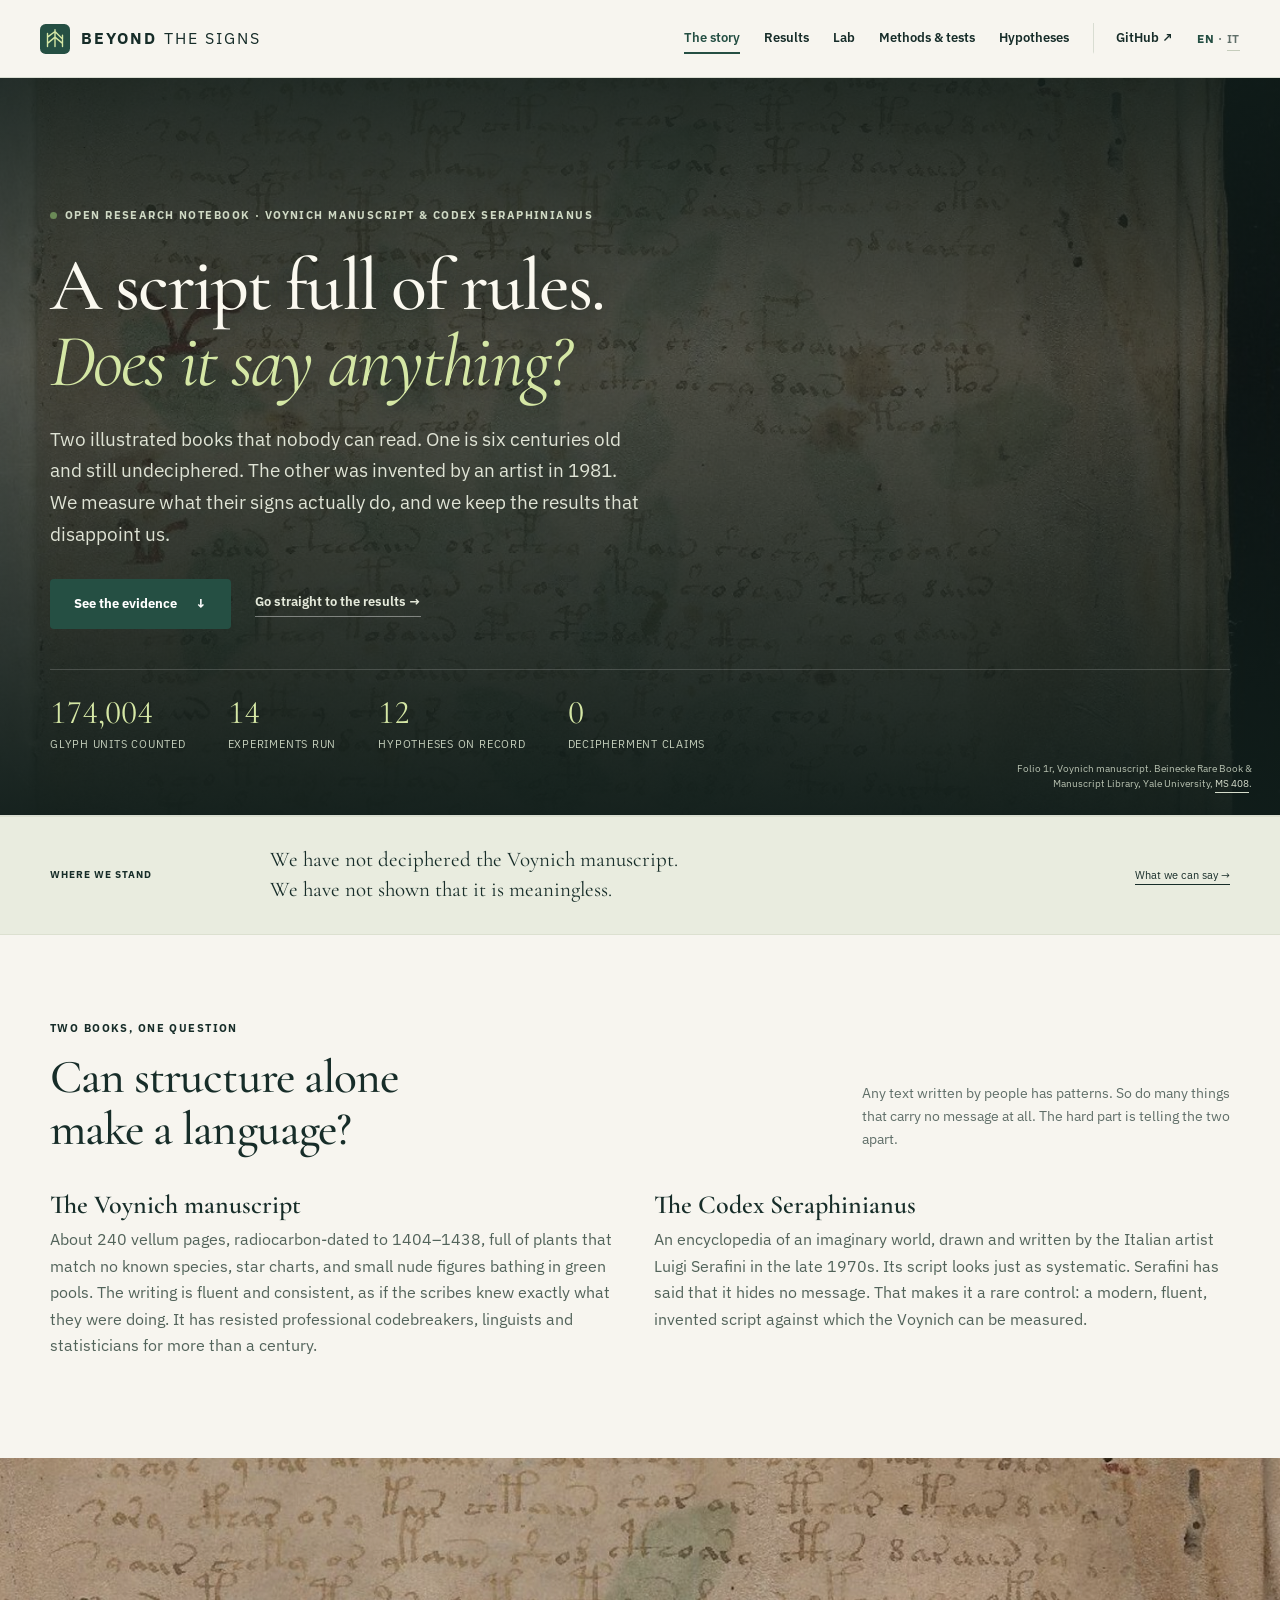
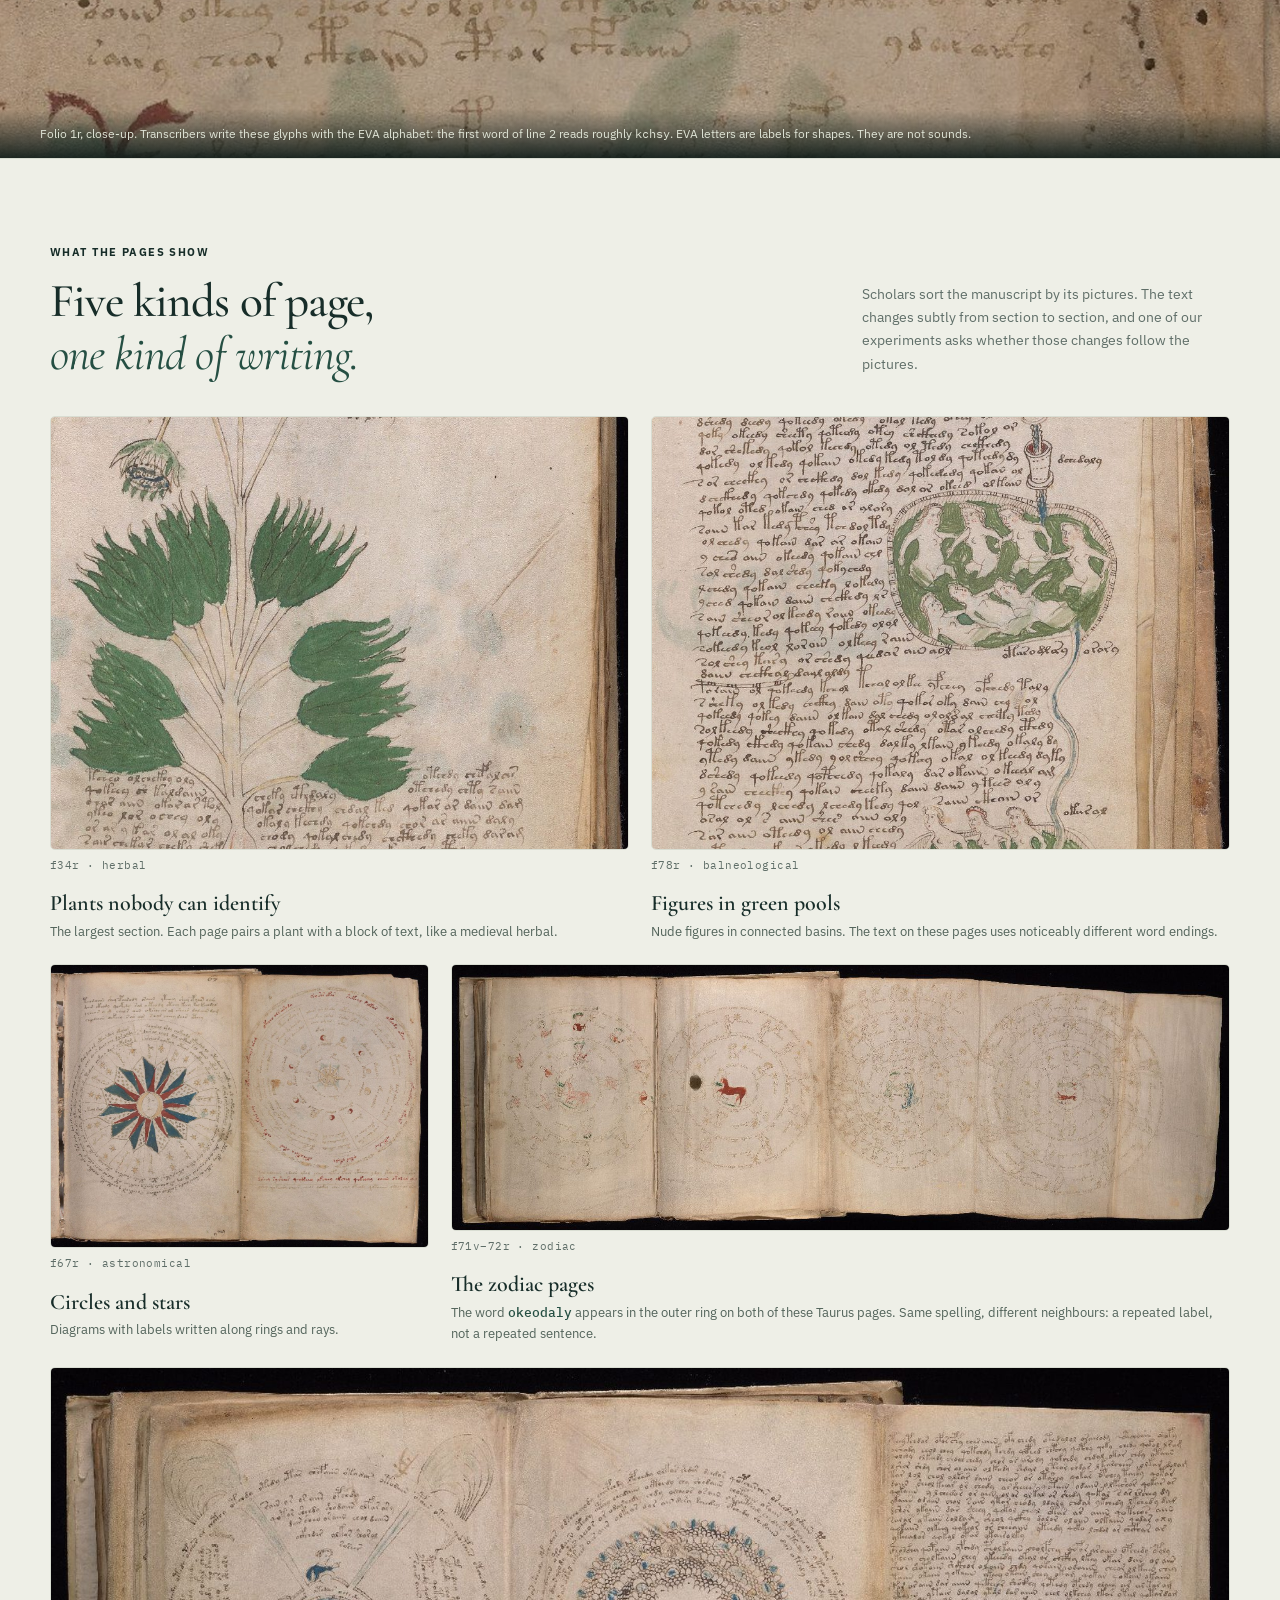
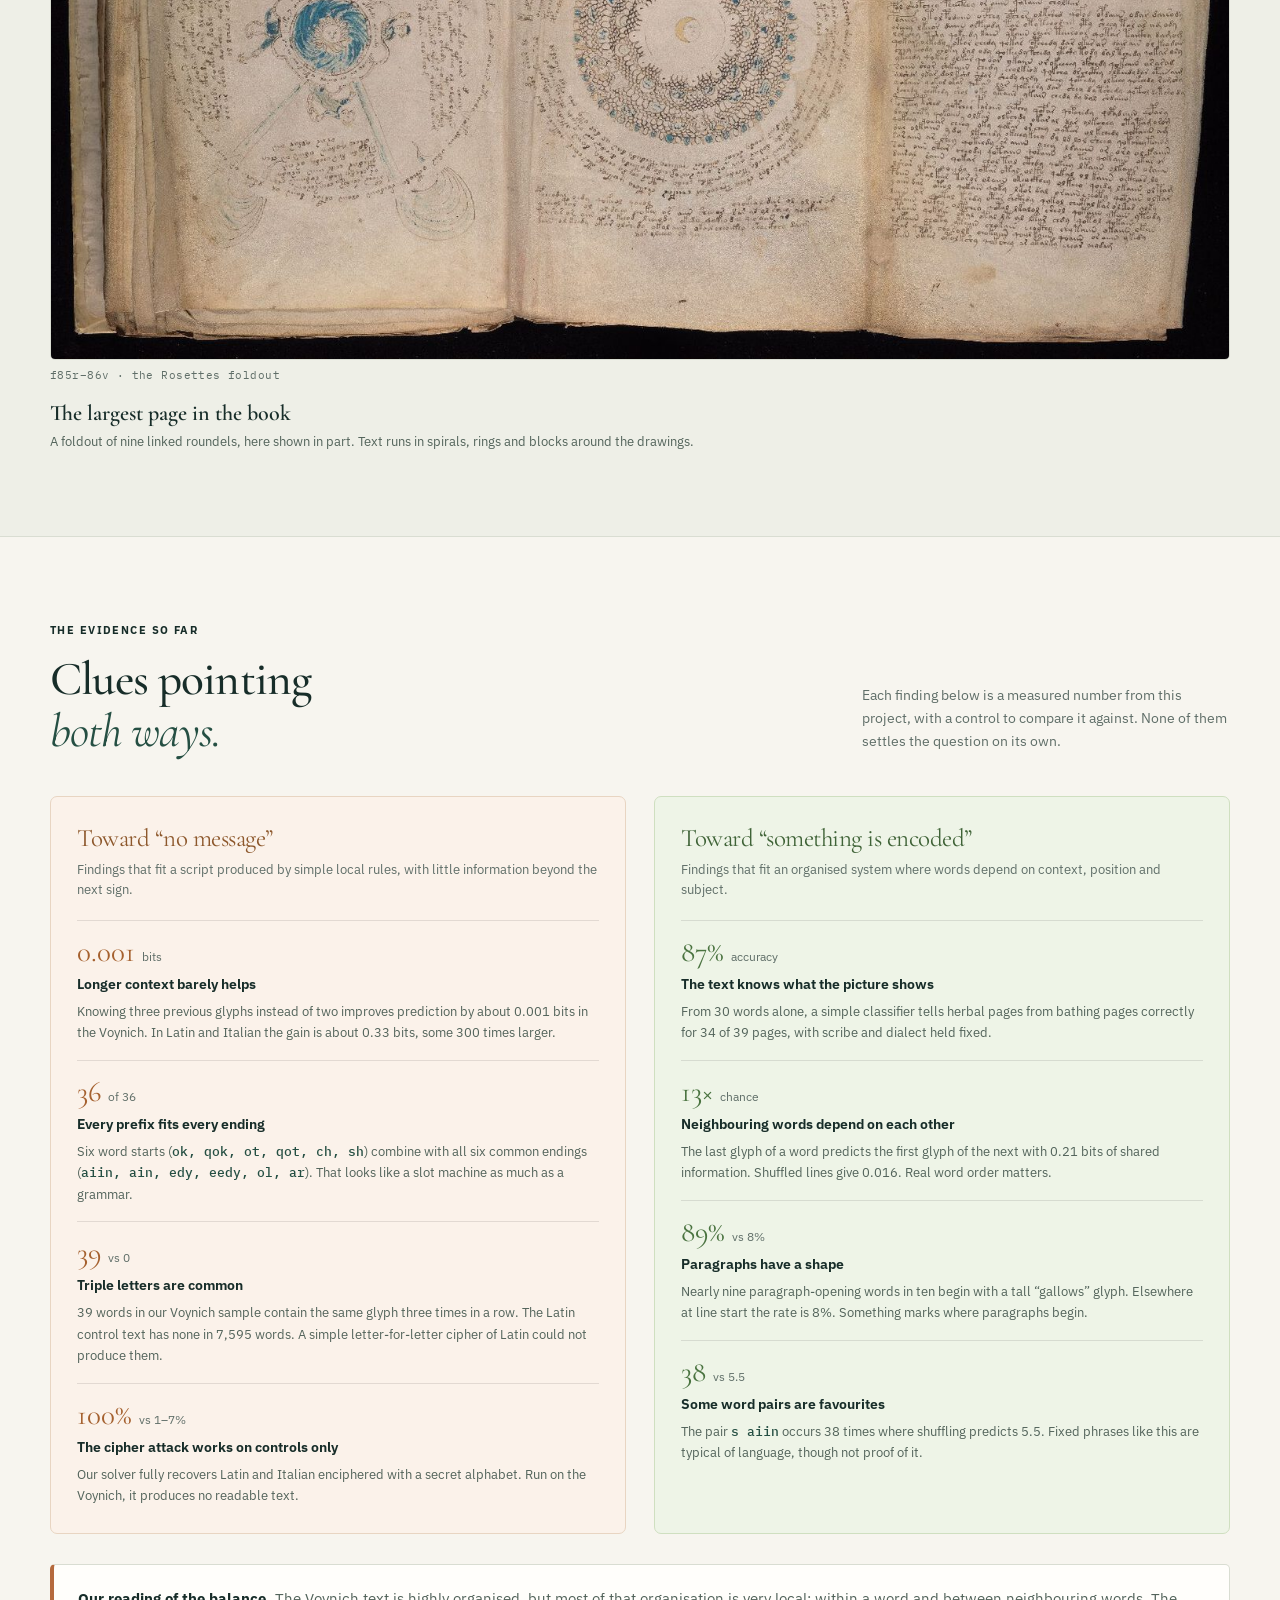
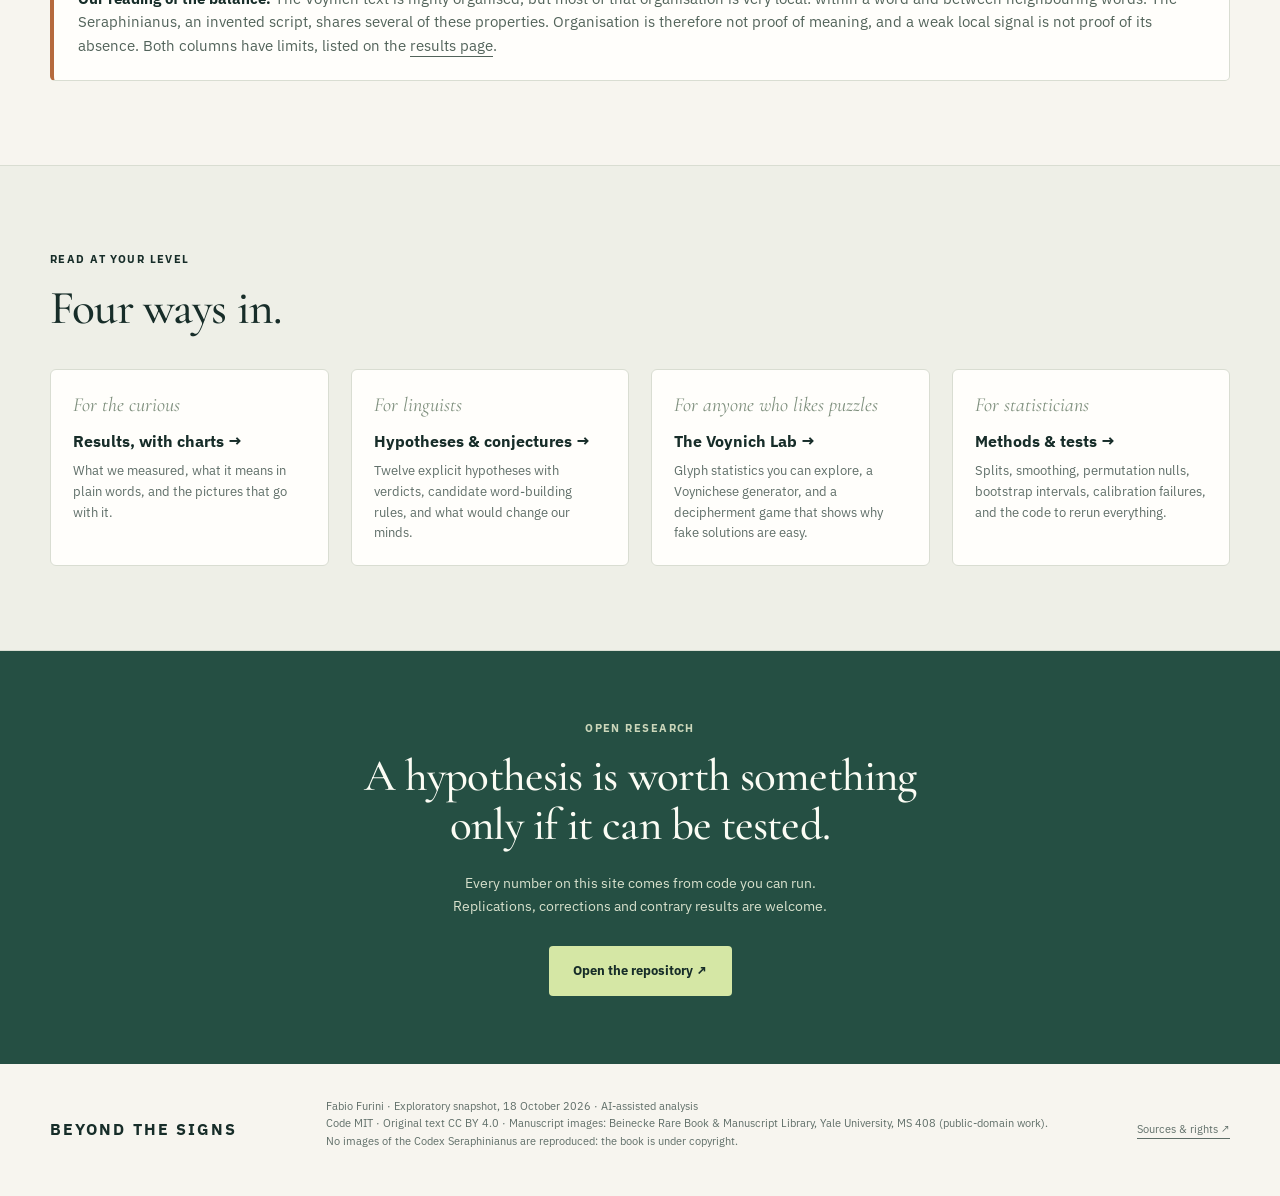
<file: docs/index.html>
<!doctype html>
<html lang="en">
<head>
<meta charset="utf-8">
<meta name="viewport" content="width=device-width,initial-scale=1,viewport-fit=cover">
<title>Beyond the Signs</title>
<meta name="description" content="An open, reproducible research notebook on the Voynich manuscript and the Codex Seraphinianus: what statistics can and cannot tell us about an unread script.">
<meta name="theme-color" content="#101d1a">
<link rel="alternate" hreflang="it" href="it/index.html">
<link rel="alternate" hreflang="en" href="index.html">
<link rel="icon" href="assets/mark.svg" type="image/svg+xml">
<link rel="preconnect" href="https://fonts.googleapis.com">
<link rel="preconnect" href="https://fonts.gstatic.com" crossorigin>
<link rel="stylesheet" href="https://fonts.googleapis.com/css2?family=Cormorant+Garamond:ital,wght@0,500;0,600;1,500&family=IBM+Plex+Mono:wght@400;500&family=IBM+Plex+Sans:wght@400;500;600;700&display=swap">
<link rel="stylesheet" href="styles.css">
<script defer src="app.js"></script>
</head>
<body>
<a class="skip" href="#main">Skip to content</a>
<header>
  <a class="brand" href="index.html"><img src="assets/mark.svg" width="30" height="30" alt=""><span>BEYOND<span class="brand-light"> THE SIGNS</span></span></a>
  <button id="menu" aria-controls="navigation" aria-expanded="false">Menu ☰</button>
  <nav id="navigation" aria-label="Main">
    <a href="index.html" aria-current="page">The story</a>
    <a href="results.html">Results</a>
    <a href="lab.html">Lab</a>
    <a href="methods.html">Methods &amp; tests</a>
    <a href="hypotheses.html">Hypotheses</a>
    <a class="nav-repo" href="https://github.com/fabiofurini/voynich-seraphinianus-lab">GitHub ↗</a>
    <span class="lang-switch"><b>EN</b> · <a href="it/index.html" hreflang="it" lang="it">IT</a></span>
  </nav>
</header>

<main id="main">
<section class="hero-img">
  <img src="assets/img/f1r.jpg" alt="Folio 1r of the Voynich manuscript: lines of unknown script around a faded green plant, with red initials.">
  <div class="hero-inner">
    <div class="eyebrow"><span class="dot"></span> Open research notebook · Voynich manuscript &amp; Codex Seraphinianus</div>
    <h1>A script full of rules.<br><em>Does it say anything?</em></h1>
    <p class="lead">Two illustrated books that nobody can read. One is six centuries old and still undeciphered. The other was invented by an artist in 1981. We measure what their signs actually do, and we keep the results that disappoint us.</p>
    <div class="actions">
      <a class="button primary" href="#clues">See the evidence <span>↓</span></a>
      <a class="text-link" href="results.html">Go straight to the results →</a>
    </div>
    <div class="hero-stats" aria-label="Project in numbers">
      <div><b>174,004</b><span>glyph units counted</span></div>
      <div><b>14</b><span>experiments run</span></div>
      <div><b>12</b><span>hypotheses on record</span></div>
      <div><b>0</b><span>decipherment claims</span></div>
    </div>
  </div>
  <p class="hero-credit">Folio 1r, Voynich manuscript. Beinecke Rare Book &amp; Manuscript Library, Yale University, <a href="https://collections.library.yale.edu/catalog/2002046">MS 408</a>.</p>
</section>

<div class="statement"><div class="wrap">
  <span class="label">Where we stand</span>
  <p>We have not deciphered the Voynich manuscript.<br>We have not shown that it is meaningless.</p>
  <a href="hypotheses.html">What we can say →</a>
</div></div>

<section class="band">
  <div class="wrap">
    <div class="section-head">
      <div>
        <div class="eyebrow">Two books, one question</div>
        <h2>Can structure alone<br>make a language?</h2>
      </div>
      <p>Any text written by people has patterns. So do many things that carry no message at all. The hard part is telling the two apart.</p>
    </div>
    <div class="two-cols" style="margin-top:10px">
      <div class="prose">
        <h3 style="font:600 26px/1.2 var(--serif)">The Voynich manuscript</h3>
        <p>About 240 vellum pages, radiocarbon-dated to 1404–1438, full of plants that match no known species, star charts, and small nude figures bathing in green pools. The writing is fluent and consistent, as if the scribes knew exactly what they were doing. It has resisted professional codebreakers, linguists and statisticians for more than a century.</p>
      </div>
      <div class="prose">
        <h3 style="font:600 26px/1.2 var(--serif)">The Codex Seraphinianus</h3>
        <p>An encyclopedia of an imaginary world, drawn and written by the Italian artist Luigi Serafini in the late 1970s. Its script looks just as systematic. Serafini has said that it hides no message. That makes it a rare control: a modern, fluent, invented script against which the Voynich can be measured.</p>
      </div>
    </div>
  </div>
</section>

<figure class="script-band">
  <img src="assets/img/script-detail.jpg" alt="Close-up of three lines of Voynich script from folio 1r, showing looped and gallows-shaped glyphs.">
  <figcaption class="band-caption">Folio 1r, close-up. Transcribers write these glyphs with the EVA alphabet: the first word of line 2 reads roughly <span style="font-family:var(--mono)">kchsy</span>. EVA letters are labels for shapes. They are not sounds.</figcaption>
</figure>

<section class="band band-alt">
  <div class="wrap">
    <div class="section-head">
      <div>
        <div class="eyebrow">What the pages show</div>
        <h2>Five kinds of page,<br><em>one kind of writing.</em></h2>
      </div>
      <p>Scholars sort the manuscript by its pictures. The text changes subtly from section to section, and one of our experiments asks whether those changes follow the pictures.</p>
    </div>
    <div class="gallery">
      <figure class="wide">
        <img src="assets/img/f34r.jpg" alt="Folio 34r: a single large plant with a root system and broad leaves, surrounded by text." loading="lazy">
        <span class="folio">f34r · herbal</span>
        <h3>Plants nobody can identify</h3>
        <p>The largest section. Each page pairs a plant with a block of text, like a medieval herbal.</p>
      </figure>
      <figure class="wide">
        <img src="assets/img/f78r.jpg" alt="Folio 78r: small nude female figures in green-blue pools connected by tubes." loading="lazy">
        <span class="folio">f78r · balneological</span>
        <h3>Figures in green pools</h3>
        <p>Nude figures in connected basins. The text on these pages uses noticeably different word endings.</p>
      </figure>
      <figure>
        <img src="assets/img/f67r.jpg" alt="Folio 67r: circular astronomical diagrams with stars and radiating text." loading="lazy">
        <span class="folio">f67r · astronomical</span>
        <h3>Circles and stars</h3>
        <p>Diagrams with labels written along rings and rays.</p>
      </figure>
      <figure class="wide" style="grid-column:span 4">
        <img src="assets/img/f71v-72r.jpg" alt="Folios 71v and 72r: zodiac roundels with a central animal and rings of figures holding stars." loading="lazy" style="aspect-ratio:auto">
        <span class="folio">f71v–72r · zodiac</span>
        <h3>The zodiac pages</h3>
        <p>The word <span class="eva">okeodaly</span> appears in the outer ring on both of these Taurus pages. Same spelling, different neighbours: a repeated label, not a repeated sentence.</p>
      </figure>
      <figure class="full">
        <img src="assets/img/f85r-86v.jpg" alt="Part of the Rosettes foldout, folios 85r and 86v: a circular diagram with a crescent moon at its centre and dense text." loading="lazy">
        <span class="folio">f85r–86v · the Rosettes foldout</span>
        <h3>The largest page in the book</h3>
        <p>A foldout of nine linked roundels, here shown in part. Text runs in spirals, rings and blocks around the drawings.</p>
      </figure>
    </div>
  </div>
</section>

<section class="band" id="clues">
  <div class="wrap">
    <div class="section-head">
      <div>
        <div class="eyebrow">The evidence so far</div>
        <h2>Clues pointing<br><em>both ways.</em></h2>
      </div>
      <p>Each finding below is a measured number from this project, with a control to compare it against. None of them settles the question on its own.</p>
    </div>

    <div class="two-cols">
      <div class="col toward-no">
        <h3>Toward “no message”</h3>
        <p class="summary-line">Findings that fit a script produced by simple local rules, with little information beyond the next sign.</p>
        <div class="clue">
          <span class="num-big">0.001 <small>bits</small></span>
          <h4>Longer context barely helps</h4>
          <p>Knowing three previous glyphs instead of two improves prediction by about 0.001 bits in the Voynich. In Latin and Italian the gain is about 0.33 bits, some 300 times larger.</p>
        </div>
        <div class="clue">
          <span class="num-big">36 <small>of 36</small></span>
          <h4>Every prefix fits every ending</h4>
          <p>Six word starts (<span class="eva">ok, qok, ot, qot, ch, sh</span>) combine with all six common endings (<span class="eva">aiin, ain, edy, eedy, ol, ar</span>). That looks like a slot machine as much as a grammar.</p>
        </div>
        <div class="clue">
          <span class="num-big">39 <small>vs 0</small></span>
          <h4>Triple letters are common</h4>
          <p>39 words in our Voynich sample contain the same glyph three times in a row. The Latin control text has none in 7,595 words. A simple letter-for-letter cipher of Latin could not produce them.</p>
        </div>
        <div class="clue">
          <span class="num-big">100% <small>vs 1–7%</small></span>
          <h4>The cipher attack works on controls only</h4>
          <p>Our solver fully recovers Latin and Italian enciphered with a secret alphabet. Run on the Voynich, it produces no readable text.</p>
        </div>
      </div>

      <div class="col toward-yes">
        <h3>Toward “something is encoded”</h3>
        <p class="summary-line">Findings that fit an organised system where words depend on context, position and subject.</p>
        <div class="clue">
          <span class="num-big">87% <small>accuracy</small></span>
          <h4>The text knows what the picture shows</h4>
          <p>From 30 words alone, a simple classifier tells herbal pages from bathing pages correctly for 34 of 39 pages, with scribe and dialect held fixed.</p>
        </div>
        <div class="clue">
          <span class="num-big">13× <small>chance</small></span>
          <h4>Neighbouring words depend on each other</h4>
          <p>The last glyph of a word predicts the first glyph of the next with 0.21 bits of shared information. Shuffled lines give 0.016. Real word order matters.</p>
        </div>
        <div class="clue">
          <span class="num-big">89% <small>vs 8%</small></span>
          <h4>Paragraphs have a shape</h4>
          <p>Nearly nine paragraph-opening words in ten begin with a tall “gallows” glyph. Elsewhere at line start the rate is 8%. Something marks where paragraphs begin.</p>
        </div>
        <div class="clue">
          <span class="num-big">38 <small>vs 5.5</small></span>
          <h4>Some word pairs are favourites</h4>
          <p>The pair <span class="eva">s aiin</span> occurs 38 times where shuffling predicts 5.5. Fixed phrases like this are typical of language, though not proof of it.</p>
        </div>
      </div>
    </div>

    <div class="balance">
      <p><strong>Our reading of the balance.</strong> The Voynich text is highly organised, but most of that organisation is very local: within a word and between neighbouring words. The Seraphinianus, an invented script, shares several of these properties. Organisation is therefore not proof of meaning, and a weak local signal is not proof of its absence. Both columns have limits, listed on the <a href="results.html">results page</a>.</p>
    </div>
  </div>
</section>

<section class="band band-alt">
  <div class="wrap">
    <div class="eyebrow">Read at your level</div>
    <h2>Four ways in.</h2>
    <div class="paths">
      <a href="results.html">
        <span class="n">For the curious</span>
        <h3>Results, with charts →</h3>
        <p>What we measured, what it means in plain words, and the pictures that go with it.</p>
      </a>
      <a href="hypotheses.html">
        <span class="n">For linguists</span>
        <h3>Hypotheses &amp; conjectures →</h3>
        <p>Twelve explicit hypotheses with verdicts, candidate word-building rules, and what would change our minds.</p>
      </a>
      <a href="lab.html">
        <span class="n">For anyone who likes puzzles</span>
        <h3>The Voynich Lab →</h3>
        <p>Glyph statistics you can explore, a Voynichese generator, and a decipherment game that shows why fake solutions are easy.</p>
      </a>
      <a href="methods.html">
        <span class="n">For statisticians</span>
        <h3>Methods &amp; tests →</h3>
        <p>Splits, smoothing, permutation nulls, bootstrap intervals, calibration failures, and the code to rerun everything.</p>
      </a>
    </div>
  </div>
</section>

<section class="closing">
  <div class="wrap">
    <div class="eyebrow">Open research</div>
    <h2>A hypothesis is worth something<br>only if it can be tested.</h2>
    <p>Every number on this site comes from code you can run. Replications, corrections and contrary results are welcome.</p>
    <a class="button" href="https://github.com/fabiofurini/voynich-seraphinianus-lab">Open the repository ↗</a>
  </div>
</section>
</main>

<footer class="wrap">
  <a class="brand" href="index.html">BEYOND THE SIGNS</a>
  <p>Fabio Furini · Exploratory snapshot, 18 October 2026 · AI-assisted analysis<br>
  Code MIT · Original text CC BY 4.0 · Manuscript images: Beinecke Rare Book &amp; Manuscript Library, Yale University, MS 408 (public-domain work).<br>
  No images of the Codex Seraphinianus are reproduced: the book is under copyright.</p>
  <a href="https://github.com/fabiofurini/voynich-seraphinianus-lab/blob/main/RIGHTS.md">Sources &amp; rights ↗</a>
</footer>
</body>
</html>
</file>
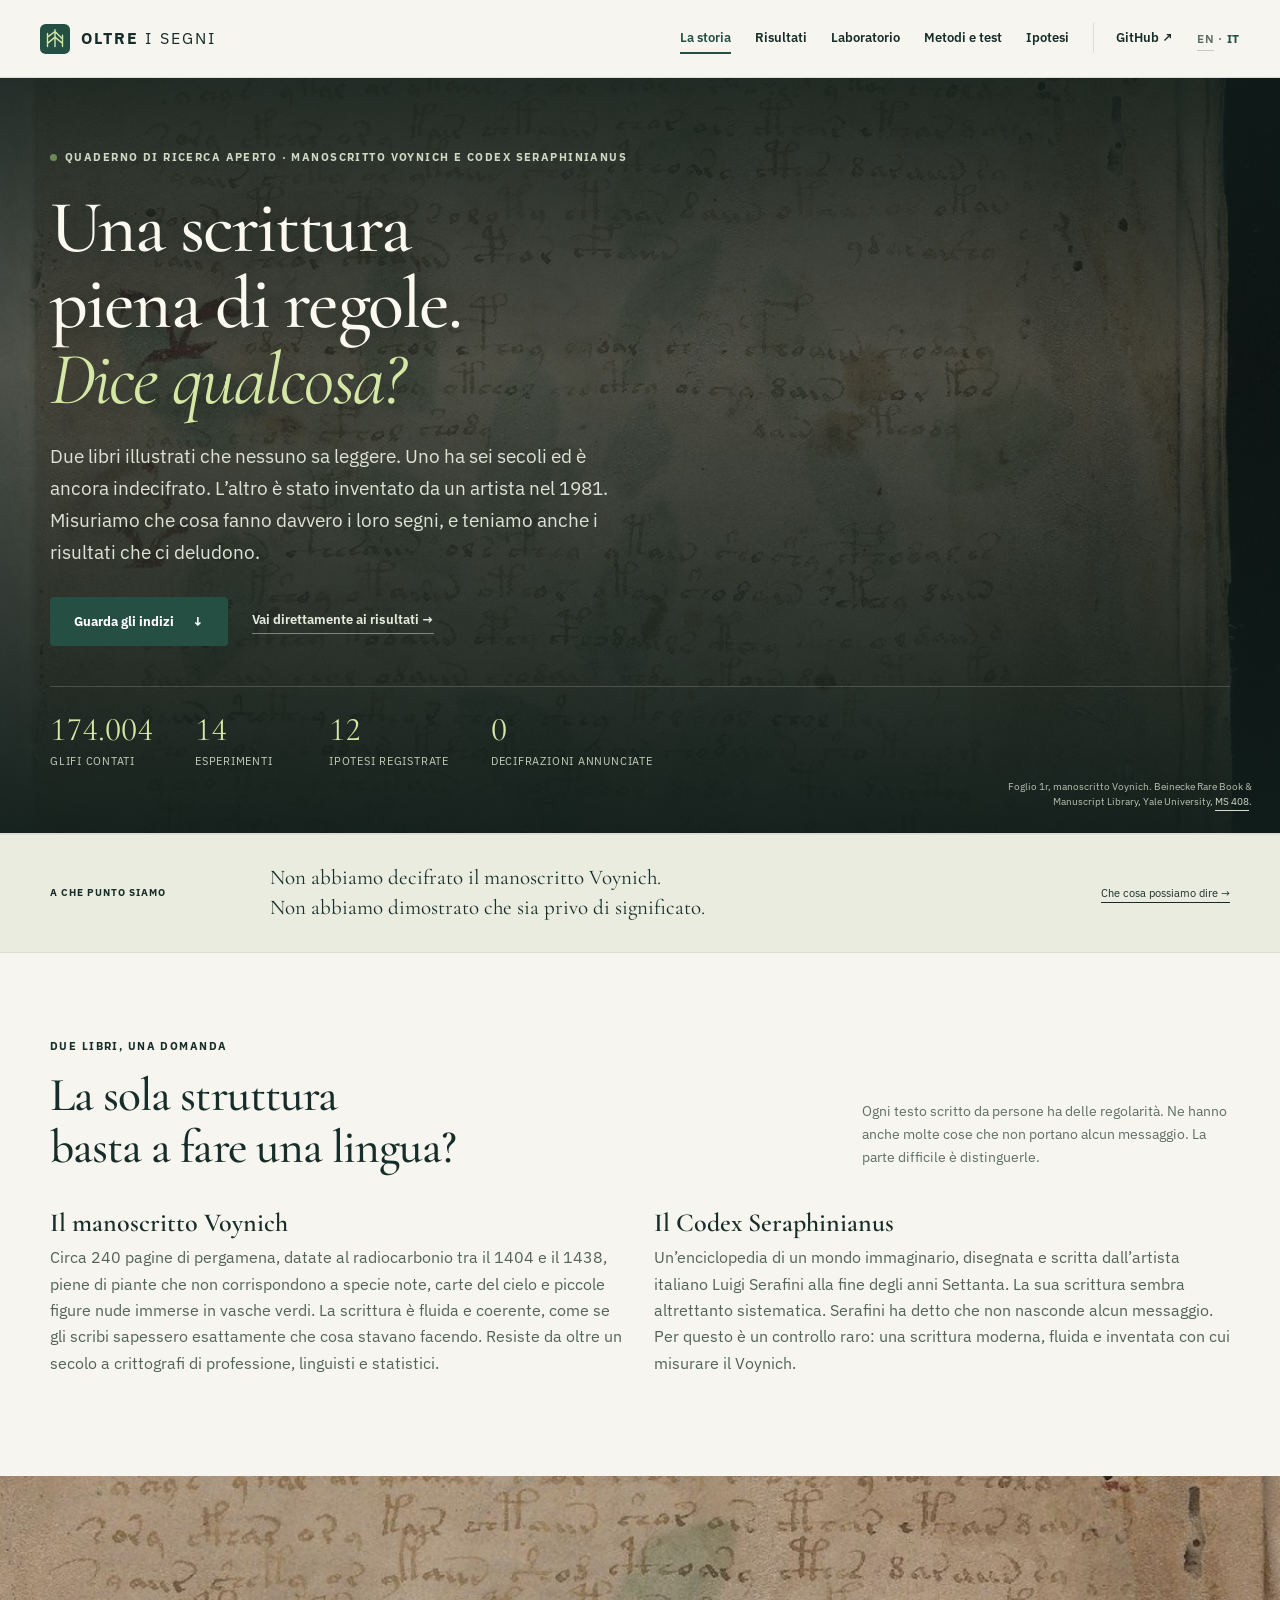
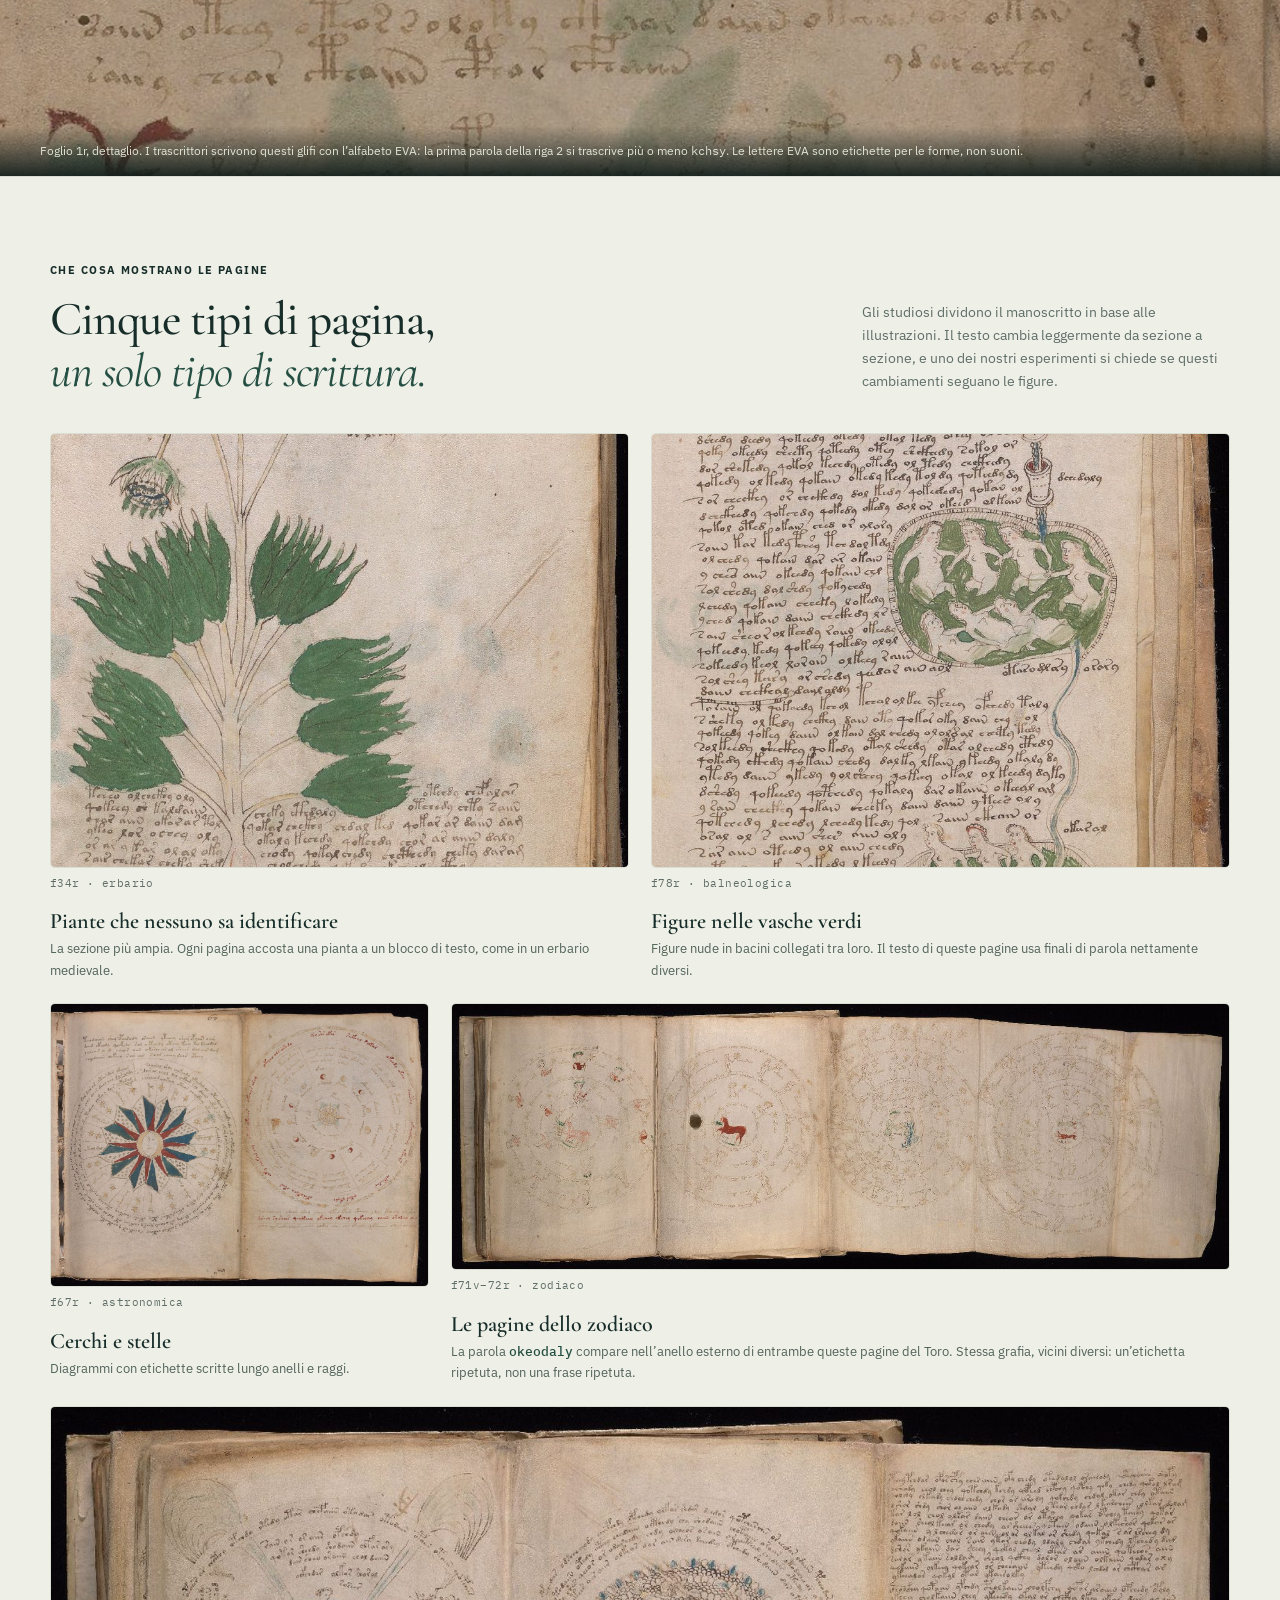
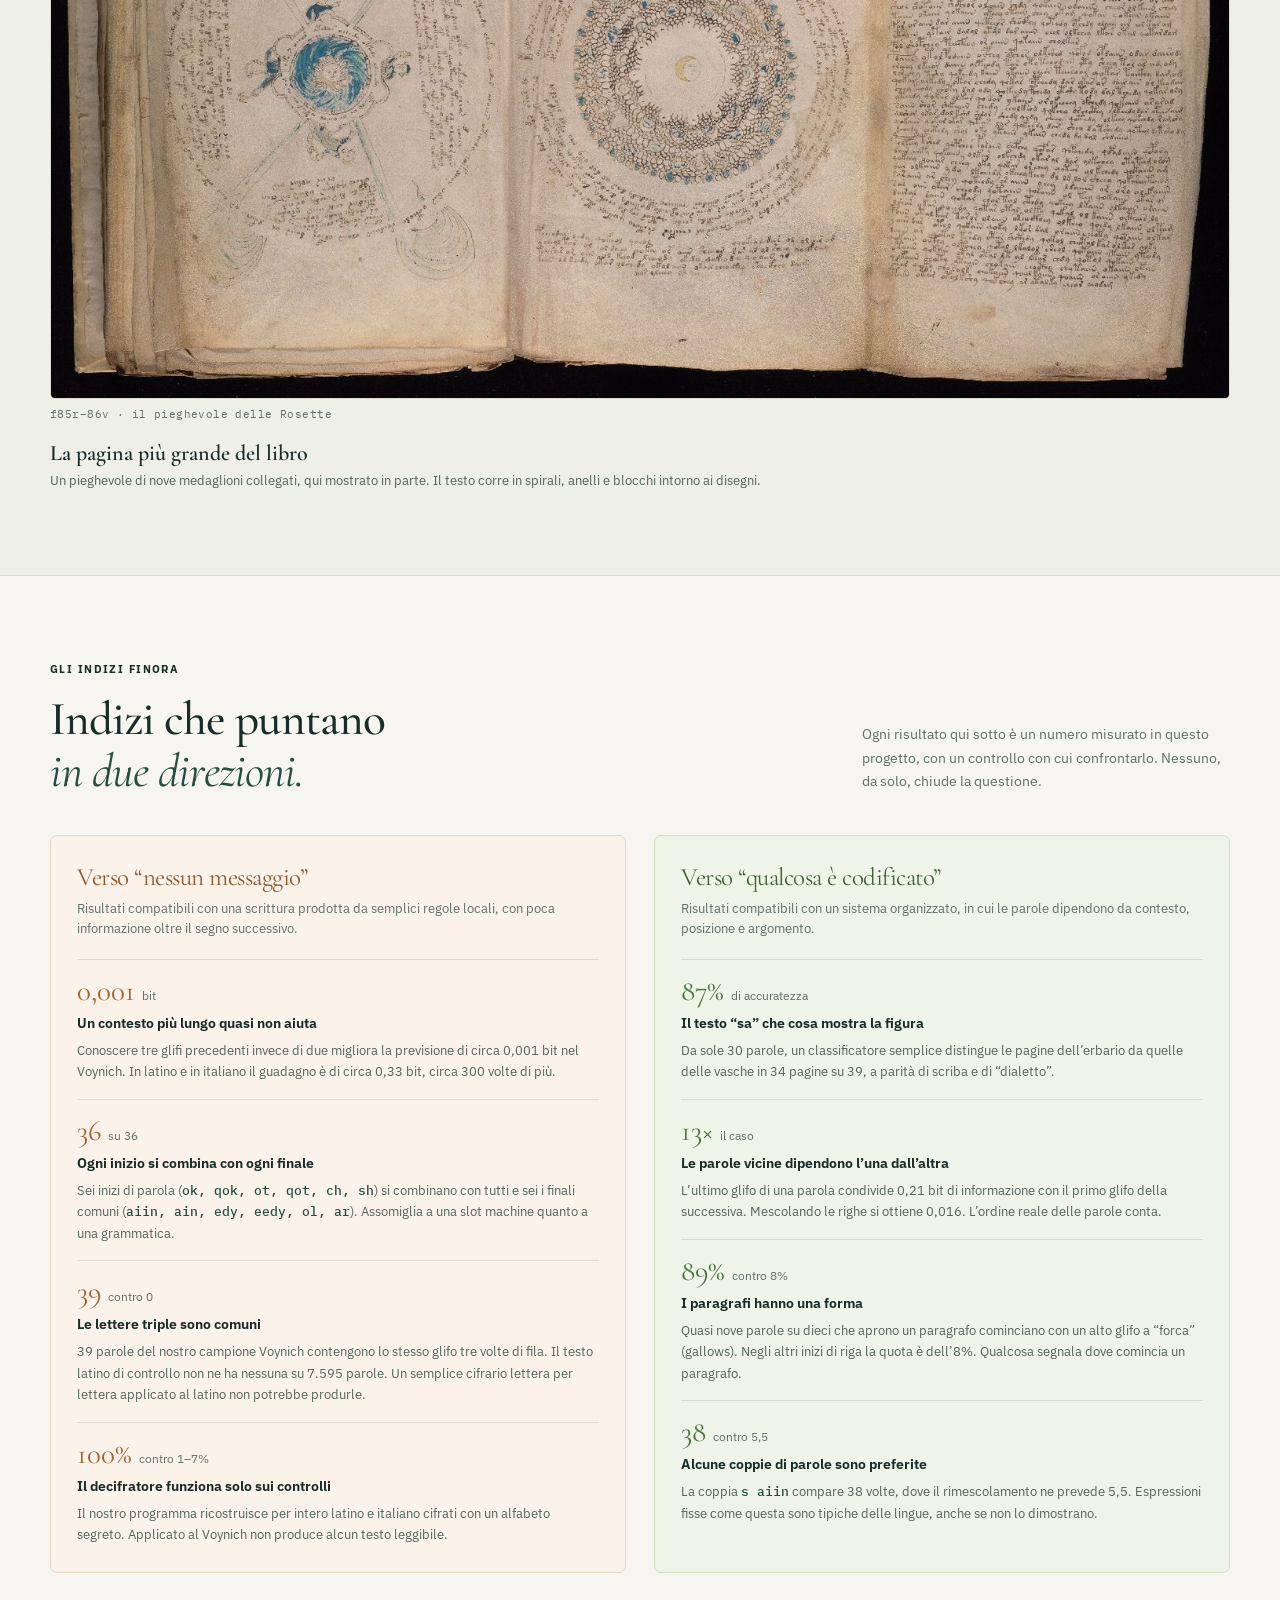
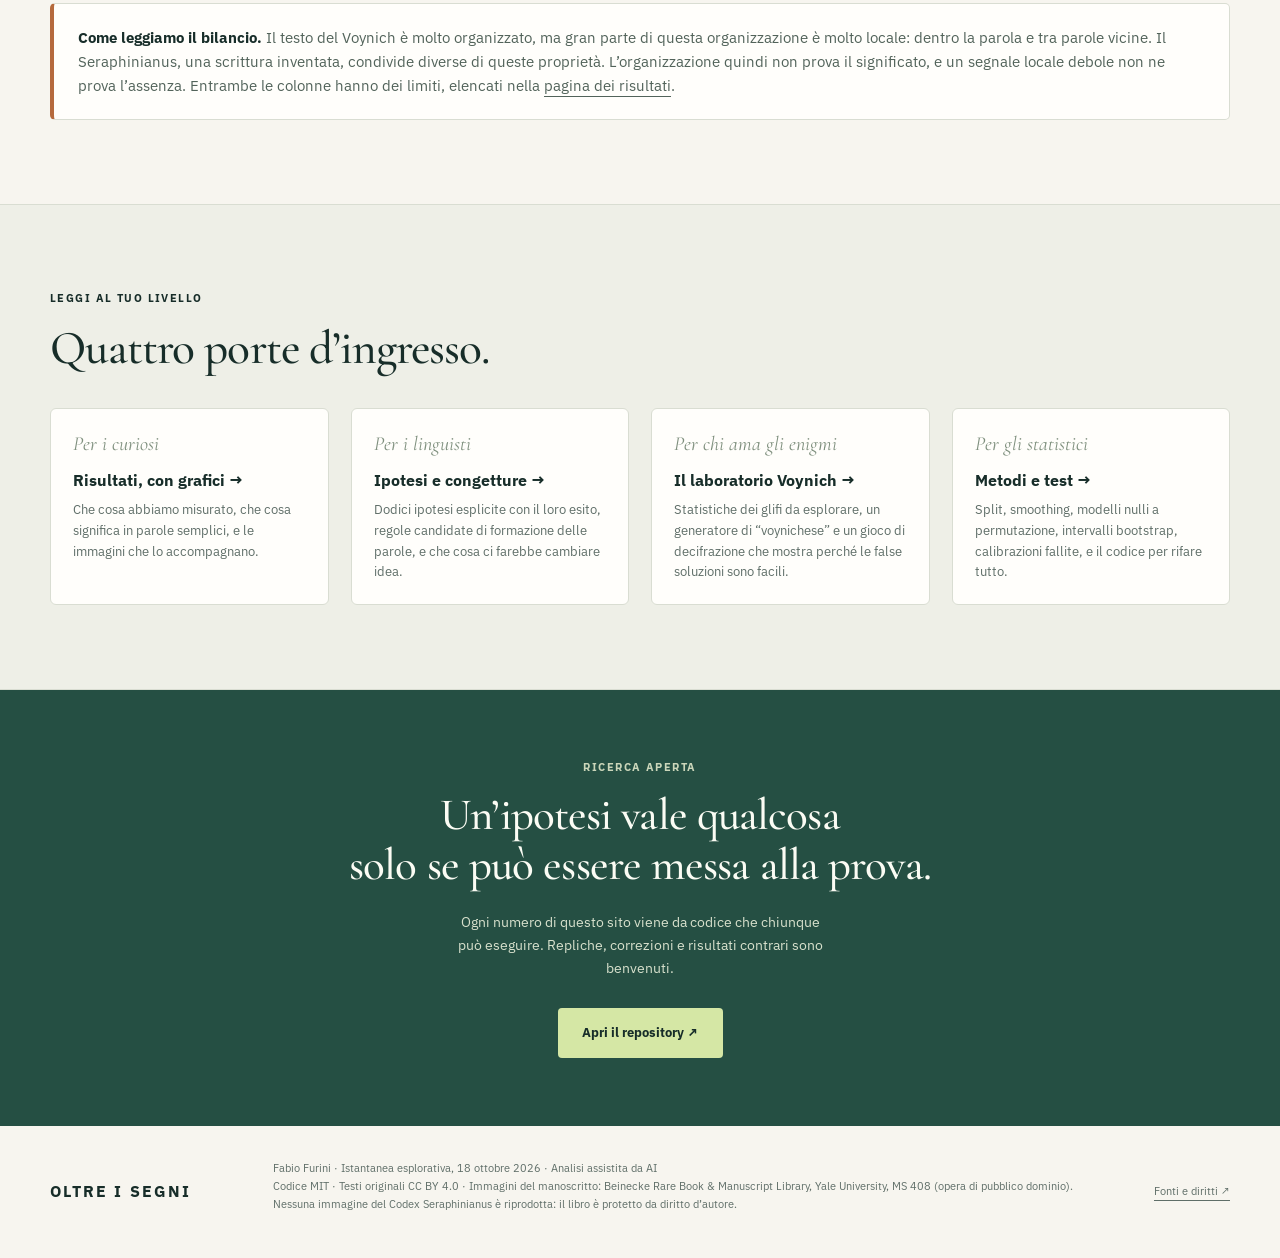
<file: docs/it/index.html>
<!doctype html>
<html lang="it">
<head>
<meta charset="utf-8">
<meta name="viewport" content="width=device-width,initial-scale=1,viewport-fit=cover">
<title>Oltre i segni</title>
<meta name="description" content="Un quaderno di ricerca aperto e riproducibile sul manoscritto Voynich e il Codex Seraphinianus: cosa la statistica può dire, e cosa no, su una scrittura che nessuno sa leggere.">
<meta name="theme-color" content="#101d1a">
<link rel="alternate" hreflang="en" href="../index.html">
<link rel="alternate" hreflang="it" href="index.html">
<link rel="icon" href="../assets/mark.svg" type="image/svg+xml">
<link rel="preconnect" href="https://fonts.googleapis.com">
<link rel="preconnect" href="https://fonts.gstatic.com" crossorigin>
<link rel="stylesheet" href="https://fonts.googleapis.com/css2?family=Cormorant+Garamond:ital,wght@0,500;0,600;1,500&family=IBM+Plex+Mono:wght@400;500&family=IBM+Plex+Sans:wght@400;500;600;700&display=swap">
<link rel="stylesheet" href="../styles.css">
<script defer src="../app.js"></script>
</head>
<body>
<a class="skip" href="#main">Vai al contenuto</a>
<header>
  <a class="brand" href="index.html"><img src="../assets/mark.svg" width="30" height="30" alt=""><span>OLTRE<span class="brand-light"> I SEGNI</span></span></a>
  <button id="menu" aria-controls="navigation" aria-expanded="false">Menu ☰</button>
  <nav id="navigation" aria-label="Principale">
    <a href="index.html" aria-current="page">La storia</a>
    <a href="results.html">Risultati</a>
    <a href="lab.html">Laboratorio</a>
    <a href="methods.html">Metodi e test</a>
    <a href="hypotheses.html">Ipotesi</a>
    <a class="nav-repo" href="https://github.com/fabiofurini/voynich-seraphinianus-lab">GitHub ↗</a>
    <span class="lang-switch"><a href="../index.html" hreflang="en" lang="en">EN</a> · <b>IT</b></span>
  </nav>
</header>

<main id="main">
<section class="hero-img">
  <img src="../assets/img/f1r.jpg" alt="Foglio 1r del manoscritto Voynich: righe di una scrittura sconosciuta intorno a una pianta verde sbiadita, con iniziali rosse.">
  <div class="hero-inner">
    <div class="eyebrow"><span class="dot"></span> Quaderno di ricerca aperto · Manoscritto Voynich e Codex Seraphinianus</div>
    <h1>Una scrittura piena di regole.<br><em>Dice qualcosa?</em></h1>
    <p class="lead">Due libri illustrati che nessuno sa leggere. Uno ha sei secoli ed è ancora indecifrato. L’altro è stato inventato da un artista nel 1981. Misuriamo che cosa fanno davvero i loro segni, e teniamo anche i risultati che ci deludono.</p>
    <div class="actions">
      <a class="button primary" href="#clues">Guarda gli indizi <span>↓</span></a>
      <a class="text-link" href="results.html">Vai direttamente ai risultati →</a>
    </div>
    <div class="hero-stats" aria-label="Il progetto in numeri">
      <div><b>174.004</b><span>glifi contati</span></div>
      <div><b>14</b><span>esperimenti</span></div>
      <div><b>12</b><span>ipotesi registrate</span></div>
      <div><b>0</b><span>decifrazioni annunciate</span></div>
    </div>
  </div>
  <p class="hero-credit">Foglio 1r, manoscritto Voynich. Beinecke Rare Book &amp; Manuscript Library, Yale University, <a href="https://collections.library.yale.edu/catalog/2002046">MS 408</a>.</p>
</section>

<div class="statement"><div class="wrap">
  <span class="label">A che punto siamo</span>
  <p>Non abbiamo decifrato il manoscritto Voynich.<br>Non abbiamo dimostrato che sia privo di significato.</p>
  <a href="hypotheses.html">Che cosa possiamo dire →</a>
</div></div>

<section class="band">
  <div class="wrap">
    <div class="section-head">
      <div>
        <div class="eyebrow">Due libri, una domanda</div>
        <h2>La sola struttura<br>basta a fare una lingua?</h2>
      </div>
      <p>Ogni testo scritto da persone ha delle regolarità. Ne hanno anche molte cose che non portano alcun messaggio. La parte difficile è distinguerle.</p>
    </div>
    <div class="two-cols" style="margin-top:10px">
      <div class="prose">
        <h3 style="font:600 26px/1.2 var(--serif)">Il manoscritto Voynich</h3>
        <p>Circa 240 pagine di pergamena, datate al radiocarbonio tra il 1404 e il 1438, piene di piante che non corrispondono a specie note, carte del cielo e piccole figure nude immerse in vasche verdi. La scrittura è fluida e coerente, come se gli scribi sapessero esattamente che cosa stavano facendo. Resiste da oltre un secolo a crittografi di professione, linguisti e statistici.</p>
      </div>
      <div class="prose">
        <h3 style="font:600 26px/1.2 var(--serif)">Il Codex Seraphinianus</h3>
        <p>Un’enciclopedia di un mondo immaginario, disegnata e scritta dall’artista italiano Luigi Serafini alla fine degli anni Settanta. La sua scrittura sembra altrettanto sistematica. Serafini ha detto che non nasconde alcun messaggio. Per questo è un controllo raro: una scrittura moderna, fluida e inventata con cui misurare il Voynich.</p>
      </div>
    </div>
  </div>
</section>

<figure class="script-band">
  <img src="../assets/img/script-detail.jpg" alt="Dettaglio di tre righe di scrittura Voynich dal foglio 1r, con glifi ad anello e a forma di forca.">
  <figcaption class="band-caption">Foglio 1r, dettaglio. I trascrittori scrivono questi glifi con l’alfabeto EVA: la prima parola della riga 2 si trascrive più o meno <span style="font-family:var(--mono)">kchsy</span>. Le lettere EVA sono etichette per le forme, non suoni.</figcaption>
</figure>

<section class="band band-alt">
  <div class="wrap">
    <div class="section-head">
      <div>
        <div class="eyebrow">Che cosa mostrano le pagine</div>
        <h2>Cinque tipi di pagina,<br><em>un solo tipo di scrittura.</em></h2>
      </div>
      <p>Gli studiosi dividono il manoscritto in base alle illustrazioni. Il testo cambia leggermente da sezione a sezione, e uno dei nostri esperimenti si chiede se questi cambiamenti seguano le figure.</p>
    </div>
    <div class="gallery">
      <figure class="wide">
        <img src="../assets/img/f34r.jpg" alt="Foglio 34r: una grande pianta con radici e foglie larghe, circondata dal testo." loading="lazy">
        <span class="folio">f34r · erbario</span>
        <h3>Piante che nessuno sa identificare</h3>
        <p>La sezione più ampia. Ogni pagina accosta una pianta a un blocco di testo, come in un erbario medievale.</p>
      </figure>
      <figure class="wide">
        <img src="../assets/img/f78r.jpg" alt="Foglio 78r: piccole figure femminili nude in vasche verdi e azzurre collegate da tubi." loading="lazy">
        <span class="folio">f78r · balneologica</span>
        <h3>Figure nelle vasche verdi</h3>
        <p>Figure nude in bacini collegati tra loro. Il testo di queste pagine usa finali di parola nettamente diversi.</p>
      </figure>
      <figure>
        <img src="../assets/img/f67r.jpg" alt="Foglio 67r: diagrammi astronomici circolari con stelle e testo disposto a raggiera." loading="lazy">
        <span class="folio">f67r · astronomica</span>
        <h3>Cerchi e stelle</h3>
        <p>Diagrammi con etichette scritte lungo anelli e raggi.</p>
      </figure>
      <figure class="wide" style="grid-column:span 4">
        <img src="../assets/img/f71v-72r.jpg" alt="Fogli 71v e 72r: medaglioni zodiacali con un animale al centro e anelli di figure che reggono stelle." loading="lazy" style="aspect-ratio:auto">
        <span class="folio">f71v–72r · zodiaco</span>
        <h3>Le pagine dello zodiaco</h3>
        <p>La parola <span class="eva">okeodaly</span> compare nell’anello esterno di entrambe queste pagine del Toro. Stessa grafia, vicini diversi: un’etichetta ripetuta, non una frase ripetuta.</p>
      </figure>
      <figure class="full">
        <img src="../assets/img/f85r-86v.jpg" alt="Parte del pieghevole delle Rosette, fogli 85r e 86v: un diagramma circolare con una falce di luna al centro e testo fitto." loading="lazy">
        <span class="folio">f85r–86v · il pieghevole delle Rosette</span>
        <h3>La pagina più grande del libro</h3>
        <p>Un pieghevole di nove medaglioni collegati, qui mostrato in parte. Il testo corre in spirali, anelli e blocchi intorno ai disegni.</p>
      </figure>
    </div>
  </div>
</section>

<section class="band" id="clues">
  <div class="wrap">
    <div class="section-head">
      <div>
        <div class="eyebrow">Gli indizi finora</div>
        <h2>Indizi che puntano<br><em>in due direzioni.</em></h2>
      </div>
      <p>Ogni risultato qui sotto è un numero misurato in questo progetto, con un controllo con cui confrontarlo. Nessuno, da solo, chiude la questione.</p>
    </div>

    <div class="two-cols">
      <div class="col toward-no">
        <h3>Verso “nessun messaggio”</h3>
        <p class="summary-line">Risultati compatibili con una scrittura prodotta da semplici regole locali, con poca informazione oltre il segno successivo.</p>
        <div class="clue">
          <span class="num-big">0,001 <small>bit</small></span>
          <h4>Un contesto più lungo quasi non aiuta</h4>
          <p>Conoscere tre glifi precedenti invece di due migliora la previsione di circa 0,001 bit nel Voynich. In latino e in italiano il guadagno è di circa 0,33 bit, circa 300 volte di più.</p>
        </div>
        <div class="clue">
          <span class="num-big">36 <small>su 36</small></span>
          <h4>Ogni inizio si combina con ogni finale</h4>
          <p>Sei inizi di parola (<span class="eva">ok, qok, ot, qot, ch, sh</span>) si combinano con tutti e sei i finali comuni (<span class="eva">aiin, ain, edy, eedy, ol, ar</span>). Assomiglia a una slot machine quanto a una grammatica.</p>
        </div>
        <div class="clue">
          <span class="num-big">39 <small>contro 0</small></span>
          <h4>Le lettere triple sono comuni</h4>
          <p>39 parole del nostro campione Voynich contengono lo stesso glifo tre volte di fila. Il testo latino di controllo non ne ha nessuna su 7.595 parole. Un semplice cifrario lettera per lettera applicato al latino non potrebbe produrle.</p>
        </div>
        <div class="clue">
          <span class="num-big">100% <small>contro 1–7%</small></span>
          <h4>Il decifratore funziona solo sui controlli</h4>
          <p>Il nostro programma ricostruisce per intero latino e italiano cifrati con un alfabeto segreto. Applicato al Voynich non produce alcun testo leggibile.</p>
        </div>
      </div>

      <div class="col toward-yes">
        <h3>Verso “qualcosa è codificato”</h3>
        <p class="summary-line">Risultati compatibili con un sistema organizzato, in cui le parole dipendono da contesto, posizione e argomento.</p>
        <div class="clue">
          <span class="num-big">87% <small>di accuratezza</small></span>
          <h4>Il testo “sa” che cosa mostra la figura</h4>
          <p>Da sole 30 parole, un classificatore semplice distingue le pagine dell’erbario da quelle delle vasche in 34 pagine su 39, a parità di scriba e di “dialetto”.</p>
        </div>
        <div class="clue">
          <span class="num-big">13× <small>il caso</small></span>
          <h4>Le parole vicine dipendono l’una dall’altra</h4>
          <p>L’ultimo glifo di una parola condivide 0,21 bit di informazione con il primo glifo della successiva. Mescolando le righe si ottiene 0,016. L’ordine reale delle parole conta.</p>
        </div>
        <div class="clue">
          <span class="num-big">89% <small>contro 8%</small></span>
          <h4>I paragrafi hanno una forma</h4>
          <p>Quasi nove parole su dieci che aprono un paragrafo cominciano con un alto glifo a “forca” (gallows). Negli altri inizi di riga la quota è dell’8%. Qualcosa segnala dove comincia un paragrafo.</p>
        </div>
        <div class="clue">
          <span class="num-big">38 <small>contro 5,5</small></span>
          <h4>Alcune coppie di parole sono preferite</h4>
          <p>La coppia <span class="eva">s aiin</span> compare 38 volte, dove il rimescolamento ne prevede 5,5. Espressioni fisse come questa sono tipiche delle lingue, anche se non lo dimostrano.</p>
        </div>
      </div>
    </div>

    <div class="balance">
      <p><strong>Come leggiamo il bilancio.</strong> Il testo del Voynich è molto organizzato, ma gran parte di questa organizzazione è molto locale: dentro la parola e tra parole vicine. Il Seraphinianus, una scrittura inventata, condivide diverse di queste proprietà. L’organizzazione quindi non prova il significato, e un segnale locale debole non ne prova l’assenza. Entrambe le colonne hanno dei limiti, elencati nella <a href="results.html">pagina dei risultati</a>.</p>
    </div>
  </div>
</section>

<section class="band band-alt">
  <div class="wrap">
    <div class="eyebrow">Leggi al tuo livello</div>
    <h2>Quattro porte d’ingresso.</h2>
    <div class="paths">
      <a href="results.html">
        <span class="n">Per i curiosi</span>
        <h3>Risultati, con grafici →</h3>
        <p>Che cosa abbiamo misurato, che cosa significa in parole semplici, e le immagini che lo accompagnano.</p>
      </a>
      <a href="hypotheses.html">
        <span class="n">Per i linguisti</span>
        <h3>Ipotesi e congetture →</h3>
        <p>Dodici ipotesi esplicite con il loro esito, regole candidate di formazione delle parole, e che cosa ci farebbe cambiare idea.</p>
      </a>
      <a href="lab.html">
        <span class="n">Per chi ama gli enigmi</span>
        <h3>Il laboratorio Voynich →</h3>
        <p>Statistiche dei glifi da esplorare, un generatore di “voynichese” e un gioco di decifrazione che mostra perché le false soluzioni sono facili.</p>
      </a>
      <a href="methods.html">
        <span class="n">Per gli statistici</span>
        <h3>Metodi e test →</h3>
        <p>Split, smoothing, modelli nulli a permutazione, intervalli bootstrap, calibrazioni fallite, e il codice per rifare tutto.</p>
      </a>
    </div>
  </div>
</section>

<section class="closing">
  <div class="wrap">
    <div class="eyebrow">Ricerca aperta</div>
    <h2>Un’ipotesi vale qualcosa<br>solo se può essere messa alla prova.</h2>
    <p>Ogni numero di questo sito viene da codice che chiunque può eseguire. Repliche, correzioni e risultati contrari sono benvenuti.</p>
    <a class="button" href="https://github.com/fabiofurini/voynich-seraphinianus-lab">Apri il repository ↗</a>
  </div>
</section>
</main>

<footer class="wrap">
  <a class="brand" href="index.html">OLTRE I SEGNI</a>
  <p>Fabio Furini · Istantanea esplorativa, 18 ottobre 2026 · Analisi assistita da AI<br>
  Codice MIT · Testi originali CC BY 4.0 · Immagini del manoscritto: Beinecke Rare Book &amp; Manuscript Library, Yale University, MS 408 (opera di pubblico dominio).<br>
  Nessuna immagine del Codex Seraphinianus è riprodotta: il libro è protetto da diritto d’autore.</p>
  <a href="https://github.com/fabiofurini/voynich-seraphinianus-lab/blob/main/RIGHTS.md">Fonti e diritti ↗</a>
</footer>
</body>
</html>
</file>
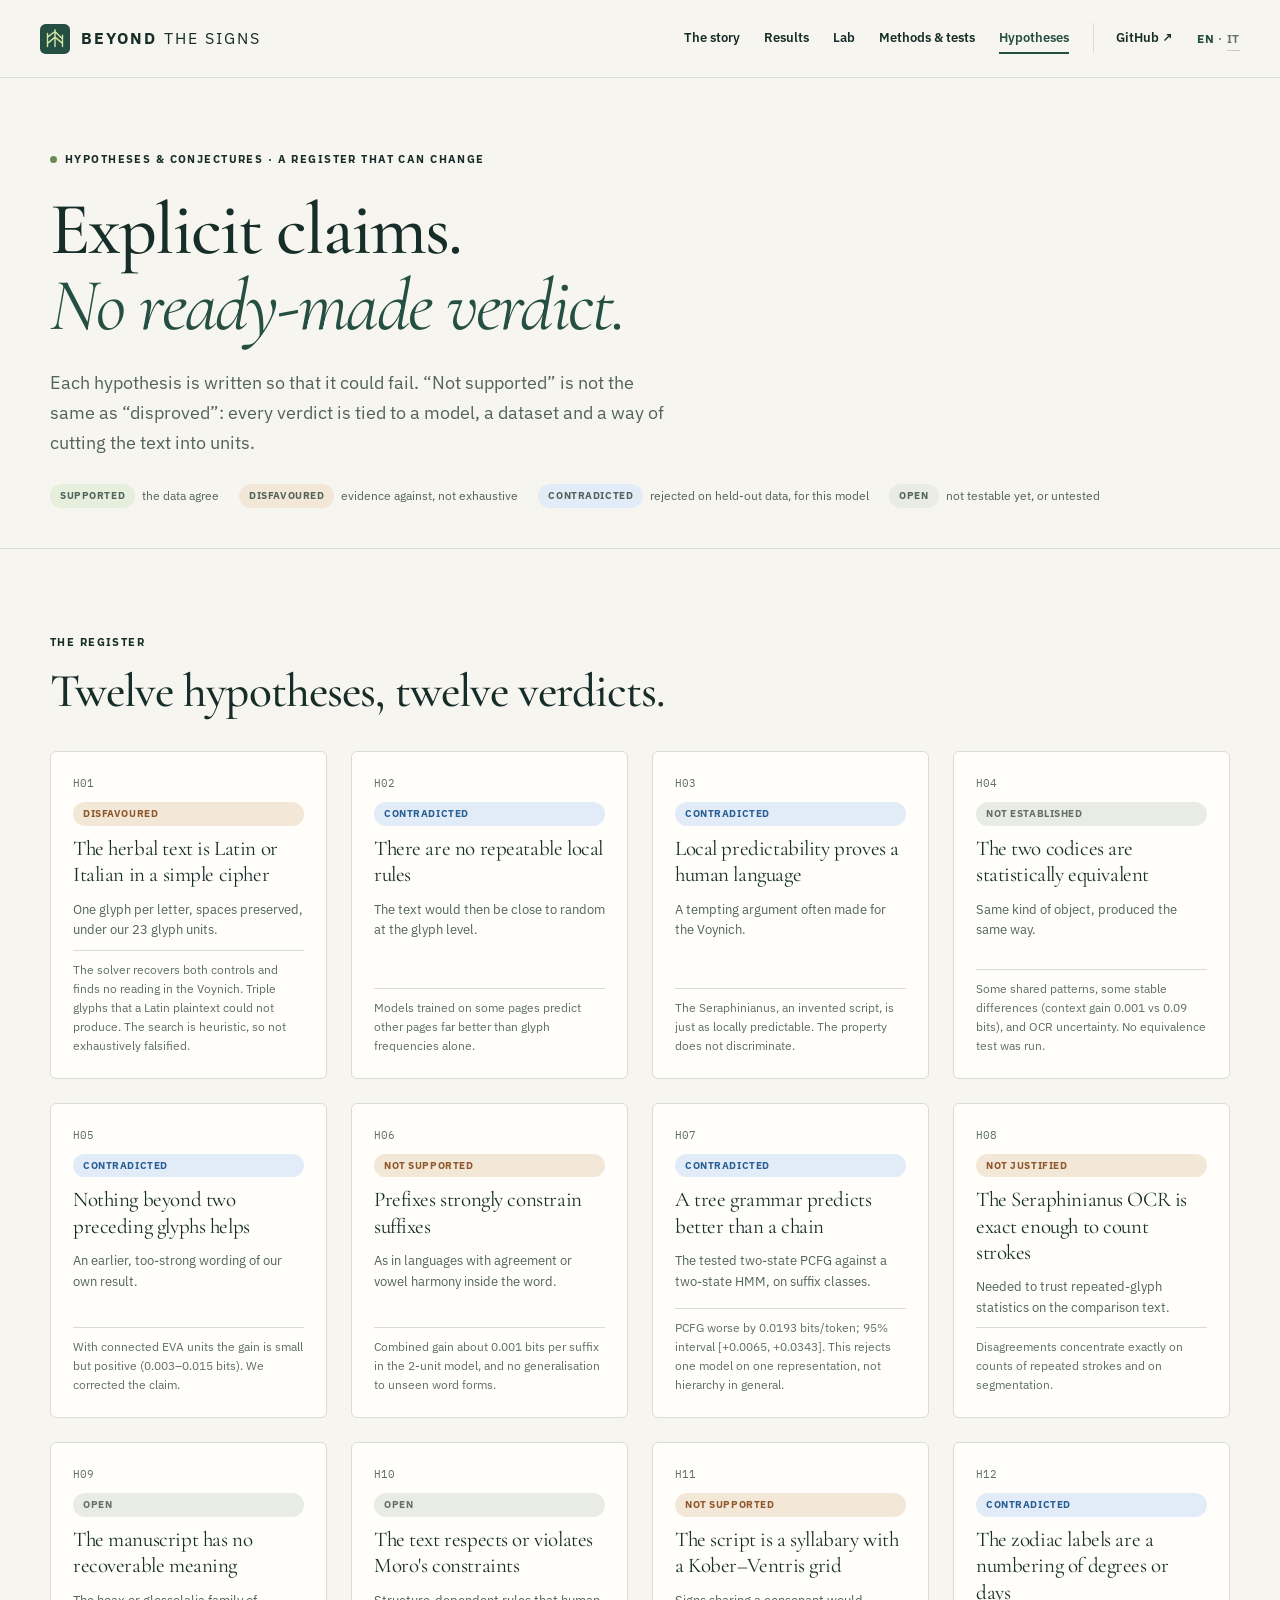
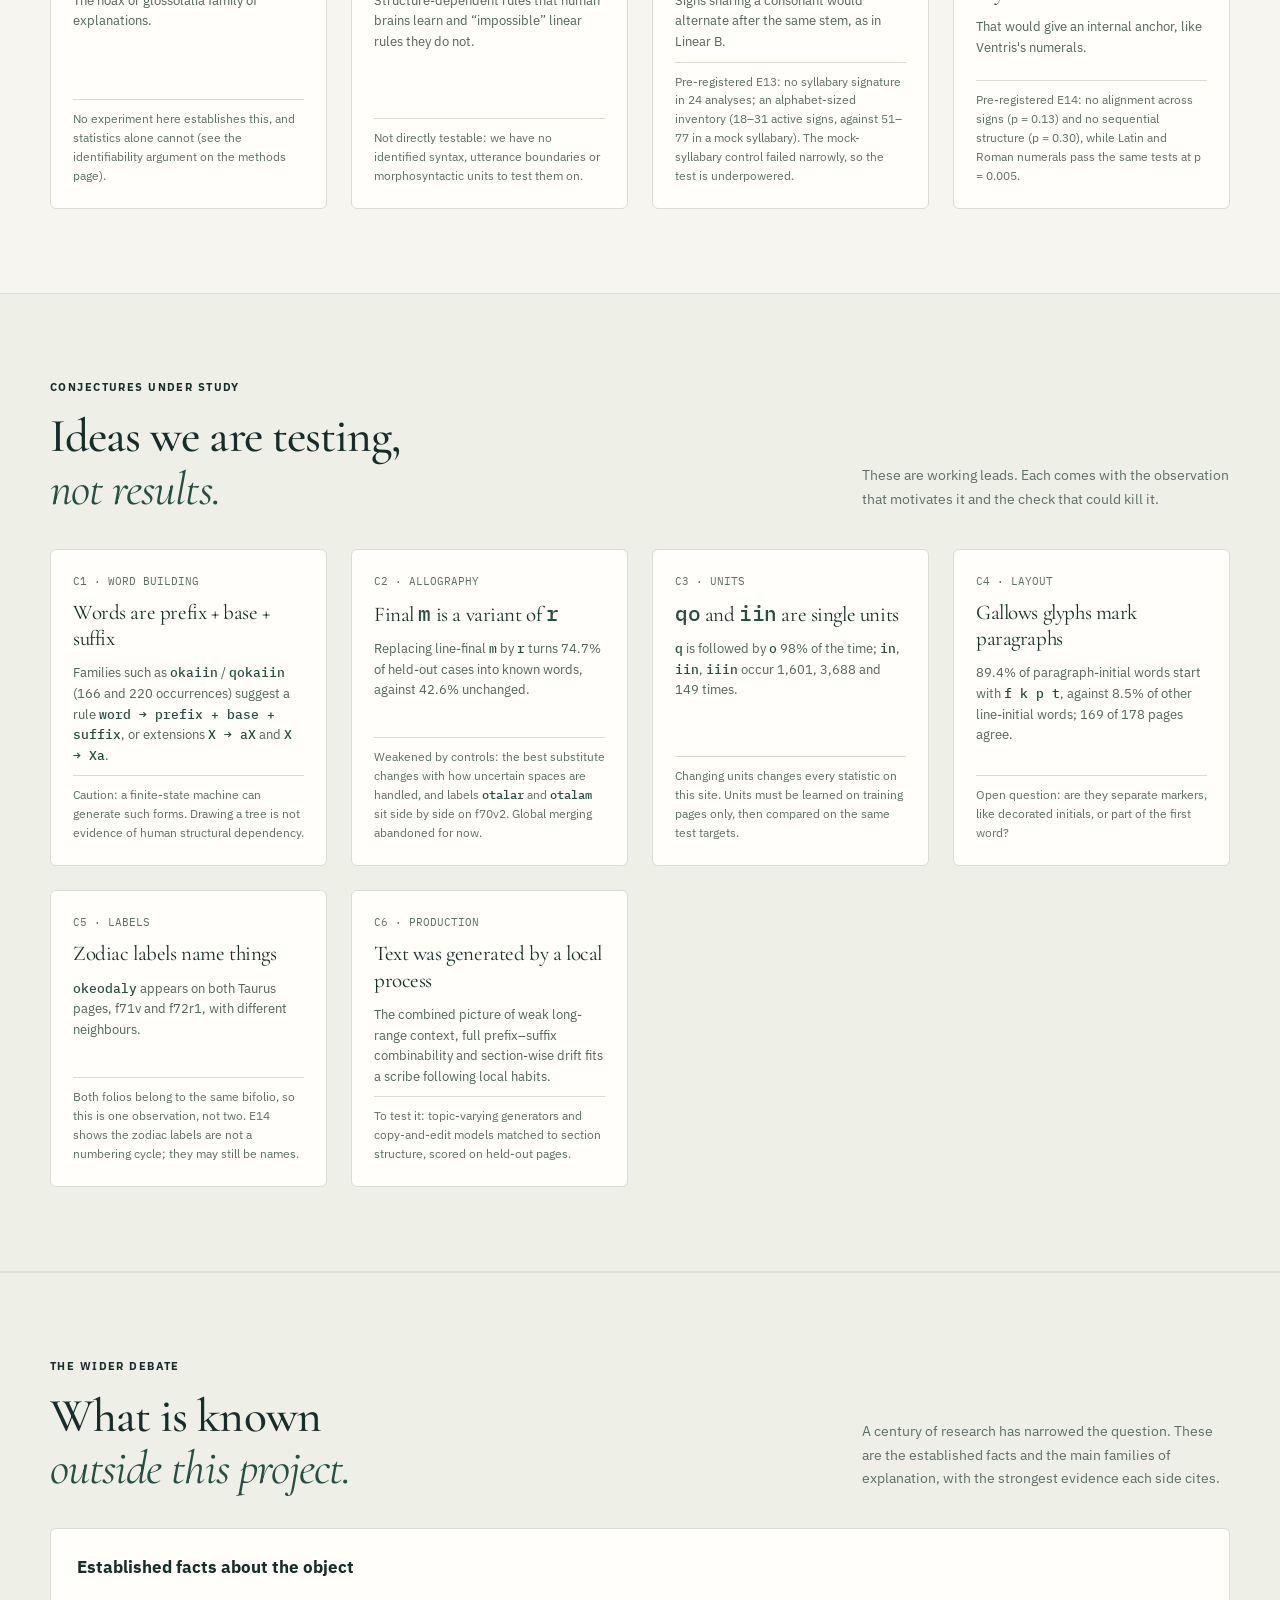
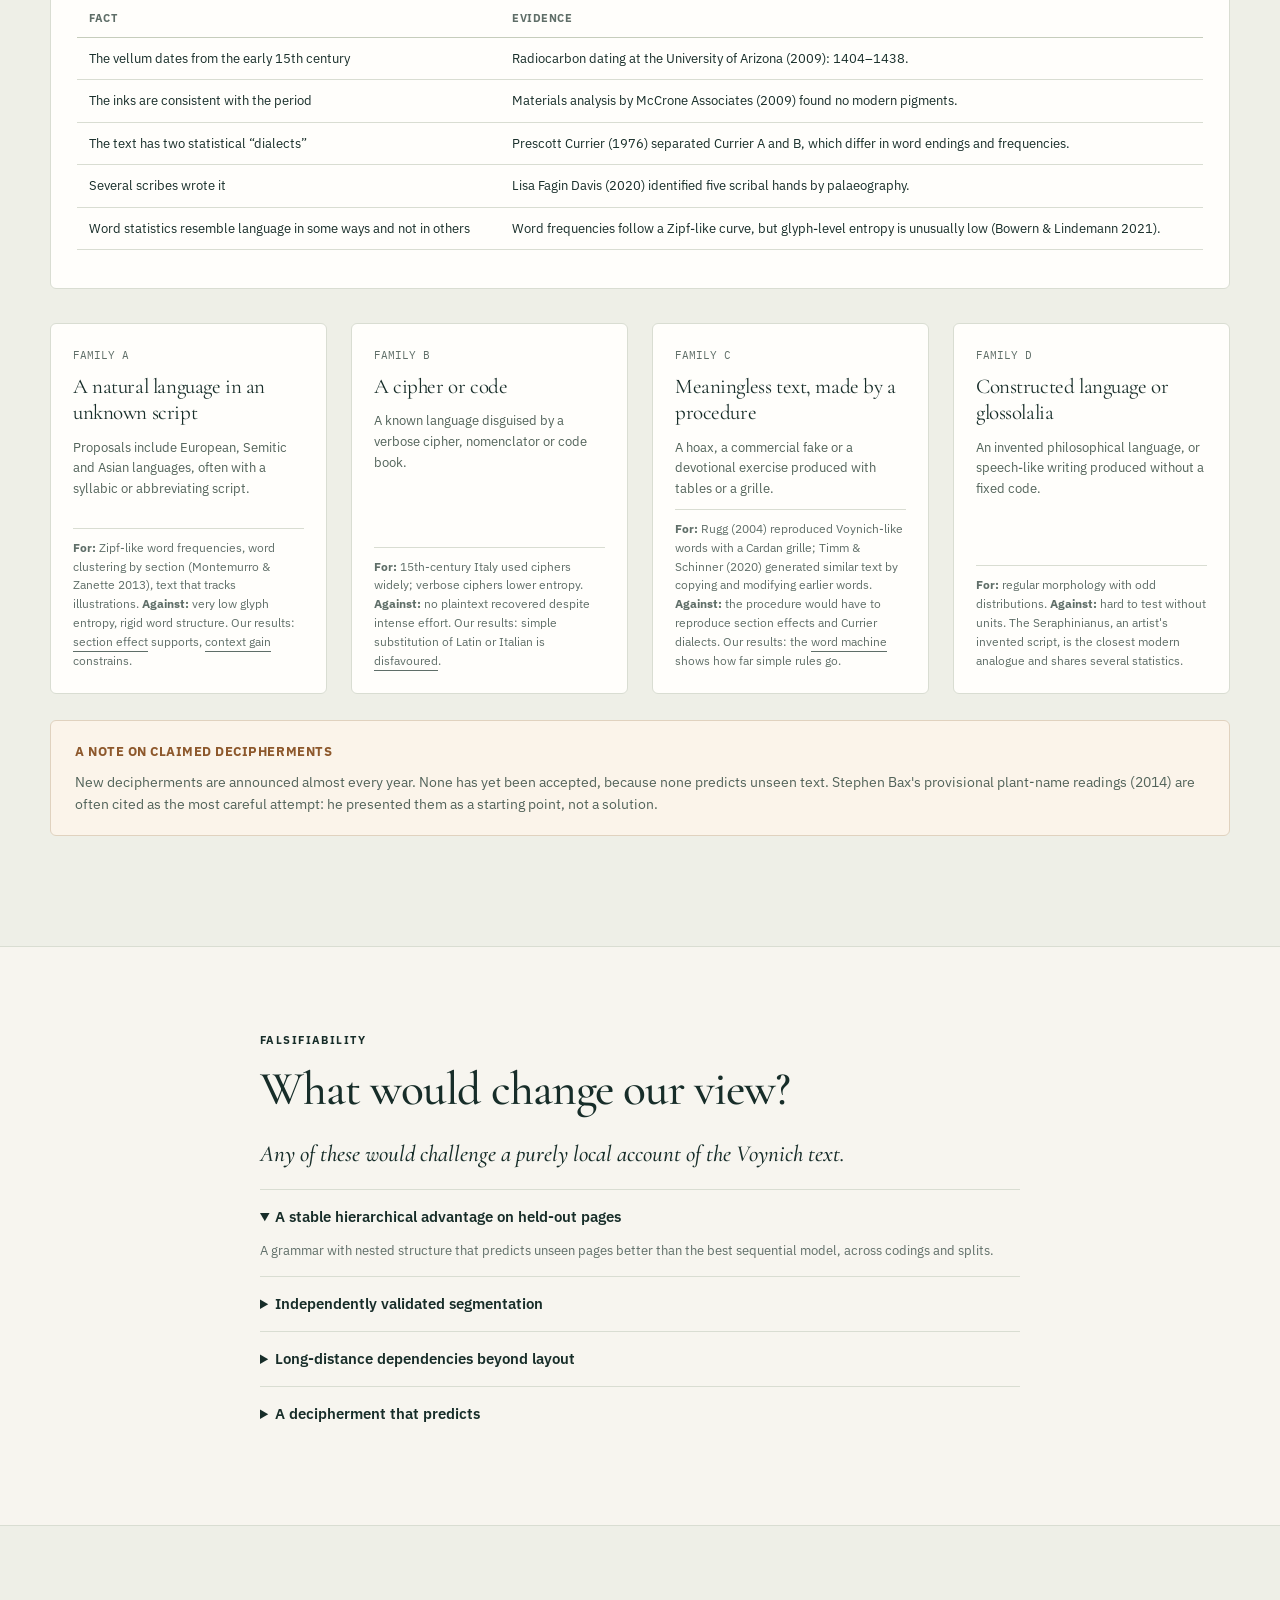
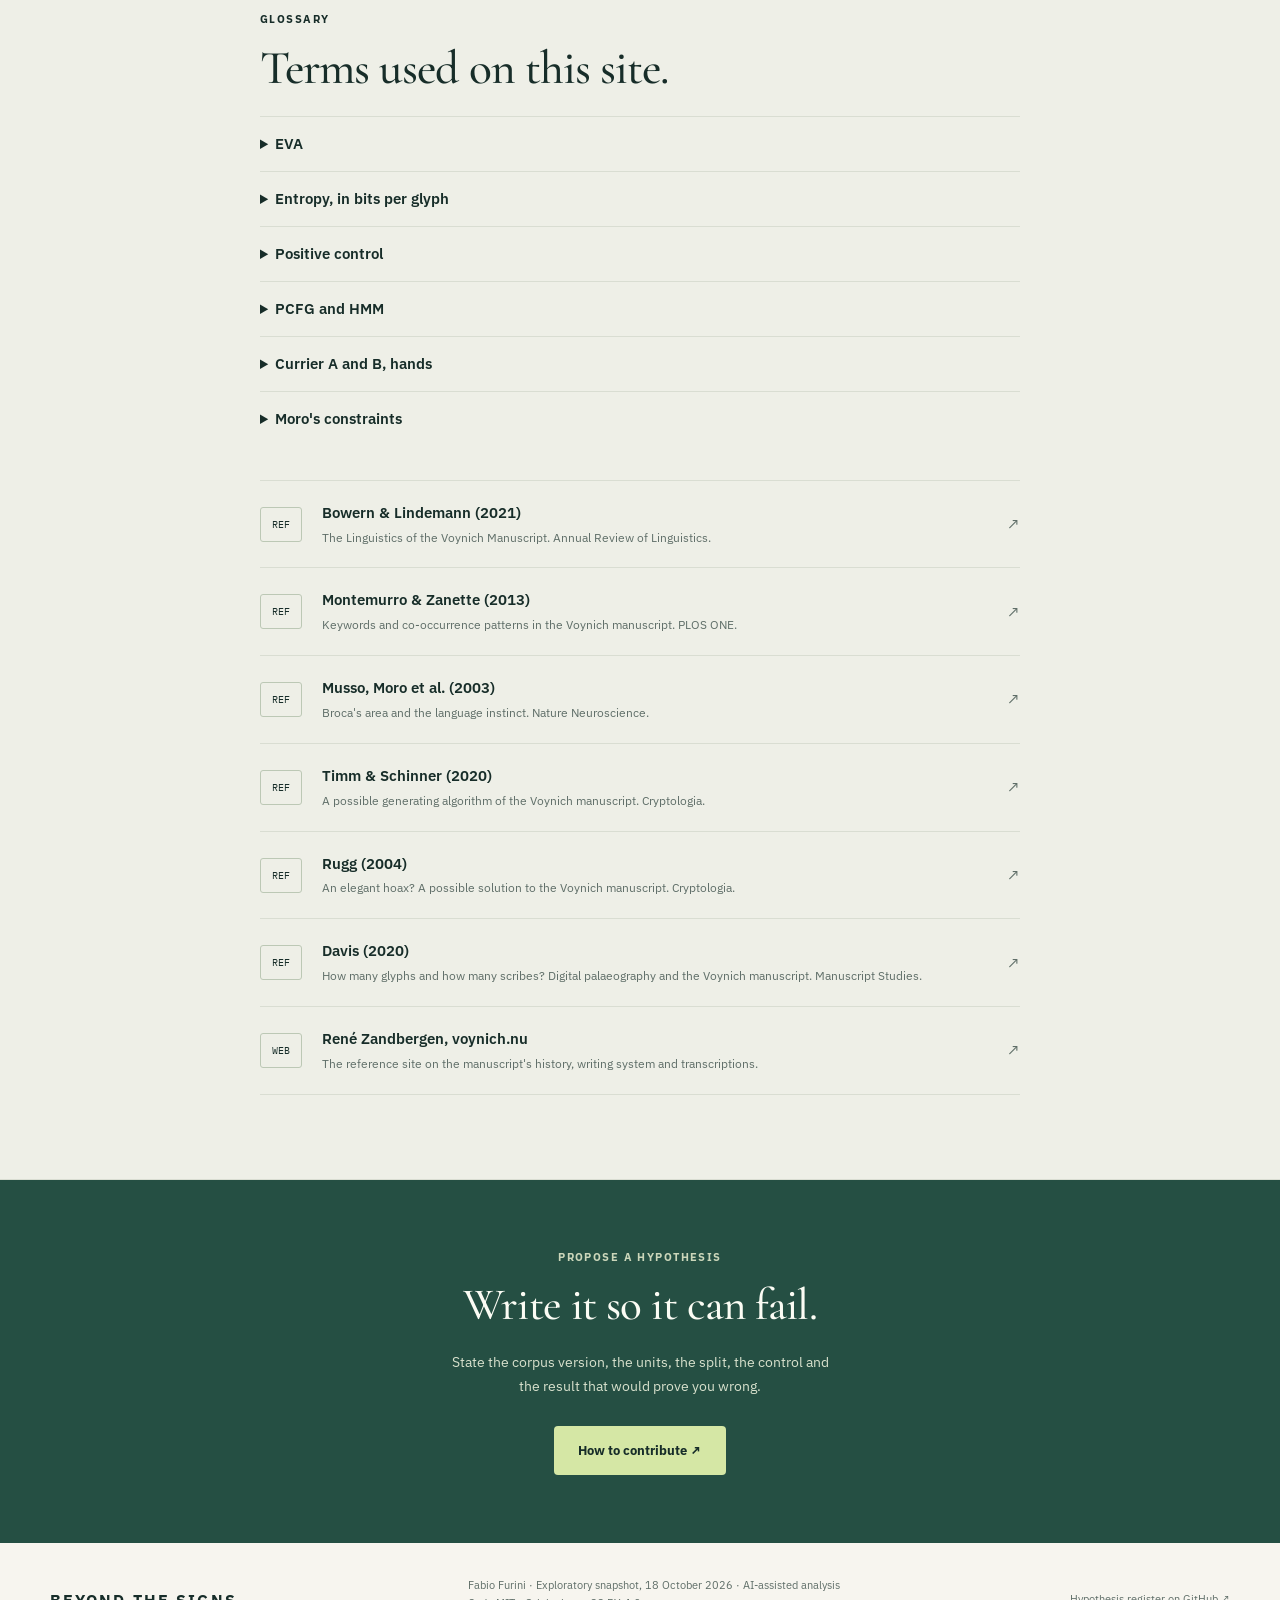
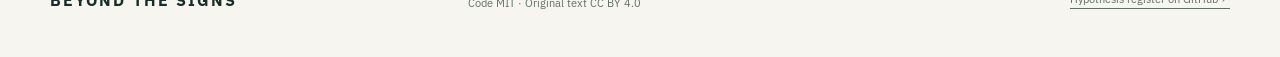
<file: docs/hypotheses.html>
<!doctype html>
<html lang="en">
<head>
<meta charset="utf-8">
<meta name="viewport" content="width=device-width,initial-scale=1,viewport-fit=cover">
<title>Hypotheses · Beyond the Signs</title>
<meta name="description" content="Twelve explicit hypotheses about the Voynich manuscript and Codex Seraphinianus, with verdicts, evidence and open conjectures.">
<meta name="theme-color" content="#101d1a">
<link rel="alternate" hreflang="it" href="it/hypotheses.html">
<link rel="alternate" hreflang="en" href="hypotheses.html">
<link rel="icon" href="assets/mark.svg" type="image/svg+xml">
<link rel="preconnect" href="https://fonts.googleapis.com">
<link rel="preconnect" href="https://fonts.gstatic.com" crossorigin>
<link rel="stylesheet" href="https://fonts.googleapis.com/css2?family=Cormorant+Garamond:ital,wght@0,500;0,600;1,500&family=IBM+Plex+Mono:wght@400;500&family=IBM+Plex+Sans:wght@400;500;600;700&display=swap">
<link rel="stylesheet" href="styles.css">
<script defer src="app.js"></script>
</head>
<body>
<a class="skip" href="#main">Skip to content</a>
<header>
  <a class="brand" href="index.html"><img src="assets/mark.svg" width="30" height="30" alt=""><span>BEYOND<span class="brand-light"> THE SIGNS</span></span></a>
  <button id="menu" aria-controls="navigation" aria-expanded="false">Menu ☰</button>
  <nav id="navigation" aria-label="Main">
    <a href="index.html">The story</a>
    <a href="results.html">Results</a>
    <a href="lab.html">Lab</a>
    <a href="methods.html">Methods &amp; tests</a>
    <a href="hypotheses.html" aria-current="page">Hypotheses</a>
    <a class="nav-repo" href="https://github.com/fabiofurini/voynich-seraphinianus-lab">GitHub ↗</a>
    <span class="lang-switch"><b>EN</b> · <a href="it/hypotheses.html" hreflang="it" lang="it">IT</a></span>
  </nav>
</header>

<main id="main">
<section class="page-hero">
  <div class="wrap">
    <div class="eyebrow"><span class="dot"></span> Hypotheses &amp; conjectures · a register that can change</div>
    <h1>Explicit claims.<br><em>No ready-made verdict.</em></h1>
    <p class="lead">Each hypothesis is written so that it could fail. “Not supported” is not the same as “disproved”: every verdict is tied to a model, a dataset and a way of cutting the text into units.</p>
    <div class="legend" style="margin-top:26px">
      <span><span class="status green">Supported</span> the data agree</span>
      <span><span class="status amber">Disfavoured</span> evidence against, not exhaustive</span>
      <span><span class="status blue">Contradicted</span> rejected on held-out data, for this model</span>
      <span><span class="status gray">Open</span> not testable yet, or untested</span>
    </div>
  </div>
</section>

<section class="band">
  <div class="wrap">
    <div class="eyebrow">The register</div>
    <h2>Twelve hypotheses, twelve verdicts.</h2>
    <div class="hyp-grid">
      <article class="hyp-card"><span class="id">H01</span><span class="status amber">Disfavoured</span><h3>The herbal text is Latin or Italian in a simple cipher</h3><p>One glyph per letter, spaces preserved, under our 23 glyph units.</p><p class="evidence">The solver recovers both controls and finds no reading in the Voynich. Triple glyphs that a Latin plaintext could not produce. The search is heuristic, so not exhaustively falsified.</p></article>
      <article class="hyp-card"><span class="id">H02</span><span class="status blue">Contradicted</span><h3>There are no repeatable local rules</h3><p>The text would then be close to random at the glyph level.</p><p class="evidence">Models trained on some pages predict other pages far better than glyph frequencies alone.</p></article>
      <article class="hyp-card"><span class="id">H03</span><span class="status blue">Contradicted</span><h3>Local predictability proves a human language</h3><p>A tempting argument often made for the Voynich.</p><p class="evidence">The Seraphinianus, an invented script, is just as locally predictable. The property does not discriminate.</p></article>
      <article class="hyp-card"><span class="id">H04</span><span class="status gray">Not established</span><h3>The two codices are statistically equivalent</h3><p>Same kind of object, produced the same way.</p><p class="evidence">Some shared patterns, some stable differences (context gain 0.001 vs 0.09 bits), and OCR uncertainty. No equivalence test was run.</p></article>
      <article class="hyp-card"><span class="id">H05</span><span class="status blue">Contradicted</span><h3>Nothing beyond two preceding glyphs helps</h3><p>An earlier, too-strong wording of our own result.</p><p class="evidence">With connected EVA units the gain is small but positive (0.003–0.015 bits). We corrected the claim.</p></article>
      <article class="hyp-card"><span class="id">H06</span><span class="status amber">Not supported</span><h3>Prefixes strongly constrain suffixes</h3><p>As in languages with agreement or vowel harmony inside the word.</p><p class="evidence">Combined gain about 0.001 bits per suffix in the 2-unit model, and no generalisation to unseen word forms.</p></article>
      <article class="hyp-card"><span class="id">H07</span><span class="status blue">Contradicted</span><h3>A tree grammar predicts better than a chain</h3><p>The tested two-state PCFG against a two-state HMM, on suffix classes.</p><p class="evidence">PCFG worse by 0.0193 bits/token; 95% interval [+0.0065, +0.0343]. This rejects one model on one representation, not hierarchy in general.</p></article>
      <article class="hyp-card"><span class="id">H08</span><span class="status amber">Not justified</span><h3>The Seraphinianus OCR is exact enough to count strokes</h3><p>Needed to trust repeated-glyph statistics on the comparison text.</p><p class="evidence">Disagreements concentrate exactly on counts of repeated strokes and on segmentation.</p></article>
      <article class="hyp-card"><span class="id">H09</span><span class="status gray">Open</span><h3>The manuscript has no recoverable meaning</h3><p>The hoax or glossolalia family of explanations.</p><p class="evidence">No experiment here establishes this, and statistics alone cannot (see the identifiability argument on the methods page).</p></article>
      <article class="hyp-card"><span class="id">H10</span><span class="status gray">Open</span><h3>The text respects or violates Moro's constraints</h3><p>Structure-dependent rules that human brains learn and “impossible” linear rules they do not.</p><p class="evidence">Not directly testable: we have no identified syntax, utterance boundaries or morphosyntactic units to test them on.</p></article>
      <article class="hyp-card"><span class="id">H11</span><span class="status amber">Not supported</span><h3>The script is a syllabary with a Kober–Ventris grid</h3><p>Signs sharing a consonant would alternate after the same stem, as in Linear B.</p><p class="evidence">Pre-registered E13: no syllabary signature in 24 analyses; an alphabet-sized inventory (18–31 active signs, against 51–77 in a mock syllabary). The mock-syllabary control failed narrowly, so the test is underpowered.</p></article>
      <article class="hyp-card"><span class="id">H12</span><span class="status blue">Contradicted</span><h3>The zodiac labels are a numbering of degrees or days</h3><p>That would give an internal anchor, like Ventris's numerals.</p><p class="evidence">Pre-registered E14: no alignment across signs (p = 0.13) and no sequential structure (p = 0.30), while Latin and Roman numerals pass the same tests at p = 0.005.</p></article>
    </div>
  </div>
</section>

<section class="band band-alt">
  <div class="wrap">
    <div class="section-head">
      <div>
        <div class="eyebrow">Conjectures under study</div>
        <h2>Ideas we are testing,<br><em>not results.</em></h2>
      </div>
      <p>These are working leads. Each comes with the observation that motivates it and the check that could kill it.</p>
    </div>
    <div class="hyp-grid">
      <article class="hyp-card"><span class="id">C1 · WORD BUILDING</span><h3>Words are prefix + base + suffix</h3><p>Families such as <span class="eva">okaiin</span> / <span class="eva">qokaiin</span> (166 and 220 occurrences) suggest a rule <span class="eva">word → prefix + base + suffix</span>, or extensions <span class="eva">X → aX</span> and <span class="eva">X → Xa</span>.</p><p class="evidence">Caution: a finite-state machine can generate such forms. Drawing a tree is not evidence of human structural dependency.</p></article>
      <article class="hyp-card"><span class="id">C2 · ALLOGRAPHY</span><h3>Final <span class="eva">m</span> is a variant of <span class="eva">r</span></h3><p>Replacing line-final <span class="eva">m</span> by <span class="eva">r</span> turns 74.7% of held-out cases into known words, against 42.6% unchanged.</p><p class="evidence">Weakened by controls: the best substitute changes with how uncertain spaces are handled, and labels <span class="eva">otalar</span> and <span class="eva">otalam</span> sit side by side on f70v2. Global merging abandoned for now.</p></article>
      <article class="hyp-card"><span class="id">C3 · UNITS</span><h3><span class="eva">qo</span> and <span class="eva">iin</span> are single units</h3><p><span class="eva">q</span> is followed by <span class="eva">o</span> 98% of the time; <span class="eva">in</span>, <span class="eva">iin</span>, <span class="eva">iiin</span> occur 1,601, 3,688 and 149 times.</p><p class="evidence">Changing units changes every statistic on this site. Units must be learned on training pages only, then compared on the same test targets.</p></article>
      <article class="hyp-card"><span class="id">C4 · LAYOUT</span><h3>Gallows glyphs mark paragraphs</h3><p>89.4% of paragraph-initial words start with <span class="eva">f k p t</span>, against 8.5% of other line-initial words; 169 of 178 pages agree.</p><p class="evidence">Open question: are they separate markers, like decorated initials, or part of the first word?</p></article>
      <article class="hyp-card"><span class="id">C5 · LABELS</span><h3>Zodiac labels name things</h3><p><span class="eva">okeodaly</span> appears on both Taurus pages, f71v and f72r1, with different neighbours.</p><p class="evidence">Both folios belong to the same bifolio, so this is one observation, not two. E14 shows the zodiac labels are not a numbering cycle; they may still be names.</p></article>
      <article class="hyp-card"><span class="id">C6 · PRODUCTION</span><h3>Text was generated by a local process</h3><p>The combined picture of weak long-range context, full prefix–suffix combinability and section-wise drift fits a scribe following local habits.</p><p class="evidence">To test it: topic-varying generators and copy-and-edit models matched to section structure, scored on held-out pages.</p></article>
    </div>
  </div>
</section>

<section class="band band-alt" id="debate">
  <div class="wrap">
    <div class="section-head">
      <div>
        <div class="eyebrow">The wider debate</div>
        <h2>What is known<br><em>outside this project.</em></h2>
      </div>
      <p>A century of research has narrowed the question. These are the established facts and the main families of explanation, with the strongest evidence each side cites.</p>
    </div>
    <div class="tab-card">
      <h3>Established facts about the object</h3>
      <div class="table-scroll"><table>
        <thead><tr><th>Fact</th><th>Evidence</th></tr></thead>
        <tbody>
          <tr><td>The vellum dates from the early 15th century</td><td>Radiocarbon dating at the University of Arizona (2009): 1404–1438.</td></tr>
          <tr><td>The inks are consistent with the period</td><td>Materials analysis by McCrone Associates (2009) found no modern pigments.</td></tr>
          <tr><td>The text has two statistical “dialects”</td><td>Prescott Currier (1976) separated Currier A and B, which differ in word endings and frequencies.</td></tr>
          <tr><td>Several scribes wrote it</td><td>Lisa Fagin Davis (2020) identified five scribal hands by palaeography.</td></tr>
          <tr><td>Word statistics resemble language in some ways and not in others</td><td>Word frequencies follow a Zipf-like curve, but glyph-level entropy is unusually low (Bowern &amp; Lindemann 2021).</td></tr>
        </tbody>
      </table></div>
    </div>
    <div class="hyp-grid">
      <article class="hyp-card"><span class="id">FAMILY A</span><h3>A natural language in an unknown script</h3><p>Proposals include European, Semitic and Asian languages, often with a syllabic or abbreviating script.</p><p class="evidence"><b>For:</b> Zipf-like word frequencies, word clustering by section (Montemurro &amp; Zanette 2013), text that tracks illustrations. <b>Against:</b> very low glyph entropy, rigid word structure. Our results: <a href="results.html#sections">section effect</a> supports, <a href="results.html#context">context gain</a> constrains.</p></article>
      <article class="hyp-card"><span class="id">FAMILY B</span><h3>A cipher or code</h3><p>A known language disguised by a verbose cipher, nomenclator or code book.</p><p class="evidence"><b>For:</b> 15th-century Italy used ciphers widely; verbose ciphers lower entropy. <b>Against:</b> no plaintext recovered despite intense effort. Our results: simple substitution of Latin or Italian is <a href="results.html#cipher">disfavoured</a>.</p></article>
      <article class="hyp-card"><span class="id">FAMILY C</span><h3>Meaningless text, made by a procedure</h3><p>A hoax, a commercial fake or a devotional exercise produced with tables or a grille.</p><p class="evidence"><b>For:</b> Rugg (2004) reproduced Voynich-like words with a Cardan grille; Timm &amp; Schinner (2020) generated similar text by copying and modifying earlier words. <b>Against:</b> the procedure would have to reproduce section effects and Currier dialects. Our results: the <a href="lab.html#generator">word machine</a> shows how far simple rules go.</p></article>
      <article class="hyp-card"><span class="id">FAMILY D</span><h3>Constructed language or glossolalia</h3><p>An invented philosophical language, or speech-like writing produced without a fixed code.</p><p class="evidence"><b>For:</b> regular morphology with odd distributions. <b>Against:</b> hard to test without units. The Seraphinianus, an artist's invented script, is the closest modern analogue and shares several statistics.</p></article>
    </div>
    <div class="caveat">
      <h3>A note on claimed decipherments</h3>
      <p>New decipherments are announced almost every year. None has yet been accepted, because none predicts unseen text. Stephen Bax's provisional plant-name readings (2014) are often cited as the most careful attempt: he presented them as a starting point, not a solution.</p>
    </div>
  </div>
</section>

<section class="band">
  <div class="wrap-narrow">
    <div class="eyebrow">Falsifiability</div>
    <h2>What would change our view?</h2>
    <p class="kicker">Any of these would challenge a purely local account of the Voynich text.</p>
    <div class="glossary">
      <details open><summary>A stable hierarchical advantage on held-out pages</summary><p>A grammar with nested structure that predicts unseen pages better than the best sequential model, across codings and splits.</p></details>
      <details><summary>Independently validated segmentation</summary><p>Units learned without looking at the test pages that also agree with palaeographic evidence from the images.</p></details>
      <details><summary>Long-distance dependencies beyond layout</summary><p>Dependencies that survive controls for line position, page, section and scribe.</p></details>
      <details><summary>A decipherment that predicts</summary><p>An externally anchored reading that generalises to new pages without ad hoc choices, and makes predictions before they are checked.</p></details>
    </div>
  </div>
</section>

<section class="band band-alt">
  <div class="wrap-narrow">
    <div class="eyebrow">Glossary</div>
    <h2>Terms used on this site.</h2>
    <div class="glossary">
      <details><summary>EVA</summary><p>The European Voynich Alphabet: a convention for typing Voynich glyphs with Latin letters. <span class="eva">ch</span> or <span class="eva">aiin</span> name shapes, not sounds.</p></details>
      <details><summary>Entropy, in bits per glyph</summary><p>How many yes/no questions a model needs, on average, to guess the next glyph. Lower means better prediction, not better translation.</p></details>
      <details><summary>Positive control</summary><p>A test case where we know the answer. If a method fails on it, its failure on the Voynich tells us nothing.</p></details>
      <details><summary>PCFG and HMM</summary><p>A probabilistic context-free grammar builds nested trees; a hidden Markov model chains hidden states left to right. Comparing them asks whether nesting adds predictive power.</p></details>
      <details><summary>Currier A and B, hands</summary><p>Two statistical “dialects” of the Voynich text identified by Prescott Currier in the 1970s, and the distinct scribal hands identified by palaeographers.</p></details>
      <details><summary>Moro's constraints</summary><p>Andrea Moro and colleagues showed that brains handle rules based on hierarchical structure differently from rules based on linear word order. Testing a script for this needs known syntactic units first.</p></details>
    </div>
    <div class="doc-list" style="margin-top:34px">
      <a href="https://doi.org/10.1146/annurev-linguistics-011619-030613"><span class="doc-icon">REF</span><div><h3>Bowern &amp; Lindemann (2021)</h3><p>The Linguistics of the Voynich Manuscript. Annual Review of Linguistics.</p></div><span>↗</span></a>
      <a href="https://journals.plos.org/plosone/article?id=10.1371/journal.pone.0066344"><span class="doc-icon">REF</span><div><h3>Montemurro &amp; Zanette (2013)</h3><p>Keywords and co-occurrence patterns in the Voynich manuscript. PLOS ONE.</p></div><span>↗</span></a>
      <a href="https://www.nature.com/articles/nn1077"><span class="doc-icon">REF</span><div><h3>Musso, Moro et al. (2003)</h3><p>Broca's area and the language instinct. Nature Neuroscience.</p></div><span>↗</span></a>
      <a href="https://doi.org/10.1080/01611194.2019.1596999"><span class="doc-icon">REF</span><div><h3>Timm &amp; Schinner (2020)</h3><p>A possible generating algorithm of the Voynich manuscript. Cryptologia.</p></div><span>↗</span></a>
      <a href="https://doi.org/10.1080/0161-110491892755"><span class="doc-icon">REF</span><div><h3>Rugg (2004)</h3><p>An elegant hoax? A possible solution to the Voynich manuscript. Cryptologia.</p></div><span>↗</span></a>
      <a href="https://doi.org/10.1353/mns.2020.0011"><span class="doc-icon">REF</span><div><h3>Davis (2020)</h3><p>How many glyphs and how many scribes? Digital palaeography and the Voynich manuscript. Manuscript Studies.</p></div><span>↗</span></a>
      <a href="https://www.voynich.nu/"><span class="doc-icon">WEB</span><div><h3>René Zandbergen, voynich.nu</h3><p>The reference site on the manuscript's history, writing system and transcriptions.</p></div><span>↗</span></a>
    </div>
  </div>
</section>

<section class="closing">
  <div class="wrap">
    <div class="eyebrow">Propose a hypothesis</div>
    <h2>Write it so it can fail.</h2>
    <p>State the corpus version, the units, the split, the control and the result that would prove you wrong.</p>
    <a class="button" href="https://github.com/fabiofurini/voynich-seraphinianus-lab/blob/main/CONTRIBUTING.md">How to contribute ↗</a>
  </div>
</section>
</main>

<footer class="wrap">
  <a class="brand" href="index.html">BEYOND THE SIGNS</a>
  <p>Fabio Furini · Exploratory snapshot, 18 October 2026 · AI-assisted analysis<br>Code MIT · Original text CC BY 4.0</p>
  <a href="https://github.com/fabiofurini/voynich-seraphinianus-lab/blob/main/notebook/HYPOTHESES.md">Hypothesis register on GitHub ↗</a>
</footer>
</body>
</html>
</file>
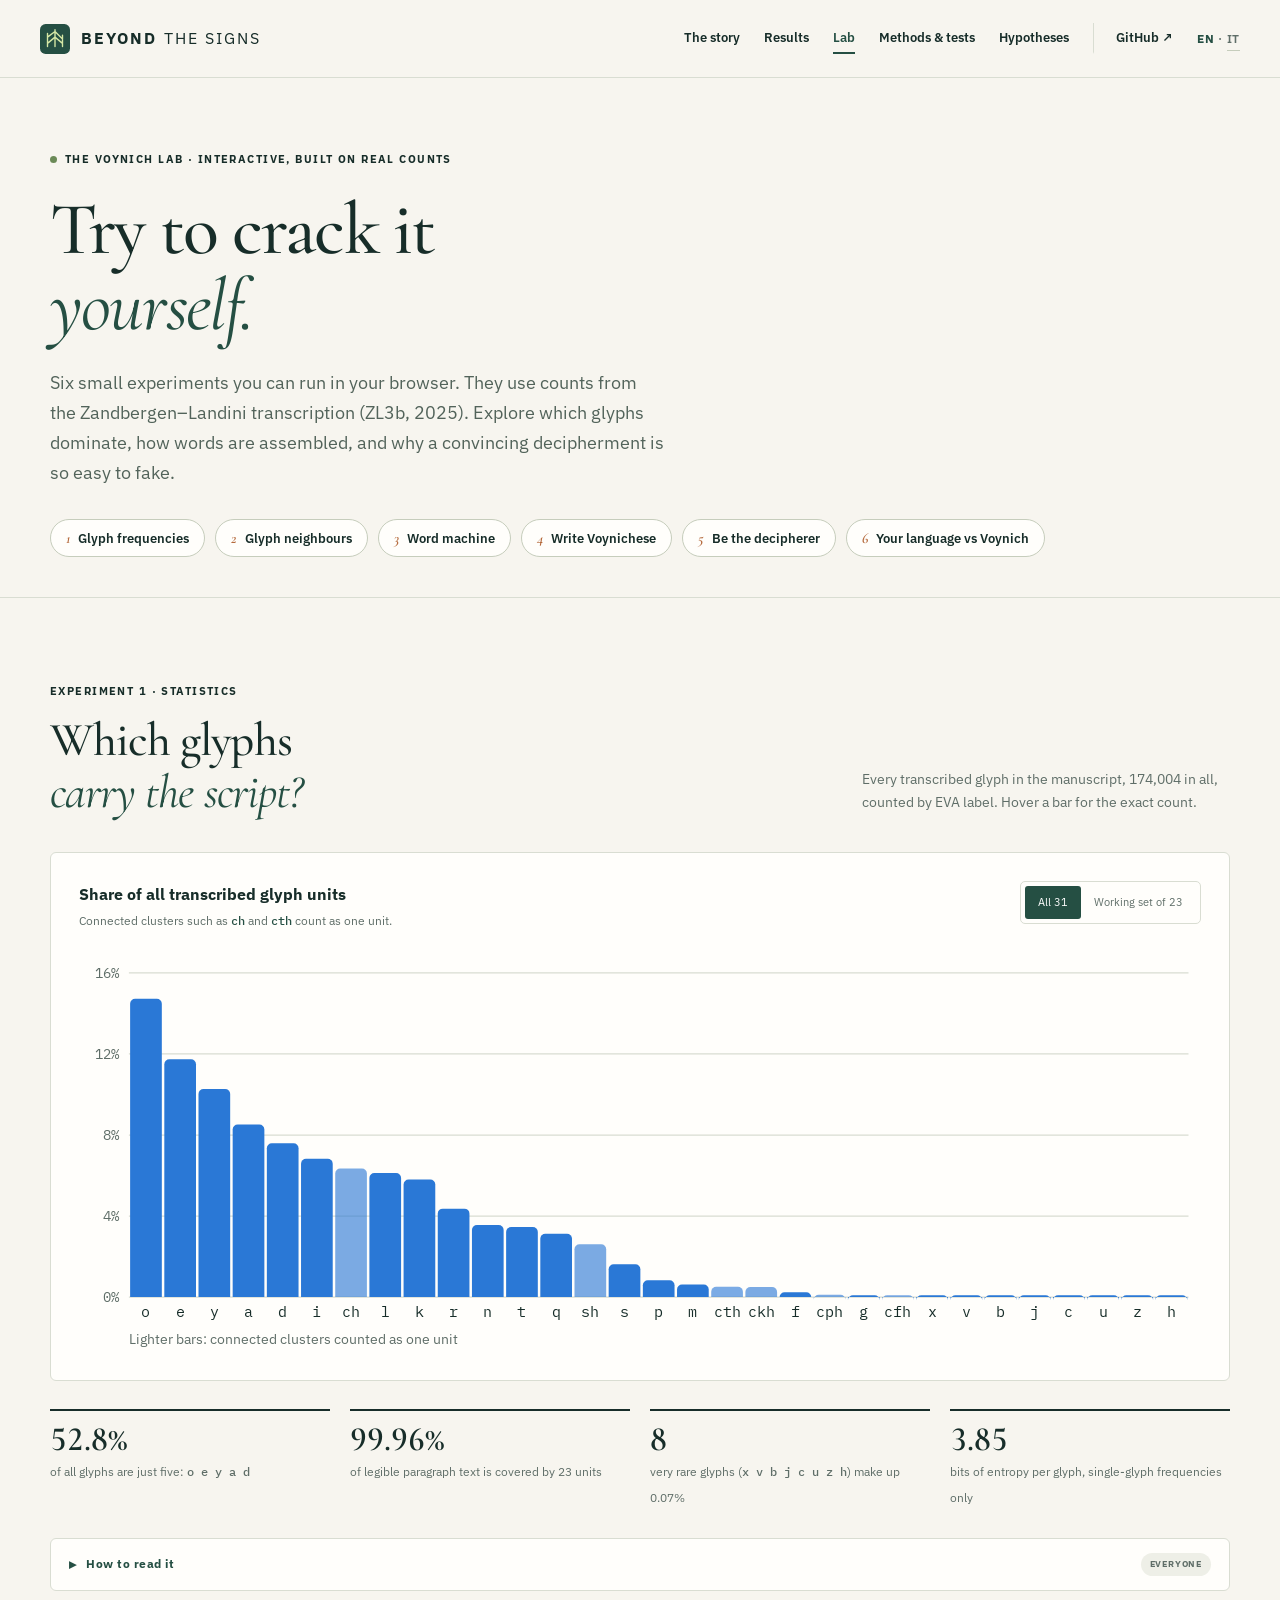
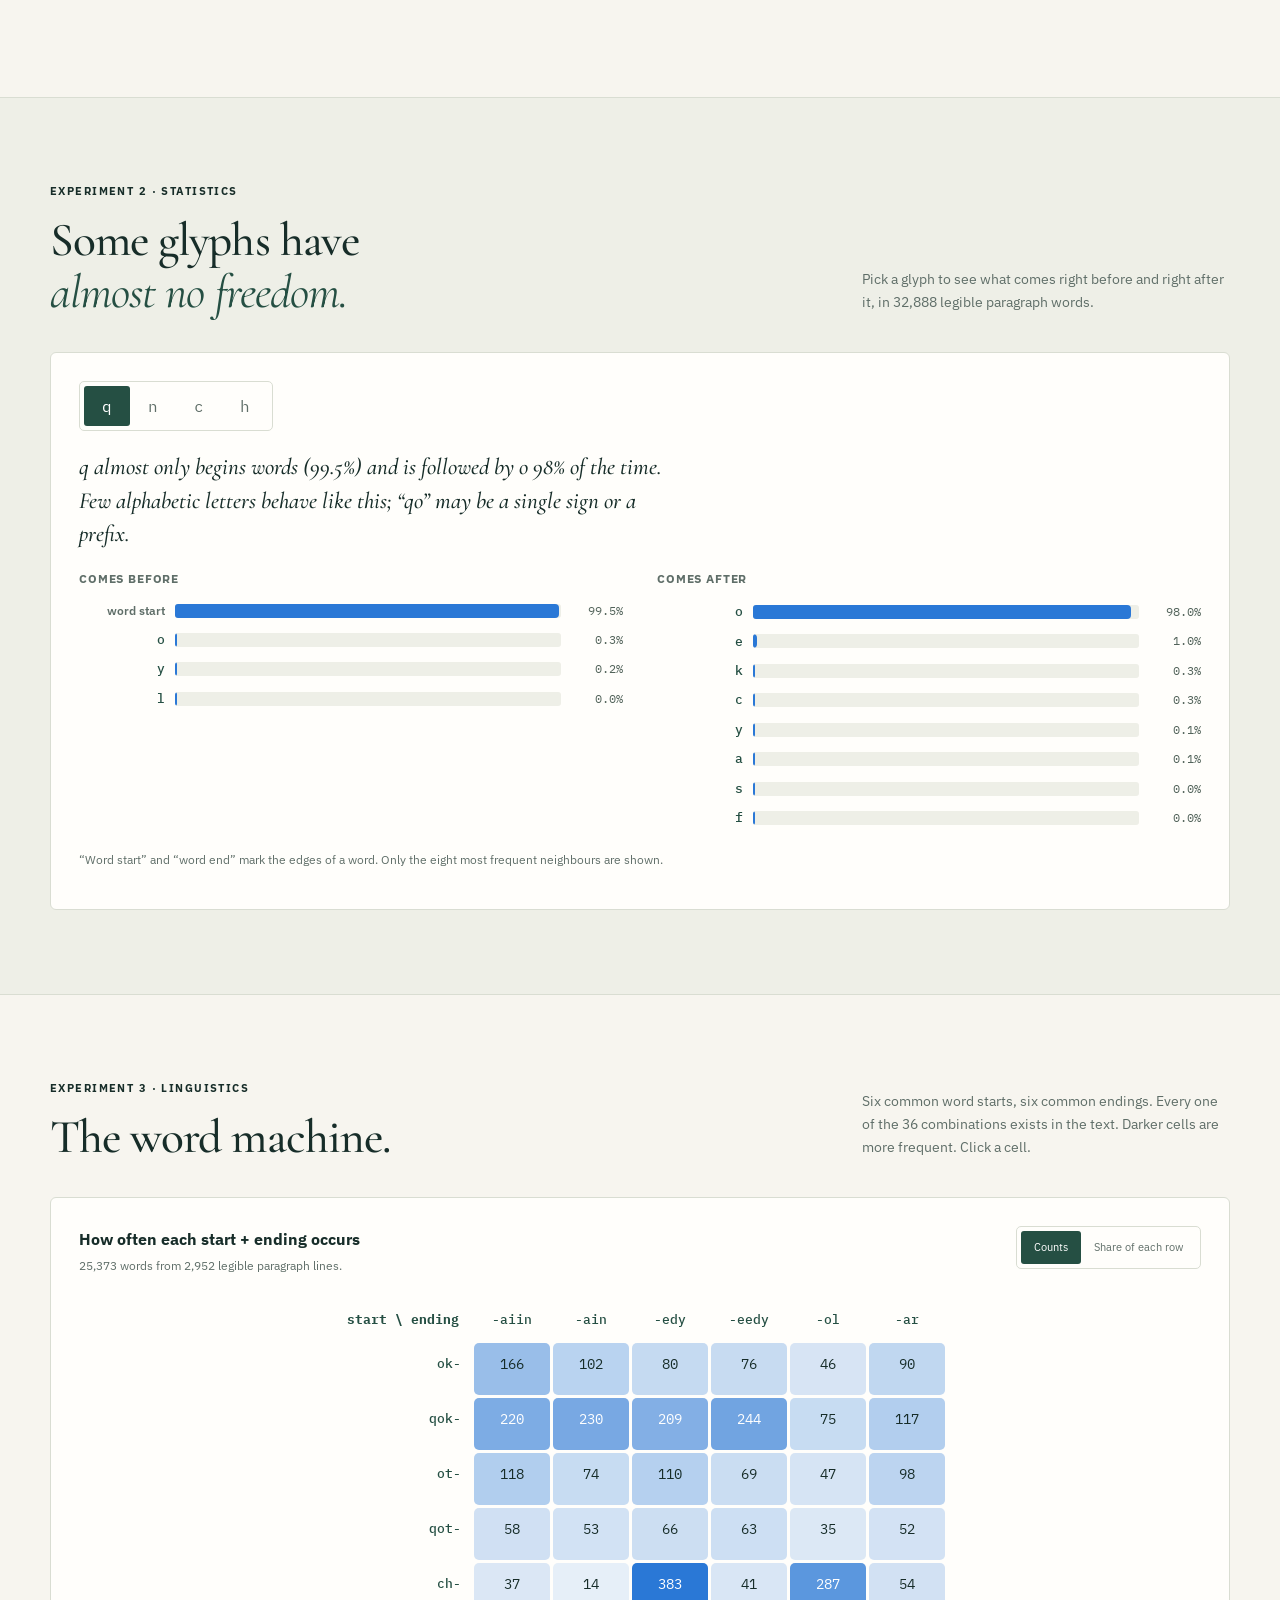
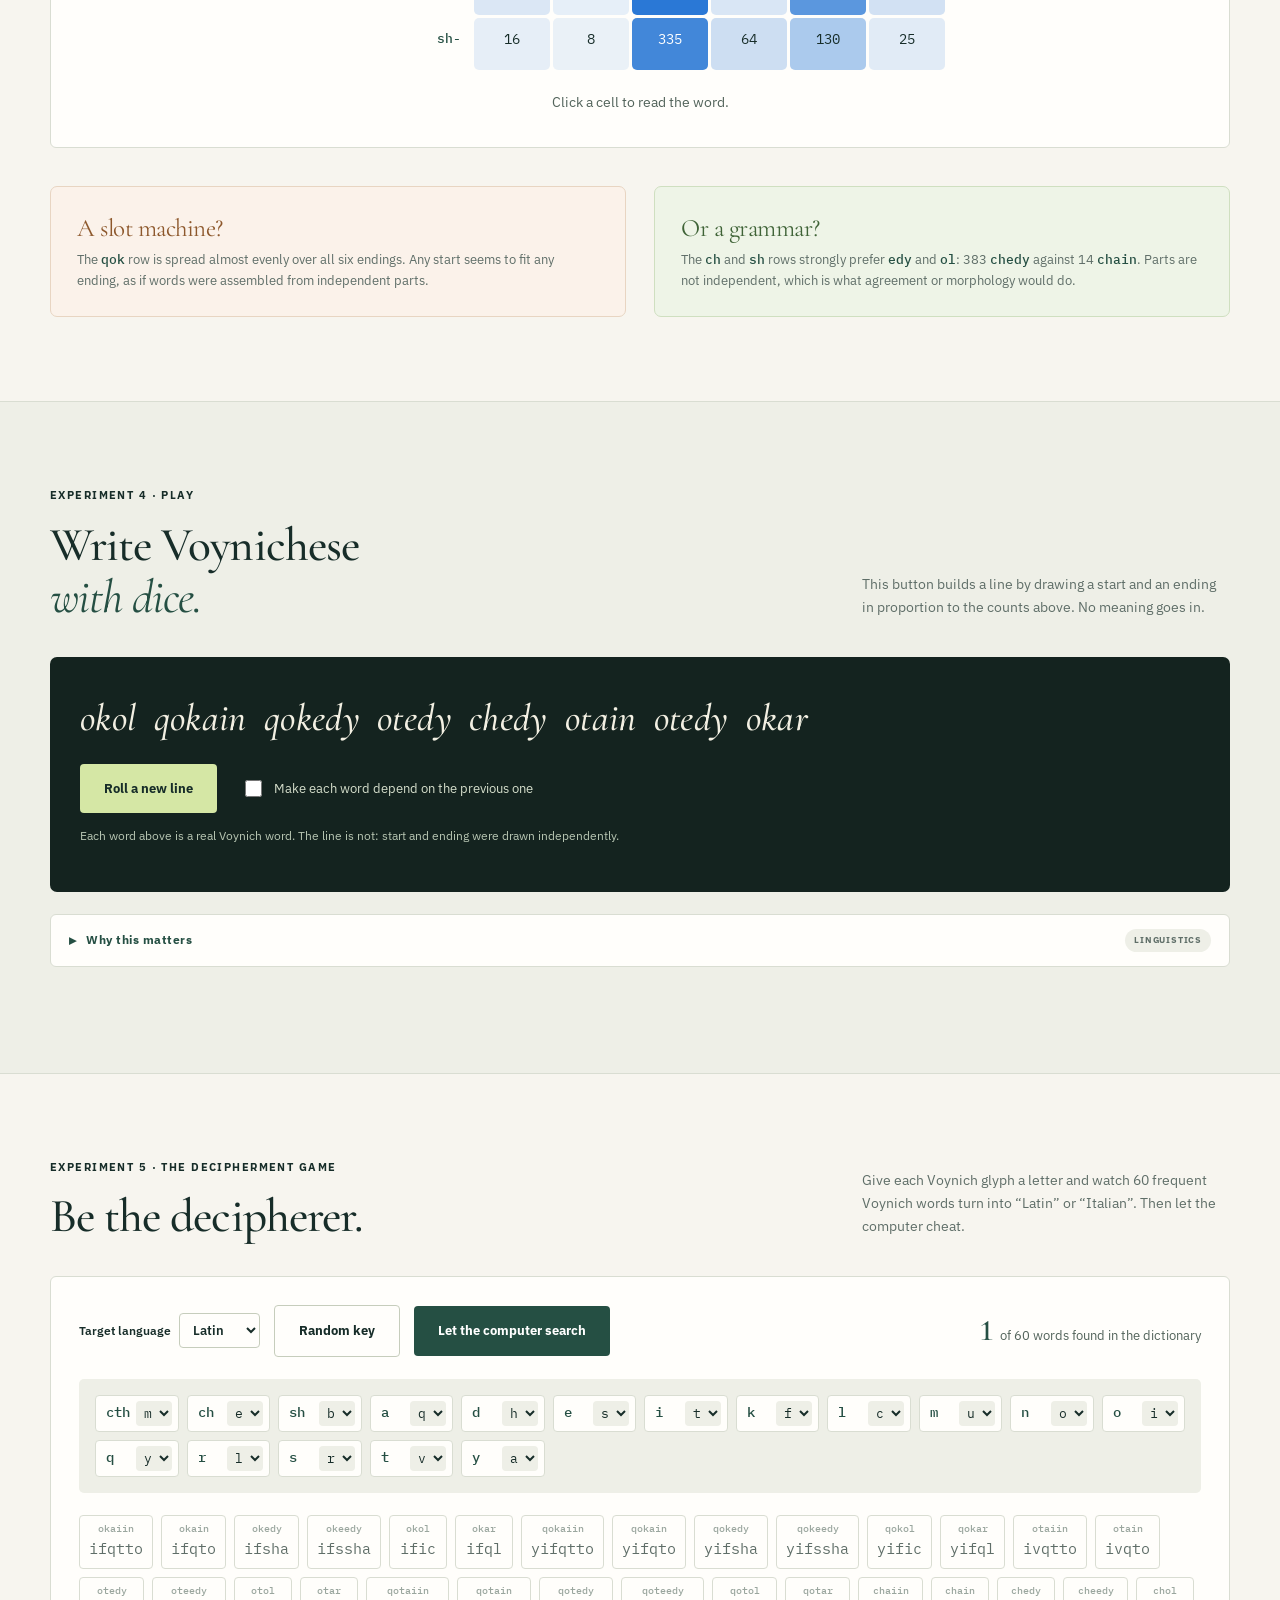
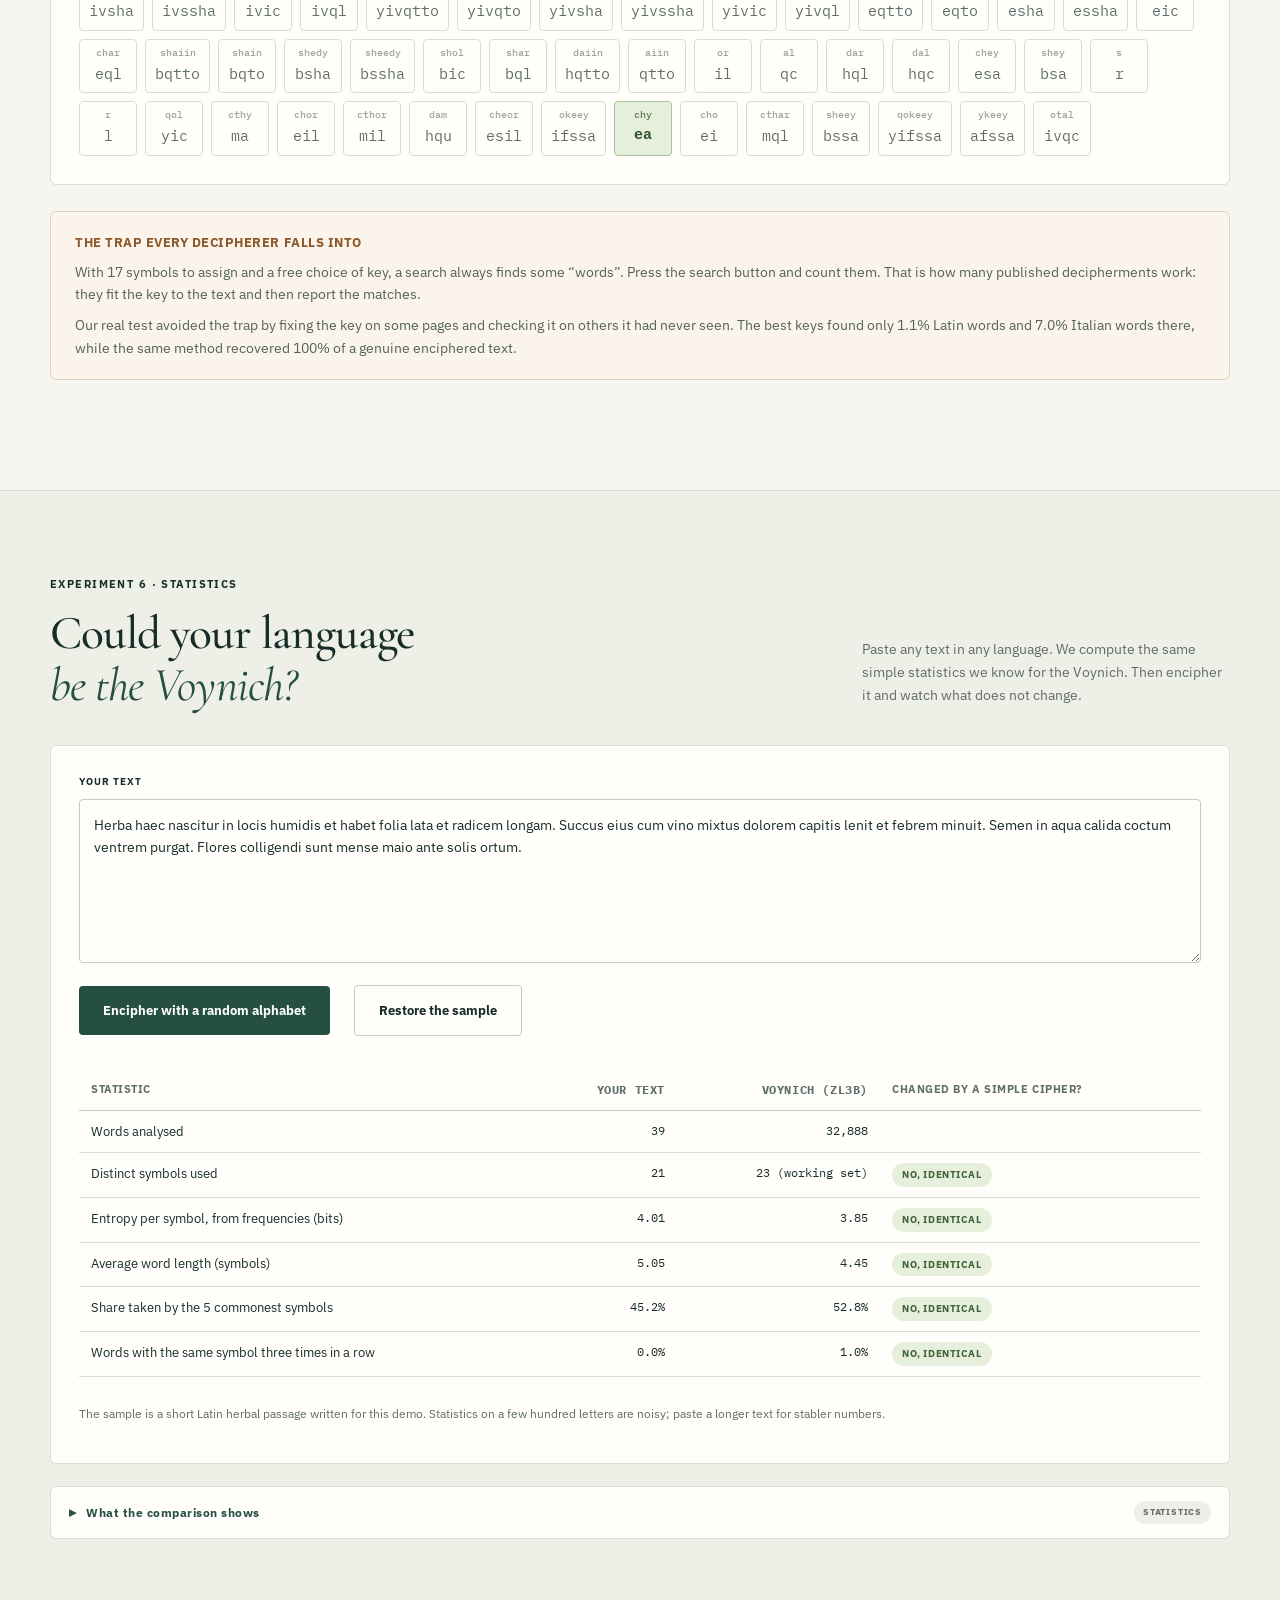
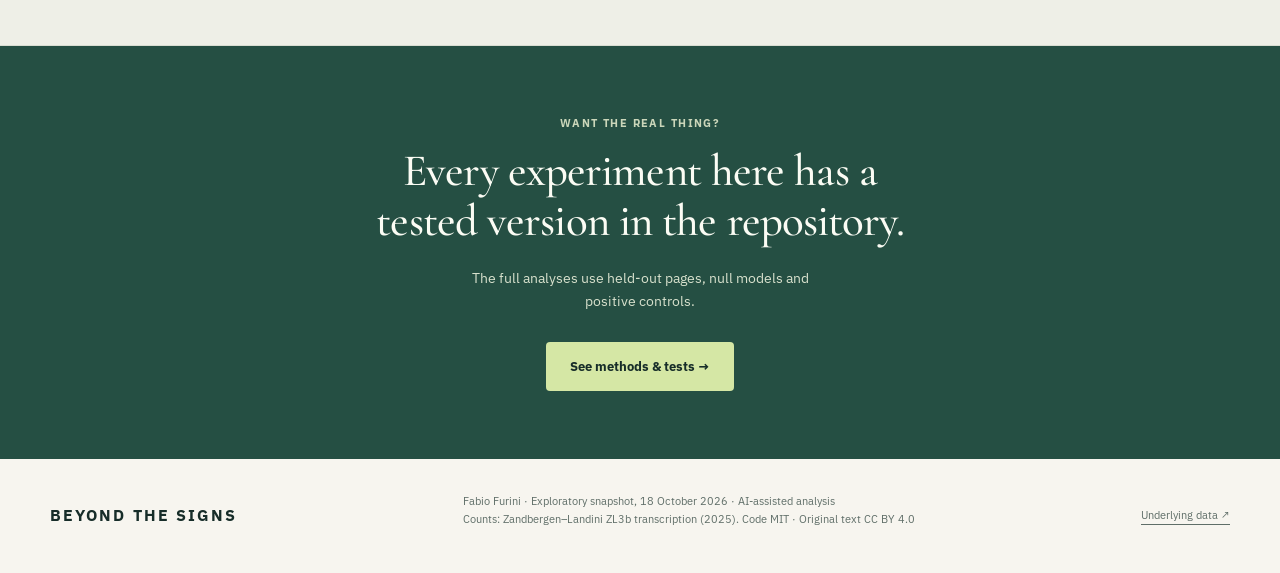
<file: docs/lab.html>
<!doctype html>
<html lang="en">
<head>
<meta charset="utf-8">
<meta name="viewport" content="width=device-width,initial-scale=1,viewport-fit=cover">
<title>Voynich Lab · Beyond the Signs</title>
<meta name="description" content="Play with the Voynich script: glyph statistics, word-building rules, a Voynichese generator and a decipherment game built on real counts.">
<meta name="theme-color" content="#101d1a">
<link rel="alternate" hreflang="it" href="it/lab.html">
<link rel="alternate" hreflang="en" href="lab.html">
<link rel="icon" href="assets/mark.svg" type="image/svg+xml">
<link rel="preconnect" href="https://fonts.googleapis.com">
<link rel="preconnect" href="https://fonts.gstatic.com" crossorigin>
<link rel="stylesheet" href="https://fonts.googleapis.com/css2?family=Cormorant+Garamond:ital,wght@0,500;0,600;1,500&family=IBM+Plex+Mono:wght@400;500&family=IBM+Plex+Sans:wght@400;500;600;700&display=swap">
<link rel="stylesheet" href="styles.css">
<script defer src="app.js"></script>
<script defer src="lab.js"></script>
</head>
<body>
<a class="skip" href="#main">Skip to content</a>
<header>
  <a class="brand" href="index.html"><img src="assets/mark.svg" width="30" height="30" alt=""><span>BEYOND<span class="brand-light"> THE SIGNS</span></span></a>
  <button id="menu" aria-controls="navigation" aria-expanded="false">Menu ☰</button>
  <nav id="navigation" aria-label="Main">
    <a href="index.html">The story</a>
    <a href="results.html">Results</a>
    <a href="lab.html" aria-current="page">Lab</a>
    <a href="methods.html">Methods &amp; tests</a>
    <a href="hypotheses.html">Hypotheses</a>
    <a class="nav-repo" href="https://github.com/fabiofurini/voynich-seraphinianus-lab">GitHub ↗</a>
    <span class="lang-switch"><b>EN</b> · <a href="it/lab.html" hreflang="it" lang="it">IT</a></span>
  </nav>
</header>

<main id="main">
<section class="page-hero lab-hero">
  <div class="wrap">
    <div class="eyebrow"><span class="dot"></span> The Voynich Lab · interactive, built on real counts</div>
    <h1>Try to crack it<br><em>yourself.</em></h1>
    <p class="lead">Six small experiments you can run in your browser. They use counts from the Zandbergen–Landini transcription (ZL3b, 2025). Explore which glyphs dominate, how words are assembled, and why a convincing decipherment is so easy to fake.</p>
    <nav class="lab-toc" aria-label="Lab sections">
      <a href="#glyphs"><b>1</b> Glyph frequencies</a>
      <a href="#neighbours"><b>2</b> Glyph neighbours</a>
      <a href="#matrix"><b>3</b> Word machine</a>
      <a href="#generator"><b>4</b> Write Voynichese</a>
      <a href="#decipher"><b>5</b> Be the decipherer</a>
      <a href="#yourtext"><b>6</b> Your language vs Voynich</a>
    </nav>
  </div>
</section>

<!-- 1 -->
<section class="band" id="glyphs">
  <div class="wrap">
    <div class="section-head">
      <div>
        <div class="eyebrow">Experiment 1 · statistics</div>
        <h2>Which glyphs<br><em>carry the script?</em></h2>
      </div>
      <p>Every transcribed glyph in the manuscript, 174,004 in all, counted by EVA label. Hover a bar for the exact count.</p>
    </div>
    <div class="chart-card">
      <div class="chart-toolbar">
        <div>
          <h3 id="freq-title">Share of all transcribed glyph units</h3>
          <p id="freq-sub">Connected clusters such as <span class="eva">ch</span> and <span class="eva">cth</span> count as one unit.</p>
        </div>
        <div class="segmented" role="group" aria-label="Units shown">
          <button class="selected" id="freq-all" aria-pressed="true">All 31</button>
          <button id="freq-core" aria-pressed="false">Working set of 23</button>
        </div>
      </div>
      <div id="freq-chart" class="chart" role="img" aria-labelledby="freq-title freq-sub"></div>
    </div>
    <div class="metric-row">
      <div class="metric"><b>52.8%</b><span>of all glyphs are just five: <span class="eva">o e y a d</span></span></div>
      <div class="metric"><b>99.96%</b><span>of legible paragraph text is covered by 23 units</span></div>
      <div class="metric"><b>8</b><span>very rare glyphs (<span class="eva">x v b j c u z h</span>) make up 0.07%</span></div>
      <div class="metric"><b id="h1-voy">3.86</b><span>bits of entropy per glyph, single-glyph frequencies only</span></div>
    </div>
    <details class="levels">
      <summary>How to read it <span class="level-tag">EVERYONE</span></summary>
      <div class="body">
        <p>European alphabets usually have 20–30 letters with a few very common vowels. The Voynich working set is similar in size, so frequencies alone cannot tell us whether a glyph is a letter, a syllable or part of a larger sign. The rare glyphs may be variants, errors, or symbols with a special use.</p>
      </div>
    </details>
  </div>
</section>

<!-- 2 -->
<section class="band band-alt" id="neighbours">
  <div class="wrap">
    <div class="section-head">
      <div>
        <div class="eyebrow">Experiment 2 · statistics</div>
        <h2>Some glyphs have<br><em>almost no freedom.</em></h2>
      </div>
      <p>Pick a glyph to see what comes right before and right after it, in 32,888 legible paragraph words.</p>
    </div>
    <div class="chart-card">
      <div class="segmented glyph-pick" role="group" aria-label="Choose a glyph">
        <button class="selected" data-glyph="q" aria-pressed="true">q</button>
        <button data-glyph="n" aria-pressed="false">n</button>
        <button data-glyph="c" aria-pressed="false">c</button>
        <button data-glyph="h" aria-pressed="false">h</button>
      </div>
      <p id="nb-insight" class="kicker" style="margin-top:20px"></p>
      <div class="nb-grid">
        <div><h3>Comes before</h3><div id="nb-prev" class="hbars"></div></div>
        <div><h3>Comes after</h3><div id="nb-next" class="hbars"></div></div>
      </div>
      <p class="chart-note">“Word start” and “word end” mark the edges of a word. Only the eight most frequent neighbours are shown.</p>
    </div>
  </div>
</section>

<!-- 3 -->
<section class="band" id="matrix">
  <div class="wrap">
    <div class="section-head">
      <div>
        <div class="eyebrow">Experiment 3 · linguistics</div>
        <h2>The word machine.</h2>
      </div>
      <p>Six common word starts, six common endings. Every one of the 36 combinations exists in the text. Darker cells are more frequent. Click a cell.</p>
    </div>
    <div class="chart-card">
      <div class="chart-toolbar">
        <div><h3 id="mx-title">How often each start + ending occurs</h3><p id="mx-sub">25,373 words from 2,952 legible paragraph lines.</p></div>
        <div class="segmented" role="group" aria-label="Matrix values">
          <button class="selected" id="mx-count" aria-pressed="true">Counts</button>
          <button id="mx-share" aria-pressed="false">Share of each row</button>
        </div>
      </div>
      <div class="table-scroll"><table class="matrix" id="mx-table" aria-labelledby="mx-title"></table></div>
      <p id="mx-readout" class="mx-readout">Click a cell to read the word.</p>
    </div>
    <div class="two-cols">
      <div class="col toward-no"><h3>A slot machine?</h3><p class="summary-line" style="margin:0">The <span class="eva">qok</span> row is spread almost evenly over all six endings. Any start seems to fit any ending, as if words were assembled from independent parts.</p></div>
      <div class="col toward-yes"><h3>Or a grammar?</h3><p class="summary-line" style="margin:0">The <span class="eva">ch</span> and <span class="eva">sh</span> rows strongly prefer <span class="eva">edy</span> and <span class="eva">ol</span>: 383 <span class="eva">chedy</span> against 14 <span class="eva">chain</span>. Parts are not independent, which is what agreement or morphology would do.</p></div>
    </div>
  </div>
</section>

<!-- 4 -->
<section class="band band-alt" id="generator">
  <div class="wrap">
    <div class="section-head">
      <div>
        <div class="eyebrow">Experiment 4 · play</div>
        <h2>Write Voynichese<br><em>with dice.</em></h2>
      </div>
      <p>This button builds a line by drawing a start and an ending in proportion to the counts above. No meaning goes in.</p>
    </div>
    <div class="generator">
      <p id="gen-line" class="gen-line" aria-live="polite">qokeedy chedy qokain shedy ol otar qokeedy chol</p>
      <div class="actions" style="margin-top:18px">
        <button class="button primary" id="gen-go">Roll a new line</button>
        <label class="toggle"><input type="checkbox" id="gen-chain"> Make each word depend on the previous one</label>
      </div>
      <p class="chart-note" id="gen-note">Each word above is a real Voynich word. The line is not.</p>
    </div>
    <details class="levels">
      <summary>Why this matters <span class="level-tag">LINGUISTICS</span></summary>
      <div class="body">
        <p>Gordon Rugg (2004) and Timm &amp; Schinner (2020) showed that simple mechanical procedures can produce text with many Voynich-like statistics. A generator that looks right is not proof that the manuscript was made that way, but it raises the bar: any claim of meaning has to explain something a generator cannot. The “depend on the previous word” option mimics the strong boundary dependency we measured between neighbouring words.</p>
      </div>
    </details>
  </div>
</section>

<!-- 5 -->
<section class="band" id="decipher">
  <div class="wrap">
    <div class="section-head">
      <div>
        <div class="eyebrow">Experiment 5 · the decipherment game</div>
        <h2>Be the decipherer.</h2>
      </div>
      <p>Give each Voynich glyph a letter and watch 60 frequent Voynich words turn into “Latin” or “Italian”. Then let the computer cheat.</p>
    </div>
    <div class="chart-card">
      <div class="dec-controls">
        <label>Target language
          <select id="dec-lang"><option value="latin">Latin</option><option value="italian">Italian</option></select>
        </label>
        <button class="button ghost" id="dec-random">Random key</button>
        <button class="button primary" id="dec-solve">Let the computer search</button>
        <span class="dec-score" aria-live="polite"><b id="dec-hits">0</b> of <span id="dec-total">60</span> words found in the dictionary</span>
      </div>
      <div id="dec-key" class="dec-key" aria-label="Glyph to letter key"></div>
      <div id="dec-words" class="dec-words"></div>
    </div>
    <div class="caveat" id="dec-lesson">
      <h3>The trap every decipherer falls into</h3>
      <p>With <span id="dec-nsym">17</span> symbols to assign and a free choice of key, a search always finds some “words”. Press the search button and count them. That is how many published decipherments work: they fit the key to the text and then report the matches.</p>
      <p>Our real test avoided the trap by fixing the key on some pages and checking it on others it had never seen. The best keys found only 1.1% Latin words and 7.0% Italian words there, while the same method recovered 100% of a genuine enciphered text.</p>
    </div>
  </div>
</section>

<!-- 6 -->
<section class="band band-alt" id="yourtext">
  <div class="wrap">
    <div class="section-head">
      <div>
        <div class="eyebrow">Experiment 6 · statistics</div>
        <h2>Could your language<br><em>be the Voynich?</em></h2>
      </div>
      <p>Paste any text in any language. We compute the same simple statistics we know for the Voynich. Then encipher it and watch what does not change.</p>
    </div>
    <div class="chart-card">
      <label for="yt-input" class="label" style="display:block;margin-bottom:8px">Your text</label>
      <textarea id="yt-input" rows="6" spellcheck="false">Herba haec nascitur in locis humidis et habet folia lata et radicem longam. Succus eius cum vino mixtus dolorem capitis lenit et febrem minuit. Semen in aqua calida coctum ventrem purgat. Flores colligendi sunt mense maio ante solis ortum.</textarea>
      <div class="actions" style="margin-top:14px">
        <button class="button primary" id="yt-cipher">Encipher with a random alphabet</button>
        <button class="button ghost" id="yt-reset">Restore the sample</button>
      </div>
      <div class="table-scroll" style="margin-top:20px"><table>
        <thead><tr><th>Statistic</th><th class="num">Your text</th><th class="num">Voynich (ZL3b)</th><th>Changed by a simple cipher?</th></tr></thead>
        <tbody id="yt-table"></tbody>
      </table></div>
      <p class="chart-note">The sample is a short Latin herbal passage written for this demo. Statistics on a few hundred letters are noisy; paste a longer text for stabler numbers.</p>
    </div>
    <details class="levels">
      <summary>What the comparison shows <span class="level-tag">STATISTICS</span></summary>
      <div class="body">
        <p>A one-to-one substitution renames letters but keeps every frequency, every repeated letter and every word length. So if your language's numbers are far from the Voynich's, no simple substitution of your language can produce the Voynich. This is why researchers turned to verbose ciphers, syllabaries and abbreviation systems, which do change these numbers.</p>
        <p>Single-glyph entropy is computed from frequencies only. Conditional entropy on short texts is strongly biased downward, so we do not compare it with the Voynich here; see the matched, held-out estimates on the <a href="results.html#context">results page</a>.</p>
      </div>
    </details>
  </div>
</section>

<section class="closing">
  <div class="wrap">
    <div class="eyebrow">Want the real thing?</div>
    <h2>Every experiment here has a<br>tested version in the repository.</h2>
    <p>The full analyses use held-out pages, null models and positive controls.</p>
    <a class="button" href="methods.html">See methods &amp; tests →</a>
  </div>
</section>
</main>

<footer class="wrap">
  <a class="brand" href="index.html">BEYOND THE SIGNS</a>
  <p>Fabio Furini · Exploratory snapshot, 18 October 2026 · AI-assisted analysis<br>Counts: Zandbergen–Landini ZL3b transcription (2025). Code MIT · Original text CC BY 4.0</p>
  <a href="https://github.com/fabiofurini/voynich-seraphinianus-lab/tree/main/research">Underlying data ↗</a>
</footer>
</body>
</html>
</file>
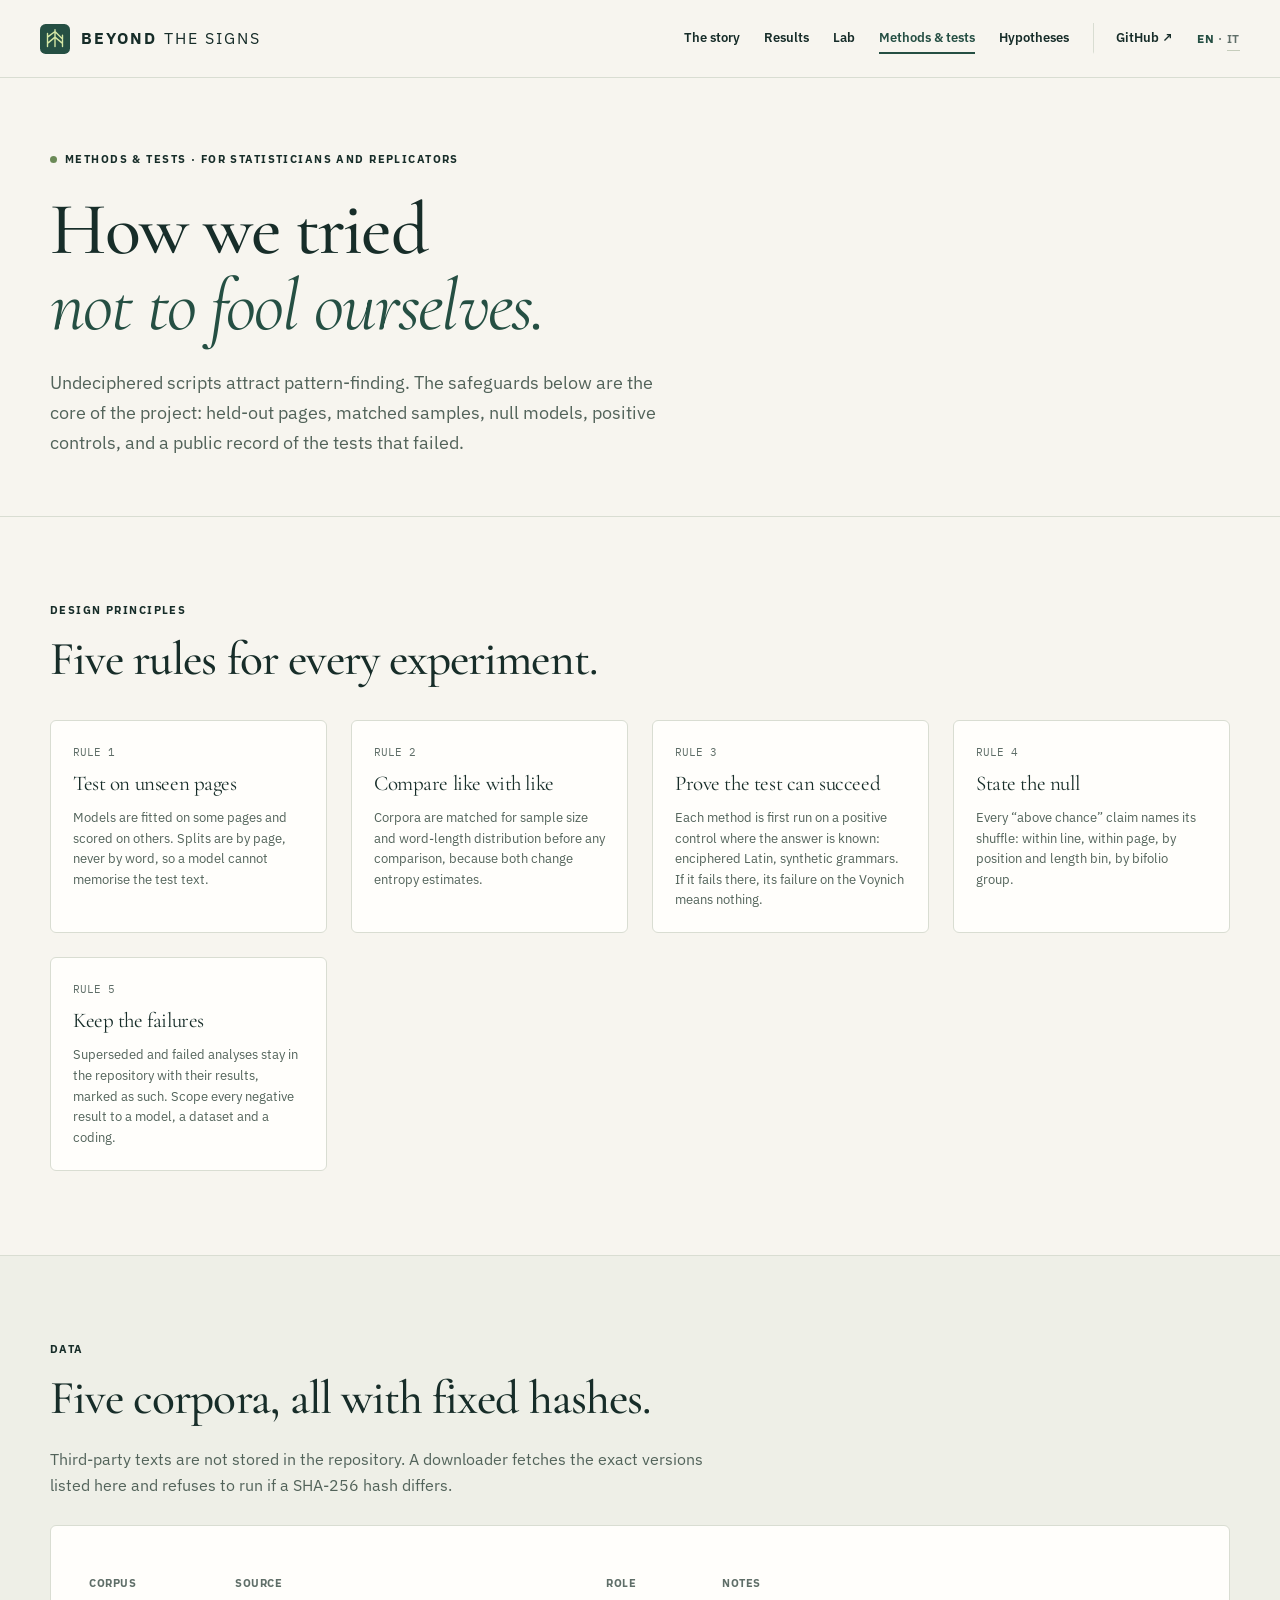
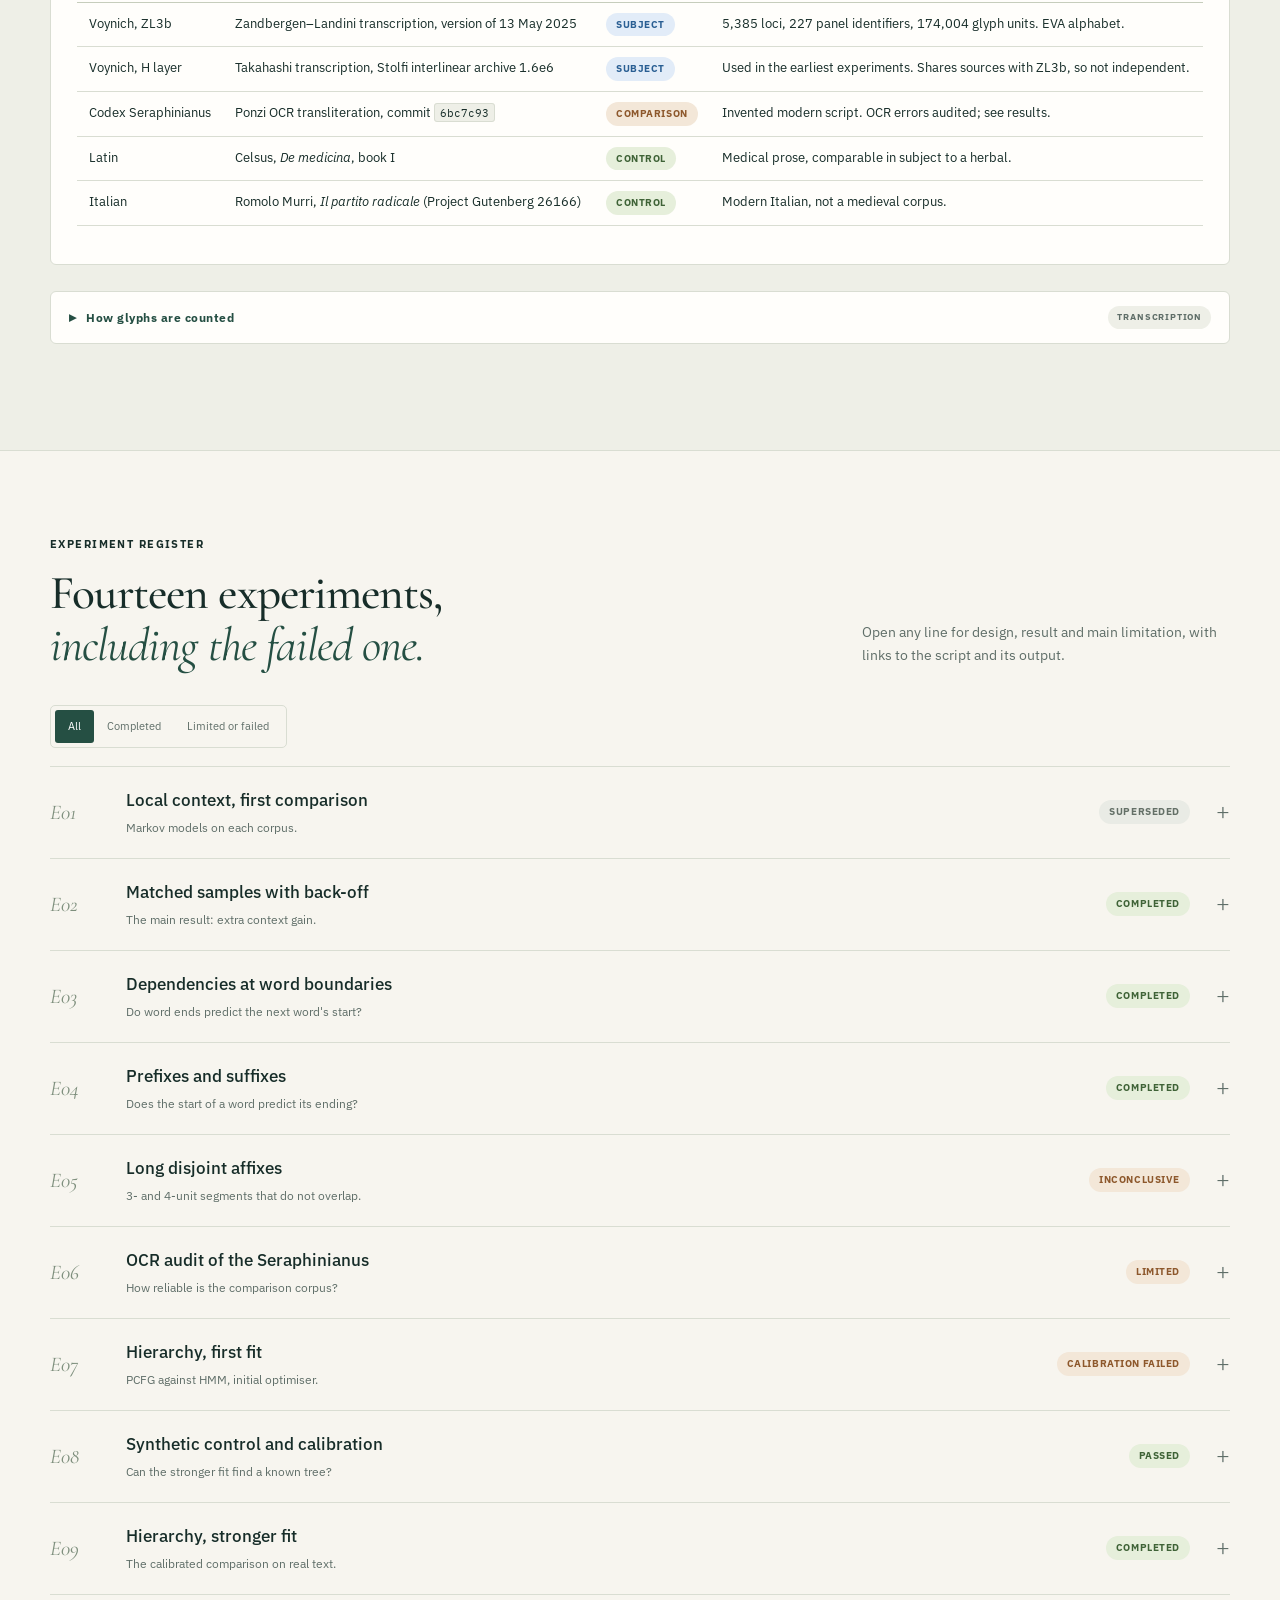
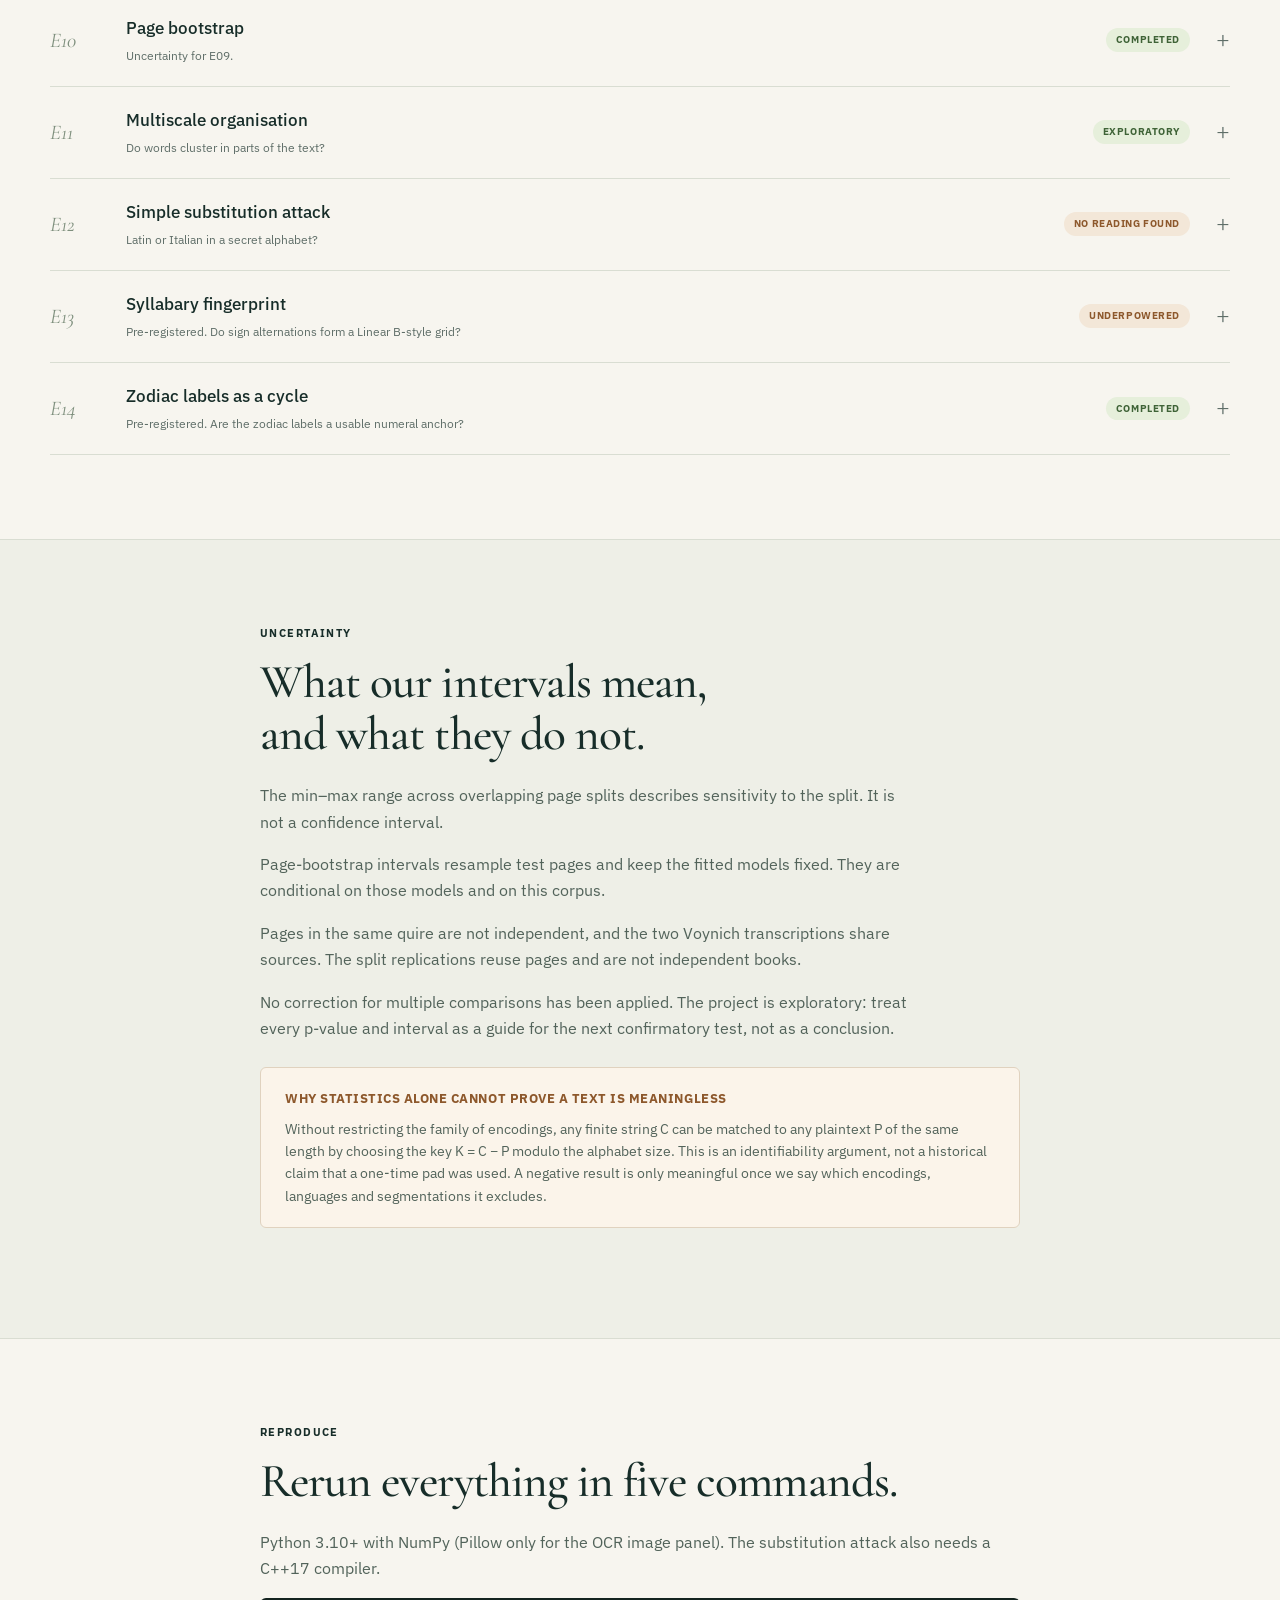
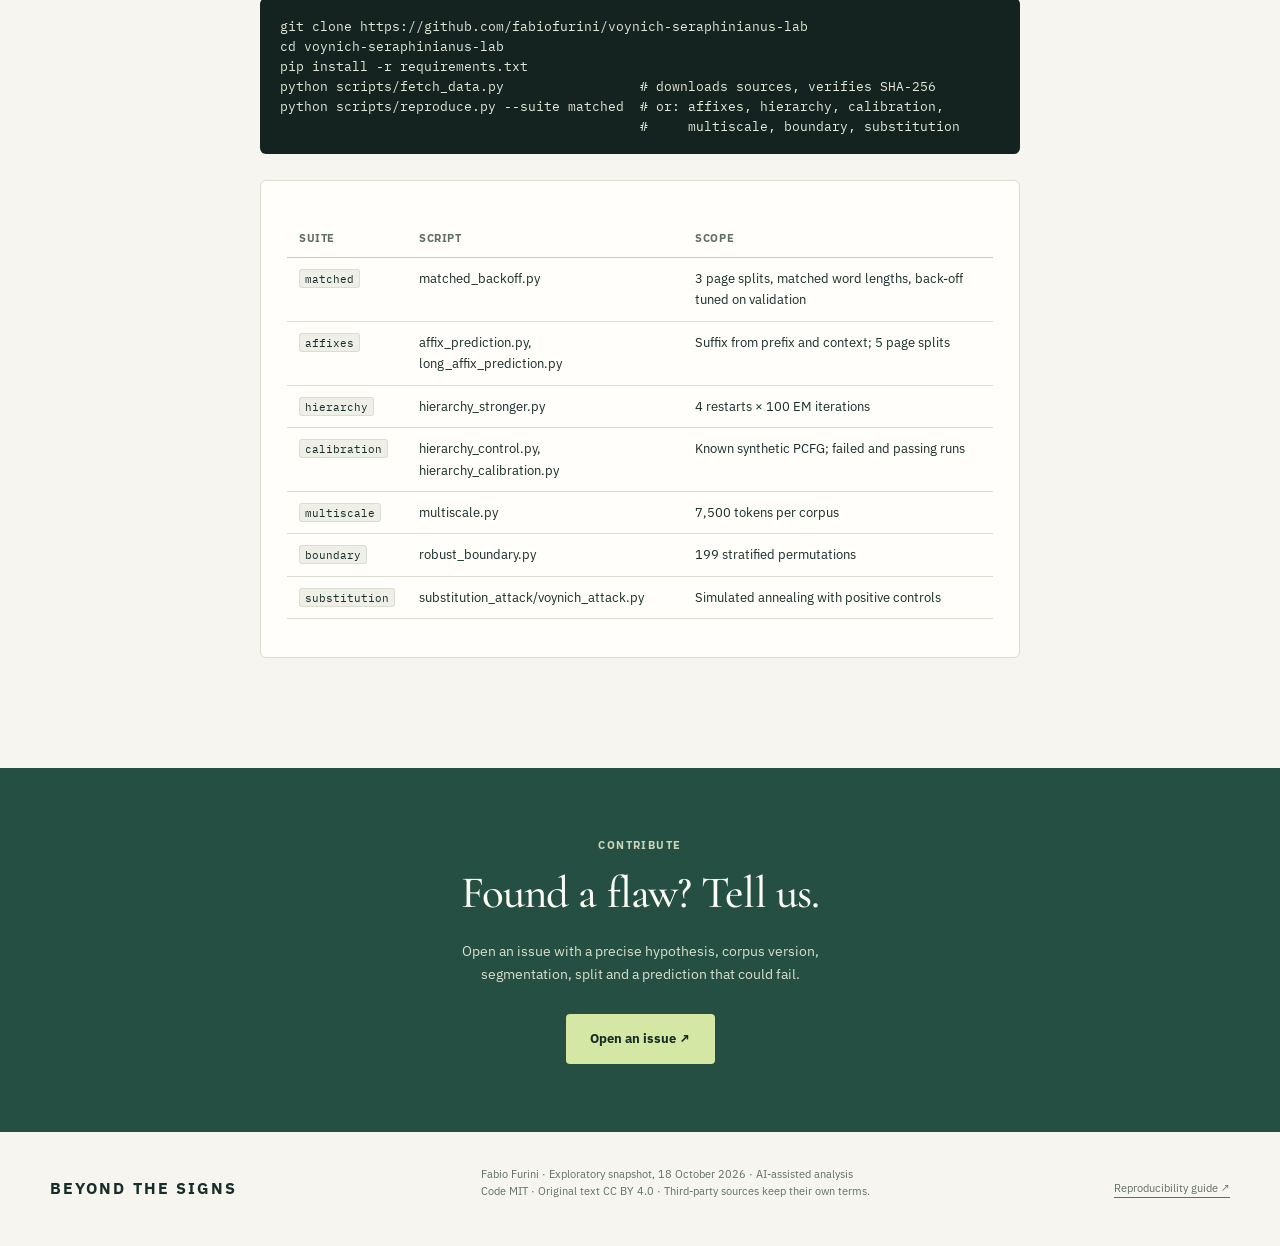
<file: docs/methods.html>
<!doctype html>
<html lang="en">
<head>
<meta charset="utf-8">
<meta name="viewport" content="width=device-width,initial-scale=1,viewport-fit=cover">
<title>Methods &amp; Tests · Beyond the Signs</title>
<meta name="description" content="Data sources, experimental design, null models, calibration and reproduction for the Voynich and Seraphinianus experiments.">
<meta name="theme-color" content="#101d1a">
<link rel="alternate" hreflang="it" href="it/methods.html">
<link rel="alternate" hreflang="en" href="methods.html">
<link rel="icon" href="assets/mark.svg" type="image/svg+xml">
<link rel="preconnect" href="https://fonts.googleapis.com">
<link rel="preconnect" href="https://fonts.gstatic.com" crossorigin>
<link rel="stylesheet" href="https://fonts.googleapis.com/css2?family=Cormorant+Garamond:ital,wght@0,500;0,600;1,500&family=IBM+Plex+Mono:wght@400;500&family=IBM+Plex+Sans:wght@400;500;600;700&display=swap">
<link rel="stylesheet" href="styles.css">
<script defer src="app.js"></script>
</head>
<body>
<a class="skip" href="#main">Skip to content</a>
<header>
  <a class="brand" href="index.html"><img src="assets/mark.svg" width="30" height="30" alt=""><span>BEYOND<span class="brand-light"> THE SIGNS</span></span></a>
  <button id="menu" aria-controls="navigation" aria-expanded="false">Menu ☰</button>
  <nav id="navigation" aria-label="Main">
    <a href="index.html">The story</a>
    <a href="results.html">Results</a>
    <a href="lab.html">Lab</a>
    <a href="methods.html" aria-current="page">Methods &amp; tests</a>
    <a href="hypotheses.html">Hypotheses</a>
    <a class="nav-repo" href="https://github.com/fabiofurini/voynich-seraphinianus-lab">GitHub ↗</a>
    <span class="lang-switch"><b>EN</b> · <a href="it/methods.html" hreflang="it" lang="it">IT</a></span>
  </nav>
</header>

<main id="main">
<section class="page-hero">
  <div class="wrap">
    <div class="eyebrow"><span class="dot"></span> Methods &amp; tests · for statisticians and replicators</div>
    <h1>How we tried<br><em>not to fool ourselves.</em></h1>
    <p class="lead">Undeciphered scripts attract pattern-finding. The safeguards below are the core of the project: held-out pages, matched samples, null models, positive controls, and a public record of the tests that failed.</p>
  </div>
</section>

<section class="band">
  <div class="wrap">
    <div class="eyebrow">Design principles</div>
    <h2>Five rules for every experiment.</h2>
    <div class="hyp-grid">
      <article class="hyp-card"><span class="id">RULE 1</span><h3>Test on unseen pages</h3><p>Models are fitted on some pages and scored on others. Splits are by page, never by word, so a model cannot memorise the test text.</p></article>
      <article class="hyp-card"><span class="id">RULE 2</span><h3>Compare like with like</h3><p>Corpora are matched for sample size and word-length distribution before any comparison, because both change entropy estimates.</p></article>
      <article class="hyp-card"><span class="id">RULE 3</span><h3>Prove the test can succeed</h3><p>Each method is first run on a positive control where the answer is known: enciphered Latin, synthetic grammars. If it fails there, its failure on the Voynich means nothing.</p></article>
      <article class="hyp-card"><span class="id">RULE 4</span><h3>State the null</h3><p>Every “above chance” claim names its shuffle: within line, within page, by position and length bin, by bifolio group.</p></article>
      <article class="hyp-card"><span class="id">RULE 5</span><h3>Keep the failures</h3><p>Superseded and failed analyses stay in the repository with their results, marked as such. Scope every negative result to a model, a dataset and a coding.</p></article>
    </div>
  </div>
</section>

<section class="band band-alt">
  <div class="wrap">
    <div class="eyebrow">Data</div>
    <h2>Five corpora, all with fixed hashes.</h2>
    <p class="prose" style="color:var(--ink-2)">Third-party texts are not stored in the repository. A downloader fetches the exact versions listed here and refuses to run if a SHA-256 hash differs.</p>
    <div class="tab-card">
      <div class="table-scroll"><table>
        <thead><tr><th>Corpus</th><th>Source</th><th>Role</th><th>Notes</th></tr></thead>
        <tbody>
          <tr><td>Voynich, ZL3b</td><td>Zandbergen–Landini transcription, version of 13 May 2025</td><td><span class="status blue">Subject</span></td><td>5,385 loci, 227 panel identifiers, 174,004 glyph units. EVA alphabet.</td></tr>
          <tr><td>Voynich, H layer</td><td>Takahashi transcription, Stolfi interlinear archive 1.6e6</td><td><span class="status blue">Subject</span></td><td>Used in the earliest experiments. Shares sources with ZL3b, so not independent.</td></tr>
          <tr><td>Codex Seraphinianus</td><td>Ponzi OCR transliteration, commit <code>6bc7c93</code></td><td><span class="status amber">Comparison</span></td><td>Invented modern script. OCR errors audited; see results.</td></tr>
          <tr><td>Latin</td><td>Celsus, <i>De medicina</i>, book I</td><td><span class="status green">Control</span></td><td>Medical prose, comparable in subject to a herbal.</td></tr>
          <tr><td>Italian</td><td>Romolo Murri, <i>Il partito radicale</i> (Project Gutenberg 26166)</td><td><span class="status green">Control</span></td><td>Modern Italian, not a medieval corpus.</td></tr>
        </tbody>
      </table></div>
    </div>
    <details class="levels">
      <summary>How glyphs are counted <span class="level-tag">TRANSCRIPTION</span></summary>
      <div class="body">
        <p>We use a working inventory of 23 graphic units: 17 single EVA letters (<span class="eva">a d e f g i k l m n o p q r s t y</span>) and 6 connected clusters (<span class="eva">ch sh ckh cth cph cfh</span>), matched greedily. This covers 99.96% of legible paragraph text in ZL3b. Alternative readings are resolved by taking the first variant (817 cases); 209 illegible markers are excluded. The inventory is a convention for counting. It is not a claim that these are 23 letters.</p>
        <p>Facts that make naive letter readings risky: <span class="eva">q</span> is word-initial 99.5% of the time and followed by <span class="eva">o</span> 98.0% of the time; <span class="eva">n</span> follows <span class="eva">i</span> 98.0% of the time and ends the word 99.0% of the time. Whether <span class="eva">qo</span> and <span class="eva">iin</span> are single units is unresolved.</p>
      </div>
    </details>
  </div>
</section>

<section class="band">
  <div class="wrap">
    <div class="section-head">
      <div>
        <div class="eyebrow">Experiment register</div>
        <h2>Fourteen experiments,<br><em>including the failed one.</em></h2>
      </div>
      <p>Open any line for design, result and main limitation, with links to the script and its output.</p>
    </div>
    <div class="filters segmented" role="group" aria-label="Filter experiments" style="display:inline-flex;margin-bottom:18px">
      <button class="selected" data-filter="all" aria-pressed="true">All</button>
      <button data-filter="done" aria-pressed="false">Completed</button>
      <button data-filter="limited" aria-pressed="false">Limited or failed</button>
    </div>
    <div id="register">
      <details class="experiment" data-kind="done"><summary><span class="exp-num">E01</span><div><h3>Local context, first comparison</h3><p class="description">Markov models on each corpus.</p></div><span class="status gray">Superseded</span></summary>
        <div class="exp-detail"><p><strong>Result.</strong> Both codices are strongly predictable locally.</p><p><strong>Limit.</strong> Unequal sample sizes and codings; replaced by E02.</p><div class="exp-meta"><a href="https://github.com/fabiofurini/voynich-seraphinianus-lab/blob/main/research/grammar_comparison/run.py">run.py</a><a href="https://github.com/fabiofurini/voynich-seraphinianus-lab/blob/main/research/grammar_comparison/results.json">results.json</a></div></div></details>
      <details class="experiment" data-kind="done"><summary><span class="exp-num">E02</span><div><h3>Matched samples with back-off</h3><p class="description">The main result: extra context gain.</p></div><span class="status green">Completed</span></summary>
        <div class="exp-detail"><p><strong>Design.</strong> Equal word counts per length, three page splits, interpolated back-off tuned on validation.</p><p><strong>Result.</strong> Voynich gain 0.0003–0.0014 bits; Latin and Italian 0.30–0.38.</p><p><strong>Limit.</strong> Three splits, small matched samples, unknown segmentation.</p><div class="exp-meta"><a href="https://github.com/fabiofurini/voynich-seraphinianus-lab/blob/main/research/grammar_comparison/matched_backoff.py">matched_backoff.py</a><a href="https://github.com/fabiofurini/voynich-seraphinianus-lab/blob/main/research/grammar_comparison/matched_backoff_results.json">results</a></div></div></details>
      <details class="experiment" data-kind="done"><summary><span class="exp-num">E03</span><div><h3>Dependencies at word boundaries</h3><p class="description">Do word ends predict the next word's start?</p></div><span class="status green">Completed</span></summary>
        <div class="exp-detail"><p><strong>Design.</strong> 199 permutations preserving page, position bin and length bin.</p><p><strong>Result.</strong> Both codices exceed every permutation.</p><p><strong>Limit.</strong> Layout, handwriting and OCR can contribute. This is not a test of syntax.</p><div class="exp-meta"><a href="https://github.com/fabiofurini/voynich-seraphinianus-lab/blob/main/research/grammar_comparison/robust_boundary.py">robust_boundary.py</a><a href="https://github.com/fabiofurini/voynich-seraphinianus-lab/blob/main/research/grammar_comparison/robust_boundary_results.json">results</a></div></div></details>
      <details class="experiment" data-kind="done"><summary><span class="exp-num">E04</span><div><h3>Prefixes and suffixes</h3><p class="description">Does the start of a word predict its ending?</p></div><span class="status green">Completed</span></summary>
        <div class="exp-detail"><p><strong>Result.</strong> Large shared families exist, but a 2-unit prefix adds about 0.001 bits per suffix beyond local context, and does not generalise to new word forms.</p><p><strong>Limit.</strong> Specific to this representation.</p><div class="exp-meta"><a href="https://github.com/fabiofurini/voynich-seraphinianus-lab/blob/main/research/grammar_comparison/affix_prediction.py">affix_prediction.py</a><a href="https://github.com/fabiofurini/voynich-seraphinianus-lab/blob/main/research/grammar_comparison/affix_prediction_results.json">results</a></div></div></details>
      <details class="experiment" data-kind="limited"><summary><span class="exp-num">E05</span><div><h3>Long disjoint affixes</h3><p class="description">3- and 4-unit segments that do not overlap.</p></div><span class="status amber">Inconclusive</span></summary>
        <div class="exp-detail"><p><strong>Result.</strong> 33–53 test words per split for 3-unit segments; one for 4-unit segments.</p><p><strong>Limit.</strong> Underpowered. The absence of an effect here cannot be read as the absence of a rule.</p><div class="exp-meta"><a href="https://github.com/fabiofurini/voynich-seraphinianus-lab/blob/main/research/grammar_comparison/long_affix_prediction.py">long_affix_prediction.py</a><a href="https://github.com/fabiofurini/voynich-seraphinianus-lab/blob/main/research/grammar_comparison/long_affix_disjoint_3_results.json">3 units</a><a href="https://github.com/fabiofurini/voynich-seraphinianus-lab/blob/main/research/grammar_comparison/long_affix_disjoint_4_results.json">4 units</a></div></div></details>
      <details class="experiment" data-kind="limited"><summary><span class="exp-num">E06</span><div><h3>OCR audit of the Seraphinianus</h3><p class="description">How reliable is the comparison corpus?</p></div><span class="status amber">Limited</span></summary>
        <div class="exp-detail"><p><strong>Result.</strong> 73.2% exact agreement, 86.3% within ±2 positions, on 388 words. 12 original images inspected.</p><p><strong>Limit.</strong> Labels come from the OCR training set, so this is not an independent error rate.</p><div class="exp-meta"><a href="https://github.com/fabiofurini/voynich-seraphinianus-lab/blob/main/research/grammar_comparison/ocr_audit.py">ocr_audit.py</a><a href="https://github.com/fabiofurini/voynich-seraphinianus-lab/blob/main/research/grammar_comparison/ocr_audit_results.json">results</a></div></div></details>
      <details class="experiment" data-kind="limited"><summary><span class="exp-num">E07</span><div><h3>Hierarchy, first fit</h3><p class="description">PCFG against HMM, initial optimiser.</p></div><span class="status amber">Calibration failed</span></summary>
        <div class="exp-detail"><p><strong>Result.</strong> On synthetic data from a known grammar, the fitted PCFG scored 0.9912 bits, worse than the HMM (0.8991) and the true grammar (0.8758). The optimiser was stuck in a local optimum.</p><p><strong>Limit.</strong> Must not be used as evidence. Kept as a record of why calibration matters.</p><div class="exp-meta"><a href="https://github.com/fabiofurini/voynich-seraphinianus-lab/blob/main/research/grammar_comparison/hierarchy_probe.py">hierarchy_probe.py</a><a href="https://github.com/fabiofurini/voynich-seraphinianus-lab/blob/main/research/grammar_comparison/hierarchy_probe_results.json">results</a></div></div></details>
      <details class="experiment" data-kind="done"><summary><span class="exp-num">E08</span><div><h3>Synthetic control and calibration</h3><p class="description">Can the stronger fit find a known tree?</p></div><span class="status green">Passed</span></summary>
        <div class="exp-detail"><p><strong>Result.</strong> With Dirichlet(0.3) initialisation, more restarts and up to 100 iterations, the PCFG reached 0.8755 bits, matching the true grammar.</p><div class="exp-meta"><a href="https://github.com/fabiofurini/voynich-seraphinianus-lab/blob/main/research/grammar_comparison/hierarchy_calibration.py">hierarchy_calibration.py</a><a href="https://github.com/fabiofurini/voynich-seraphinianus-lab/blob/main/research/grammar_comparison/hierarchy_calibration_results.json">results</a></div></div></details>
      <details class="experiment" data-kind="done"><summary><span class="exp-num">E09</span><div><h3>Hierarchy, stronger fit</h3><p class="description">The calibrated comparison on real text.</p></div><span class="status green">Completed</span></summary>
        <div class="exp-detail"><p><strong>Result.</strong> Voynich: PCFG worse than HMM by 0.0193 bits/token. Seraphinianus: a tiny, uncertain advantage.</p><p><strong>Limit.</strong> Two states, suffix classes, lines not known to be sentences.</p><div class="exp-meta"><a href="https://github.com/fabiofurini/voynich-seraphinianus-lab/blob/main/research/grammar_comparison/hierarchy_stronger.py">hierarchy_stronger.py</a><a href="https://github.com/fabiofurini/voynich-seraphinianus-lab/blob/main/research/grammar_comparison/hierarchy_stronger_results.json">results</a></div></div></details>
      <details class="experiment" data-kind="done"><summary><span class="exp-num">E10</span><div><h3>Page bootstrap</h3><p class="description">Uncertainty for E09.</p></div><span class="status green">Completed</span></summary>
        <div class="exp-detail"><p><strong>Result.</strong> Voynich 95% interval [+0.0065, +0.0343]; Seraphinianus [−0.0080, +0.0008].</p><p><strong>Limit.</strong> Conditional on the selected models and this split.</p><div class="exp-meta"><a href="https://github.com/fabiofurini/voynich-seraphinianus-lab/blob/main/research/grammar_comparison/hierarchy_bootstrap.py">hierarchy_bootstrap.py</a><a href="https://github.com/fabiofurini/voynich-seraphinianus-lab/blob/main/research/grammar_comparison/hierarchy_bootstrap_results.json">results</a></div></div></details>
      <details class="experiment" data-kind="done"><summary><span class="exp-num">E11</span><div><h3>Multiscale organisation</h3><p class="description">Do words cluster in parts of the text?</p></div><span class="status green">Exploratory</span></summary>
        <div class="exp-detail"><p><strong>Result.</strong> All four corpora cluster, the invented script included.</p><p><strong>Limit.</strong> Not a full replication of Montemurro and Zanette (2013).</p><div class="exp-meta"><a href="https://github.com/fabiofurini/voynich-seraphinianus-lab/blob/main/research/grammar_comparison/multiscale.py">multiscale.py</a><a href="https://github.com/fabiofurini/voynich-seraphinianus-lab/blob/main/research/grammar_comparison/multiscale_results.json">results</a></div></div></details>
      <details class="experiment" data-kind="limited"><summary><span class="exp-num">E12</span><div><h3>Simple substitution attack</h3><p class="description">Latin or Italian in a secret alphabet?</p></div><span class="status amber">No reading found</span></summary>
        <div class="exp-detail"><p><strong>Result.</strong> Controls fully recovered; Voynich output not readable (1.1% and 7.0% of words in vocabulary).</p><p><strong>Limit.</strong> Heuristic search; only these languages, units and spacing.</p><div class="exp-meta"><a href="https://github.com/fabiofurini/voynich-seraphinianus-lab/blob/main/research/substitution_attack/README.md">method</a><a href="https://github.com/fabiofurini/voynich-seraphinianus-lab/blob/main/research/substitution_attack/results.json">results</a></div></div></details>
      <details class="experiment" data-kind="limited"><summary><span class="exp-num">E13</span><div><h3>Syllabary fingerprint</h3><p class="description">Pre-registered. Do sign alternations form a Linear B-style grid?</p></div><span class="status amber">Underpowered</span></summary>
        <div class="exp-detail"><p><strong>Design.</strong> Sign-alternation graph after shared stems; modularity against 499 permutations; three segmentations; alphabets and a mock CV syllabary as controls; decision rules fixed before running.</p><p><strong>Result.</strong> 0 of 24 Voynich analyses syllabary-like (12 alphabet-like, 9 mixed, 3 free combination). Three stable positional glyph classes, the first matching Stolfi's “core”.</p><p><strong>Limit.</strong> The mock-syllabary control failed narrowly, so a negative here is suggestive only.</p><div class="exp-meta"><a href="https://github.com/fabiofurini/voynich-seraphinianus-lab/blob/main/research/structure_probes/README.md">protocol &amp; results</a><a href="https://github.com/fabiofurini/voynich-seraphinianus-lab/blob/main/research/structure_probes/syllabary_fingerprint.py">syllabary_fingerprint.py</a><a href="https://github.com/fabiofurini/voynich-seraphinianus-lab/blob/main/research/structure_probes/syllabary_fingerprint_results.json">results</a></div></div></details>
      <details class="experiment" data-kind="done"><summary><span class="exp-num">E14</span><div><h3>Zodiac labels as a cycle</h3><p class="description">Pre-registered. Are the zodiac labels a usable numeral anchor?</p></div><span class="status green">Completed</span></summary>
        <div class="exp-detail"><p><strong>Design.</strong> 299 labels on 12 zodiac pages: cross-sign repetition, positional alignment over rotations and directions, within-ring adjacency; 999 permutations; numeral and name controls.</p><p><strong>Result.</strong> No alignment (p = 0.13) and no sequential structure (p = 0.30); numeral controls pass at p = 0.005. The labels form their own vocabulary class (77% begin with <span class="eva">o</span>).</p><p><strong>Limit.</strong> Excludes a numbering cycle only; the labels may still be names.</p><div class="exp-meta"><a href="https://github.com/fabiofurini/voynich-seraphinianus-lab/blob/main/research/structure_probes/README.md">protocol &amp; results</a><a href="https://github.com/fabiofurini/voynich-seraphinianus-lab/blob/main/research/structure_probes/zodiac_cycle.py">zodiac_cycle.py</a><a href="https://github.com/fabiofurini/voynich-seraphinianus-lab/blob/main/research/structure_probes/zodiac_cycle_results.json">results</a></div></div></details>
    </div>
  </div>
</section>

<section class="band band-alt">
  <div class="wrap-narrow">
    <div class="eyebrow">Uncertainty</div>
    <h2>What our intervals mean, and what they do not.</h2>
    <div class="prose">
      <p>The min–max range across overlapping page splits describes sensitivity to the split. It is not a confidence interval.</p>
      <p>Page-bootstrap intervals resample test pages and keep the fitted models fixed. They are conditional on those models and on this corpus.</p>
      <p>Pages in the same quire are not independent, and the two Voynich transcriptions share sources. The split replications reuse pages and are not independent books.</p>
      <p>No correction for multiple comparisons has been applied. The project is exploratory: treat every p-value and interval as a guide for the next confirmatory test, not as a conclusion.</p>
    </div>
    <div class="caveat">
      <h3>Why statistics alone cannot prove a text is meaningless</h3>
      <p>Without restricting the family of encodings, any finite string C can be matched to any plaintext P of the same length by choosing the key K = C − P modulo the alphabet size. This is an identifiability argument, not a historical claim that a one-time pad was used. A negative result is only meaningful once we say which encodings, languages and segmentations it excludes.</p>
    </div>
  </div>
</section>

<section class="band">
  <div class="wrap-narrow">
    <div class="eyebrow">Reproduce</div>
    <h2>Rerun everything in five commands.</h2>
    <p style="color:var(--ink-2)">Python 3.10+ with NumPy (Pillow only for the OCR image panel). The substitution attack also needs a C++17 compiler.</p>
<pre>git clone https://github.com/fabiofurini/voynich-seraphinianus-lab
cd voynich-seraphinianus-lab
pip install -r requirements.txt
python scripts/fetch_data.py                 # downloads sources, verifies SHA-256
python scripts/reproduce.py --suite matched  # or: affixes, hierarchy, calibration,
                                             #     multiscale, boundary, substitution</pre>
    <div class="tab-card">
      <div class="table-scroll"><table>
        <thead><tr><th>Suite</th><th>Script</th><th>Scope</th></tr></thead>
        <tbody>
          <tr><td><code>matched</code></td><td>matched_backoff.py</td><td>3 page splits, matched word lengths, back-off tuned on validation</td></tr>
          <tr><td><code>affixes</code></td><td>affix_prediction.py, long_affix_prediction.py</td><td>Suffix from prefix and context; 5 page splits</td></tr>
          <tr><td><code>hierarchy</code></td><td>hierarchy_stronger.py</td><td>4 restarts × 100 EM iterations</td></tr>
          <tr><td><code>calibration</code></td><td>hierarchy_control.py, hierarchy_calibration.py</td><td>Known synthetic PCFG; failed and passing runs</td></tr>
          <tr><td><code>multiscale</code></td><td>multiscale.py</td><td>7,500 tokens per corpus</td></tr>
          <tr><td><code>boundary</code></td><td>robust_boundary.py</td><td>199 stratified permutations</td></tr>
          <tr><td><code>substitution</code></td><td>substitution_attack/voynich_attack.py</td><td>Simulated annealing with positive controls</td></tr>
        </tbody>
      </table></div>
    </div>
  </div>
</section>

<section class="closing">
  <div class="wrap">
    <div class="eyebrow">Contribute</div>
    <h2>Found a flaw? Tell us.</h2>
    <p>Open an issue with a precise hypothesis, corpus version, segmentation, split and a prediction that could fail.</p>
    <a class="button" href="https://github.com/fabiofurini/voynich-seraphinianus-lab/issues">Open an issue ↗</a>
  </div>
</section>
</main>

<footer class="wrap">
  <a class="brand" href="index.html">BEYOND THE SIGNS</a>
  <p>Fabio Furini · Exploratory snapshot, 18 October 2026 · AI-assisted analysis<br>Code MIT · Original text CC BY 4.0 · Third-party sources keep their own terms.</p>
  <a href="https://github.com/fabiofurini/voynich-seraphinianus-lab/blob/main/notebook/REPRODUCIBILITY.md">Reproducibility guide ↗</a>
</footer>
</body>
</html>
</file>
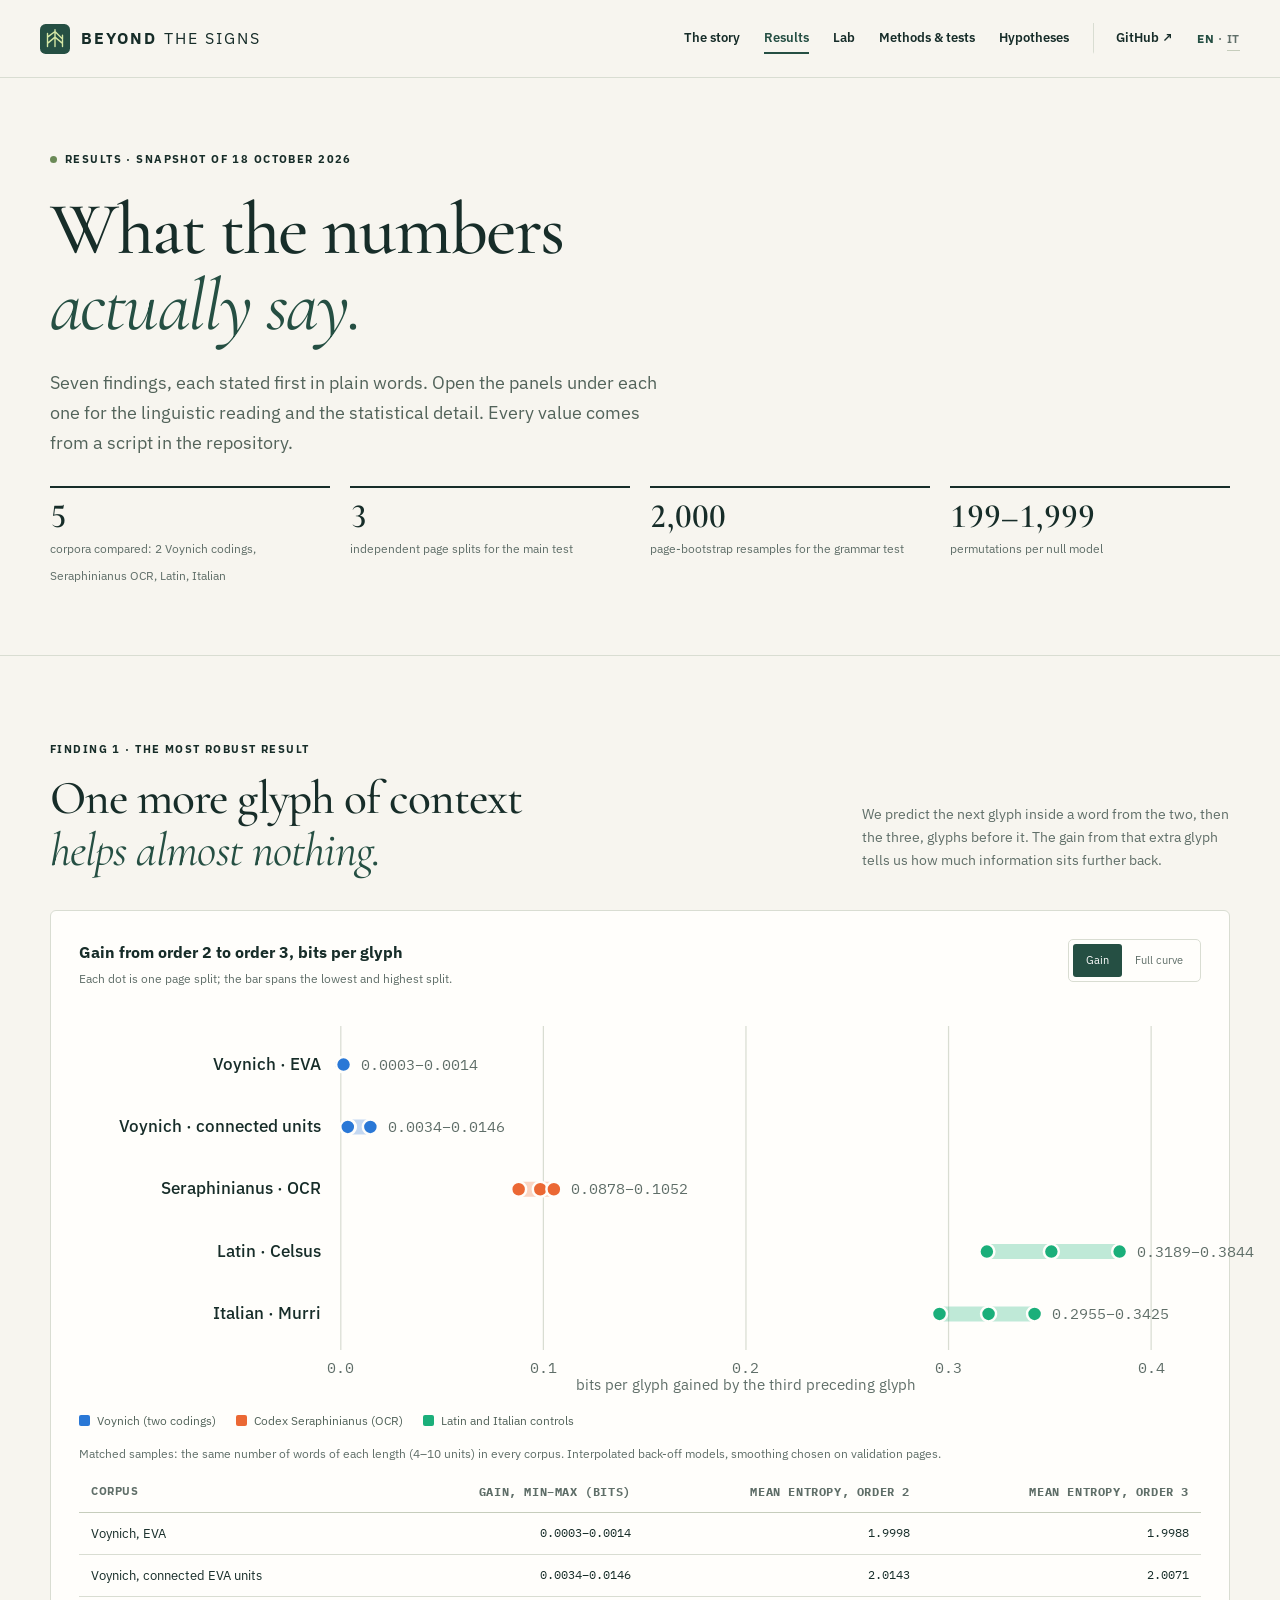
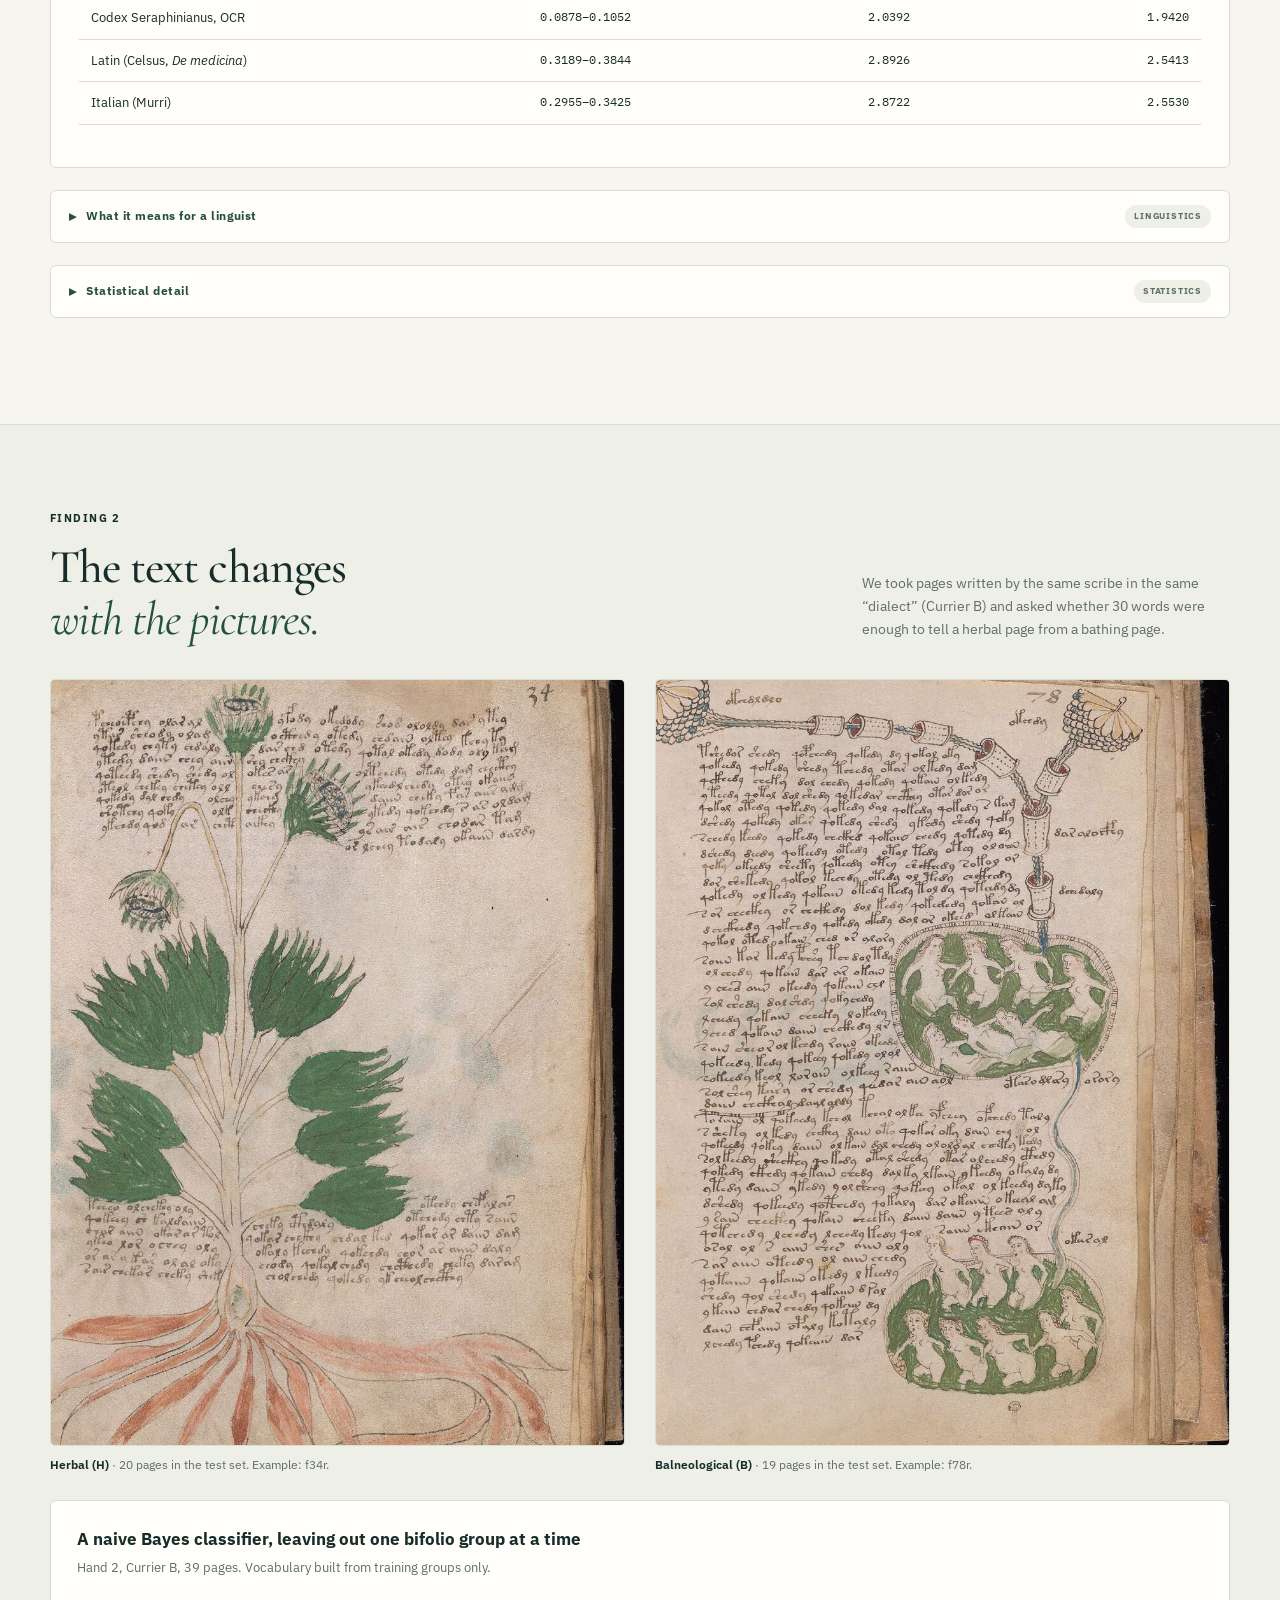
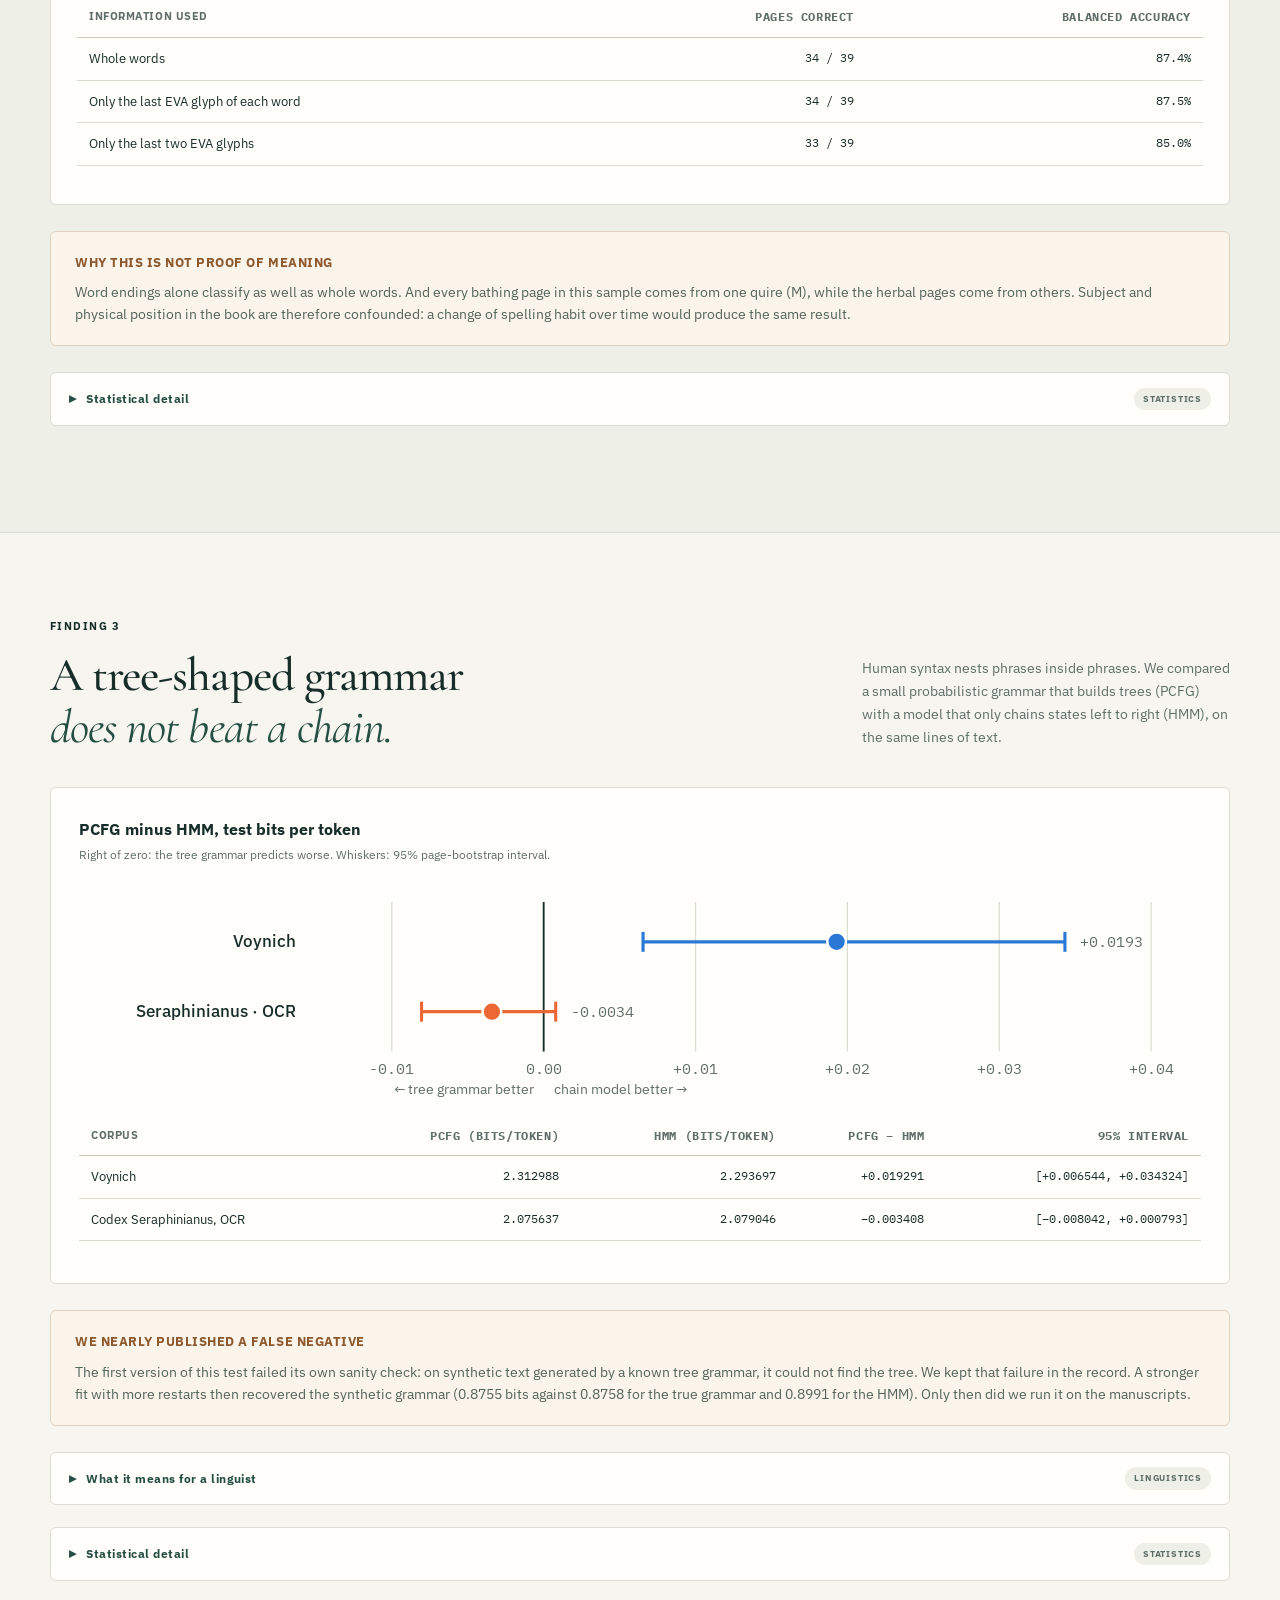
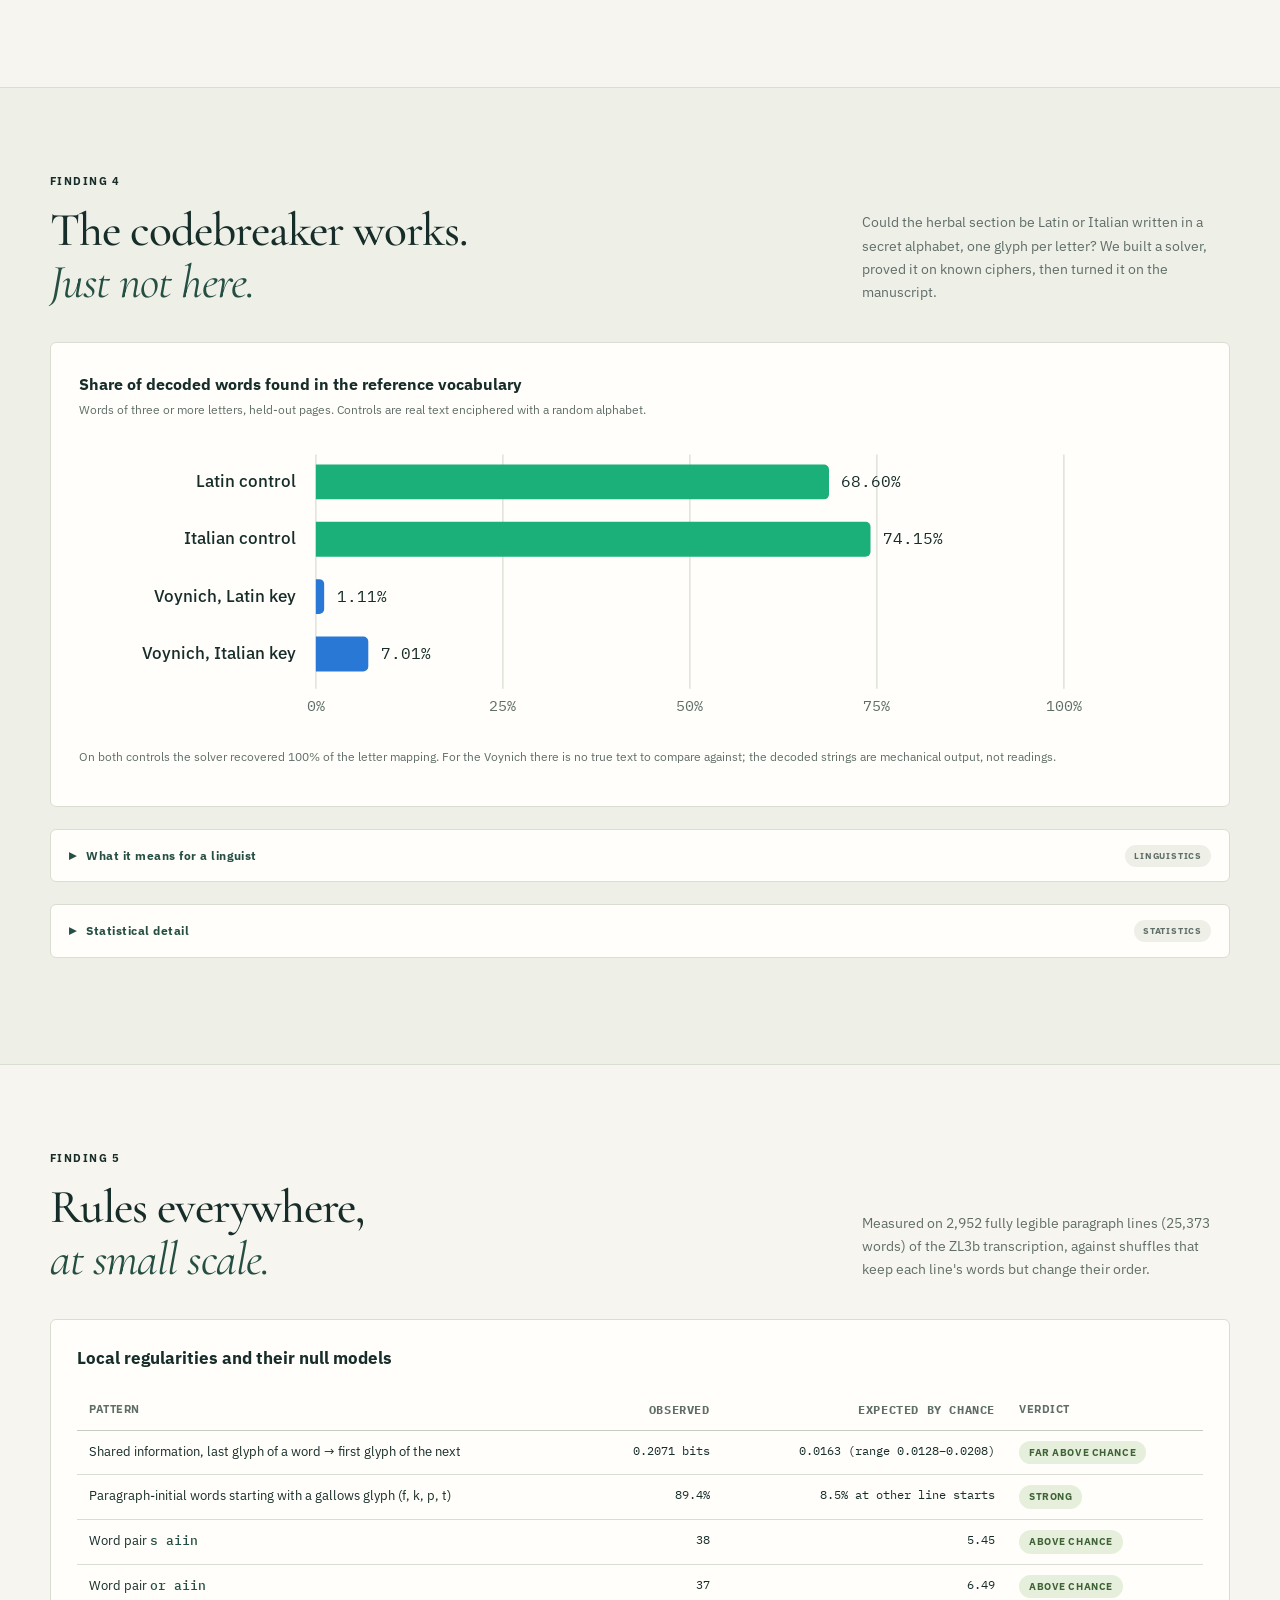
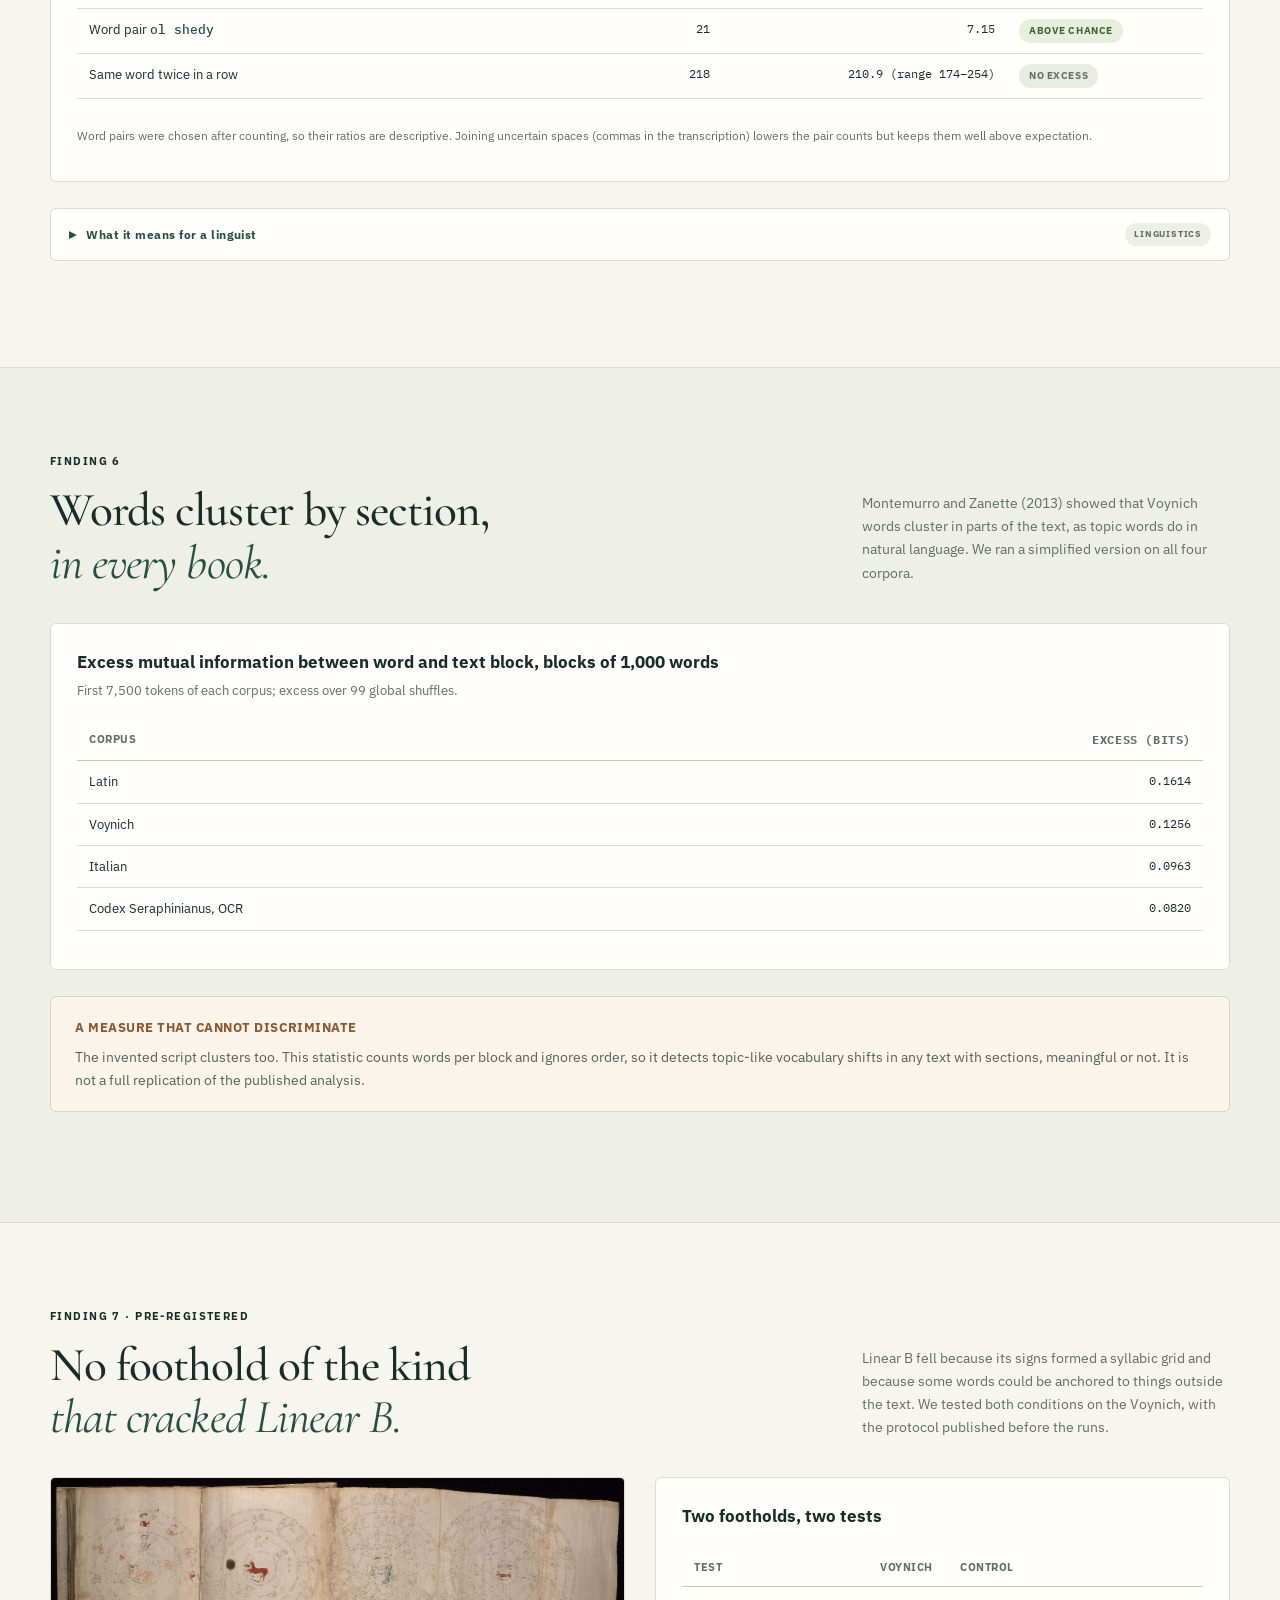
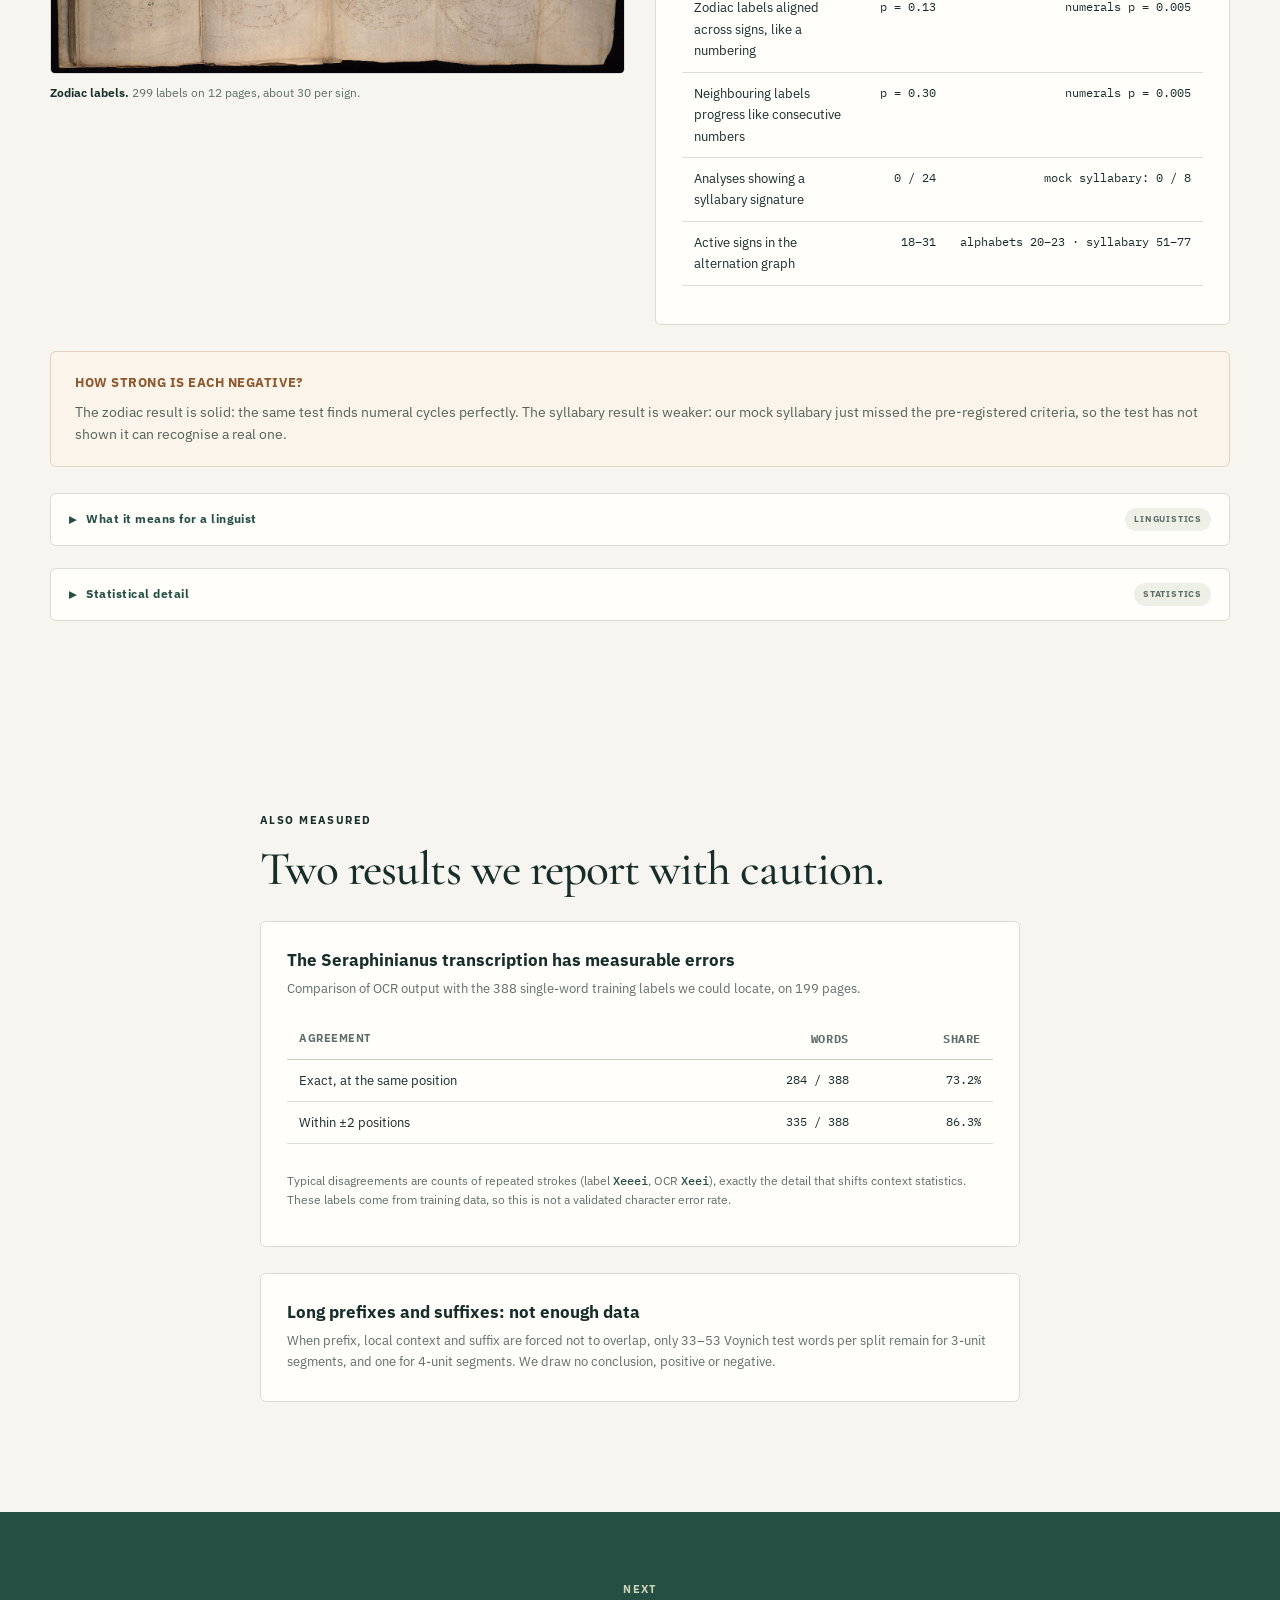
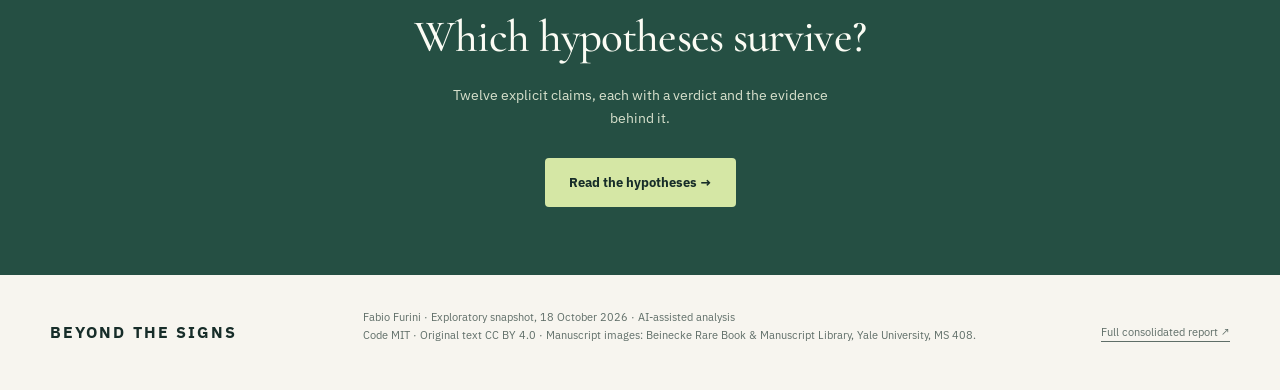
<file: docs/results.html>
<!doctype html>
<html lang="en">
<head>
<meta charset="utf-8">
<meta name="viewport" content="width=device-width,initial-scale=1,viewport-fit=cover">
<title>Results · Beyond the Signs</title>
<meta name="description" content="Measured results on the Voynich manuscript and Codex Seraphinianus, with charts, tables and limits.">
<meta name="theme-color" content="#101d1a">
<link rel="alternate" hreflang="it" href="it/results.html">
<link rel="alternate" hreflang="en" href="results.html">
<link rel="icon" href="assets/mark.svg" type="image/svg+xml">
<link rel="preconnect" href="https://fonts.googleapis.com">
<link rel="preconnect" href="https://fonts.gstatic.com" crossorigin>
<link rel="stylesheet" href="https://fonts.googleapis.com/css2?family=Cormorant+Garamond:ital,wght@0,500;0,600;1,500&family=IBM+Plex+Mono:wght@400;500&family=IBM+Plex+Sans:wght@400;500;600;700&display=swap">
<link rel="stylesheet" href="styles.css">
<script defer src="app.js"></script>
</head>
<body>
<a class="skip" href="#main">Skip to content</a>
<header>
  <a class="brand" href="index.html"><img src="assets/mark.svg" width="30" height="30" alt=""><span>BEYOND<span class="brand-light"> THE SIGNS</span></span></a>
  <button id="menu" aria-controls="navigation" aria-expanded="false">Menu ☰</button>
  <nav id="navigation" aria-label="Main">
    <a href="index.html">The story</a>
    <a href="results.html" aria-current="page">Results</a>
    <a href="lab.html">Lab</a>
    <a href="methods.html">Methods &amp; tests</a>
    <a href="hypotheses.html">Hypotheses</a>
    <a class="nav-repo" href="https://github.com/fabiofurini/voynich-seraphinianus-lab">GitHub ↗</a>
    <span class="lang-switch"><b>EN</b> · <a href="it/results.html" hreflang="it" lang="it">IT</a></span>
  </nav>
</header>

<main id="main">
<section class="page-hero">
  <div class="wrap">
    <div class="eyebrow"><span class="dot"></span> Results · snapshot of 18 October 2026</div>
    <h1>What the numbers<br><em>actually say.</em></h1>
    <p class="lead">Seven findings, each stated first in plain words. Open the panels under each one for the linguistic reading and the statistical detail. Every value comes from a script in the repository.</p>
    <div class="metric-row">
      <div class="metric"><b>5</b><span>corpora compared: 2 Voynich codings, Seraphinianus OCR, Latin, Italian</span></div>
      <div class="metric"><b>3</b><span>independent page splits for the main test</span></div>
      <div class="metric"><b>2,000</b><span>page-bootstrap resamples for the grammar test</span></div>
      <div class="metric"><b>199–1,999</b><span>permutations per null model</span></div>
    </div>
  </div>
</section>

<!-- 1. context gain -->
<section class="band" id="context">
  <div class="wrap">
    <div class="section-head">
      <div>
        <div class="eyebrow">Finding 1 · the most robust result</div>
        <h2>One more glyph of context<br><em>helps almost nothing.</em></h2>
      </div>
      <p>We predict the next glyph inside a word from the two, then the three, glyphs before it. The gain from that extra glyph tells us how much information sits further back.</p>
    </div>

    <div class="chart-card">
      <div class="chart-toolbar">
        <div>
          <h3 id="gain-title">Gain from order 2 to order 3, bits per glyph</h3>
          <p id="gain-sub">Each dot is one page split; the bar spans the lowest and highest split.</p>
        </div>
        <div class="segmented" role="group" aria-label="Chart view">
          <button class="selected" id="gain-view" aria-pressed="true">Gain</button>
          <button id="curve-view" aria-pressed="false">Full curve</button>
        </div>
      </div>
      <div id="gain-chart" class="chart" role="img" aria-labelledby="gain-title gain-sub"><p class="chart-note">Loading the chart…</p></div>
      <div class="legend" aria-hidden="true">
        <span><i style="background:var(--voynich)"></i>Voynich (two codings)</span>
        <span><i style="background:var(--seraph)"></i>Codex Seraphinianus (OCR)</span>
        <span><i style="background:var(--control)"></i>Latin and Italian controls</span>
      </div>
      <div class="table-scroll">
        <table>
          <caption>Matched samples: the same number of words of each length (4–10 units) in every corpus. Interpolated back-off models, smoothing chosen on validation pages.</caption>
          <thead><tr><th>Corpus</th><th class="num">Gain, min–max (bits)</th><th class="num">Mean entropy, order 2</th><th class="num">Mean entropy, order 3</th></tr></thead>
          <tbody>
            <tr><td>Voynich, EVA</td><td class="num">0.0003–0.0014</td><td class="num">1.9998</td><td class="num">1.9988</td></tr>
            <tr><td>Voynich, connected EVA units</td><td class="num">0.0034–0.0146</td><td class="num">2.0143</td><td class="num">2.0071</td></tr>
            <tr><td>Codex Seraphinianus, OCR</td><td class="num">0.0878–0.1052</td><td class="num">2.0392</td><td class="num">1.9420</td></tr>
            <tr><td>Latin (Celsus, <i>De medicina</i>)</td><td class="num">0.3189–0.3844</td><td class="num">2.8926</td><td class="num">2.5413</td></tr>
            <tr><td>Italian (Murri)</td><td class="num">0.2955–0.3425</td><td class="num">2.8722</td><td class="num">2.5530</td></tr>
          </tbody>
        </table>
      </div>
    </div>

    <details class="levels">
      <summary>What it means for a linguist <span class="level-tag">LINGUISTICS</span></summary>
      <div class="body">
        <p>In Latin and Italian, the third glyph back still constrains the next one: spelling and morphology carry information over several letters. In the Voynich, almost all of the predictable structure is already captured by the two preceding glyphs. Words behave as if built from short, locally chained pieces.</p>
        <p>This does not show the absence of language. A syllabic script, a verbose cipher in which one sound is written with several glyphs, or a wrong segmentation of glyphs would all compress information into short local patterns. Grouping six connected EVA glyph clusters into single units already raises the gain from about 0.001 to about 0.009 bits.</p>
      </div>
    </details>
    <details class="levels">
      <summary>Statistical detail <span class="level-tag">STATISTICS</span></summary>
      <div class="body">
        <p>Three page-level splits (seeds 19201–19203), 60% training, 20% validation, 20% test. 1,104–1,139 training words and 270–301 test words per split; 874–1,070 internal test glyphs. Pseudo-pages for controls are blocks of 150 words. Models of order 0–5 with interpolated back-off; back-off strength chosen on validation from {0.1, 1, 10, 100, 1000}. Scored only on true glyphs from the fourth position of a word, identical for all orders; train-derived alphabet with an unknown class.</p>
        <p>For raw EVA, all three page-bootstrap intervals for the gain include zero. For connected EVA, two of three exclude zero. The min–max range across overlapping splits is not a confidence interval, and no correction for multiple comparisons has been applied.</p>
      </div>
    </details>
  </div>
</section>

<!-- 2. sections -->
<section class="band band-alt" id="sections">
  <div class="wrap">
    <div class="section-head">
      <div>
        <div class="eyebrow">Finding 2</div>
        <h2>The text changes<br><em>with the pictures.</em></h2>
      </div>
      <p>We took pages written by the same scribe in the same “dialect” (Currier B) and asked whether 30 words were enough to tell a herbal page from a bathing page.</p>
    </div>
    <div class="pair">
      <figure>
        <img src="assets/img/f34r.jpg" alt="Herbal page f34r: a plant with large leaves and roots." loading="lazy">
        <figcaption><b>Herbal (H)</b> · 20 pages in the test set. Example: f34r.</figcaption>
      </figure>
      <figure>
        <img src="assets/img/f78r.jpg" alt="Balneological page f78r: figures bathing in connected pools." loading="lazy">
        <figcaption><b>Balneological (B)</b> · 19 pages in the test set. Example: f78r.</figcaption>
      </figure>
    </div>
    <div class="tab-card">
      <h3>A naive Bayes classifier, leaving out one bifolio group at a time</h3>
      <p class="summary-line">Hand 2, Currier B, 39 pages. Vocabulary built from training groups only.</p>
      <div class="table-scroll">
        <table>
          <thead><tr><th>Information used</th><th class="num">Pages correct</th><th class="num">Balanced accuracy</th></tr></thead>
          <tbody>
            <tr><td>Whole words</td><td class="num">34 / 39</td><td class="num">87.4%</td></tr>
            <tr><td>Only the last EVA glyph of each word</td><td class="num">34 / 39</td><td class="num">87.5%</td></tr>
            <tr><td>Only the last two EVA glyphs</td><td class="num">33 / 39</td><td class="num">85.0%</td></tr>
          </tbody>
        </table>
      </div>
    </div>
    <div class="caveat">
      <h3>Why this is not proof of meaning</h3>
      <p>Word endings alone classify as well as whole words. And every bathing page in this sample comes from one quire (M), while the herbal pages come from others. Subject and physical position in the book are therefore confounded: a change of spelling habit over time would produce the same result.</p>
    </div>
    <details class="levels">
      <summary>Statistical detail <span class="level-tag">STATISTICS</span></summary>
      <div class="body">
        <p>Multinomial naive Bayes, add-one smoothing, uniform class prior. Leave-one-group-out over 10 groups defined by quire and bifolio number. 30 tokens per page sampled without replacement from line-internal positions; first and last words and uncertain lines excluded. Main seed 20261017. Over 30 resamplings, median balanced accuracy is 92.5% for words (range 82.2–97.5%) and 84.8% for final glyphs (74.5–95.0%). Permutation reference with labels shuffled by bifolio group: 1,999 permutations, empirical p = 0.012. That null does not control for quire.</p>
      </div>
    </details>
  </div>
</section>

<!-- 3. hierarchy -->
<section class="band" id="hierarchy">
  <div class="wrap">
    <div class="section-head">
      <div>
        <div class="eyebrow">Finding 3</div>
        <h2>A tree-shaped grammar<br><em>does not beat a chain.</em></h2>
      </div>
      <p>Human syntax nests phrases inside phrases. We compared a small probabilistic grammar that builds trees (PCFG) with a model that only chains states left to right (HMM), on the same lines of text.</p>
    </div>
    <div class="chart-card">
      <div class="chart-toolbar">
        <div>
          <h3 id="hier-title">PCFG minus HMM, test bits per token</h3>
          <p id="hier-sub">Right of zero: the tree grammar predicts worse. Whiskers: 95% page-bootstrap interval.</p>
        </div>
      </div>
      <div id="hier-chart" class="chart" style="min-height:180px" role="img" aria-labelledby="hier-title hier-sub"></div>
      <div class="table-scroll">
        <table>
          <thead><tr><th>Corpus</th><th class="num">PCFG (bits/token)</th><th class="num">HMM (bits/token)</th><th class="num">PCFG − HMM</th><th class="num">95% interval</th></tr></thead>
          <tbody>
            <tr><td>Voynich</td><td class="num">2.312988</td><td class="num">2.293697</td><td class="num">+0.019291</td><td class="num">[+0.006544, +0.034324]</td></tr>
            <tr><td>Codex Seraphinianus, OCR</td><td class="num">2.075637</td><td class="num">2.079046</td><td class="num">−0.003408</td><td class="num">[−0.008042, +0.000793]</td></tr>
          </tbody>
        </table>
      </div>
    </div>
    <div class="caveat">
      <h3>We nearly published a false negative</h3>
      <p>The first version of this test failed its own sanity check: on synthetic text generated by a known tree grammar, it could not find the tree. We kept that failure in the record. A stronger fit with more restarts then recovered the synthetic grammar (0.8755 bits against 0.8758 for the true grammar and 0.8991 for the HMM). Only then did we run it on the manuscripts.</p>
    </div>
    <details class="levels">
      <summary>What it means for a linguist <span class="level-tag">LINGUISTICS</span></summary>
      <div class="body">
        <p>The models see each word only as one of six suffix classes (five frequent endings plus “other”) and have two latent states each. Lines are treated as units, but we do not know that a line is a sentence. The result rejects one specific prediction: this two-state grammar on this representation. It says nothing about richer grammars, other units, or Andrea Moro's structure-dependence constraints, which would first require knowing what the syntactic units are.</p>
      </div>
    </details>
    <details class="levels">
      <summary>Statistical detail <span class="level-tag">STATISTICS</span></summary>
      <div class="body">
        <p>Lines of 4–14 words; page split 60/20/20; training capped at 1,200 lines. Four initialisations (seeds 13, 29, 43, 61), up to 100 EM iterations, Dirichlet(0.3) initialisation, smoothing 0.1, model selection on validation for both PCFG and HMM. 2,000 paired bootstrap resamples over 40 Voynich and 57 Seraphinianus test pages. Length-conditional probabilities and PCFG normalisation were checked by enumerating every binary string of length 1–5.</p>
      </div>
    </details>
  </div>
</section>

<!-- 4. substitution -->
<section class="band band-alt" id="cipher">
  <div class="wrap">
    <div class="section-head">
      <div>
        <div class="eyebrow">Finding 4</div>
        <h2>The codebreaker works.<br><em>Just not here.</em></h2>
      </div>
      <p>Could the herbal section be Latin or Italian written in a secret alphabet, one glyph per letter? We built a solver, proved it on known ciphers, then turned it on the manuscript.</p>
    </div>
    <div class="chart-card">
      <div class="chart-toolbar">
        <div>
          <h3 id="sub-title">Share of decoded words found in the reference vocabulary</h3>
          <p id="sub-sub">Words of three or more letters, held-out pages. Controls are real text enciphered with a random alphabet.</p>
        </div>
      </div>
      <div id="sub-chart" class="chart" style="min-height:220px" role="img" aria-labelledby="sub-title sub-sub"></div>
      <p class="chart-note">On both controls the solver recovered 100% of the letter mapping. For the Voynich there is no true text to compare against; the decoded strings are mechanical output, not readings.</p>
    </div>
    <details class="levels">
      <summary>What it means for a linguist <span class="level-tag">LINGUISTICS</span></summary>
      <div class="body">
        <p>A key-independent check points the same way. A one-to-one substitution keeps repeated letters repeated, so a triple glyph must come from a triple letter. 39 of 3,844 Voynich words contain one; the Latin text has 0 of 7,595 and the Italian 1 of 19,118. Treating <span class="eva">iin</span>-type stroke groups as single glyphs would change this, so the result is tied to our choice of 23 units.</p>
        <p>The test excludes only this family of ciphers: simple substitution, spaces kept, these two languages, these units. Homophonic ciphers, syllabaries, abbreviation systems and other languages remain untested.</p>
      </div>
    </details>
    <details class="levels">
      <summary>Statistical detail <span class="level-tag">STATISTICS</span></summary>
      <div class="body">
        <p>Herbal pages, hand 1, Currier A, from the ZL3b transcription. Pages split by SHA-256 of the page name modulo 3: 19,113 characters for the key search, 18,820 for evaluation. Character 4-gram models with smoothing 0.01, trained on Celsus (40,052 characters) and Murri (95,555 characters). Simulated annealing, 8 restarts × 50,000 swap proposals, temperature 60 → 0.06, seed 20261017. The search is heuristic and does not cover the whole key space.</p>
      </div>
    </details>
  </div>
</section>

<!-- 5. local structure -->
<section class="band" id="structure">
  <div class="wrap">
    <div class="section-head">
      <div>
        <div class="eyebrow">Finding 5</div>
        <h2>Rules everywhere,<br><em>at small scale.</em></h2>
      </div>
      <p>Measured on 2,952 fully legible paragraph lines (25,373 words) of the ZL3b transcription, against shuffles that keep each line's words but change their order.</p>
    </div>
    <div class="tab-card">
      <h3>Local regularities and their null models</h3>
      <div class="table-scroll">
        <table>
          <thead><tr><th>Pattern</th><th class="num">Observed</th><th class="num">Expected by chance</th><th>Verdict</th></tr></thead>
          <tbody>
            <tr><td>Shared information, last glyph of a word → first glyph of the next</td><td class="num">0.2071 bits</td><td class="num">0.0163 (range 0.0128–0.0208)</td><td><span class="status green">Far above chance</span></td></tr>
            <tr><td>Paragraph-initial words starting with a gallows glyph (f, k, p, t)</td><td class="num">89.4%</td><td class="num">8.5% at other line starts</td><td><span class="status green">Strong</span></td></tr>
            <tr><td>Word pair <span class="eva">s aiin</span></td><td class="num">38</td><td class="num">5.45</td><td><span class="status green">Above chance</span></td></tr>
            <tr><td>Word pair <span class="eva">or aiin</span></td><td class="num">37</td><td class="num">6.49</td><td><span class="status green">Above chance</span></td></tr>
            <tr><td>Word pair <span class="eva">ol shedy</span></td><td class="num">21</td><td class="num">7.15</td><td><span class="status green">Above chance</span></td></tr>
            <tr><td>Same word twice in a row</td><td class="num">218</td><td class="num">210.9 (range 174–254)</td><td><span class="status gray">No excess</span></td></tr>
          </tbody>
        </table>
      </div>
      <p class="chart-note">Word pairs were chosen after counting, so their ratios are descriptive. Joining uncertain spaces (commas in the transcription) lowers the pair counts but keeps them well above expectation.</p>
    </div>
    <details class="levels">
      <summary>What it means for a linguist <span class="level-tag">LINGUISTICS</span></summary>
      <div class="body">
        <p>The boundary dependency is the kind of effect produced by sandhi, agreement or fixed phrases, but also by ligatures, segmentation choices or a generator that conditions each word on the previous one. The gallows rule looks like a convention for marking paragraphs, comparable to decorated initials. Repeated words, often cited as evidence of a mechanical process, turn out to be no more frequent than shuffling predicts in this sample.</p>
      </div>
    </details>
  </div>
</section>

<!-- 6. beyond the word -->
<section class="band band-alt" id="multiscale">
  <div class="wrap">
    <div class="section-head">
      <div>
        <div class="eyebrow">Finding 6</div>
        <h2>Words cluster by section,<br><em>in every book.</em></h2>
      </div>
      <p>Montemurro and Zanette (2013) showed that Voynich words cluster in parts of the text, as topic words do in natural language. We ran a simplified version on all four corpora.</p>
    </div>
    <div class="tab-card">
      <h3>Excess mutual information between word and text block, blocks of 1,000 words</h3>
      <p class="summary-line">First 7,500 tokens of each corpus; excess over 99 global shuffles.</p>
      <div class="table-scroll">
        <table>
          <thead><tr><th>Corpus</th><th class="num">Excess (bits)</th></tr></thead>
          <tbody>
            <tr><td>Latin</td><td class="num">0.1614</td></tr>
            <tr><td>Voynich</td><td class="num">0.1256</td></tr>
            <tr><td>Italian</td><td class="num">0.0963</td></tr>
            <tr><td>Codex Seraphinianus, OCR</td><td class="num">0.0820</td></tr>
          </tbody>
        </table>
      </div>
    </div>
    <div class="caveat">
      <h3>A measure that cannot discriminate</h3>
      <p>The invented script clusters too. This statistic counts words per block and ignores order, so it detects topic-like vocabulary shifts in any text with sections, meaningful or not. It is not a full replication of the published analysis.</p>
    </div>
  </div>
</section>

<!-- 7. linear B footholds -->
<section class="band" id="footholds">
  <div class="wrap">
    <div class="section-head">
      <div>
        <div class="eyebrow">Finding 7 · pre-registered</div>
        <h2>No foothold of the kind<br><em>that cracked Linear B.</em></h2>
      </div>
      <p>Linear B fell because its signs formed a syllabic grid and because some words could be anchored to things outside the text. We tested both conditions on the Voynich, with the protocol published before the runs.</p>
    </div>
    <div class="pair">
      <figure>
        <img src="assets/img/f71v-72r.jpg" alt="Zodiac pages f71v and 72r with rings of labelled figures." loading="lazy" style="aspect-ratio:auto">
        <figcaption><b>Zodiac labels.</b> 299 labels on 12 pages, about 30 per sign.</figcaption>
      </figure>
      <div class="tab-card" style="margin:0">
        <h3>Two footholds, two tests</h3>
        <div class="table-scroll"><table>
          <thead><tr><th>Test</th><th>Voynich</th><th>Control</th></tr></thead>
          <tbody>
            <tr><td>Zodiac labels aligned across signs, like a numbering</td><td class="num">p = 0.13</td><td class="num">numerals p = 0.005</td></tr>
            <tr><td>Neighbouring labels progress like consecutive numbers</td><td class="num">p = 0.30</td><td class="num">numerals p = 0.005</td></tr>
            <tr><td>Analyses showing a syllabary signature</td><td class="num">0 / 24</td><td class="num">mock syllabary: 0 / 8</td></tr>
            <tr><td>Active signs in the alternation graph</td><td class="num">18–31</td><td class="num">alphabets 20–23 · syllabary 51–77</td></tr>
          </tbody>
        </table></div>
      </div>
    </div>
    <div class="caveat">
      <h3>How strong is each negative?</h3>
      <p>The zodiac result is solid: the same test finds numeral cycles perfectly. The syllabary result is weaker: our mock syllabary just missed the pre-registered criteria, so the test has not shown it can recognise a real one.</p>
    </div>
    <details class="levels">
      <summary>What it means for a linguist <span class="level-tag">LINGUISTICS</span></summary>
      <div class="body">
        <p>The Voynich glyphs fall into three stable positional classes: the gallows with <span class="eva">q</span>; <span class="eva">a e o y d ch sh</span>; and <span class="eva">i l r m n</span> with the <span class="eva">iin</span> groups. Alphabets split into vowels and consonants instead. The first class matches the “core” of Stolfi's word grammar (2000). The classes describe where a glyph can stand in a word, not how it sounds.</p>
        <p>The zodiac labels form their own vocabulary: 77% begin with <span class="eva">o</span> (20% in running text) and they are two units longer than text words. They may be names of stars, days or figures, but they do not number anything.</p>
      </div>
    </details>
    <details class="levels">
      <summary>Statistical detail <span class="level-tag">STATISTICS</span></summary>
      <div class="body">
        <p>E13: sign-alternation graph after shared 2- and 3-unit stems, forward and mirrored, three segmentations, matched and full samples; greedy modularity against 499 permutations of the junction-sign column. E14: cross-sign repetition against running-text blocks and other label families; positional alignment minimised over rotations and reading direction; within-ring adjacency; 999 permutations; controls run through the same code. Decision rules were committed before the runs.</p>
      </div>
    </details>
  </div>
</section>

<section class="band">
  <div class="wrap-narrow">
    <div class="eyebrow">Also measured</div>
    <h2>Two results we report with caution.</h2>
    <div class="tab-card">
      <h3>The Seraphinianus transcription has measurable errors</h3>
      <p class="summary-line">Comparison of OCR output with the 388 single-word training labels we could locate, on 199 pages.</p>
      <div class="table-scroll"><table>
        <thead><tr><th>Agreement</th><th class="num">Words</th><th class="num">Share</th></tr></thead>
        <tbody>
          <tr><td>Exact, at the same position</td><td class="num">284 / 388</td><td class="num">73.2%</td></tr>
          <tr><td>Within ±2 positions</td><td class="num">335 / 388</td><td class="num">86.3%</td></tr>
        </tbody>
      </table></div>
      <p class="chart-note">Typical disagreements are counts of repeated strokes (label <span class="eva">Xeeei</span>, OCR <span class="eva">Xeei</span>), exactly the detail that shifts context statistics. These labels come from training data, so this is not a validated character error rate.</p>
    </div>
    <div class="tab-card">
      <h3>Long prefixes and suffixes: not enough data</h3>
      <p class="summary-line">When prefix, local context and suffix are forced not to overlap, only 33–53 Voynich test words per split remain for 3-unit segments, and one for 4-unit segments. We draw no conclusion, positive or negative.</p>
    </div>
  </div>
</section>

<section class="closing">
  <div class="wrap">
    <div class="eyebrow">Next</div>
    <h2>Which hypotheses survive?</h2>
    <p>Twelve explicit claims, each with a verdict and the evidence behind it.</p>
    <a class="button" href="hypotheses.html">Read the hypotheses →</a>
  </div>
</section>
</main>

<footer class="wrap">
  <a class="brand" href="index.html">BEYOND THE SIGNS</a>
  <p>Fabio Furini · Exploratory snapshot, 18 October 2026 · AI-assisted analysis<br>
  Code MIT · Original text CC BY 4.0 · Manuscript images: Beinecke Rare Book &amp; Manuscript Library, Yale University, MS 408.</p>
  <a href="https://github.com/fabiofurini/voynich-seraphinianus-lab/blob/main/reports/2026-10-18-consolidated.md">Full consolidated report ↗</a>
</footer>
</body>
</html>
</file>
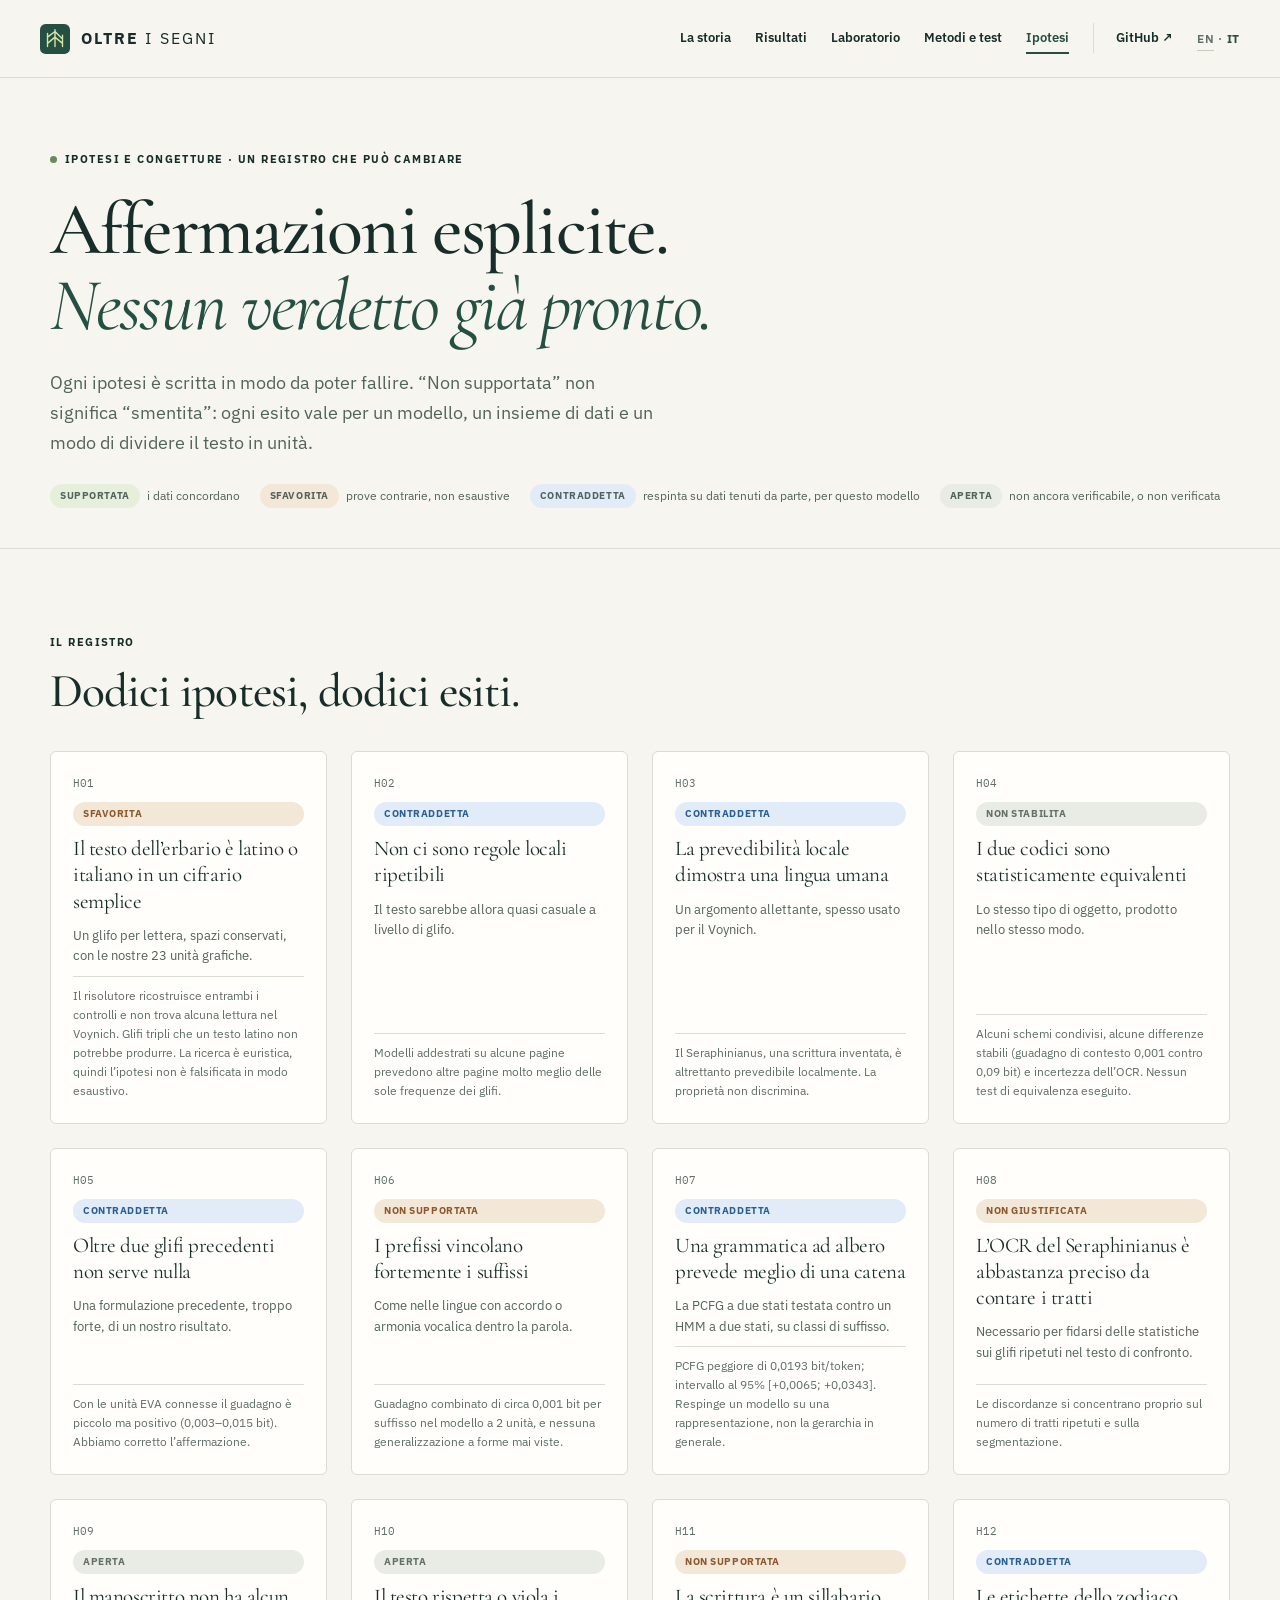
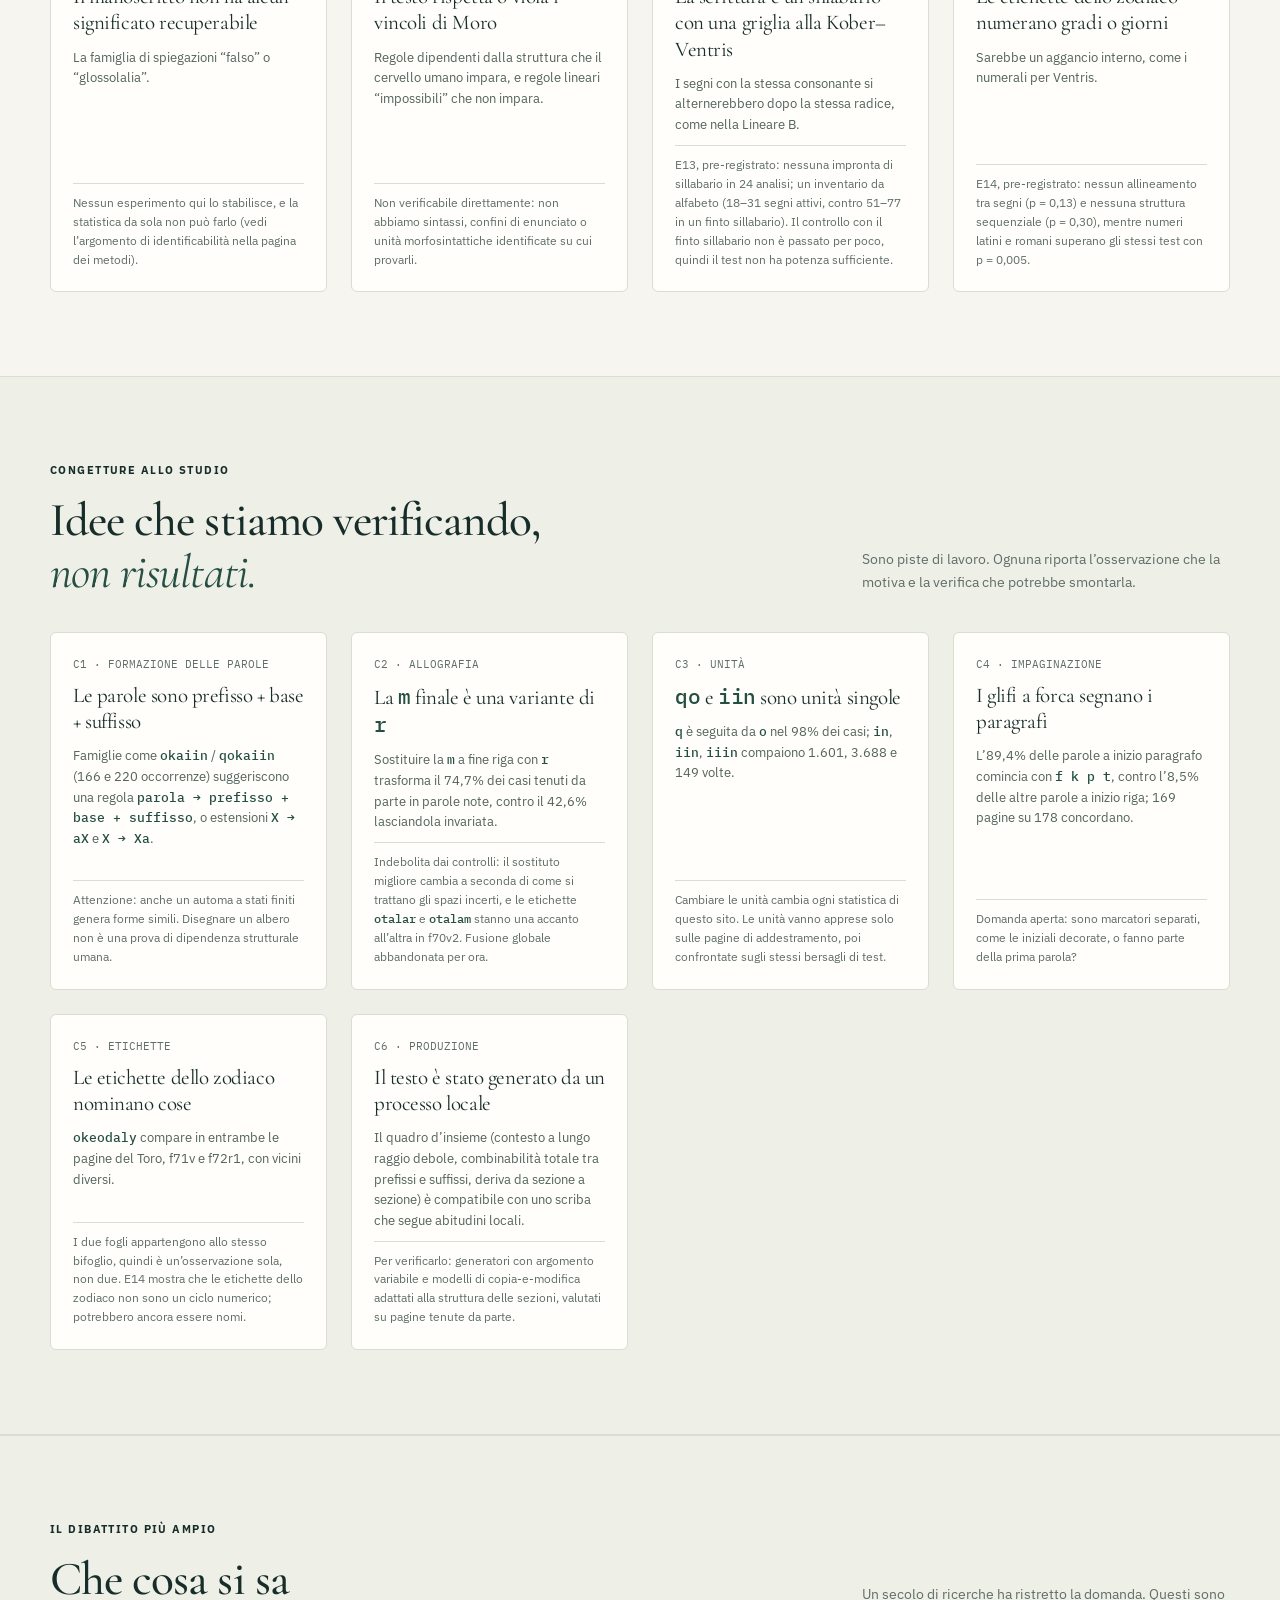
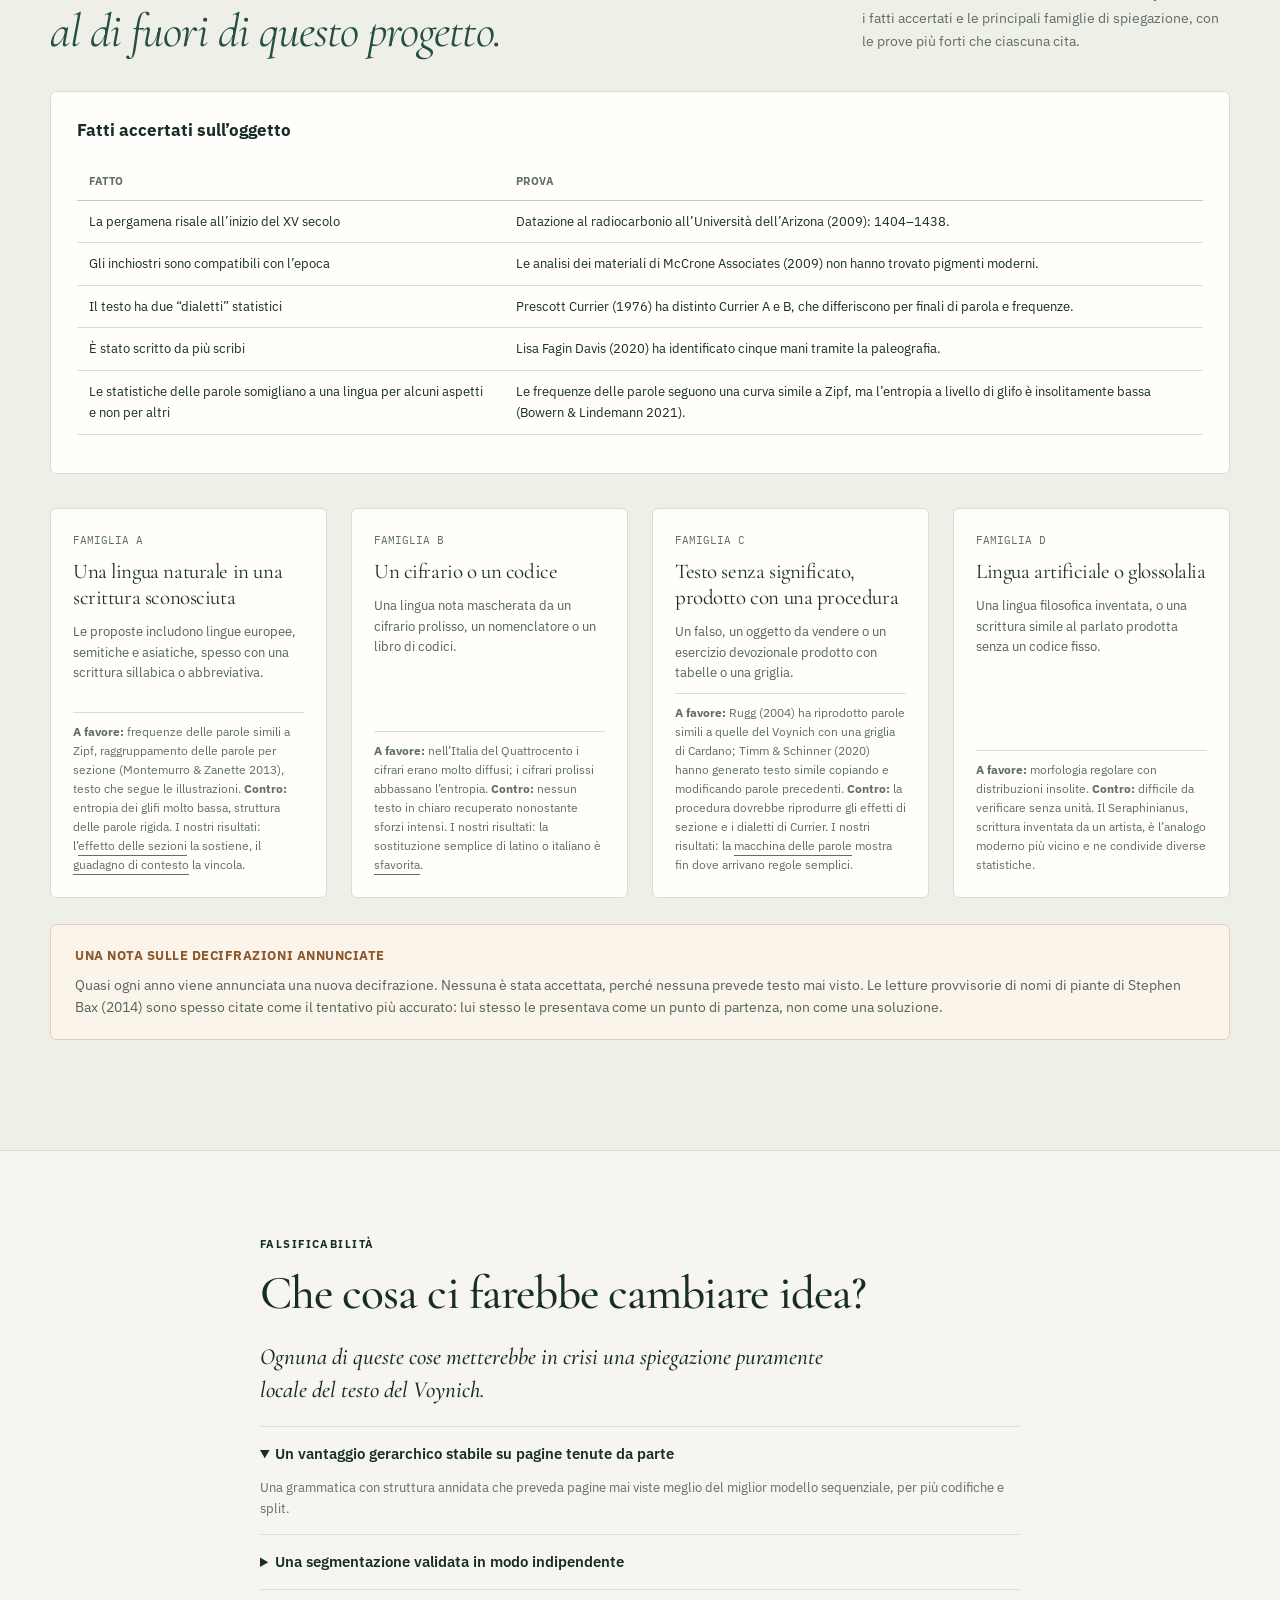
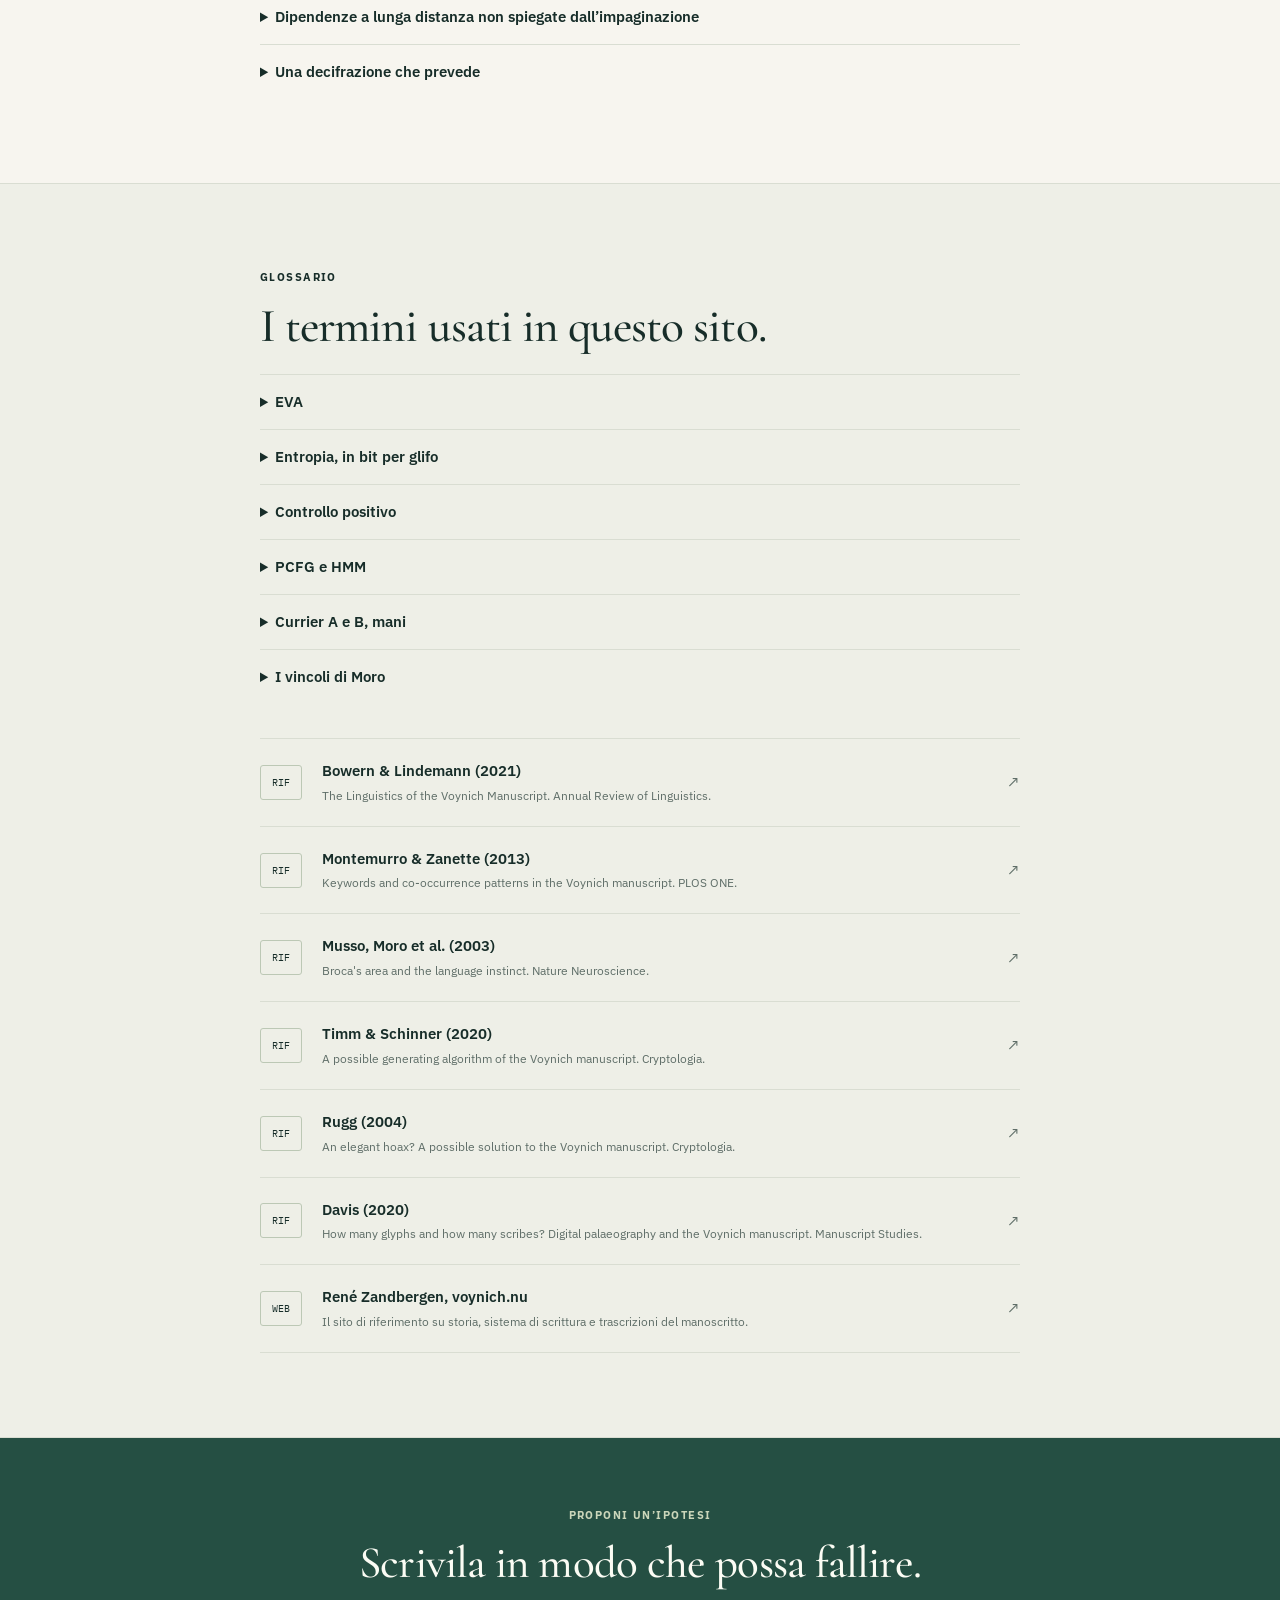
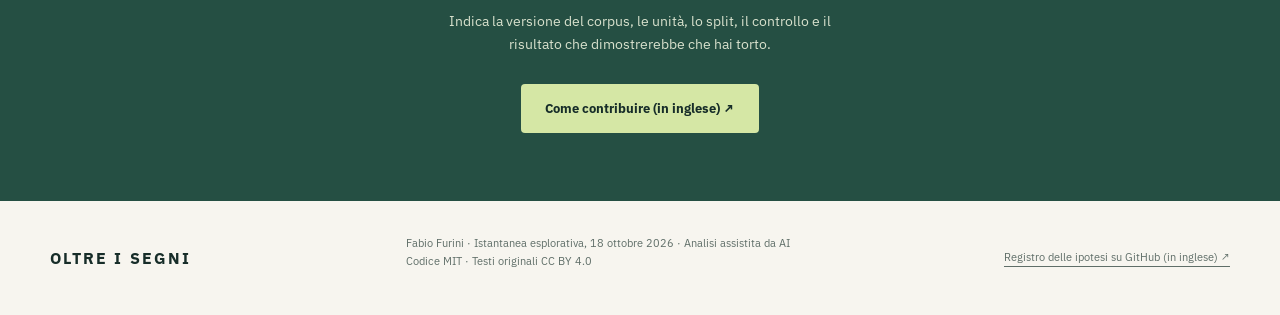
<file: docs/it/hypotheses.html>
<!doctype html>
<html lang="it">
<head>
<meta charset="utf-8">
<meta name="viewport" content="width=device-width,initial-scale=1,viewport-fit=cover">
<title>Ipotesi · Oltre i segni</title>
<meta name="description" content="Dodici ipotesi esplicite sul manoscritto Voynich e sul Codex Seraphinianus, con esiti, prove, congetture aperte e il dibattito scientifico.">
<meta name="theme-color" content="#101d1a">
<link rel="alternate" hreflang="en" href="../hypotheses.html">
<link rel="alternate" hreflang="it" href="hypotheses.html">
<link rel="icon" href="../assets/mark.svg" type="image/svg+xml">
<link rel="preconnect" href="https://fonts.googleapis.com">
<link rel="preconnect" href="https://fonts.gstatic.com" crossorigin>
<link rel="stylesheet" href="https://fonts.googleapis.com/css2?family=Cormorant+Garamond:ital,wght@0,500;0,600;1,500&family=IBM+Plex+Mono:wght@400;500&family=IBM+Plex+Sans:wght@400;500;600;700&display=swap">
<link rel="stylesheet" href="../styles.css">
<script defer src="../app.js"></script>
</head>
<body>
<a class="skip" href="#main">Vai al contenuto</a>
<header>
  <a class="brand" href="index.html"><img src="../assets/mark.svg" width="30" height="30" alt=""><span>OLTRE<span class="brand-light"> I SEGNI</span></span></a>
  <button id="menu" aria-controls="navigation" aria-expanded="false">Menu ☰</button>
  <nav id="navigation" aria-label="Principale">
    <a href="index.html">La storia</a>
    <a href="results.html">Risultati</a>
    <a href="lab.html">Laboratorio</a>
    <a href="methods.html">Metodi e test</a>
    <a href="hypotheses.html" aria-current="page">Ipotesi</a>
    <a class="nav-repo" href="https://github.com/fabiofurini/voynich-seraphinianus-lab">GitHub ↗</a>
    <span class="lang-switch"><a href="../hypotheses.html" hreflang="en" lang="en">EN</a> · <b>IT</b></span>
  </nav>
</header>

<main id="main">
<section class="page-hero">
  <div class="wrap">
    <div class="eyebrow"><span class="dot"></span> Ipotesi e congetture · un registro che può cambiare</div>
    <h1>Affermazioni esplicite.<br><em>Nessun verdetto già pronto.</em></h1>
    <p class="lead">Ogni ipotesi è scritta in modo da poter fallire. “Non supportata” non significa “smentita”: ogni esito vale per un modello, un insieme di dati e un modo di dividere il testo in unità.</p>
    <div class="legend" style="margin-top:26px">
      <span><span class="status green">Supportata</span> i dati concordano</span>
      <span><span class="status amber">Sfavorita</span> prove contrarie, non esaustive</span>
      <span><span class="status blue">Contraddetta</span> respinta su dati tenuti da parte, per questo modello</span>
      <span><span class="status gray">Aperta</span> non ancora verificabile, o non verificata</span>
    </div>
  </div>
</section>

<section class="band">
  <div class="wrap">
    <div class="eyebrow">Il registro</div>
    <h2>Dodici ipotesi, dodici esiti.</h2>
    <div class="hyp-grid">
      <article class="hyp-card"><span class="id">H01</span><span class="status amber">Sfavorita</span><h3>Il testo dell’erbario è latino o italiano in un cifrario semplice</h3><p>Un glifo per lettera, spazi conservati, con le nostre 23 unità grafiche.</p><p class="evidence">Il risolutore ricostruisce entrambi i controlli e non trova alcuna lettura nel Voynich. Glifi tripli che un testo latino non potrebbe produrre. La ricerca è euristica, quindi l’ipotesi non è falsificata in modo esaustivo.</p></article>
      <article class="hyp-card"><span class="id">H02</span><span class="status blue">Contraddetta</span><h3>Non ci sono regole locali ripetibili</h3><p>Il testo sarebbe allora quasi casuale a livello di glifo.</p><p class="evidence">Modelli addestrati su alcune pagine prevedono altre pagine molto meglio delle sole frequenze dei glifi.</p></article>
      <article class="hyp-card"><span class="id">H03</span><span class="status blue">Contraddetta</span><h3>La prevedibilità locale dimostra una lingua umana</h3><p>Un argomento allettante, spesso usato per il Voynich.</p><p class="evidence">Il Seraphinianus, una scrittura inventata, è altrettanto prevedibile localmente. La proprietà non discrimina.</p></article>
      <article class="hyp-card"><span class="id">H04</span><span class="status gray">Non stabilita</span><h3>I due codici sono statisticamente equivalenti</h3><p>Lo stesso tipo di oggetto, prodotto nello stesso modo.</p><p class="evidence">Alcuni schemi condivisi, alcune differenze stabili (guadagno di contesto 0,001 contro 0,09 bit) e incertezza dell’OCR. Nessun test di equivalenza eseguito.</p></article>
      <article class="hyp-card"><span class="id">H05</span><span class="status blue">Contraddetta</span><h3>Oltre due glifi precedenti non serve nulla</h3><p>Una formulazione precedente, troppo forte, di un nostro risultato.</p><p class="evidence">Con le unità EVA connesse il guadagno è piccolo ma positivo (0,003–0,015 bit). Abbiamo corretto l’affermazione.</p></article>
      <article class="hyp-card"><span class="id">H06</span><span class="status amber">Non supportata</span><h3>I prefissi vincolano fortemente i suffissi</h3><p>Come nelle lingue con accordo o armonia vocalica dentro la parola.</p><p class="evidence">Guadagno combinato di circa 0,001 bit per suffisso nel modello a 2 unità, e nessuna generalizzazione a forme mai viste.</p></article>
      <article class="hyp-card"><span class="id">H07</span><span class="status blue">Contraddetta</span><h3>Una grammatica ad albero prevede meglio di una catena</h3><p>La PCFG a due stati testata contro un HMM a due stati, su classi di suffisso.</p><p class="evidence">PCFG peggiore di 0,0193 bit/token; intervallo al 95% [+0,0065; +0,0343]. Respinge un modello su una rappresentazione, non la gerarchia in generale.</p></article>
      <article class="hyp-card"><span class="id">H08</span><span class="status amber">Non giustificata</span><h3>L’OCR del Seraphinianus è abbastanza preciso da contare i tratti</h3><p>Necessario per fidarsi delle statistiche sui glifi ripetuti nel testo di confronto.</p><p class="evidence">Le discordanze si concentrano proprio sul numero di tratti ripetuti e sulla segmentazione.</p></article>
      <article class="hyp-card"><span class="id">H09</span><span class="status gray">Aperta</span><h3>Il manoscritto non ha alcun significato recuperabile</h3><p>La famiglia di spiegazioni “falso” o “glossolalia”.</p><p class="evidence">Nessun esperimento qui lo stabilisce, e la statistica da sola non può farlo (vedi l’argomento di identificabilità nella pagina dei metodi).</p></article>
      <article class="hyp-card"><span class="id">H10</span><span class="status gray">Aperta</span><h3>Il testo rispetta o viola i vincoli di Moro</h3><p>Regole dipendenti dalla struttura che il cervello umano impara, e regole lineari “impossibili” che non impara.</p><p class="evidence">Non verificabile direttamente: non abbiamo sintassi, confini di enunciato o unità morfosintattiche identificate su cui provarli.</p></article>
      <article class="hyp-card"><span class="id">H11</span><span class="status amber">Non supportata</span><h3>La scrittura è un sillabario con una griglia alla Kober–Ventris</h3><p>I segni con la stessa consonante si alternerebbero dopo la stessa radice, come nella Lineare B.</p><p class="evidence">E13, pre-registrato: nessuna impronta di sillabario in 24 analisi; un inventario da alfabeto (18–31 segni attivi, contro 51–77 in un finto sillabario). Il controllo con il finto sillabario non è passato per poco, quindi il test non ha potenza sufficiente.</p></article>
      <article class="hyp-card"><span class="id">H12</span><span class="status blue">Contraddetta</span><h3>Le etichette dello zodiaco numerano gradi o giorni</h3><p>Sarebbe un aggancio interno, come i numerali per Ventris.</p><p class="evidence">E14, pre-registrato: nessun allineamento tra segni (p = 0,13) e nessuna struttura sequenziale (p = 0,30), mentre numeri latini e romani superano gli stessi test con p = 0,005.</p></article>
    </div>
  </div>
</section>

<section class="band band-alt">
  <div class="wrap">
    <div class="section-head">
      <div>
        <div class="eyebrow">Congetture allo studio</div>
        <h2>Idee che stiamo verificando,<br><em>non risultati.</em></h2>
      </div>
      <p>Sono piste di lavoro. Ognuna riporta l’osservazione che la motiva e la verifica che potrebbe smontarla.</p>
    </div>
    <div class="hyp-grid">
      <article class="hyp-card"><span class="id">C1 · FORMAZIONE DELLE PAROLE</span><h3>Le parole sono prefisso + base + suffisso</h3><p>Famiglie come <span class="eva">okaiin</span> / <span class="eva">qokaiin</span> (166 e 220 occorrenze) suggeriscono una regola <span class="eva">parola → prefisso + base + suffisso</span>, o estensioni <span class="eva">X → aX</span> e <span class="eva">X → Xa</span>.</p><p class="evidence">Attenzione: anche un automa a stati finiti genera forme simili. Disegnare un albero non è una prova di dipendenza strutturale umana.</p></article>
      <article class="hyp-card"><span class="id">C2 · ALLOGRAFIA</span><h3>La <span class="eva">m</span> finale è una variante di <span class="eva">r</span></h3><p>Sostituire la <span class="eva">m</span> a fine riga con <span class="eva">r</span> trasforma il 74,7% dei casi tenuti da parte in parole note, contro il 42,6% lasciandola invariata.</p><p class="evidence">Indebolita dai controlli: il sostituto migliore cambia a seconda di come si trattano gli spazi incerti, e le etichette <span class="eva">otalar</span> e <span class="eva">otalam</span> stanno una accanto all’altra in f70v2. Fusione globale abbandonata per ora.</p></article>
      <article class="hyp-card"><span class="id">C3 · UNITÀ</span><h3><span class="eva">qo</span> e <span class="eva">iin</span> sono unità singole</h3><p><span class="eva">q</span> è seguita da <span class="eva">o</span> nel 98% dei casi; <span class="eva">in</span>, <span class="eva">iin</span>, <span class="eva">iiin</span> compaiono 1.601, 3.688 e 149 volte.</p><p class="evidence">Cambiare le unità cambia ogni statistica di questo sito. Le unità vanno apprese solo sulle pagine di addestramento, poi confrontate sugli stessi bersagli di test.</p></article>
      <article class="hyp-card"><span class="id">C4 · IMPAGINAZIONE</span><h3>I glifi a forca segnano i paragrafi</h3><p>L’89,4% delle parole a inizio paragrafo comincia con <span class="eva">f k p t</span>, contro l’8,5% delle altre parole a inizio riga; 169 pagine su 178 concordano.</p><p class="evidence">Domanda aperta: sono marcatori separati, come le iniziali decorate, o fanno parte della prima parola?</p></article>
      <article class="hyp-card"><span class="id">C5 · ETICHETTE</span><h3>Le etichette dello zodiaco nominano cose</h3><p><span class="eva">okeodaly</span> compare in entrambe le pagine del Toro, f71v e f72r1, con vicini diversi.</p><p class="evidence">I due fogli appartengono allo stesso bifoglio, quindi è un’osservazione sola, non due. E14 mostra che le etichette dello zodiaco non sono un ciclo numerico; potrebbero ancora essere nomi.</p></article>
      <article class="hyp-card"><span class="id">C6 · PRODUZIONE</span><h3>Il testo è stato generato da un processo locale</h3><p>Il quadro d’insieme (contesto a lungo raggio debole, combinabilità totale tra prefissi e suffissi, deriva da sezione a sezione) è compatibile con uno scriba che segue abitudini locali.</p><p class="evidence">Per verificarlo: generatori con argomento variabile e modelli di copia-e-modifica adattati alla struttura delle sezioni, valutati su pagine tenute da parte.</p></article>
    </div>
  </div>
</section>

<section class="band band-alt" id="debate">
  <div class="wrap">
    <div class="section-head">
      <div>
        <div class="eyebrow">Il dibattito più ampio</div>
        <h2>Che cosa si sa<br><em>al di fuori di questo progetto.</em></h2>
      </div>
      <p>Un secolo di ricerche ha ristretto la domanda. Questi sono i fatti accertati e le principali famiglie di spiegazione, con le prove più forti che ciascuna cita.</p>
    </div>
    <div class="tab-card">
      <h3>Fatti accertati sull’oggetto</h3>
      <div class="table-scroll"><table>
        <thead><tr><th>Fatto</th><th>Prova</th></tr></thead>
        <tbody>
          <tr><td>La pergamena risale all’inizio del XV secolo</td><td>Datazione al radiocarbonio all’Università dell’Arizona (2009): 1404–1438.</td></tr>
          <tr><td>Gli inchiostri sono compatibili con l’epoca</td><td>Le analisi dei materiali di McCrone Associates (2009) non hanno trovato pigmenti moderni.</td></tr>
          <tr><td>Il testo ha due “dialetti” statistici</td><td>Prescott Currier (1976) ha distinto Currier A e B, che differiscono per finali di parola e frequenze.</td></tr>
          <tr><td>È stato scritto da più scribi</td><td>Lisa Fagin Davis (2020) ha identificato cinque mani tramite la paleografia.</td></tr>
          <tr><td>Le statistiche delle parole somigliano a una lingua per alcuni aspetti e non per altri</td><td>Le frequenze delle parole seguono una curva simile a Zipf, ma l’entropia a livello di glifo è insolitamente bassa (Bowern &amp; Lindemann 2021).</td></tr>
        </tbody>
      </table></div>
    </div>
    <div class="hyp-grid">
      <article class="hyp-card"><span class="id">FAMIGLIA A</span><h3>Una lingua naturale in una scrittura sconosciuta</h3><p>Le proposte includono lingue europee, semitiche e asiatiche, spesso con una scrittura sillabica o abbreviativa.</p><p class="evidence"><b>A favore:</b> frequenze delle parole simili a Zipf, raggruppamento delle parole per sezione (Montemurro &amp; Zanette 2013), testo che segue le illustrazioni. <b>Contro:</b> entropia dei glifi molto bassa, struttura delle parole rigida. I nostri risultati: l’<a href="results.html#sections">effetto delle sezioni</a> la sostiene, il <a href="results.html#context">guadagno di contesto</a> la vincola.</p></article>
      <article class="hyp-card"><span class="id">FAMIGLIA B</span><h3>Un cifrario o un codice</h3><p>Una lingua nota mascherata da un cifrario prolisso, un nomenclatore o un libro di codici.</p><p class="evidence"><b>A favore:</b> nell’Italia del Quattrocento i cifrari erano molto diffusi; i cifrari prolissi abbassano l’entropia. <b>Contro:</b> nessun testo in chiaro recuperato nonostante sforzi intensi. I nostri risultati: la sostituzione semplice di latino o italiano è <a href="results.html#cipher">sfavorita</a>.</p></article>
      <article class="hyp-card"><span class="id">FAMIGLIA C</span><h3>Testo senza significato, prodotto con una procedura</h3><p>Un falso, un oggetto da vendere o un esercizio devozionale prodotto con tabelle o una griglia.</p><p class="evidence"><b>A favore:</b> Rugg (2004) ha riprodotto parole simili a quelle del Voynich con una griglia di Cardano; Timm &amp; Schinner (2020) hanno generato testo simile copiando e modificando parole precedenti. <b>Contro:</b> la procedura dovrebbe riprodurre gli effetti di sezione e i dialetti di Currier. I nostri risultati: la <a href="lab.html#generator">macchina delle parole</a> mostra fin dove arrivano regole semplici.</p></article>
      <article class="hyp-card"><span class="id">FAMIGLIA D</span><h3>Lingua artificiale o glossolalia</h3><p>Una lingua filosofica inventata, o una scrittura simile al parlato prodotta senza un codice fisso.</p><p class="evidence"><b>A favore:</b> morfologia regolare con distribuzioni insolite. <b>Contro:</b> difficile da verificare senza unità. Il Seraphinianus, scrittura inventata da un artista, è l’analogo moderno più vicino e ne condivide diverse statistiche.</p></article>
    </div>
    <div class="caveat">
      <h3>Una nota sulle decifrazioni annunciate</h3>
      <p>Quasi ogni anno viene annunciata una nuova decifrazione. Nessuna è stata accettata, perché nessuna prevede testo mai visto. Le letture provvisorie di nomi di piante di Stephen Bax (2014) sono spesso citate come il tentativo più accurato: lui stesso le presentava come un punto di partenza, non come una soluzione.</p>
    </div>
  </div>
</section>

<section class="band">
  <div class="wrap-narrow">
    <div class="eyebrow">Falsificabilità</div>
    <h2>Che cosa ci farebbe cambiare idea?</h2>
    <p class="kicker">Ognuna di queste cose metterebbe in crisi una spiegazione puramente locale del testo del Voynich.</p>
    <div class="glossary">
      <details open><summary>Un vantaggio gerarchico stabile su pagine tenute da parte</summary><p>Una grammatica con struttura annidata che preveda pagine mai viste meglio del miglior modello sequenziale, per più codifiche e split.</p></details>
      <details><summary>Una segmentazione validata in modo indipendente</summary><p>Unità apprese senza guardare le pagine di test, che concordino anche con le prove paleografiche ricavate dalle immagini.</p></details>
      <details><summary>Dipendenze a lunga distanza non spiegate dall’impaginazione</summary><p>Dipendenze che resistano ai controlli per posizione nella riga, pagina, sezione e scriba.</p></details>
      <details><summary>Una decifrazione che prevede</summary><p>Una lettura ancorata a elementi esterni, che si generalizzi a pagine nuove senza scelte ad hoc e faccia previsioni prima che vengano verificate.</p></details>
    </div>
  </div>
</section>

<section class="band band-alt">
  <div class="wrap-narrow">
    <div class="eyebrow">Glossario</div>
    <h2>I termini usati in questo sito.</h2>
    <div class="glossary">
      <details><summary>EVA</summary><p>L’European Voynich Alphabet: una convenzione per scrivere i glifi del Voynich con lettere latine. <span class="eva">ch</span> o <span class="eva">aiin</span> nominano forme, non suoni.</p></details>
      <details><summary>Entropia, in bit per glifo</summary><p>Quante domande sì/no servono in media a un modello per indovinare il glifo successivo. Meno bit significa previsione migliore, non traduzione migliore.</p></details>
      <details><summary>Controllo positivo</summary><p>Un caso di prova di cui conosciamo la risposta. Se un metodo fallisce lì, il suo fallimento sul Voynich non ci dice nulla.</p></details>
      <details><summary>PCFG e HMM</summary><p>Una grammatica probabilistica libera dal contesto costruisce alberi annidati; un modello di Markov nascosto concatena stati nascosti da sinistra a destra. Confrontarli significa chiedersi se l’annidamento aggiunga capacità predittiva.</p></details>
      <details><summary>Currier A e B, mani</summary><p>Due “dialetti” statistici del testo del Voynich individuati da Prescott Currier negli anni Settanta, e le diverse mani di scriba individuate dai paleografi.</p></details>
      <details><summary>I vincoli di Moro</summary><p>Andrea Moro e colleghi hanno mostrato che il cervello tratta le regole basate sulla struttura gerarchica in modo diverso da quelle basate sull’ordine lineare delle parole. Per verificarli su una scrittura servono prima le unità sintattiche.</p></details>
    </div>
    <div class="doc-list" style="margin-top:34px">
      <a href="https://doi.org/10.1146/annurev-linguistics-011619-030613"><span class="doc-icon">RIF</span><div><h3>Bowern &amp; Lindemann (2021)</h3><p>The Linguistics of the Voynich Manuscript. Annual Review of Linguistics.</p></div><span>↗</span></a>
      <a href="https://journals.plos.org/plosone/article?id=10.1371/journal.pone.0066344"><span class="doc-icon">RIF</span><div><h3>Montemurro &amp; Zanette (2013)</h3><p>Keywords and co-occurrence patterns in the Voynich manuscript. PLOS ONE.</p></div><span>↗</span></a>
      <a href="https://www.nature.com/articles/nn1077"><span class="doc-icon">RIF</span><div><h3>Musso, Moro et al. (2003)</h3><p>Broca's area and the language instinct. Nature Neuroscience.</p></div><span>↗</span></a>
      <a href="https://doi.org/10.1080/01611194.2019.1596999"><span class="doc-icon">RIF</span><div><h3>Timm &amp; Schinner (2020)</h3><p>A possible generating algorithm of the Voynich manuscript. Cryptologia.</p></div><span>↗</span></a>
      <a href="https://doi.org/10.1080/0161-110491892755"><span class="doc-icon">RIF</span><div><h3>Rugg (2004)</h3><p>An elegant hoax? A possible solution to the Voynich manuscript. Cryptologia.</p></div><span>↗</span></a>
      <a href="https://doi.org/10.1353/mns.2020.0011"><span class="doc-icon">RIF</span><div><h3>Davis (2020)</h3><p>How many glyphs and how many scribes? Digital palaeography and the Voynich manuscript. Manuscript Studies.</p></div><span>↗</span></a>
      <a href="https://www.voynich.nu/"><span class="doc-icon">WEB</span><div><h3>René Zandbergen, voynich.nu</h3><p>Il sito di riferimento su storia, sistema di scrittura e trascrizioni del manoscritto.</p></div><span>↗</span></a>
    </div>
  </div>
</section>

<section class="closing">
  <div class="wrap">
    <div class="eyebrow">Proponi un’ipotesi</div>
    <h2>Scrivila in modo che possa fallire.</h2>
    <p>Indica la versione del corpus, le unità, lo split, il controllo e il risultato che dimostrerebbe che hai torto.</p>
    <a class="button" href="https://github.com/fabiofurini/voynich-seraphinianus-lab/blob/main/CONTRIBUTING.md">Come contribuire (in inglese) ↗</a>
  </div>
</section>
</main>

<footer class="wrap">
  <a class="brand" href="index.html">OLTRE I SEGNI</a>
  <p>Fabio Furini · Istantanea esplorativa, 18 ottobre 2026 · Analisi assistita da AI<br>Codice MIT · Testi originali CC BY 4.0</p>
  <a href="https://github.com/fabiofurini/voynich-seraphinianus-lab/blob/main/notebook/HYPOTHESES.md">Registro delle ipotesi su GitHub (in inglese) ↗</a>
</footer>
</body>
</html>
</file>
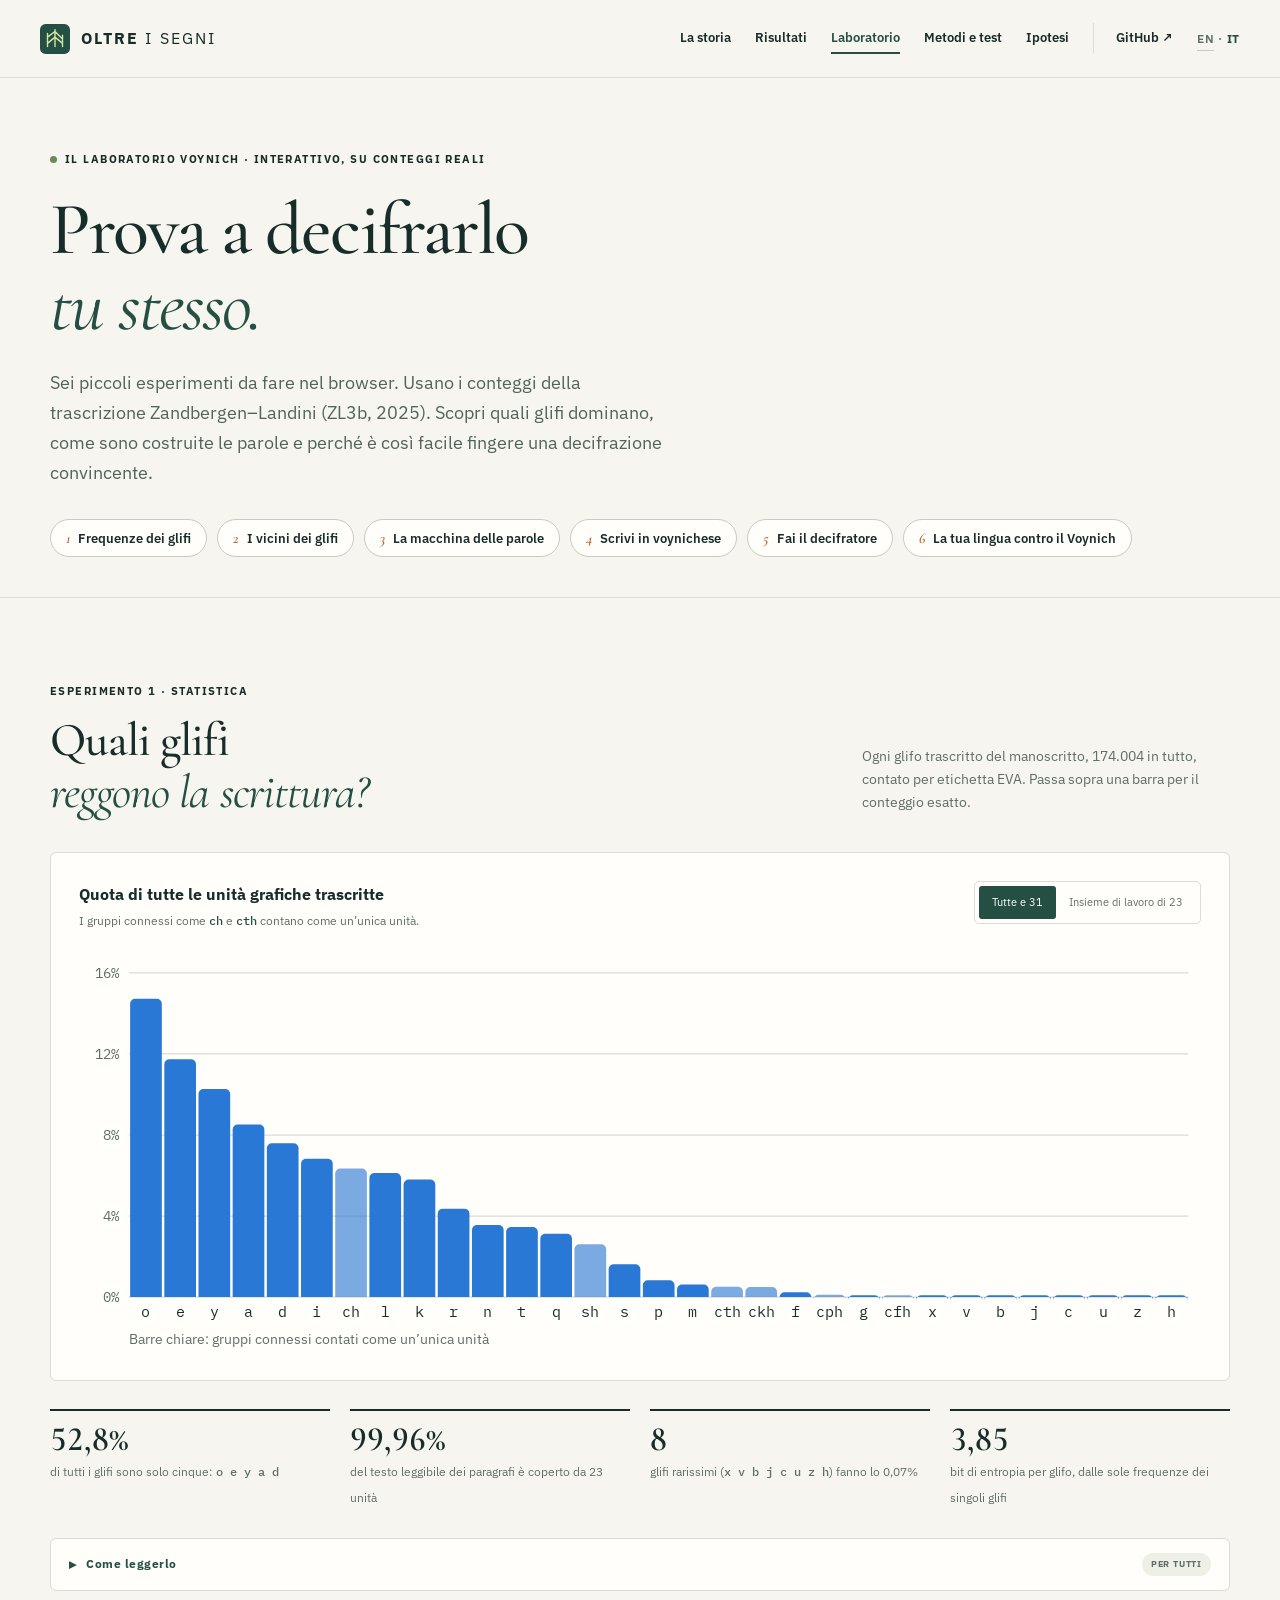
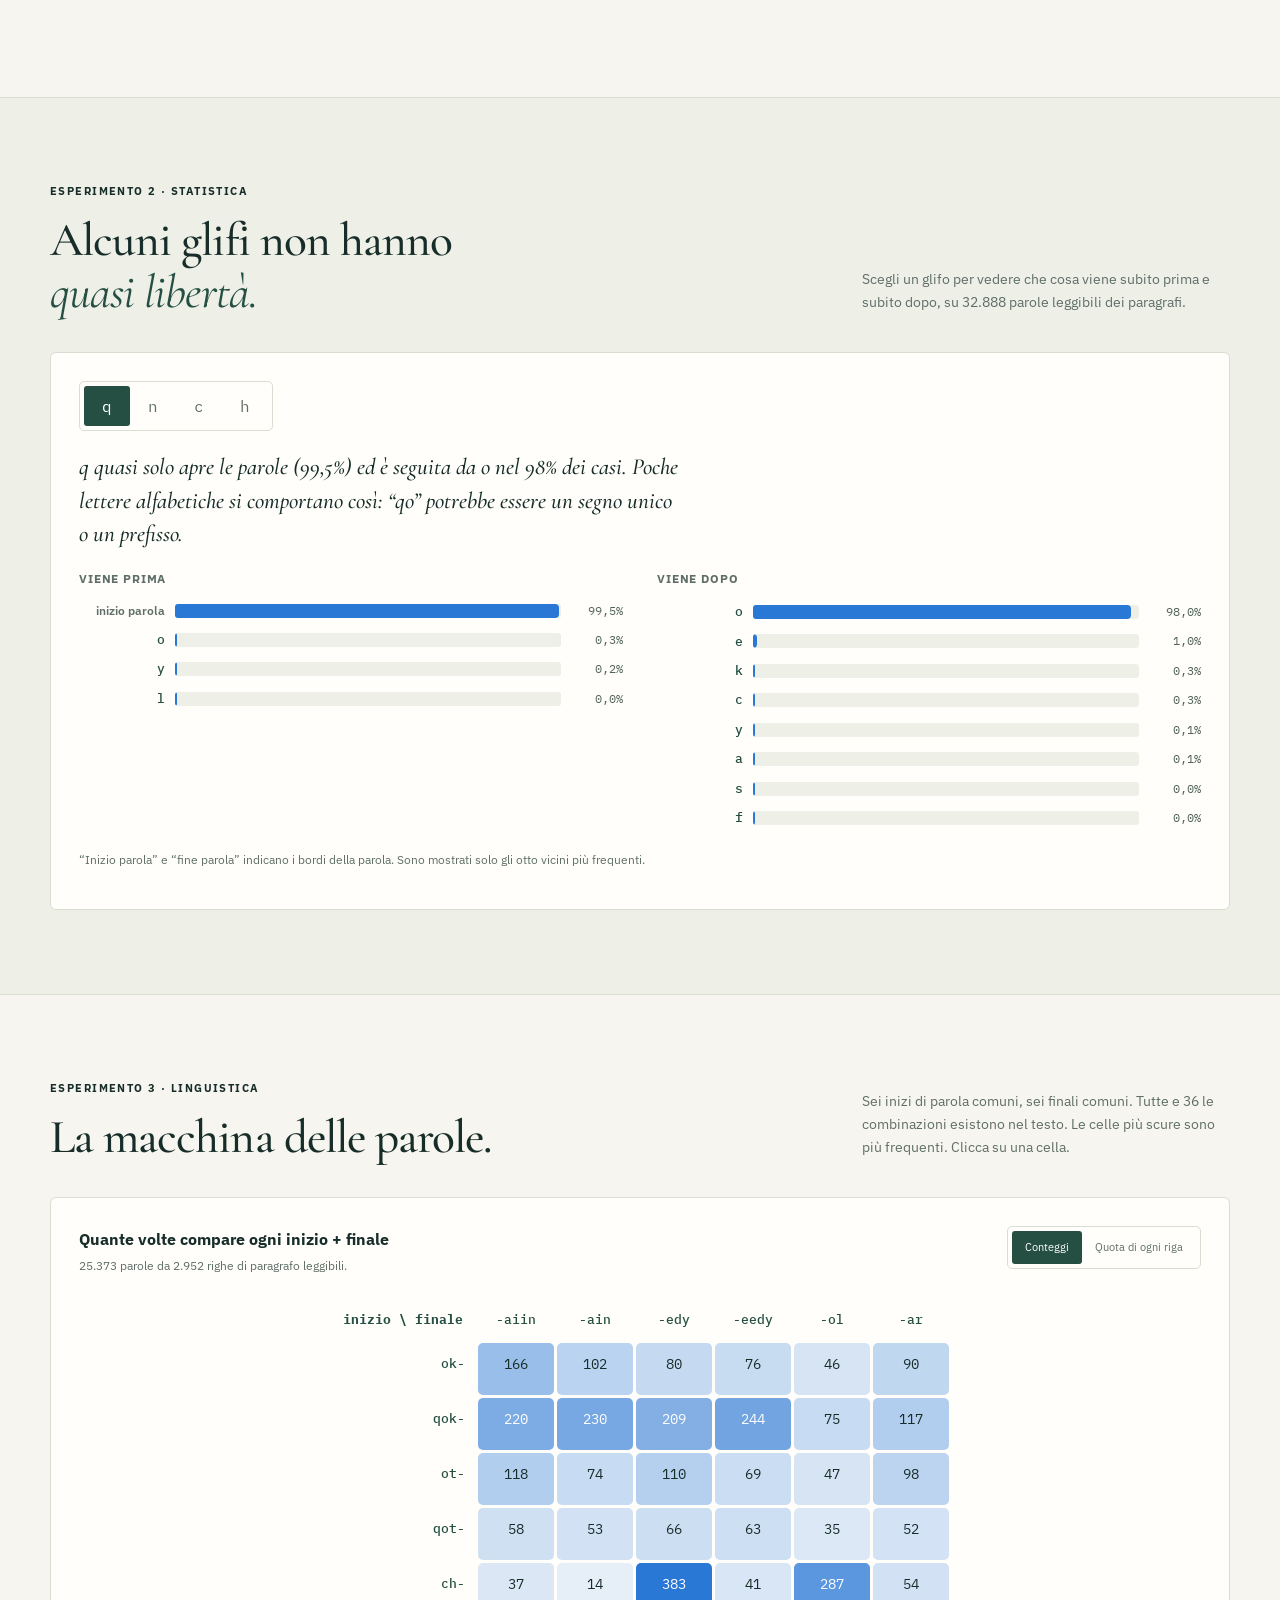
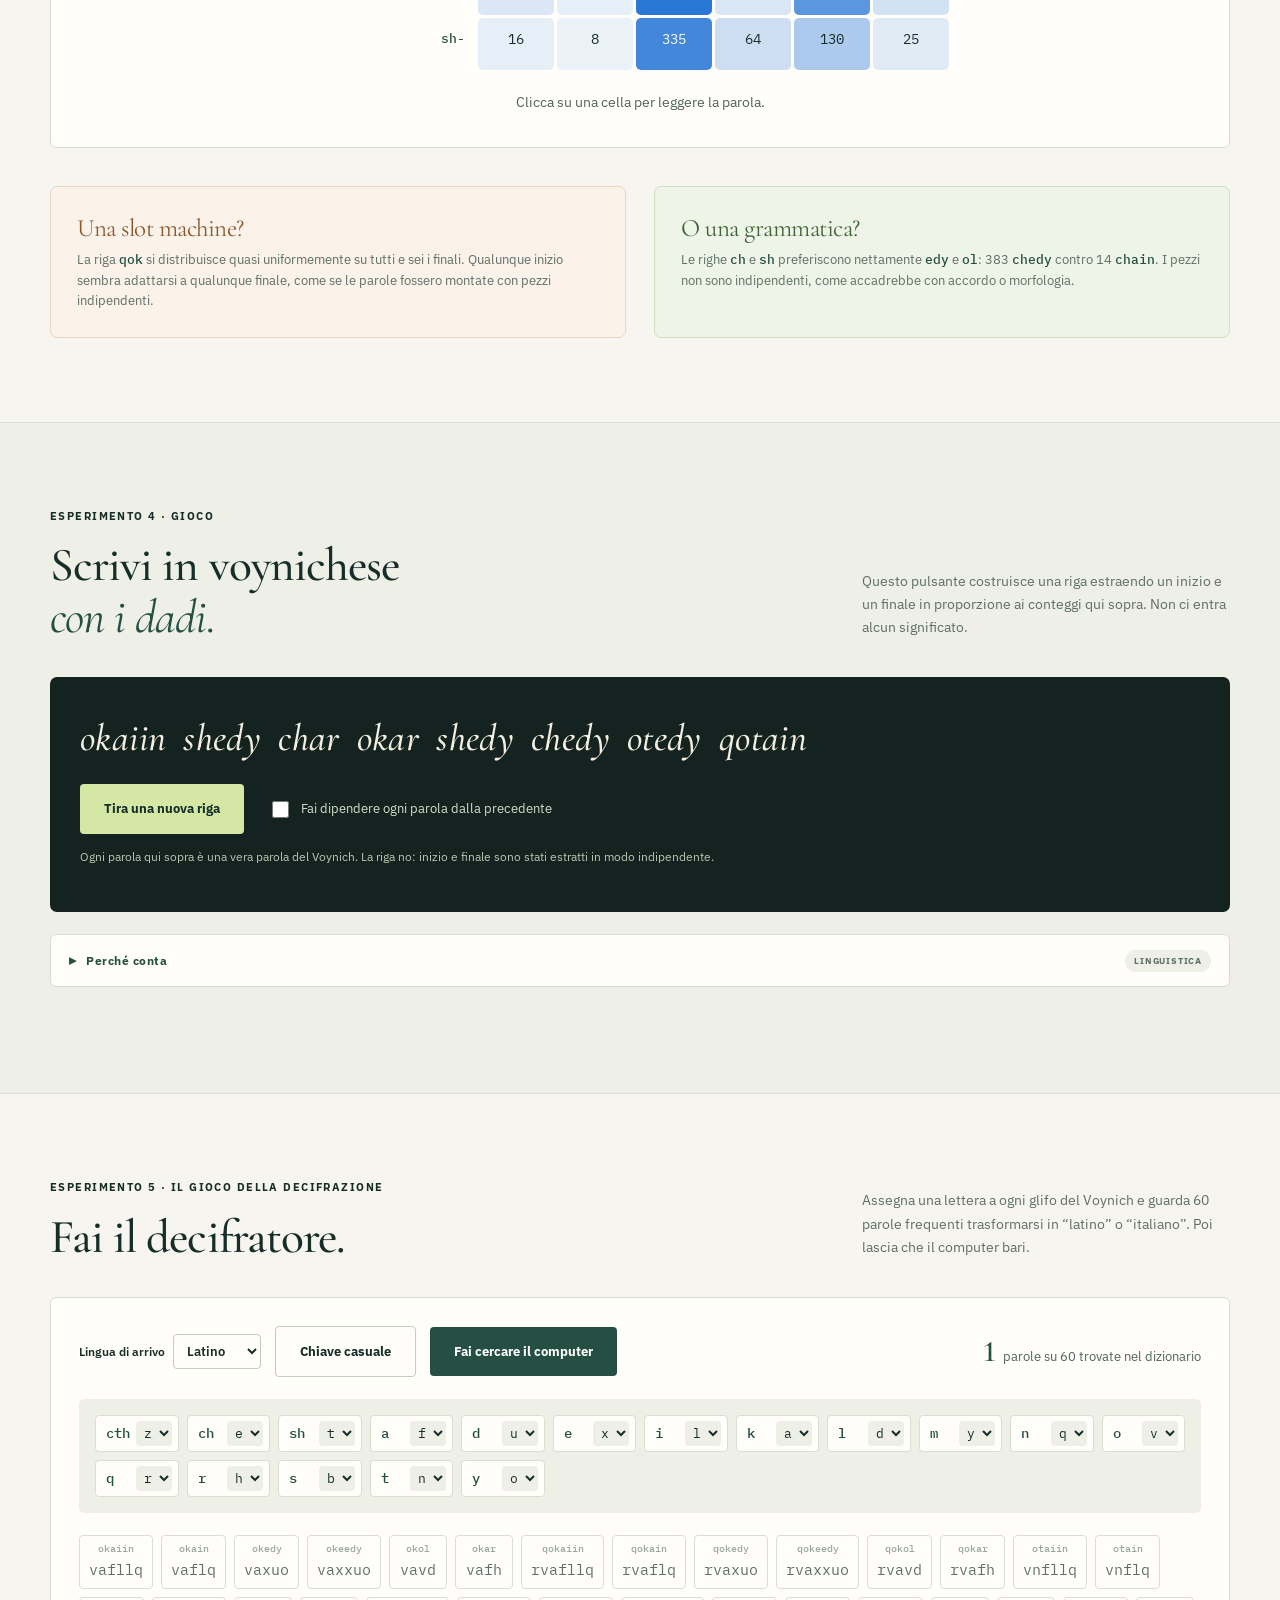
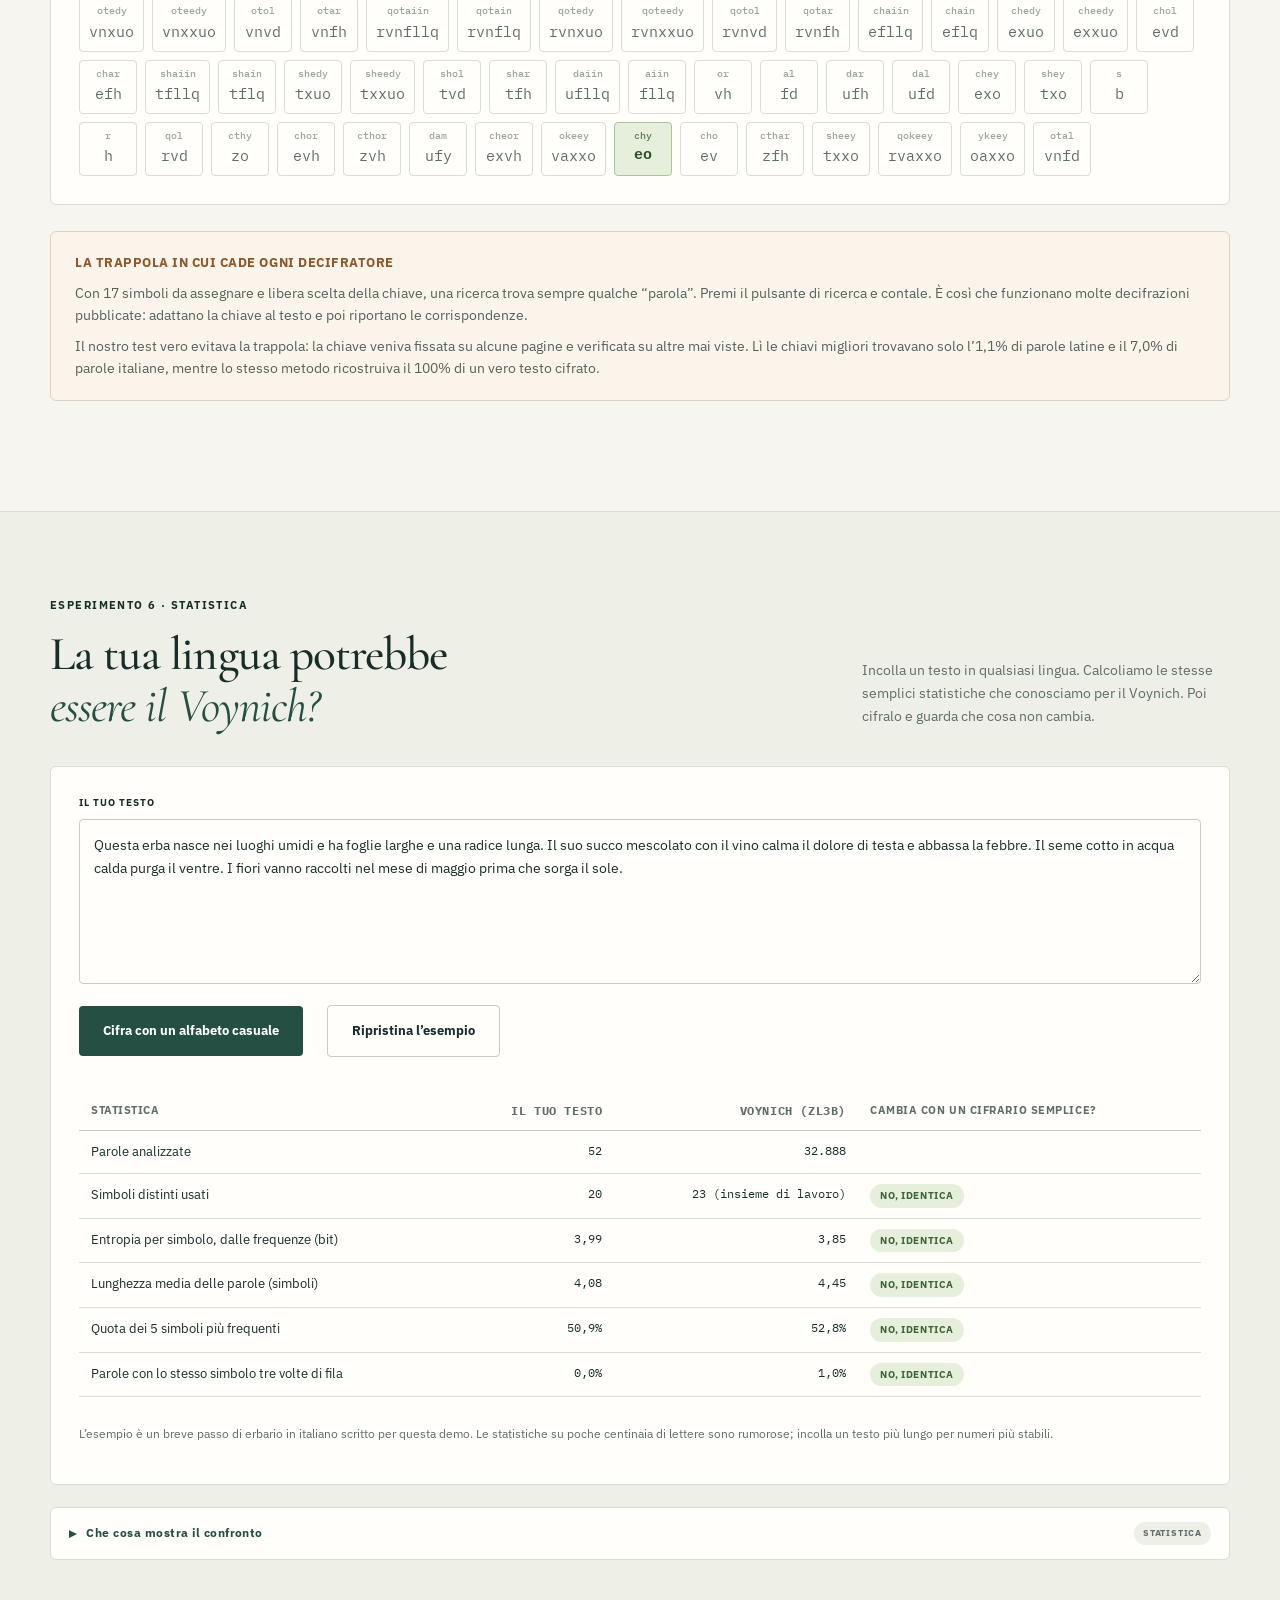
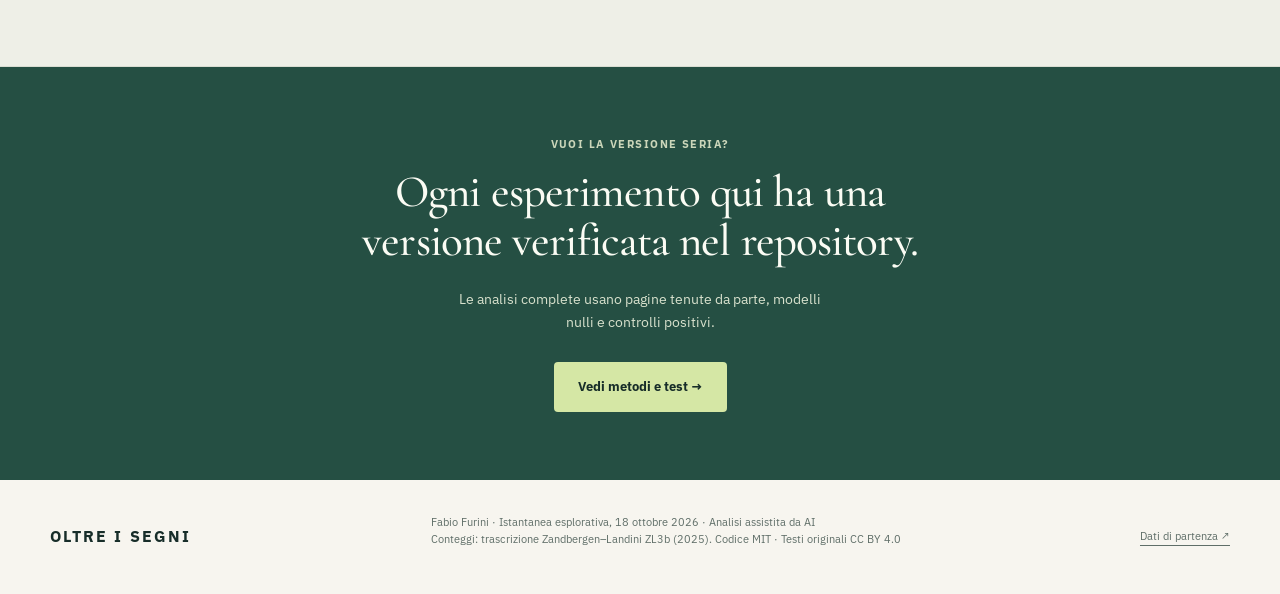
<file: docs/it/lab.html>
<!doctype html>
<html lang="it">
<head>
<meta charset="utf-8">
<meta name="viewport" content="width=device-width,initial-scale=1,viewport-fit=cover">
<title>Laboratorio Voynich · Oltre i segni</title>
<meta name="description" content="Gioca con la scrittura del Voynich: statistiche dei glifi, regole di formazione delle parole, un generatore di voynichese e un gioco di decifrazione basati su conteggi reali.">
<meta name="theme-color" content="#101d1a">
<link rel="alternate" hreflang="en" href="../lab.html">
<link rel="alternate" hreflang="it" href="lab.html">
<link rel="icon" href="../assets/mark.svg" type="image/svg+xml">
<link rel="preconnect" href="https://fonts.googleapis.com">
<link rel="preconnect" href="https://fonts.gstatic.com" crossorigin>
<link rel="stylesheet" href="https://fonts.googleapis.com/css2?family=Cormorant+Garamond:ital,wght@0,500;0,600;1,500&family=IBM+Plex+Mono:wght@400;500&family=IBM+Plex+Sans:wght@400;500;600;700&display=swap">
<link rel="stylesheet" href="../styles.css">
<script defer src="../app.js"></script>
<script defer src="../lab.js"></script>
</head>
<body>
<a class="skip" href="#main">Vai al contenuto</a>
<header>
  <a class="brand" href="index.html"><img src="../assets/mark.svg" width="30" height="30" alt=""><span>OLTRE<span class="brand-light"> I SEGNI</span></span></a>
  <button id="menu" aria-controls="navigation" aria-expanded="false">Menu ☰</button>
  <nav id="navigation" aria-label="Principale">
    <a href="index.html">La storia</a>
    <a href="results.html">Risultati</a>
    <a href="lab.html" aria-current="page">Laboratorio</a>
    <a href="methods.html">Metodi e test</a>
    <a href="hypotheses.html">Ipotesi</a>
    <a class="nav-repo" href="https://github.com/fabiofurini/voynich-seraphinianus-lab">GitHub ↗</a>
    <span class="lang-switch"><a href="../lab.html" hreflang="en" lang="en">EN</a> · <b>IT</b></span>
  </nav>
</header>

<main id="main">
<section class="page-hero lab-hero">
  <div class="wrap">
    <div class="eyebrow"><span class="dot"></span> Il laboratorio Voynich · interattivo, su conteggi reali</div>
    <h1>Prova a decifrarlo<br><em>tu stesso.</em></h1>
    <p class="lead">Sei piccoli esperimenti da fare nel browser. Usano i conteggi della trascrizione Zandbergen–Landini (ZL3b, 2025). Scopri quali glifi dominano, come sono costruite le parole e perché è così facile fingere una decifrazione convincente.</p>
    <nav class="lab-toc" aria-label="Sezioni del laboratorio">
      <a href="#glyphs"><b>1</b> Frequenze dei glifi</a>
      <a href="#neighbours"><b>2</b> I vicini dei glifi</a>
      <a href="#matrix"><b>3</b> La macchina delle parole</a>
      <a href="#generator"><b>4</b> Scrivi in voynichese</a>
      <a href="#decipher"><b>5</b> Fai il decifratore</a>
      <a href="#yourtext"><b>6</b> La tua lingua contro il Voynich</a>
    </nav>
  </div>
</section>

<!-- 1 -->
<section class="band" id="glyphs">
  <div class="wrap">
    <div class="section-head">
      <div>
        <div class="eyebrow">Esperimento 1 · statistica</div>
        <h2>Quali glifi<br><em>reggono la scrittura?</em></h2>
      </div>
      <p>Ogni glifo trascritto del manoscritto, 174.004 in tutto, contato per etichetta EVA. Passa sopra una barra per il conteggio esatto.</p>
    </div>
    <div class="chart-card">
      <div class="chart-toolbar">
        <div>
          <h3 id="freq-title">Quota di tutte le unità grafiche trascritte</h3>
          <p id="freq-sub">I gruppi connessi come <span class="eva">ch</span> e <span class="eva">cth</span> contano come un’unica unità.</p>
        </div>
        <div class="segmented" role="group" aria-label="Unità mostrate">
          <button class="selected" id="freq-all" aria-pressed="true">Tutte e 31</button>
          <button id="freq-core" aria-pressed="false">Insieme di lavoro di 23</button>
        </div>
      </div>
      <div id="freq-chart" class="chart" role="img" aria-labelledby="freq-title freq-sub"></div>
    </div>
    <div class="metric-row">
      <div class="metric"><b>52,8%</b><span>di tutti i glifi sono solo cinque: <span class="eva">o e y a d</span></span></div>
      <div class="metric"><b>99,96%</b><span>del testo leggibile dei paragrafi è coperto da 23 unità</span></div>
      <div class="metric"><b>8</b><span>glifi rarissimi (<span class="eva">x v b j c u z h</span>) fanno lo 0,07%</span></div>
      <div class="metric"><b id="h1-voy">3,85</b><span>bit di entropia per glifo, dalle sole frequenze dei singoli glifi</span></div>
    </div>
    <details class="levels">
      <summary>Come leggerlo <span class="level-tag">PER TUTTI</span></summary>
      <div class="body">
        <p>Gli alfabeti europei hanno di solito 20–30 lettere, con poche vocali molto frequenti. L’insieme di lavoro del Voynich ha dimensioni simili, quindi le sole frequenze non dicono se un glifo sia una lettera, una sillaba o parte di un segno più grande. I glifi rari potrebbero essere varianti, errori o simboli con un uso speciale.</p>
      </div>
    </details>
  </div>
</section>

<!-- 2 -->
<section class="band band-alt" id="neighbours">
  <div class="wrap">
    <div class="section-head">
      <div>
        <div class="eyebrow">Esperimento 2 · statistica</div>
        <h2>Alcuni glifi non hanno<br><em>quasi libertà.</em></h2>
      </div>
      <p>Scegli un glifo per vedere che cosa viene subito prima e subito dopo, su 32.888 parole leggibili dei paragrafi.</p>
    </div>
    <div class="chart-card">
      <div class="segmented glyph-pick" role="group" aria-label="Scegli un glifo">
        <button class="selected" data-glyph="q" aria-pressed="true">q</button>
        <button data-glyph="n" aria-pressed="false">n</button>
        <button data-glyph="c" aria-pressed="false">c</button>
        <button data-glyph="h" aria-pressed="false">h</button>
      </div>
      <p id="nb-insight" class="kicker" style="margin-top:20px"></p>
      <div class="nb-grid">
        <div><h3>Viene prima</h3><div id="nb-prev" class="hbars"></div></div>
        <div><h3>Viene dopo</h3><div id="nb-next" class="hbars"></div></div>
      </div>
      <p class="chart-note">“Inizio parola” e “fine parola” indicano i bordi della parola. Sono mostrati solo gli otto vicini più frequenti.</p>
    </div>
  </div>
</section>

<!-- 3 -->
<section class="band" id="matrix">
  <div class="wrap">
    <div class="section-head">
      <div>
        <div class="eyebrow">Esperimento 3 · linguistica</div>
        <h2>La macchina delle parole.</h2>
      </div>
      <p>Sei inizi di parola comuni, sei finali comuni. Tutte e 36 le combinazioni esistono nel testo. Le celle più scure sono più frequenti. Clicca su una cella.</p>
    </div>
    <div class="chart-card">
      <div class="chart-toolbar">
        <div><h3 id="mx-title">Quante volte compare ogni inizio + finale</h3><p id="mx-sub">25.373 parole da 2.952 righe di paragrafo leggibili.</p></div>
        <div class="segmented" role="group" aria-label="Valori della matrice">
          <button class="selected" id="mx-count" aria-pressed="true">Conteggi</button>
          <button id="mx-share" aria-pressed="false">Quota di ogni riga</button>
        </div>
      </div>
      <div class="table-scroll"><table class="matrix" id="mx-table" aria-labelledby="mx-title"></table></div>
      <p id="mx-readout" class="mx-readout">Clicca su una cella per leggere la parola.</p>
    </div>
    <div class="two-cols">
      <div class="col toward-no"><h3>Una slot machine?</h3><p class="summary-line" style="margin:0">La riga <span class="eva">qok</span> si distribuisce quasi uniformemente su tutti e sei i finali. Qualunque inizio sembra adattarsi a qualunque finale, come se le parole fossero montate con pezzi indipendenti.</p></div>
      <div class="col toward-yes"><h3>O una grammatica?</h3><p class="summary-line" style="margin:0">Le righe <span class="eva">ch</span> e <span class="eva">sh</span> preferiscono nettamente <span class="eva">edy</span> e <span class="eva">ol</span>: 383 <span class="eva">chedy</span> contro 14 <span class="eva">chain</span>. I pezzi non sono indipendenti, come accadrebbe con accordo o morfologia.</p></div>
    </div>
  </div>
</section>

<!-- 4 -->
<section class="band band-alt" id="generator">
  <div class="wrap">
    <div class="section-head">
      <div>
        <div class="eyebrow">Esperimento 4 · gioco</div>
        <h2>Scrivi in voynichese<br><em>con i dadi.</em></h2>
      </div>
      <p>Questo pulsante costruisce una riga estraendo un inizio e un finale in proporzione ai conteggi qui sopra. Non ci entra alcun significato.</p>
    </div>
    <div class="generator">
      <p id="gen-line" class="gen-line" aria-live="polite">qokeedy chedy qokain shedy ol otar qokeedy chol</p>
      <div class="actions" style="margin-top:18px">
        <button class="button primary" id="gen-go">Tira una nuova riga</button>
        <label class="toggle"><input type="checkbox" id="gen-chain"> Fai dipendere ogni parola dalla precedente</label>
      </div>
      <p class="chart-note" id="gen-note">Ogni parola qui sopra è una vera parola del Voynich. La riga no.</p>
    </div>
    <details class="levels">
      <summary>Perché conta <span class="level-tag">LINGUISTICA</span></summary>
      <div class="body">
        <p>Gordon Rugg (2004) e Timm &amp; Schinner (2020) hanno mostrato che semplici procedure meccaniche possono produrre testo con molte statistiche simili a quelle del Voynich. Un generatore che sembra giusto non prova che il manoscritto sia stato fatto così, ma alza l’asticella: qualsiasi tesi di significato deve spiegare qualcosa che un generatore non sa fare. L’opzione “dipendere dalla precedente” imita la forte dipendenza che abbiamo misurato tra parole vicine.</p>
      </div>
    </details>
  </div>
</section>

<!-- 5 -->
<section class="band" id="decipher">
  <div class="wrap">
    <div class="section-head">
      <div>
        <div class="eyebrow">Esperimento 5 · il gioco della decifrazione</div>
        <h2>Fai il decifratore.</h2>
      </div>
      <p>Assegna una lettera a ogni glifo del Voynich e guarda 60 parole frequenti trasformarsi in “latino” o “italiano”. Poi lascia che il computer bari.</p>
    </div>
    <div class="chart-card">
      <div class="dec-controls">
        <label>Lingua di arrivo
          <select id="dec-lang"><option value="latin">Latino</option><option value="italian">Italiano</option></select>
        </label>
        <button class="button ghost" id="dec-random">Chiave casuale</button>
        <button class="button primary" id="dec-solve">Fai cercare il computer</button>
        <span class="dec-score" aria-live="polite"><b id="dec-hits">0</b> parole su <span id="dec-total">60</span> trovate nel dizionario</span>
      </div>
      <div id="dec-key" class="dec-key" aria-label="Chiave glifo → lettera"></div>
      <div id="dec-words" class="dec-words"></div>
    </div>
    <div class="caveat" id="dec-lesson">
      <h3>La trappola in cui cade ogni decifratore</h3>
      <p>Con <span id="dec-nsym">17</span> simboli da assegnare e libera scelta della chiave, una ricerca trova sempre qualche “parola”. Premi il pulsante di ricerca e contale. È così che funzionano molte decifrazioni pubblicate: adattano la chiave al testo e poi riportano le corrispondenze.</p>
      <p>Il nostro test vero evitava la trappola: la chiave veniva fissata su alcune pagine e verificata su altre mai viste. Lì le chiavi migliori trovavano solo l’1,1% di parole latine e il 7,0% di parole italiane, mentre lo stesso metodo ricostruiva il 100% di un vero testo cifrato.</p>
    </div>
  </div>
</section>

<!-- 6 -->
<section class="band band-alt" id="yourtext">
  <div class="wrap">
    <div class="section-head">
      <div>
        <div class="eyebrow">Esperimento 6 · statistica</div>
        <h2>La tua lingua potrebbe<br><em>essere il Voynich?</em></h2>
      </div>
      <p>Incolla un testo in qualsiasi lingua. Calcoliamo le stesse semplici statistiche che conosciamo per il Voynich. Poi cifralo e guarda che cosa non cambia.</p>
    </div>
    <div class="chart-card">
      <label for="yt-input" class="label" style="display:block;margin-bottom:8px">Il tuo testo</label>
      <textarea id="yt-input" rows="6" spellcheck="false">Questa erba nasce nei luoghi umidi e ha foglie larghe e una radice lunga. Il suo succo mescolato con il vino calma il dolore di testa e abbassa la febbre. Il seme cotto in acqua calda purga il ventre. I fiori vanno raccolti nel mese di maggio prima che sorga il sole.</textarea>
      <div class="actions" style="margin-top:14px">
        <button class="button primary" id="yt-cipher">Cifra con un alfabeto casuale</button>
        <button class="button ghost" id="yt-reset">Ripristina l’esempio</button>
      </div>
      <div class="table-scroll" style="margin-top:20px"><table>
        <thead><tr><th>Statistica</th><th class="num">Il tuo testo</th><th class="num">Voynich (ZL3b)</th><th>Cambia con un cifrario semplice?</th></tr></thead>
        <tbody id="yt-table"></tbody>
      </table></div>
      <p class="chart-note">L’esempio è un breve passo di erbario in italiano scritto per questa demo. Le statistiche su poche centinaia di lettere sono rumorose; incolla un testo più lungo per numeri più stabili.</p>
    </div>
    <details class="levels">
      <summary>Che cosa mostra il confronto <span class="level-tag">STATISTICA</span></summary>
      <div class="body">
        <p>Una sostituzione uno a uno rinomina le lettere ma conserva ogni frequenza, ogni lettera ripetuta e ogni lunghezza di parola. Quindi, se i numeri della tua lingua sono lontani da quelli del Voynich, nessuna sostituzione semplice della tua lingua può produrre il Voynich. Per questo i ricercatori si sono rivolti a cifrari prolissi, sillabari e sistemi di abbreviazione, che invece cambiano questi numeri.</p>
        <p>L’entropia per singolo glifo è calcolata solo dalle frequenze. L’entropia condizionata su testi brevi è fortemente distorta verso il basso, quindi qui non la confrontiamo con il Voynich; vedi le stime su campioni pareggiati e pagine tenute da parte nella <a href="results.html#context">pagina dei risultati</a>.</p>
      </div>
    </details>
  </div>
</section>

<section class="closing">
  <div class="wrap">
    <div class="eyebrow">Vuoi la versione seria?</div>
    <h2>Ogni esperimento qui ha una<br>versione verificata nel repository.</h2>
    <p>Le analisi complete usano pagine tenute da parte, modelli nulli e controlli positivi.</p>
    <a class="button" href="methods.html">Vedi metodi e test →</a>
  </div>
</section>
</main>

<footer class="wrap">
  <a class="brand" href="index.html">OLTRE I SEGNI</a>
  <p>Fabio Furini · Istantanea esplorativa, 18 ottobre 2026 · Analisi assistita da AI<br>Conteggi: trascrizione Zandbergen–Landini ZL3b (2025). Codice MIT · Testi originali CC BY 4.0</p>
  <a href="https://github.com/fabiofurini/voynich-seraphinianus-lab/tree/main/research">Dati di partenza ↗</a>
</footer>
</body>
</html>
</file>
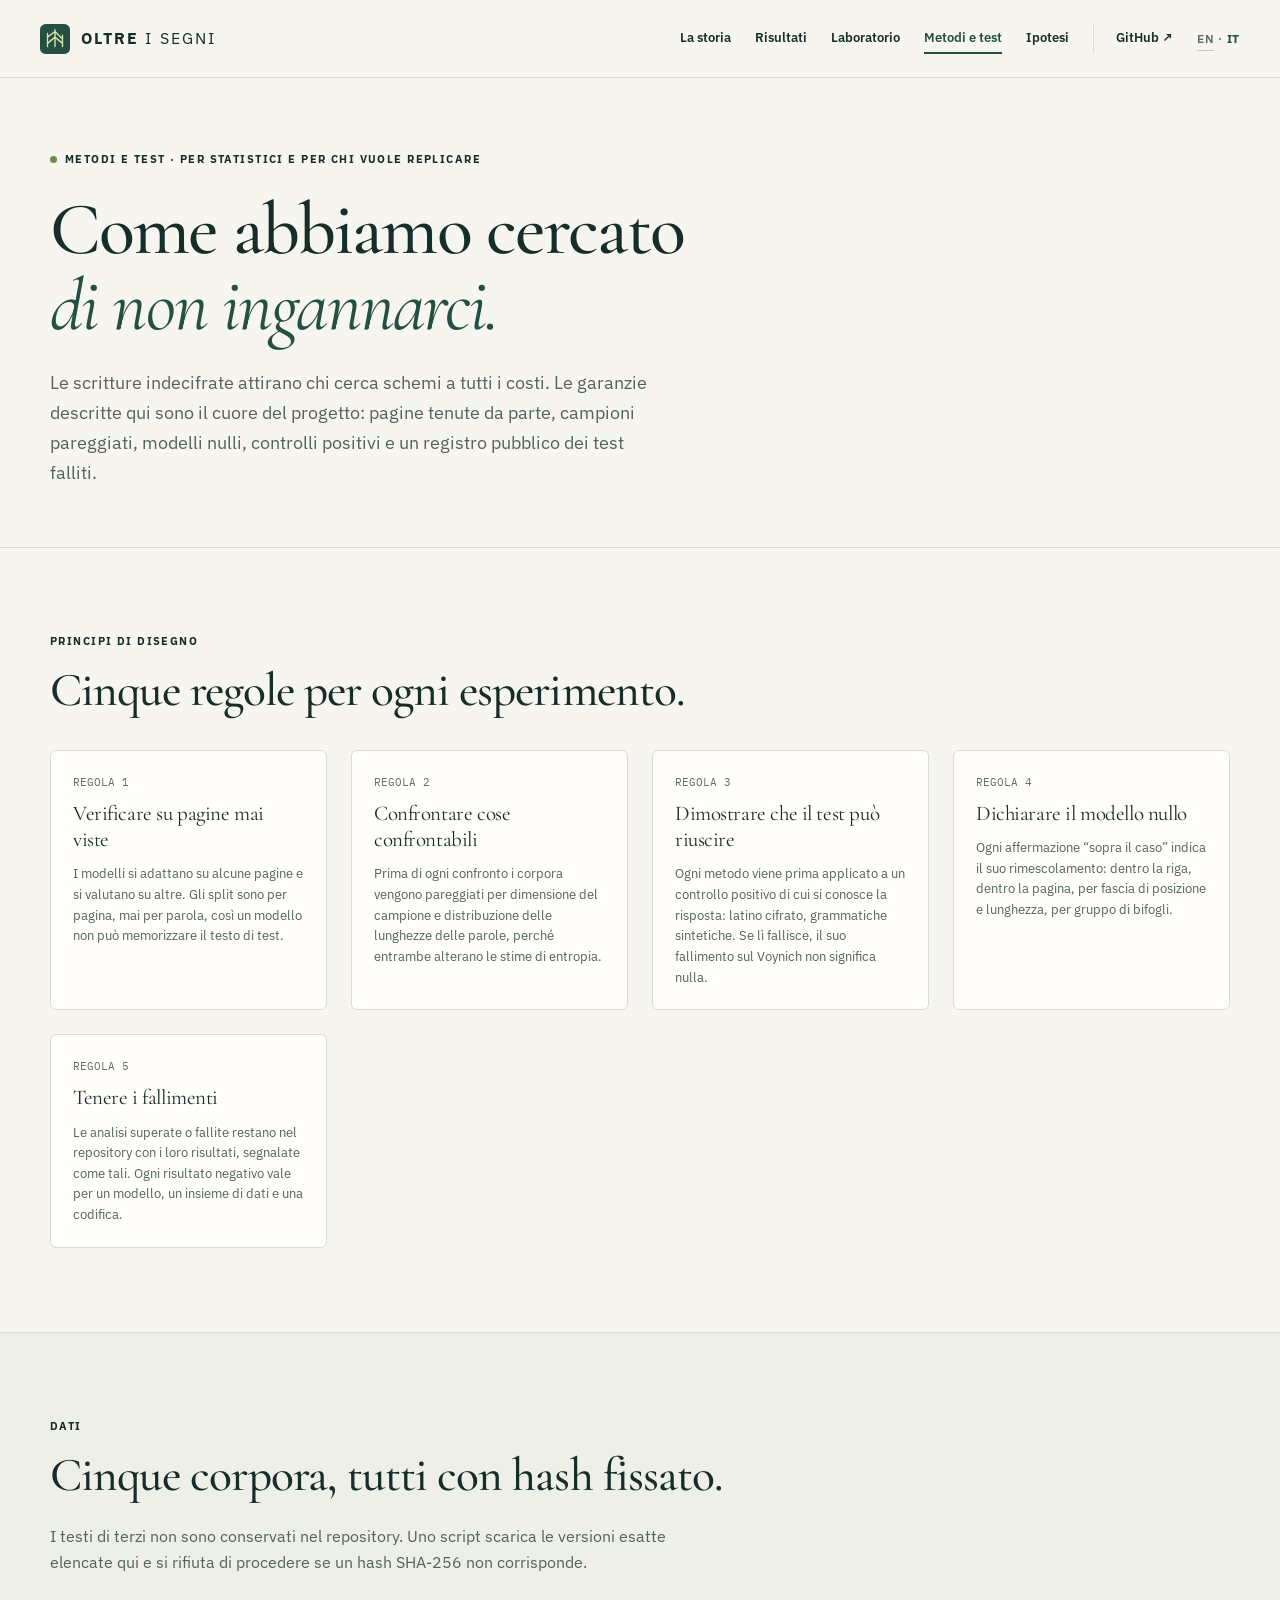
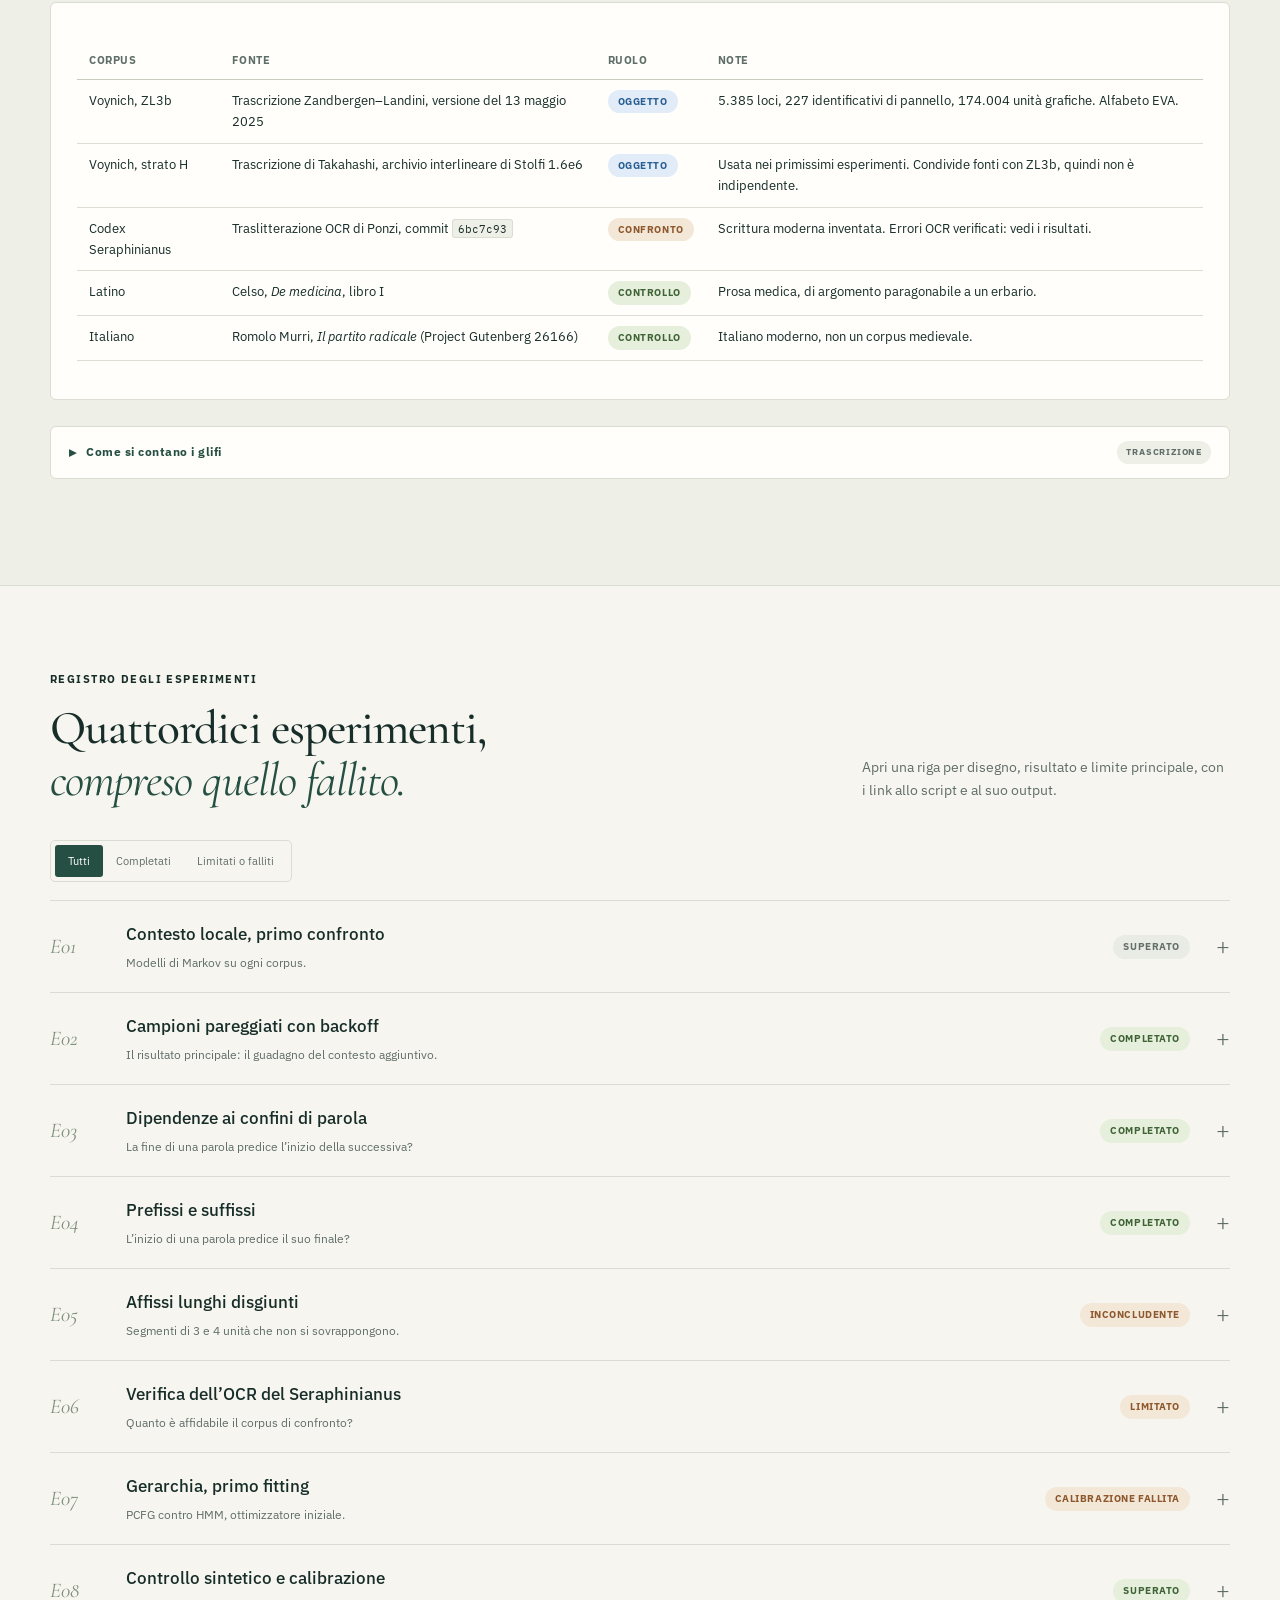
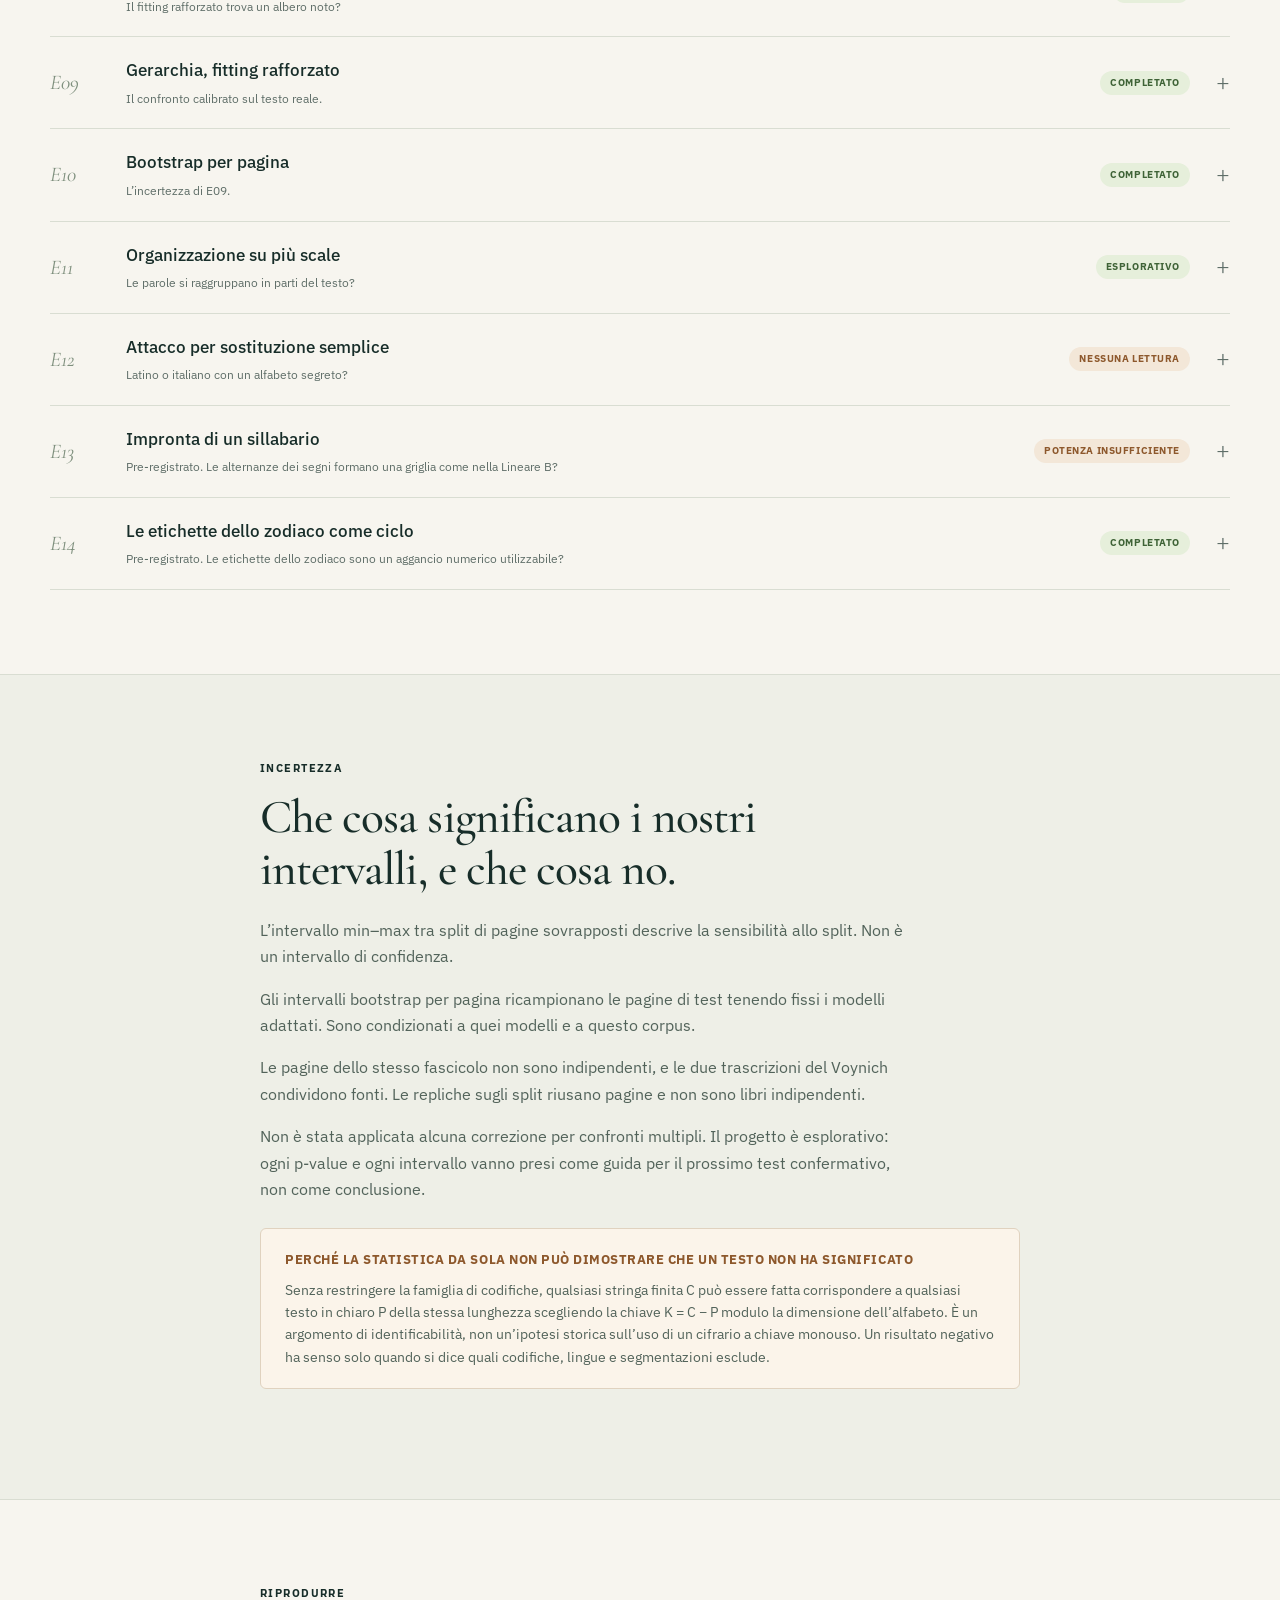
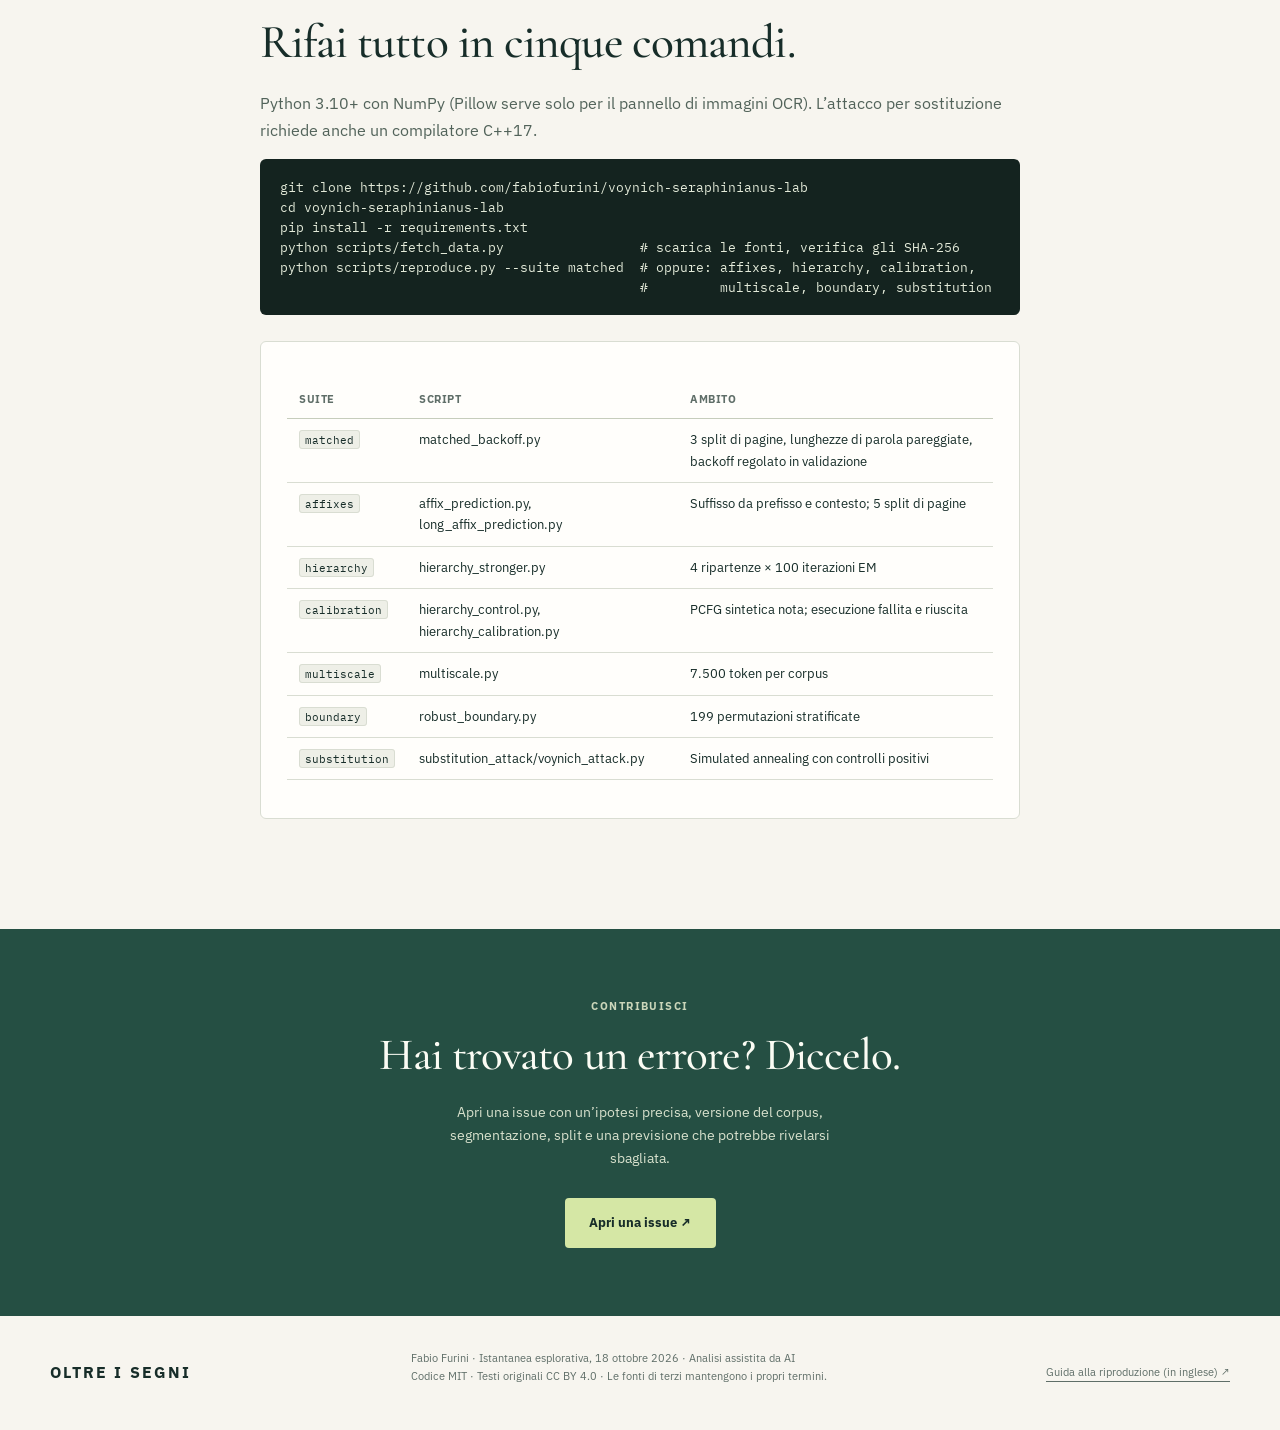
<file: docs/it/methods.html>
<!doctype html>
<html lang="it">
<head>
<meta charset="utf-8">
<meta name="viewport" content="width=device-width,initial-scale=1,viewport-fit=cover">
<title>Metodi e test · Oltre i segni</title>
<meta name="description" content="Fonti dei dati, disegno sperimentale, modelli nulli, calibrazione e riproduzione degli esperimenti su Voynich e Seraphinianus.">
<meta name="theme-color" content="#101d1a">
<link rel="alternate" hreflang="en" href="../methods.html">
<link rel="alternate" hreflang="it" href="methods.html">
<link rel="icon" href="../assets/mark.svg" type="image/svg+xml">
<link rel="preconnect" href="https://fonts.googleapis.com">
<link rel="preconnect" href="https://fonts.gstatic.com" crossorigin>
<link rel="stylesheet" href="https://fonts.googleapis.com/css2?family=Cormorant+Garamond:ital,wght@0,500;0,600;1,500&family=IBM+Plex+Mono:wght@400;500&family=IBM+Plex+Sans:wght@400;500;600;700&display=swap">
<link rel="stylesheet" href="../styles.css">
<script defer src="../app.js"></script>
</head>
<body>
<a class="skip" href="#main">Vai al contenuto</a>
<header>
  <a class="brand" href="index.html"><img src="../assets/mark.svg" width="30" height="30" alt=""><span>OLTRE<span class="brand-light"> I SEGNI</span></span></a>
  <button id="menu" aria-controls="navigation" aria-expanded="false">Menu ☰</button>
  <nav id="navigation" aria-label="Principale">
    <a href="index.html">La storia</a>
    <a href="results.html">Risultati</a>
    <a href="lab.html">Laboratorio</a>
    <a href="methods.html" aria-current="page">Metodi e test</a>
    <a href="hypotheses.html">Ipotesi</a>
    <a class="nav-repo" href="https://github.com/fabiofurini/voynich-seraphinianus-lab">GitHub ↗</a>
    <span class="lang-switch"><a href="../methods.html" hreflang="en" lang="en">EN</a> · <b>IT</b></span>
  </nav>
</header>

<main id="main">
<section class="page-hero">
  <div class="wrap">
    <div class="eyebrow"><span class="dot"></span> Metodi e test · per statistici e per chi vuole replicare</div>
    <h1>Come abbiamo cercato<br><em>di non ingannarci.</em></h1>
    <p class="lead">Le scritture indecifrate attirano chi cerca schemi a tutti i costi. Le garanzie descritte qui sono il cuore del progetto: pagine tenute da parte, campioni pareggiati, modelli nulli, controlli positivi e un registro pubblico dei test falliti.</p>
  </div>
</section>

<section class="band">
  <div class="wrap">
    <div class="eyebrow">Principi di disegno</div>
    <h2>Cinque regole per ogni esperimento.</h2>
    <div class="hyp-grid">
      <article class="hyp-card"><span class="id">REGOLA 1</span><h3>Verificare su pagine mai viste</h3><p>I modelli si adattano su alcune pagine e si valutano su altre. Gli split sono per pagina, mai per parola, così un modello non può memorizzare il testo di test.</p></article>
      <article class="hyp-card"><span class="id">REGOLA 2</span><h3>Confrontare cose confrontabili</h3><p>Prima di ogni confronto i corpora vengono pareggiati per dimensione del campione e distribuzione delle lunghezze delle parole, perché entrambe alterano le stime di entropia.</p></article>
      <article class="hyp-card"><span class="id">REGOLA 3</span><h3>Dimostrare che il test può riuscire</h3><p>Ogni metodo viene prima applicato a un controllo positivo di cui si conosce la risposta: latino cifrato, grammatiche sintetiche. Se lì fallisce, il suo fallimento sul Voynich non significa nulla.</p></article>
      <article class="hyp-card"><span class="id">REGOLA 4</span><h3>Dichiarare il modello nullo</h3><p>Ogni affermazione “sopra il caso” indica il suo rimescolamento: dentro la riga, dentro la pagina, per fascia di posizione e lunghezza, per gruppo di bifogli.</p></article>
      <article class="hyp-card"><span class="id">REGOLA 5</span><h3>Tenere i fallimenti</h3><p>Le analisi superate o fallite restano nel repository con i loro risultati, segnalate come tali. Ogni risultato negativo vale per un modello, un insieme di dati e una codifica.</p></article>
    </div>
  </div>
</section>

<section class="band band-alt">
  <div class="wrap">
    <div class="eyebrow">Dati</div>
    <h2>Cinque corpora, tutti con hash fissato.</h2>
    <p class="prose" style="color:var(--ink-2)">I testi di terzi non sono conservati nel repository. Uno script scarica le versioni esatte elencate qui e si rifiuta di procedere se un hash SHA-256 non corrisponde.</p>
    <div class="tab-card">
      <div class="table-scroll"><table>
        <thead><tr><th>Corpus</th><th>Fonte</th><th>Ruolo</th><th>Note</th></tr></thead>
        <tbody>
          <tr><td>Voynich, ZL3b</td><td>Trascrizione Zandbergen–Landini, versione del 13 maggio 2025</td><td><span class="status blue">Oggetto</span></td><td>5.385 loci, 227 identificativi di pannello, 174.004 unità grafiche. Alfabeto EVA.</td></tr>
          <tr><td>Voynich, strato H</td><td>Trascrizione di Takahashi, archivio interlineare di Stolfi 1.6e6</td><td><span class="status blue">Oggetto</span></td><td>Usata nei primissimi esperimenti. Condivide fonti con ZL3b, quindi non è indipendente.</td></tr>
          <tr><td>Codex Seraphinianus</td><td>Traslitterazione OCR di Ponzi, commit <code>6bc7c93</code></td><td><span class="status amber">Confronto</span></td><td>Scrittura moderna inventata. Errori OCR verificati: vedi i risultati.</td></tr>
          <tr><td>Latino</td><td>Celso, <i>De medicina</i>, libro I</td><td><span class="status green">Controllo</span></td><td>Prosa medica, di argomento paragonabile a un erbario.</td></tr>
          <tr><td>Italiano</td><td>Romolo Murri, <i>Il partito radicale</i> (Project Gutenberg 26166)</td><td><span class="status green">Controllo</span></td><td>Italiano moderno, non un corpus medievale.</td></tr>
        </tbody>
      </table></div>
    </div>
    <details class="levels">
      <summary>Come si contano i glifi <span class="level-tag">TRASCRIZIONE</span></summary>
      <div class="body">
        <p>Usiamo un inventario di lavoro di 23 unità grafiche: 17 lettere EVA singole (<span class="eva">a d e f g i k l m n o p q r s t y</span>) e 6 gruppi connessi (<span class="eva">ch sh ckh cth cph cfh</span>), riconosciuti per corrispondenza massimale. Coprono il 99,96% del testo leggibile dei paragrafi in ZL3b. Le letture alternative si risolvono prendendo la prima variante (817 casi); i 209 marcatori di illeggibilità sono esclusi. L’inventario è una convenzione per contare, non l’affermazione che queste siano 23 lettere.</p>
        <p>Fatti che rendono rischiosa una lettura ingenua: <span class="eva">q</span> sta a inizio parola nel 99,5% dei casi ed è seguita da <span class="eva">o</span> nel 98,0%; <span class="eva">n</span> segue <span class="eva">i</span> nel 98,0% dei casi e chiude la parola nel 99,0%. Se <span class="eva">qo</span> e <span class="eva">iin</span> siano unità singole resta aperto.</p>
      </div>
    </details>
  </div>
</section>

<section class="band">
  <div class="wrap">
    <div class="section-head">
      <div>
        <div class="eyebrow">Registro degli esperimenti</div>
        <h2>Quattordici esperimenti,<br><em>compreso quello fallito.</em></h2>
      </div>
      <p>Apri una riga per disegno, risultato e limite principale, con i link allo script e al suo output.</p>
    </div>
    <div class="filters segmented" role="group" aria-label="Filtra gli esperimenti" style="display:inline-flex;margin-bottom:18px">
      <button class="selected" data-filter="all" aria-pressed="true">Tutti</button>
      <button data-filter="done" aria-pressed="false">Completati</button>
      <button data-filter="limited" aria-pressed="false">Limitati o falliti</button>
    </div>
    <div id="register">
      <details class="experiment" data-kind="done"><summary><span class="exp-num">E01</span><div><h3>Contesto locale, primo confronto</h3><p class="description">Modelli di Markov su ogni corpus.</p></div><span class="status gray">Superato</span></summary>
        <div class="exp-detail"><p><strong>Risultato.</strong> Entrambi i codici sono molto prevedibili localmente.</p><p><strong>Limite.</strong> Campioni e codifiche di dimensioni diverse; sostituito da E02.</p><div class="exp-meta"><a href="https://github.com/fabiofurini/voynich-seraphinianus-lab/blob/main/research/grammar_comparison/run.py">run.py</a><a href="https://github.com/fabiofurini/voynich-seraphinianus-lab/blob/main/research/grammar_comparison/results.json">results.json</a></div></div></details>
      <details class="experiment" data-kind="done"><summary><span class="exp-num">E02</span><div><h3>Campioni pareggiati con backoff</h3><p class="description">Il risultato principale: il guadagno del contesto aggiuntivo.</p></div><span class="status green">Completato</span></summary>
        <div class="exp-detail"><p><strong>Disegno.</strong> Stesso numero di parole per lunghezza, tre split di pagine, backoff interpolato regolato in validazione.</p><p><strong>Risultato.</strong> Guadagno nel Voynich 0,0003–0,0014 bit; latino e italiano 0,30–0,38.</p><p><strong>Limite.</strong> Tre split, campioni pareggiati piccoli, segmentazione ignota.</p><div class="exp-meta"><a href="https://github.com/fabiofurini/voynich-seraphinianus-lab/blob/main/research/grammar_comparison/matched_backoff.py">matched_backoff.py</a><a href="https://github.com/fabiofurini/voynich-seraphinianus-lab/blob/main/research/grammar_comparison/matched_backoff_results.json">risultati</a></div></div></details>
      <details class="experiment" data-kind="done"><summary><span class="exp-num">E03</span><div><h3>Dipendenze ai confini di parola</h3><p class="description">La fine di una parola predice l’inizio della successiva?</p></div><span class="status green">Completato</span></summary>
        <div class="exp-detail"><p><strong>Disegno.</strong> 199 permutazioni che conservano pagina, fascia di posizione e fascia di lunghezza.</p><p><strong>Risultato.</strong> Entrambi i codici superano ogni permutazione.</p><p><strong>Limite.</strong> Impaginazione, grafia e OCR possono contribuire. Non è un test di sintassi.</p><div class="exp-meta"><a href="https://github.com/fabiofurini/voynich-seraphinianus-lab/blob/main/research/grammar_comparison/robust_boundary.py">robust_boundary.py</a><a href="https://github.com/fabiofurini/voynich-seraphinianus-lab/blob/main/research/grammar_comparison/robust_boundary_results.json">risultati</a></div></div></details>
      <details class="experiment" data-kind="done"><summary><span class="exp-num">E04</span><div><h3>Prefissi e suffissi</h3><p class="description">L’inizio di una parola predice il suo finale?</p></div><span class="status green">Completato</span></summary>
        <div class="exp-detail"><p><strong>Risultato.</strong> Esistono ampie famiglie condivise, ma un prefisso di 2 unità aggiunge circa 0,001 bit per suffisso oltre al contesto locale e non si generalizza a forme nuove.</p><p><strong>Limite.</strong> Specifico di questa rappresentazione.</p><div class="exp-meta"><a href="https://github.com/fabiofurini/voynich-seraphinianus-lab/blob/main/research/grammar_comparison/affix_prediction.py">affix_prediction.py</a><a href="https://github.com/fabiofurini/voynich-seraphinianus-lab/blob/main/research/grammar_comparison/affix_prediction_results.json">risultati</a></div></div></details>
      <details class="experiment" data-kind="limited"><summary><span class="exp-num">E05</span><div><h3>Affissi lunghi disgiunti</h3><p class="description">Segmenti di 3 e 4 unità che non si sovrappongono.</p></div><span class="status amber">Inconcludente</span></summary>
        <div class="exp-detail"><p><strong>Risultato.</strong> 33–53 parole di test per split con segmenti di 3 unità; una sola con segmenti di 4.</p><p><strong>Limite.</strong> Potenza insufficiente. L’assenza di un effetto qui non si può leggere come assenza di una regola.</p><div class="exp-meta"><a href="https://github.com/fabiofurini/voynich-seraphinianus-lab/blob/main/research/grammar_comparison/long_affix_prediction.py">long_affix_prediction.py</a><a href="https://github.com/fabiofurini/voynich-seraphinianus-lab/blob/main/research/grammar_comparison/long_affix_disjoint_3_results.json">3 unità</a><a href="https://github.com/fabiofurini/voynich-seraphinianus-lab/blob/main/research/grammar_comparison/long_affix_disjoint_4_results.json">4 unità</a></div></div></details>
      <details class="experiment" data-kind="limited"><summary><span class="exp-num">E06</span><div><h3>Verifica dell’OCR del Seraphinianus</h3><p class="description">Quanto è affidabile il corpus di confronto?</p></div><span class="status amber">Limitato</span></summary>
        <div class="exp-detail"><p><strong>Risultato.</strong> 73,2% di concordanza esatta, 86,3% entro ±2 posizioni, su 388 parole. 12 immagini originali esaminate.</p><p><strong>Limite.</strong> Le etichette vengono dall’insieme di addestramento dell’OCR, quindi non è un tasso d’errore indipendente.</p><div class="exp-meta"><a href="https://github.com/fabiofurini/voynich-seraphinianus-lab/blob/main/research/grammar_comparison/ocr_audit.py">ocr_audit.py</a><a href="https://github.com/fabiofurini/voynich-seraphinianus-lab/blob/main/research/grammar_comparison/ocr_audit_results.json">risultati</a></div></div></details>
      <details class="experiment" data-kind="limited"><summary><span class="exp-num">E07</span><div><h3>Gerarchia, primo fitting</h3><p class="description">PCFG contro HMM, ottimizzatore iniziale.</p></div><span class="status amber">Calibrazione fallita</span></summary>
        <div class="exp-detail"><p><strong>Risultato.</strong> Su dati sintetici da una grammatica nota, la PCFG adattata dava 0,9912 bit, peggio dell’HMM (0,8991) e della grammatica vera (0,8758). L’ottimizzatore era bloccato in un ottimo locale.</p><p><strong>Limite.</strong> Non va usato come prova. Resta agli atti per mostrare perché la calibrazione conta.</p><div class="exp-meta"><a href="https://github.com/fabiofurini/voynich-seraphinianus-lab/blob/main/research/grammar_comparison/hierarchy_probe.py">hierarchy_probe.py</a><a href="https://github.com/fabiofurini/voynich-seraphinianus-lab/blob/main/research/grammar_comparison/hierarchy_probe_results.json">risultati</a></div></div></details>
      <details class="experiment" data-kind="done"><summary><span class="exp-num">E08</span><div><h3>Controllo sintetico e calibrazione</h3><p class="description">Il fitting rafforzato trova un albero noto?</p></div><span class="status green">Superato</span></summary>
        <div class="exp-detail"><p><strong>Risultato.</strong> Con inizializzazione Dirichlet(0,3), più ripartenze e fino a 100 iterazioni, la PCFG raggiunge 0,8755 bit, pari alla grammatica vera.</p><div class="exp-meta"><a href="https://github.com/fabiofurini/voynich-seraphinianus-lab/blob/main/research/grammar_comparison/hierarchy_calibration.py">hierarchy_calibration.py</a><a href="https://github.com/fabiofurini/voynich-seraphinianus-lab/blob/main/research/grammar_comparison/hierarchy_calibration_results.json">risultati</a></div></div></details>
      <details class="experiment" data-kind="done"><summary><span class="exp-num">E09</span><div><h3>Gerarchia, fitting rafforzato</h3><p class="description">Il confronto calibrato sul testo reale.</p></div><span class="status green">Completato</span></summary>
        <div class="exp-detail"><p><strong>Risultato.</strong> Voynich: PCFG peggiore dell’HMM di 0,0193 bit/token. Seraphinianus: un vantaggio minimo e incerto.</p><p><strong>Limite.</strong> Due stati, classi di suffisso, righe non necessariamente frasi.</p><div class="exp-meta"><a href="https://github.com/fabiofurini/voynich-seraphinianus-lab/blob/main/research/grammar_comparison/hierarchy_stronger.py">hierarchy_stronger.py</a><a href="https://github.com/fabiofurini/voynich-seraphinianus-lab/blob/main/research/grammar_comparison/hierarchy_stronger_results.json">risultati</a></div></div></details>
      <details class="experiment" data-kind="done"><summary><span class="exp-num">E10</span><div><h3>Bootstrap per pagina</h3><p class="description">L’incertezza di E09.</p></div><span class="status green">Completato</span></summary>
        <div class="exp-detail"><p><strong>Risultato.</strong> Intervallo al 95% per il Voynich [+0,0065; +0,0343]; per il Seraphinianus [−0,0080; +0,0008].</p><p><strong>Limite.</strong> Condizionato ai modelli selezionati e a questo split.</p><div class="exp-meta"><a href="https://github.com/fabiofurini/voynich-seraphinianus-lab/blob/main/research/grammar_comparison/hierarchy_bootstrap.py">hierarchy_bootstrap.py</a><a href="https://github.com/fabiofurini/voynich-seraphinianus-lab/blob/main/research/grammar_comparison/hierarchy_bootstrap_results.json">risultati</a></div></div></details>
      <details class="experiment" data-kind="done"><summary><span class="exp-num">E11</span><div><h3>Organizzazione su più scale</h3><p class="description">Le parole si raggruppano in parti del testo?</p></div><span class="status green">Esplorativo</span></summary>
        <div class="exp-detail"><p><strong>Risultato.</strong> Tutti e quattro i corpora si raggruppano, compresa la scrittura inventata.</p><p><strong>Limite.</strong> Non è una replica completa di Montemurro e Zanette (2013).</p><div class="exp-meta"><a href="https://github.com/fabiofurini/voynich-seraphinianus-lab/blob/main/research/grammar_comparison/multiscale.py">multiscale.py</a><a href="https://github.com/fabiofurini/voynich-seraphinianus-lab/blob/main/research/grammar_comparison/multiscale_results.json">risultati</a></div></div></details>
      <details class="experiment" data-kind="limited"><summary><span class="exp-num">E12</span><div><h3>Attacco per sostituzione semplice</h3><p class="description">Latino o italiano con un alfabeto segreto?</p></div><span class="status amber">Nessuna lettura</span></summary>
        <div class="exp-detail"><p><strong>Risultato.</strong> Controlli ricostruiti per intero; output del Voynich illeggibile (1,1% e 7,0% di parole nel vocabolario).</p><p><strong>Limite.</strong> Ricerca euristica; solo queste lingue, unità e spaziature.</p><div class="exp-meta"><a href="https://github.com/fabiofurini/voynich-seraphinianus-lab/blob/main/research/substitution_attack/README.md">metodo</a><a href="https://github.com/fabiofurini/voynich-seraphinianus-lab/blob/main/research/substitution_attack/results.json">risultati</a></div></div></details>
      <details class="experiment" data-kind="limited"><summary><span class="exp-num">E13</span><div><h3>Impronta di un sillabario</h3><p class="description">Pre-registrato. Le alternanze dei segni formano una griglia come nella Lineare B?</p></div><span class="status amber">Potenza insufficiente</span></summary>
        <div class="exp-detail"><p><strong>Disegno.</strong> Grafo delle alternanze dei segni dopo radici comuni; modularità contro 499 permutazioni; tre segmentazioni; alfabeti e un finto sillabario CV come controlli; regole di decisione fissate prima dell’esecuzione.</p><p><strong>Risultato.</strong> 0 analisi su 24 del Voynich con impronta di sillabario (12 da alfabeto, 9 miste, 3 di libera combinazione). Tre classi posizionali di glifi stabili, la prima coincide con il “core” di Stolfi.</p><p><strong>Limite.</strong> Il controllo con il finto sillabario non è passato per poco, quindi un esito negativo qui è solo un indizio.</p><div class="exp-meta"><a href="https://github.com/fabiofurini/voynich-seraphinianus-lab/blob/main/research/structure_probes/README.md">protocollo e risultati</a><a href="https://github.com/fabiofurini/voynich-seraphinianus-lab/blob/main/research/structure_probes/syllabary_fingerprint.py">syllabary_fingerprint.py</a><a href="https://github.com/fabiofurini/voynich-seraphinianus-lab/blob/main/research/structure_probes/syllabary_fingerprint_results.json">risultati</a></div></div></details>
      <details class="experiment" data-kind="done"><summary><span class="exp-num">E14</span><div><h3>Le etichette dello zodiaco come ciclo</h3><p class="description">Pre-registrato. Le etichette dello zodiaco sono un aggancio numerico utilizzabile?</p></div><span class="status green">Completato</span></summary>
        <div class="exp-detail"><p><strong>Disegno.</strong> 299 etichette su 12 pagine dello zodiaco: ripetizione tra segni, allineamento posizionale su rotazioni e versi di lettura, somiglianza tra etichette vicine; 999 permutazioni; controlli con numerali e con nomi.</p><p><strong>Risultato.</strong> Nessun allineamento (p = 0,13) e nessuna struttura sequenziale (p = 0,30); i controlli numerici passano con p = 0,005. Le etichette formano una classe di vocabolario propria (il 77% comincia con <span class="eva">o</span>).</p><p><strong>Limite.</strong> Esclude solo un ciclo numerico; le etichette potrebbero ancora essere nomi.</p><div class="exp-meta"><a href="https://github.com/fabiofurini/voynich-seraphinianus-lab/blob/main/research/structure_probes/README.md">protocollo e risultati</a><a href="https://github.com/fabiofurini/voynich-seraphinianus-lab/blob/main/research/structure_probes/zodiac_cycle.py">zodiac_cycle.py</a><a href="https://github.com/fabiofurini/voynich-seraphinianus-lab/blob/main/research/structure_probes/zodiac_cycle_results.json">risultati</a></div></div></details>
    </div>
  </div>
</section>

<section class="band band-alt">
  <div class="wrap-narrow">
    <div class="eyebrow">Incertezza</div>
    <h2>Che cosa significano i nostri intervalli, e che cosa no.</h2>
    <div class="prose">
      <p>L’intervallo min–max tra split di pagine sovrapposti descrive la sensibilità allo split. Non è un intervallo di confidenza.</p>
      <p>Gli intervalli bootstrap per pagina ricampionano le pagine di test tenendo fissi i modelli adattati. Sono condizionati a quei modelli e a questo corpus.</p>
      <p>Le pagine dello stesso fascicolo non sono indipendenti, e le due trascrizioni del Voynich condividono fonti. Le repliche sugli split riusano pagine e non sono libri indipendenti.</p>
      <p>Non è stata applicata alcuna correzione per confronti multipli. Il progetto è esplorativo: ogni p-value e ogni intervallo vanno presi come guida per il prossimo test confermativo, non come conclusione.</p>
    </div>
    <div class="caveat">
      <h3>Perché la statistica da sola non può dimostrare che un testo non ha significato</h3>
      <p>Senza restringere la famiglia di codifiche, qualsiasi stringa finita C può essere fatta corrispondere a qualsiasi testo in chiaro P della stessa lunghezza scegliendo la chiave K = C − P modulo la dimensione dell’alfabeto. È un argomento di identificabilità, non un’ipotesi storica sull’uso di un cifrario a chiave monouso. Un risultato negativo ha senso solo quando si dice quali codifiche, lingue e segmentazioni esclude.</p>
    </div>
  </div>
</section>

<section class="band">
  <div class="wrap-narrow">
    <div class="eyebrow">Riprodurre</div>
    <h2>Rifai tutto in cinque comandi.</h2>
    <p style="color:var(--ink-2)">Python 3.10+ con NumPy (Pillow serve solo per il pannello di immagini OCR). L’attacco per sostituzione richiede anche un compilatore C++17.</p>
<pre>git clone https://github.com/fabiofurini/voynich-seraphinianus-lab
cd voynich-seraphinianus-lab
pip install -r requirements.txt
python scripts/fetch_data.py                 # scarica le fonti, verifica gli SHA-256
python scripts/reproduce.py --suite matched  # oppure: affixes, hierarchy, calibration,
                                             #         multiscale, boundary, substitution</pre>
    <div class="tab-card">
      <div class="table-scroll"><table>
        <thead><tr><th>Suite</th><th>Script</th><th>Ambito</th></tr></thead>
        <tbody>
          <tr><td><code>matched</code></td><td>matched_backoff.py</td><td>3 split di pagine, lunghezze di parola pareggiate, backoff regolato in validazione</td></tr>
          <tr><td><code>affixes</code></td><td>affix_prediction.py, long_affix_prediction.py</td><td>Suffisso da prefisso e contesto; 5 split di pagine</td></tr>
          <tr><td><code>hierarchy</code></td><td>hierarchy_stronger.py</td><td>4 ripartenze × 100 iterazioni EM</td></tr>
          <tr><td><code>calibration</code></td><td>hierarchy_control.py, hierarchy_calibration.py</td><td>PCFG sintetica nota; esecuzione fallita e riuscita</td></tr>
          <tr><td><code>multiscale</code></td><td>multiscale.py</td><td>7.500 token per corpus</td></tr>
          <tr><td><code>boundary</code></td><td>robust_boundary.py</td><td>199 permutazioni stratificate</td></tr>
          <tr><td><code>substitution</code></td><td>substitution_attack/voynich_attack.py</td><td>Simulated annealing con controlli positivi</td></tr>
        </tbody>
      </table></div>
    </div>
  </div>
</section>

<section class="closing">
  <div class="wrap">
    <div class="eyebrow">Contribuisci</div>
    <h2>Hai trovato un errore? Diccelo.</h2>
    <p>Apri una issue con un’ipotesi precisa, versione del corpus, segmentazione, split e una previsione che potrebbe rivelarsi sbagliata.</p>
    <a class="button" href="https://github.com/fabiofurini/voynich-seraphinianus-lab/issues">Apri una issue ↗</a>
  </div>
</section>
</main>

<footer class="wrap">
  <a class="brand" href="index.html">OLTRE I SEGNI</a>
  <p>Fabio Furini · Istantanea esplorativa, 18 ottobre 2026 · Analisi assistita da AI<br>Codice MIT · Testi originali CC BY 4.0 · Le fonti di terzi mantengono i propri termini.</p>
  <a href="https://github.com/fabiofurini/voynich-seraphinianus-lab/blob/main/notebook/REPRODUCIBILITY.md">Guida alla riproduzione (in inglese) ↗</a>
</footer>
</body>
</html>
</file>
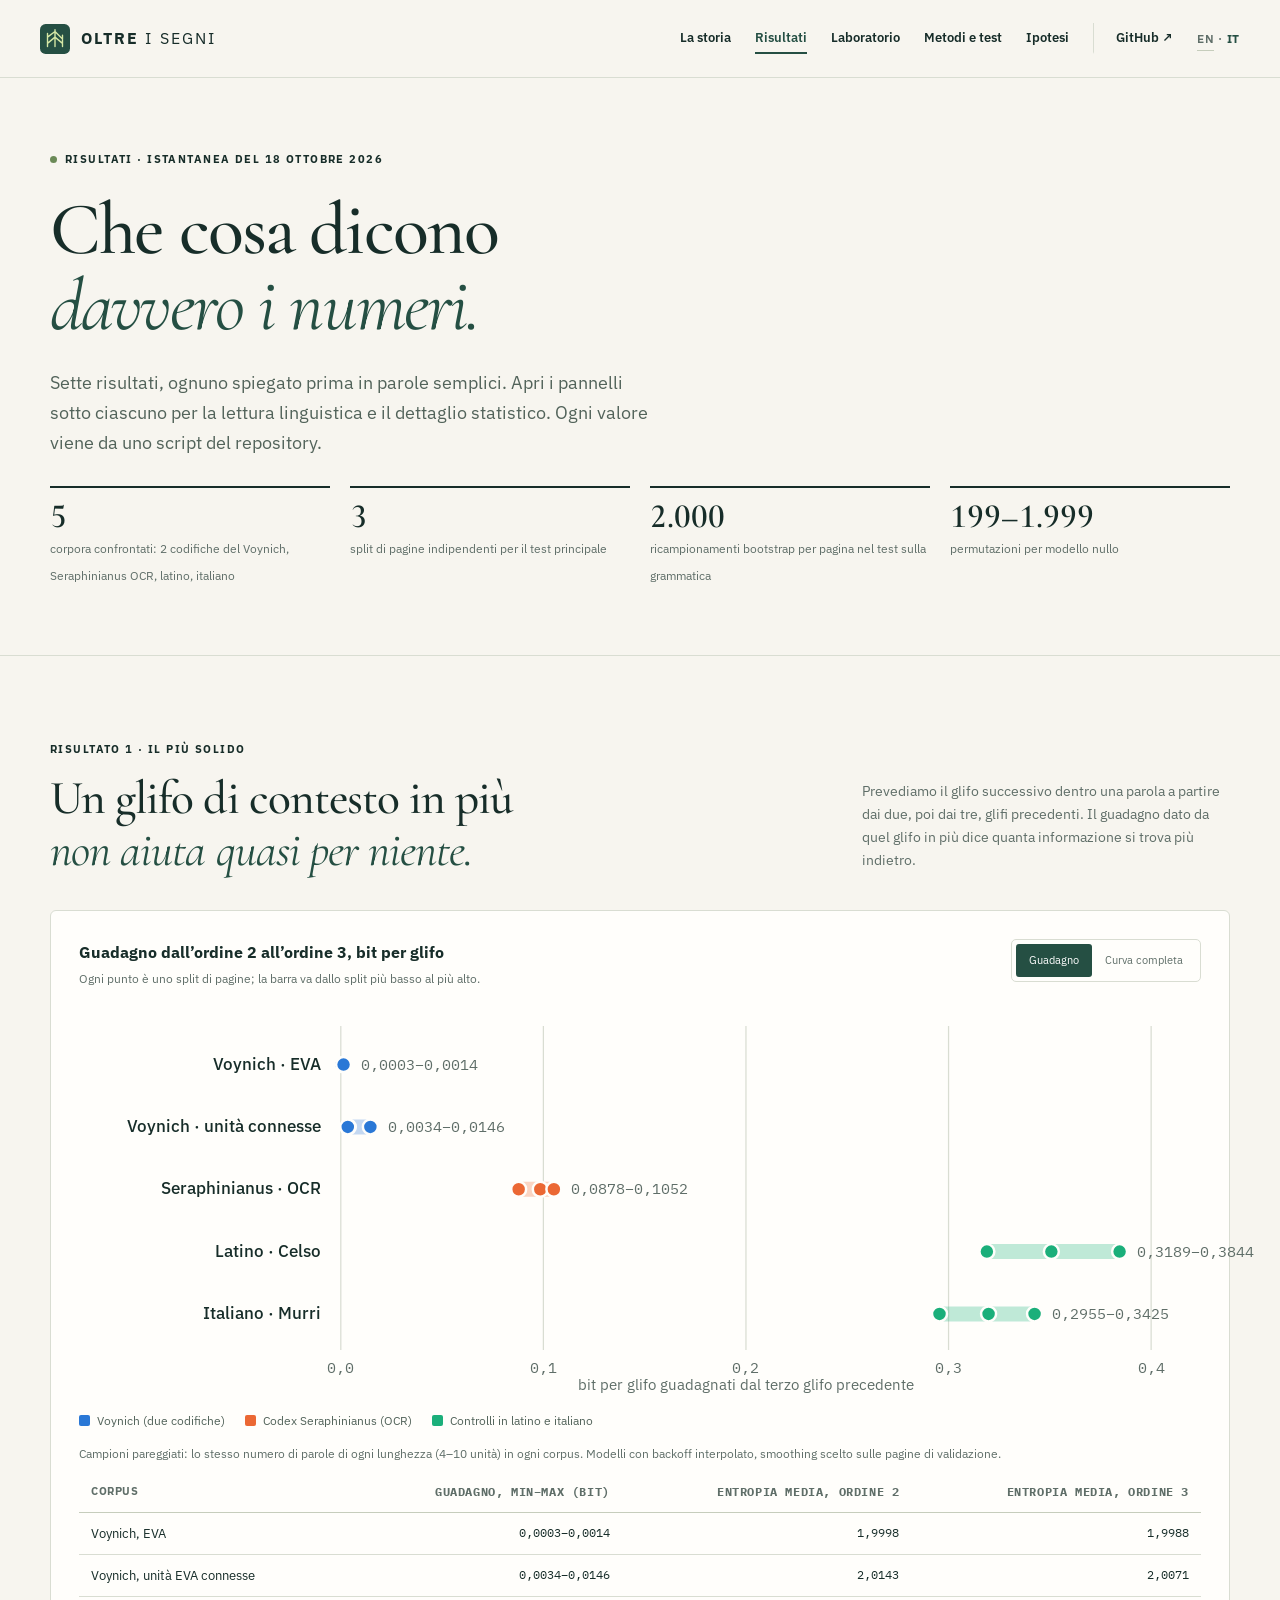
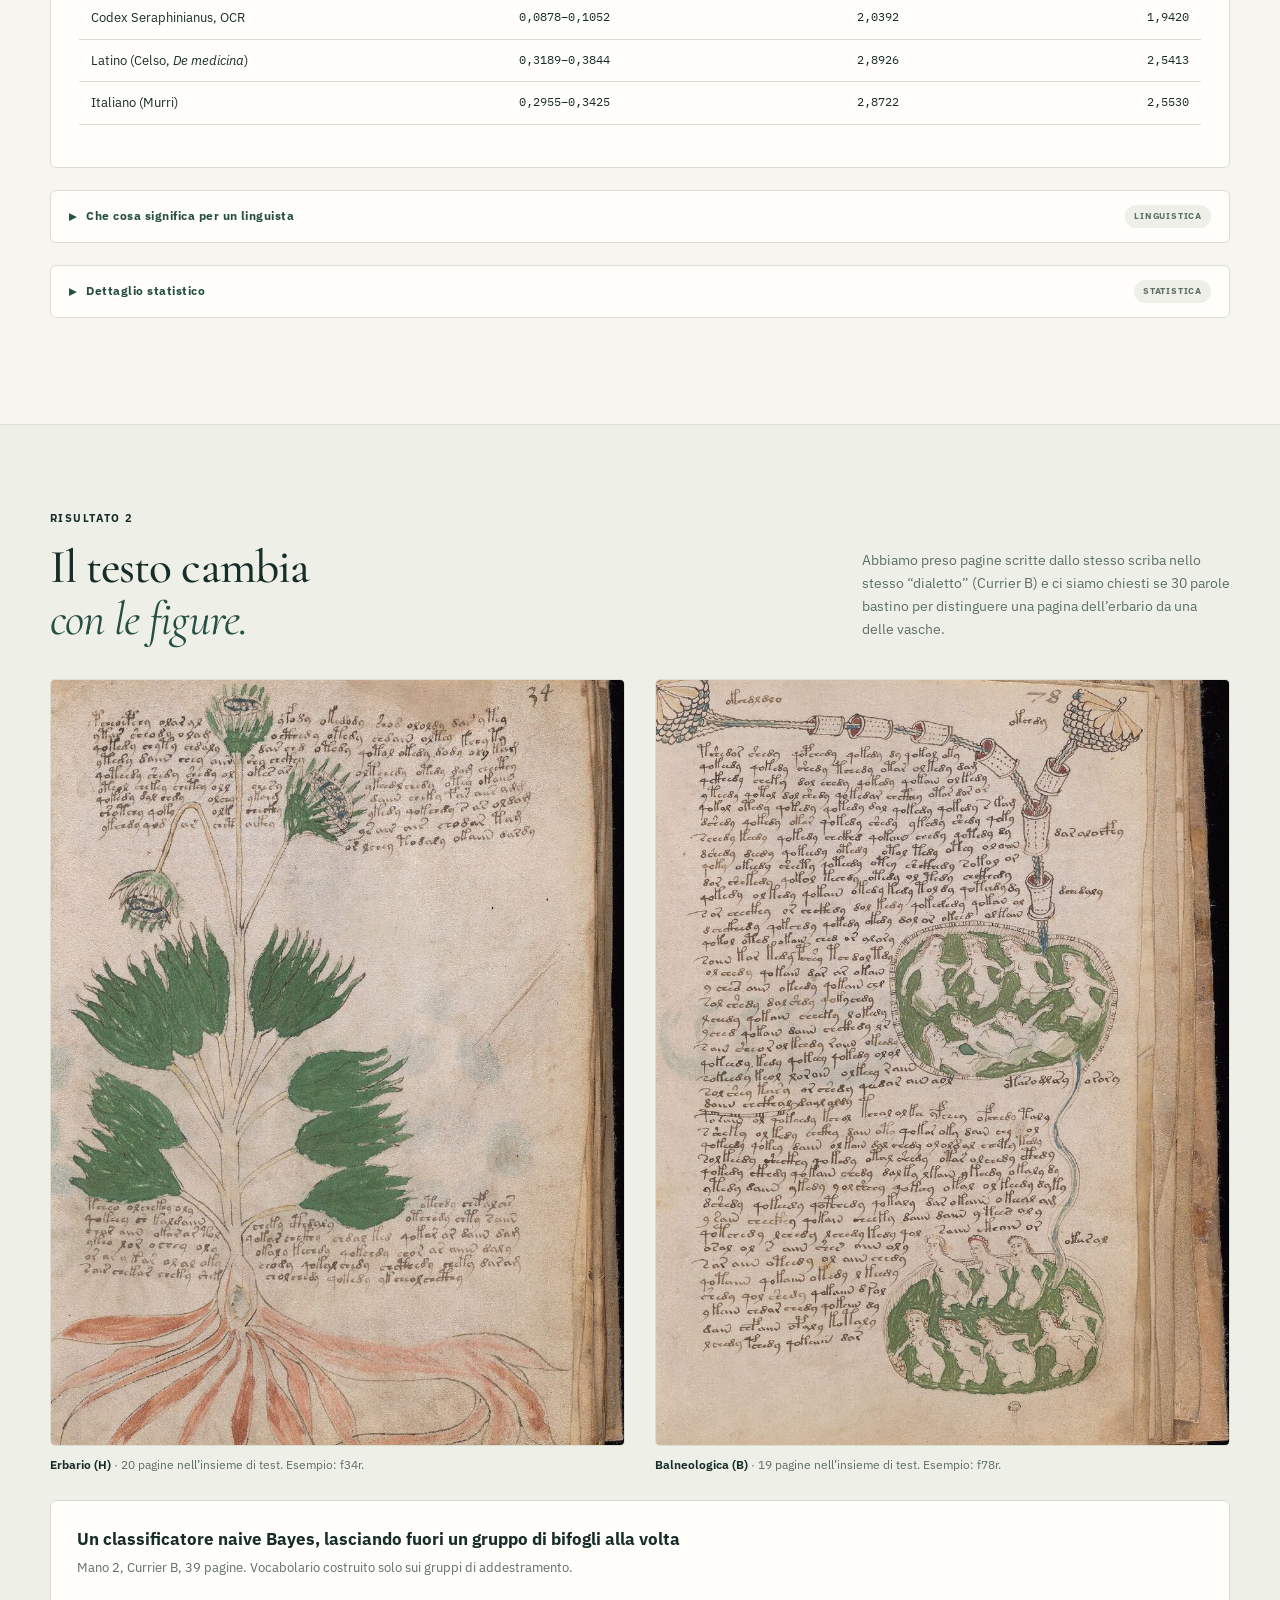
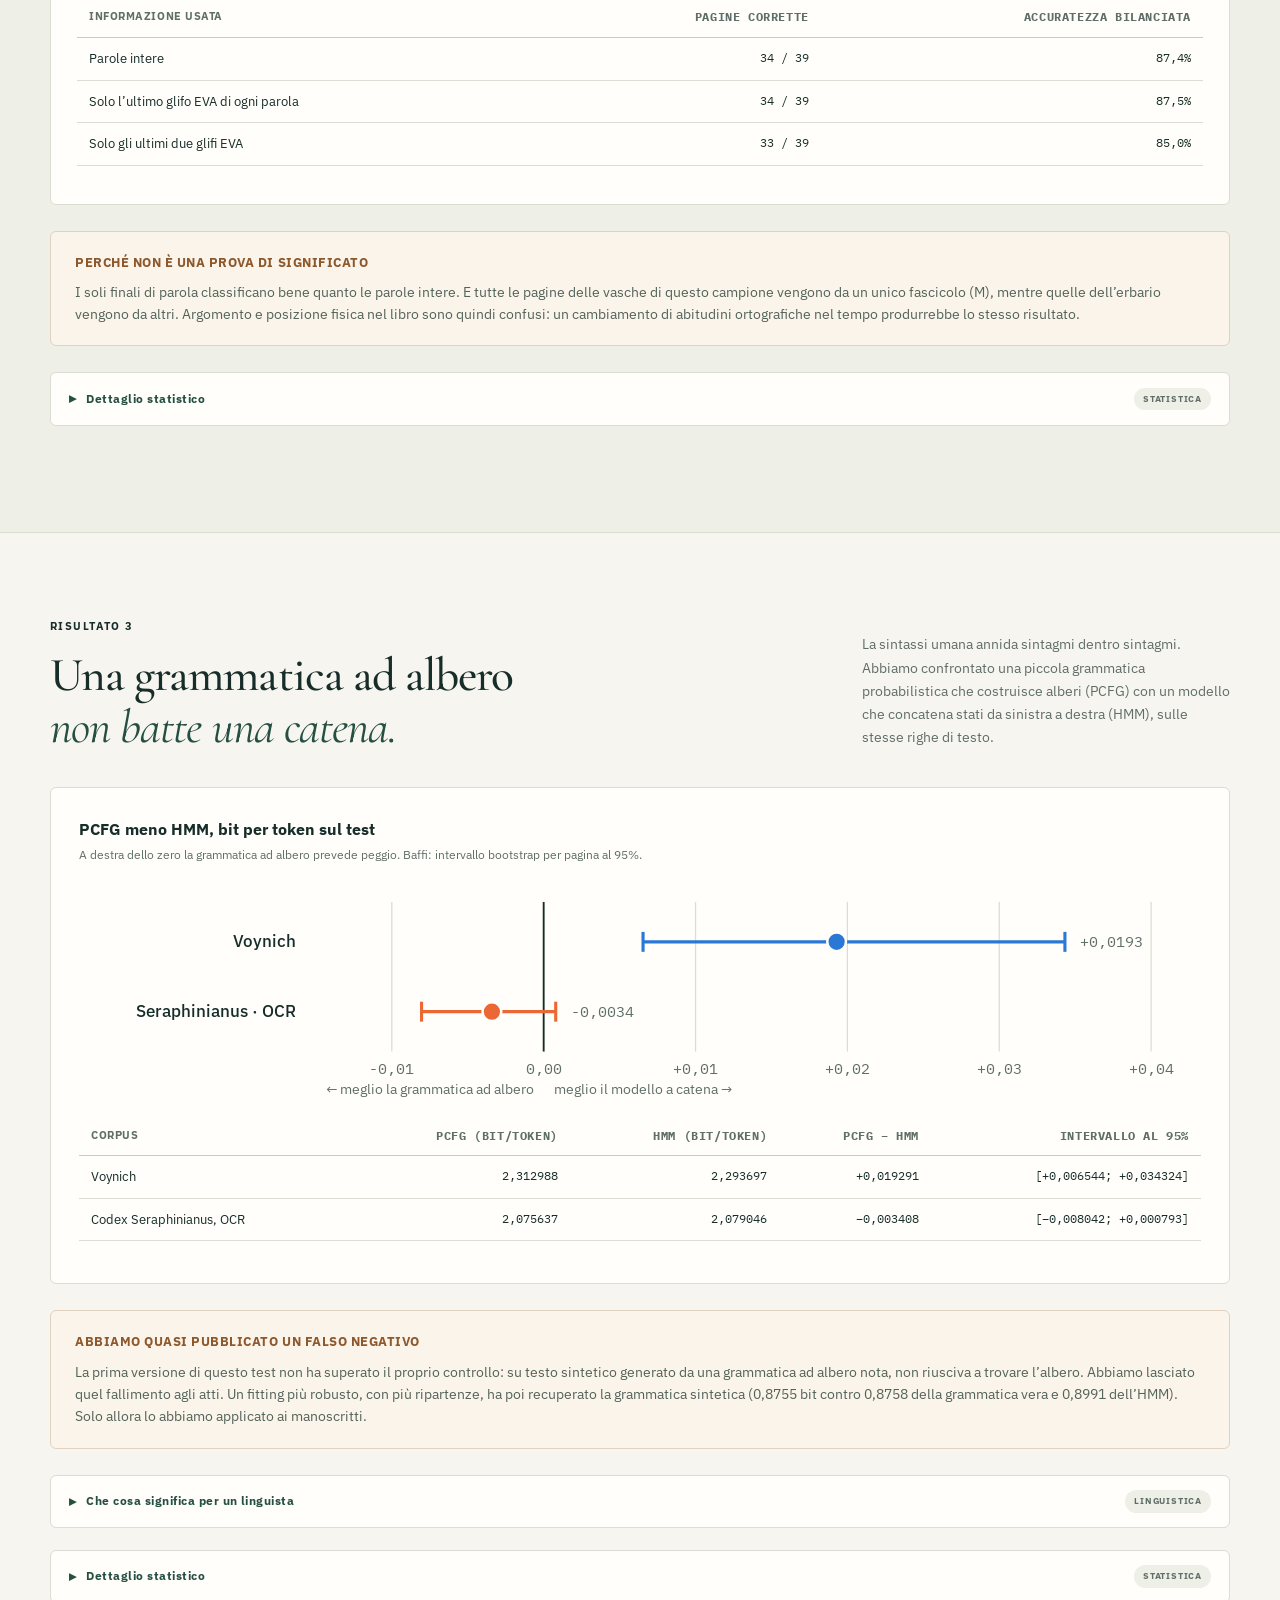
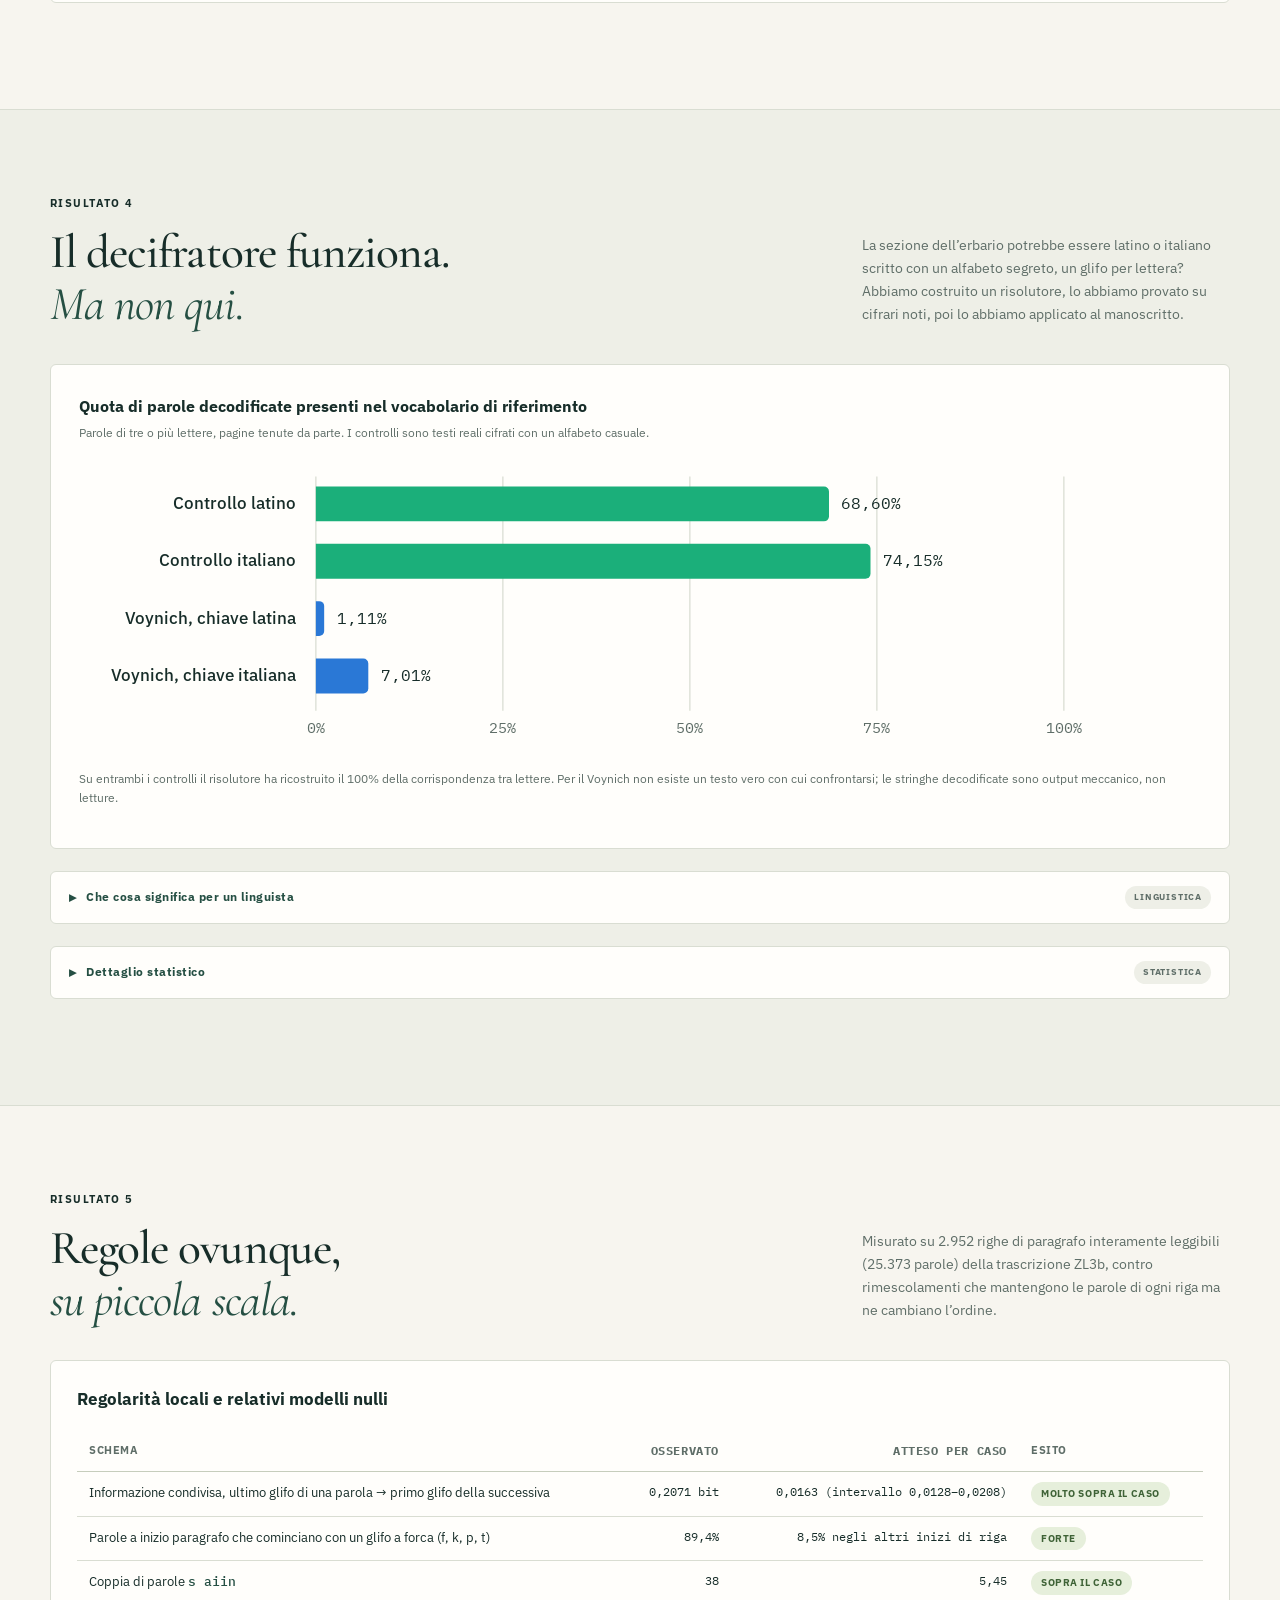
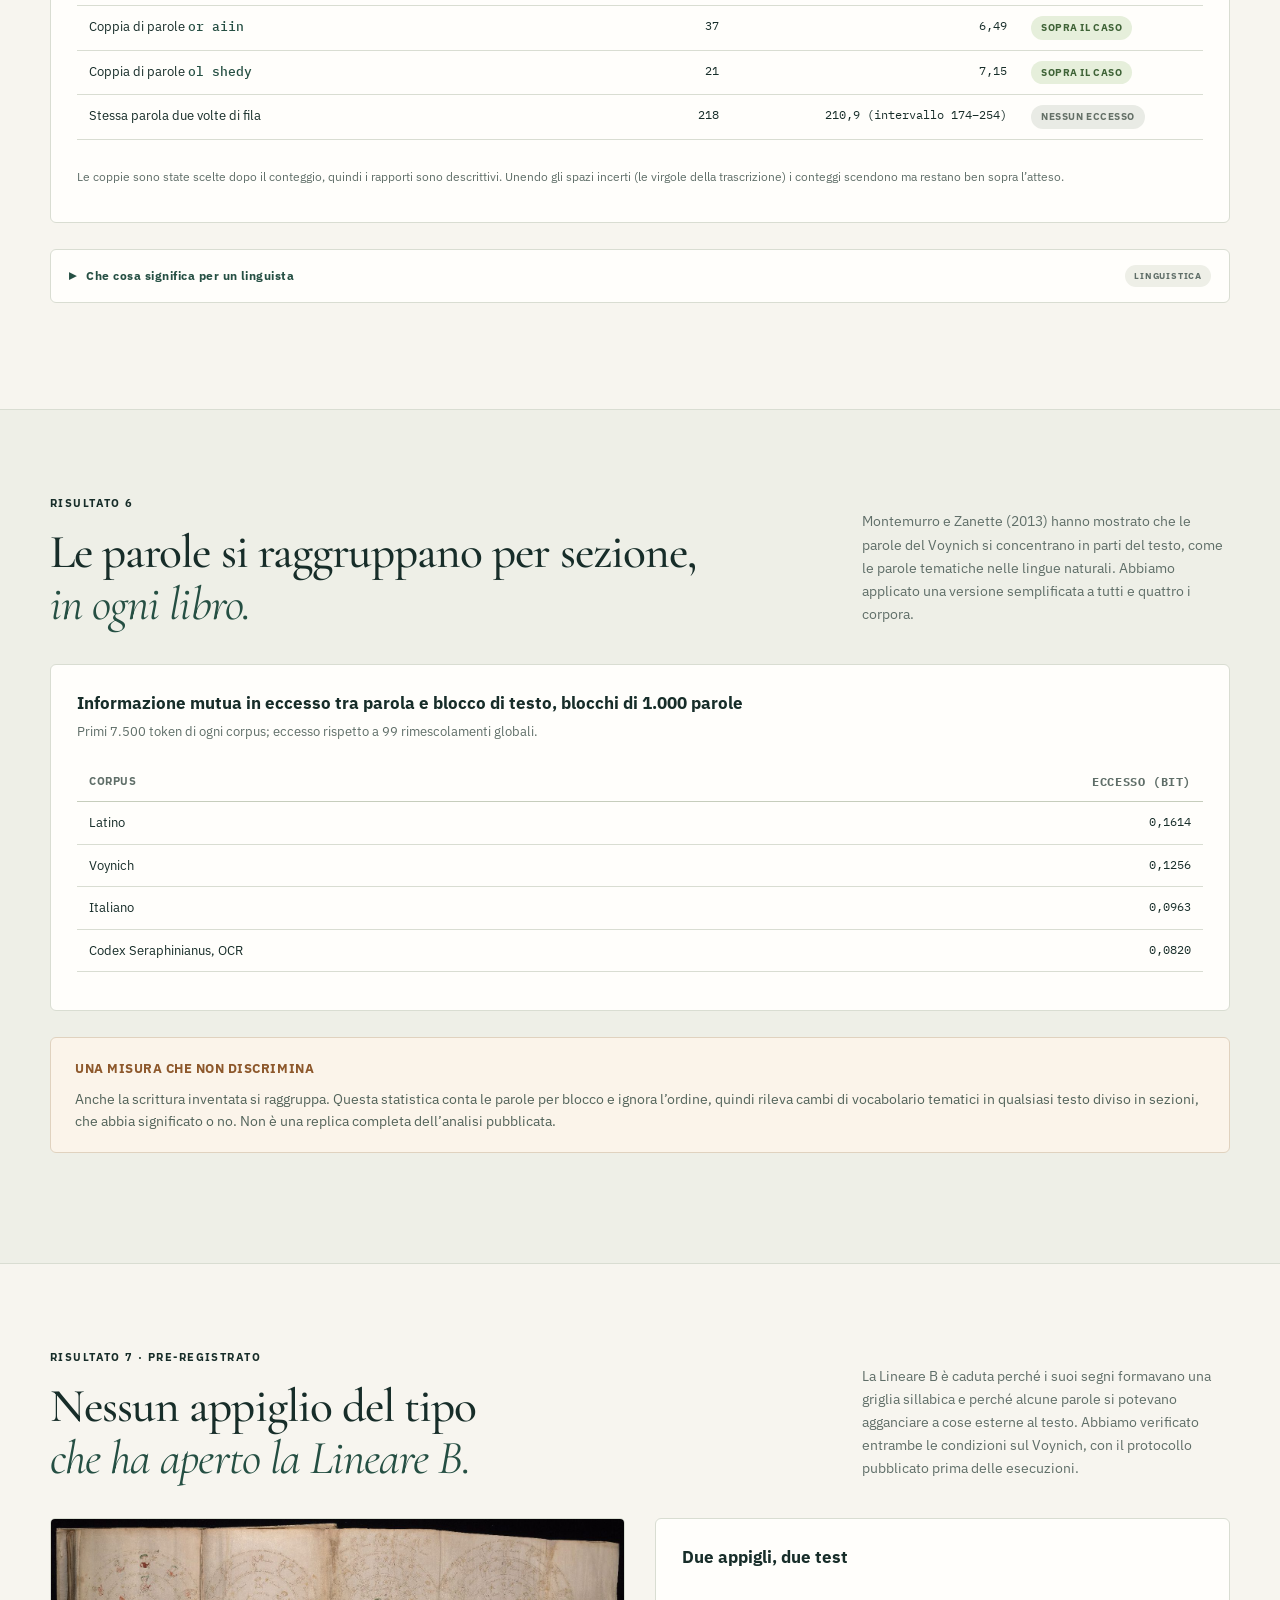
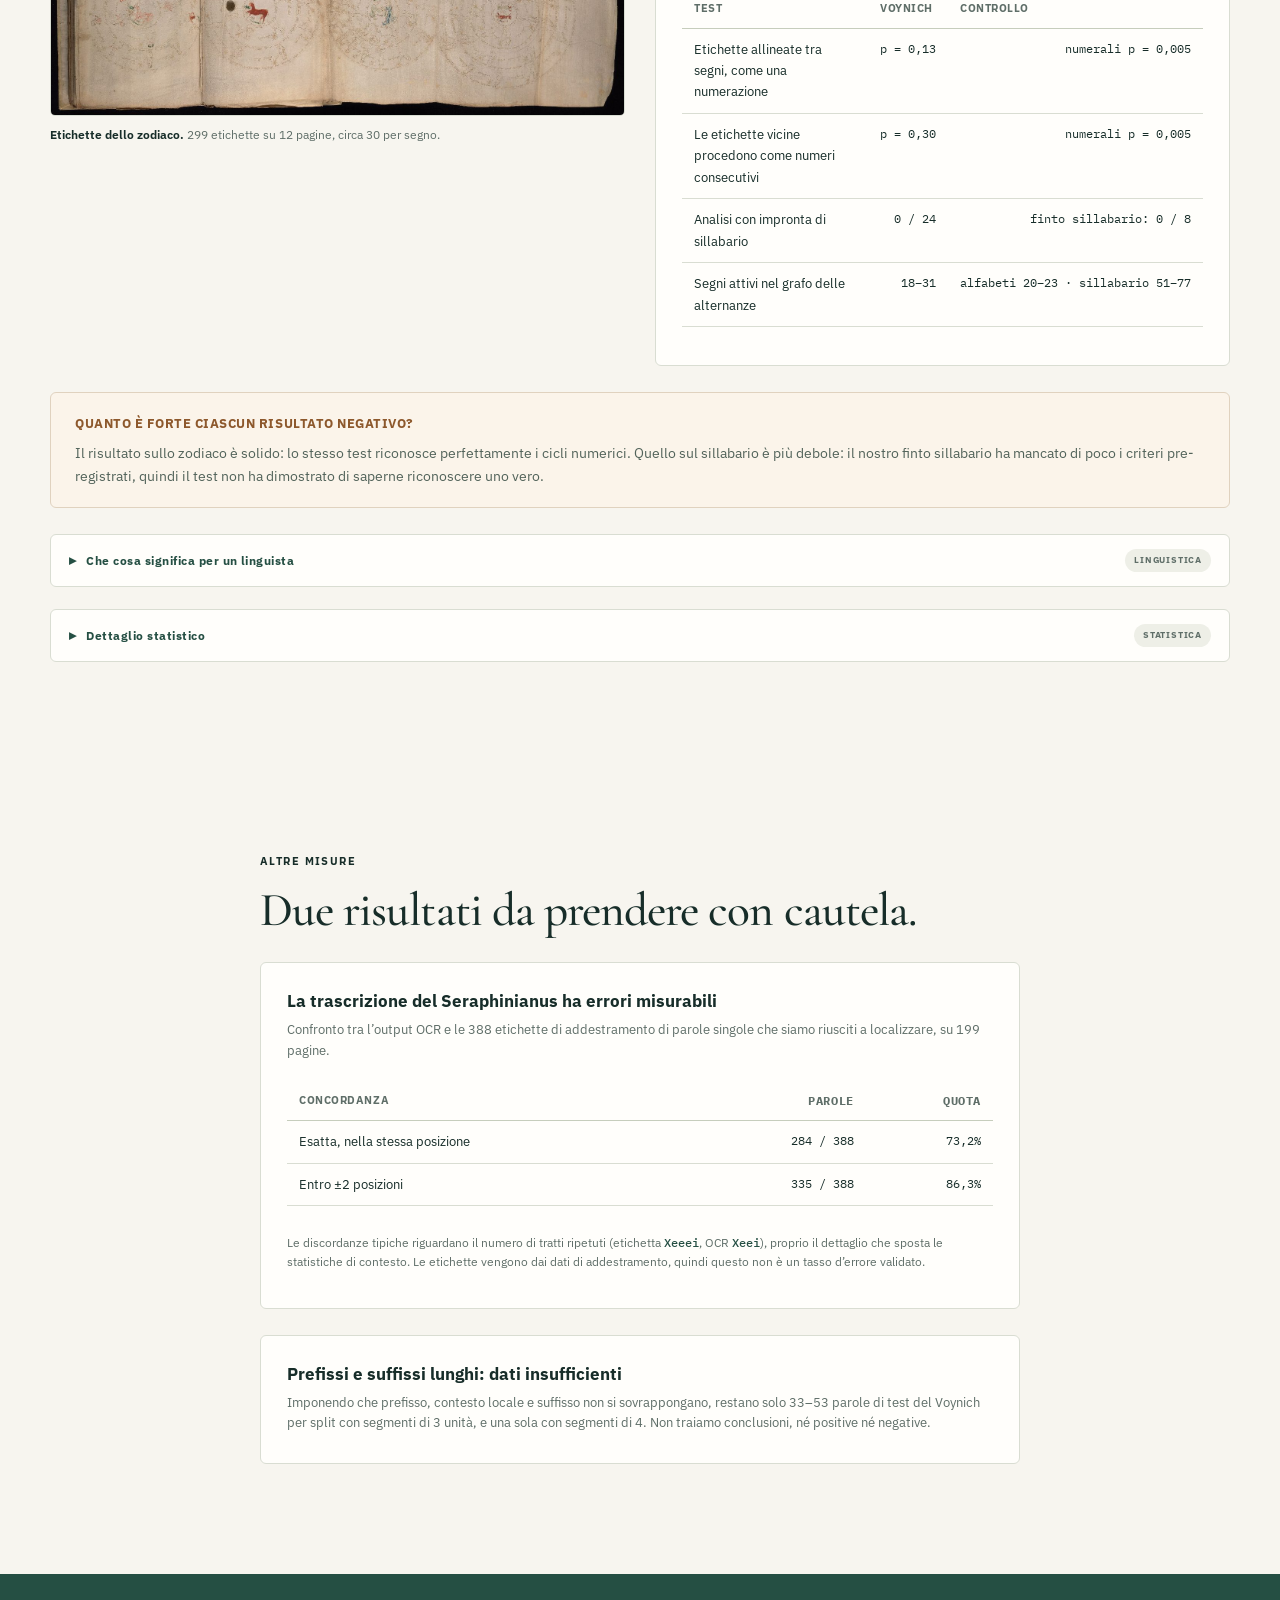
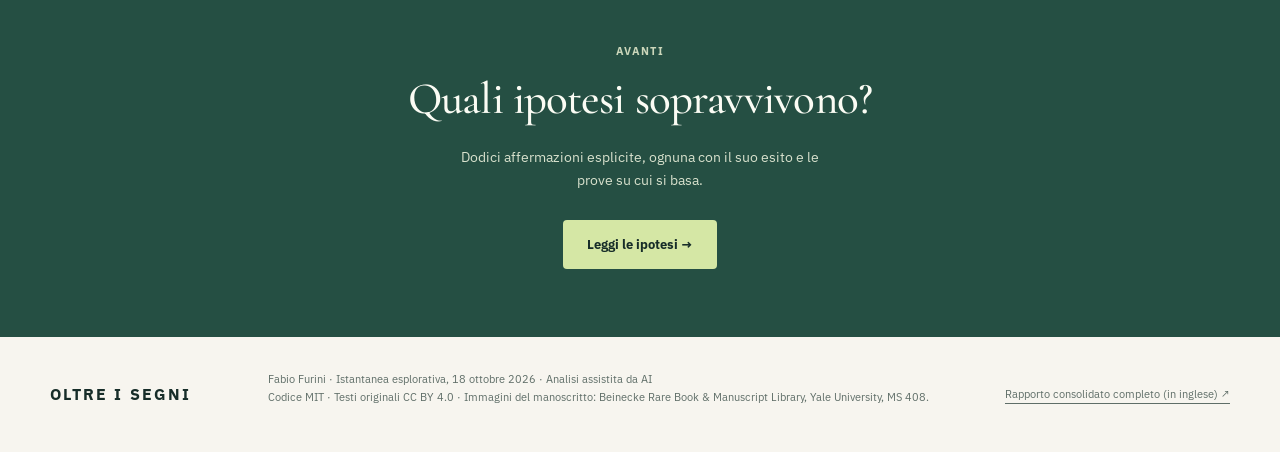
<file: docs/it/results.html>
<!doctype html>
<html lang="it">
<head>
<meta charset="utf-8">
<meta name="viewport" content="width=device-width,initial-scale=1,viewport-fit=cover">
<title>Risultati · Oltre i segni</title>
<meta name="description" content="Risultati misurati sul manoscritto Voynich e sul Codex Seraphinianus, con grafici, tabelle e limiti.">
<meta name="theme-color" content="#101d1a">
<link rel="alternate" hreflang="en" href="../results.html">
<link rel="alternate" hreflang="it" href="results.html">
<link rel="icon" href="../assets/mark.svg" type="image/svg+xml">
<link rel="preconnect" href="https://fonts.googleapis.com">
<link rel="preconnect" href="https://fonts.gstatic.com" crossorigin>
<link rel="stylesheet" href="https://fonts.googleapis.com/css2?family=Cormorant+Garamond:ital,wght@0,500;0,600;1,500&family=IBM+Plex+Mono:wght@400;500&family=IBM+Plex+Sans:wght@400;500;600;700&display=swap">
<link rel="stylesheet" href="../styles.css">
<script defer src="../app.js"></script>
</head>
<body>
<a class="skip" href="#main">Vai al contenuto</a>
<header>
  <a class="brand" href="index.html"><img src="../assets/mark.svg" width="30" height="30" alt=""><span>OLTRE<span class="brand-light"> I SEGNI</span></span></a>
  <button id="menu" aria-controls="navigation" aria-expanded="false">Menu ☰</button>
  <nav id="navigation" aria-label="Principale">
    <a href="index.html">La storia</a>
    <a href="results.html" aria-current="page">Risultati</a>
    <a href="lab.html">Laboratorio</a>
    <a href="methods.html">Metodi e test</a>
    <a href="hypotheses.html">Ipotesi</a>
    <a class="nav-repo" href="https://github.com/fabiofurini/voynich-seraphinianus-lab">GitHub ↗</a>
    <span class="lang-switch"><a href="../results.html" hreflang="en" lang="en">EN</a> · <b>IT</b></span>
  </nav>
</header>

<main id="main">
<section class="page-hero">
  <div class="wrap">
    <div class="eyebrow"><span class="dot"></span> Risultati · istantanea del 18 ottobre 2026</div>
    <h1>Che cosa dicono<br><em>davvero i numeri.</em></h1>
    <p class="lead">Sette risultati, ognuno spiegato prima in parole semplici. Apri i pannelli sotto ciascuno per la lettura linguistica e il dettaglio statistico. Ogni valore viene da uno script del repository.</p>
    <div class="metric-row">
      <div class="metric"><b>5</b><span>corpora confrontati: 2 codifiche del Voynich, Seraphinianus OCR, latino, italiano</span></div>
      <div class="metric"><b>3</b><span>split di pagine indipendenti per il test principale</span></div>
      <div class="metric"><b>2.000</b><span>ricampionamenti bootstrap per pagina nel test sulla grammatica</span></div>
      <div class="metric"><b>199–1.999</b><span>permutazioni per modello nullo</span></div>
    </div>
  </div>
</section>

<!-- 1. guadagno di contesto -->
<section class="band" id="context">
  <div class="wrap">
    <div class="section-head">
      <div>
        <div class="eyebrow">Risultato 1 · il più solido</div>
        <h2>Un glifo di contesto in più<br><em>non aiuta quasi per niente.</em></h2>
      </div>
      <p>Prevediamo il glifo successivo dentro una parola a partire dai due, poi dai tre, glifi precedenti. Il guadagno dato da quel glifo in più dice quanta informazione si trova più indietro.</p>
    </div>

    <div class="chart-card">
      <div class="chart-toolbar">
        <div>
          <h3 id="gain-title">Guadagno dall’ordine 2 all’ordine 3, bit per glifo</h3>
          <p id="gain-sub">Ogni punto è uno split di pagine; la barra va dallo split più basso al più alto.</p>
        </div>
        <div class="segmented" role="group" aria-label="Vista del grafico">
          <button class="selected" id="gain-view" aria-pressed="true">Guadagno</button>
          <button id="curve-view" aria-pressed="false">Curva completa</button>
        </div>
      </div>
      <div id="gain-chart" class="chart" role="img" aria-labelledby="gain-title gain-sub"><p class="chart-note">Caricamento del grafico…</p></div>
      <div class="legend" aria-hidden="true">
        <span><i style="background:var(--voynich)"></i>Voynich (due codifiche)</span>
        <span><i style="background:var(--seraph)"></i>Codex Seraphinianus (OCR)</span>
        <span><i style="background:var(--control)"></i>Controlli in latino e italiano</span>
      </div>
      <div class="table-scroll">
        <table>
          <caption>Campioni pareggiati: lo stesso numero di parole di ogni lunghezza (4–10 unità) in ogni corpus. Modelli con backoff interpolato, smoothing scelto sulle pagine di validazione.</caption>
          <thead><tr><th>Corpus</th><th class="num">Guadagno, min–max (bit)</th><th class="num">Entropia media, ordine 2</th><th class="num">Entropia media, ordine 3</th></tr></thead>
          <tbody>
            <tr><td>Voynich, EVA</td><td class="num">0,0003–0,0014</td><td class="num">1,9998</td><td class="num">1,9988</td></tr>
            <tr><td>Voynich, unità EVA connesse</td><td class="num">0,0034–0,0146</td><td class="num">2,0143</td><td class="num">2,0071</td></tr>
            <tr><td>Codex Seraphinianus, OCR</td><td class="num">0,0878–0,1052</td><td class="num">2,0392</td><td class="num">1,9420</td></tr>
            <tr><td>Latino (Celso, <i>De medicina</i>)</td><td class="num">0,3189–0,3844</td><td class="num">2,8926</td><td class="num">2,5413</td></tr>
            <tr><td>Italiano (Murri)</td><td class="num">0,2955–0,3425</td><td class="num">2,8722</td><td class="num">2,5530</td></tr>
          </tbody>
        </table>
      </div>
    </div>

    <details class="levels">
      <summary>Che cosa significa per un linguista <span class="level-tag">LINGUISTICA</span></summary>
      <div class="body">
        <p>In latino e in italiano il terzo glifo all’indietro vincola ancora il successivo: ortografia e morfologia portano informazione su più lettere. Nel Voynich quasi tutta la struttura prevedibile è già catturata dai due glifi precedenti. Le parole si comportano come se fossero costruite da pezzi brevi, concatenati localmente.</p>
        <p>Questo non dimostra l’assenza di una lingua. Una scrittura sillabica, un cifrario “prolisso” che scrive un suono con più glifi, o una segmentazione sbagliata dei glifi concentrerebbero tutti l’informazione in schemi locali brevi. Raggruppare sei gruppi EVA connessi in unità singole porta già il guadagno da circa 0,001 a circa 0,009 bit.</p>
      </div>
    </details>
    <details class="levels">
      <summary>Dettaglio statistico <span class="level-tag">STATISTICA</span></summary>
      <div class="body">
        <p>Tre split a livello di pagina (seed 19201–19203), 60% addestramento, 20% validazione, 20% test. Da 1.104 a 1.139 parole di addestramento e da 270 a 301 parole di test per split; da 874 a 1.070 glifi interni nel test. Le pseudo-pagine dei controlli sono blocchi di 150 parole. Modelli di ordine 0–5 con backoff interpolato; forza del backoff scelta in validazione tra {0,1; 1; 10; 100; 1000}. Valutazione solo sui glifi reali dalla quarta posizione della parola, identica per tutti gli ordini; alfabeto derivato dal solo addestramento, con una classe per l’ignoto.</p>
        <p>Per l’EVA grezzo, tutti e tre gli intervalli bootstrap per pagina del guadagno includono lo zero. Per l’EVA connesso, due su tre lo escludono. L’intervallo min–max tra split sovrapposti non è un intervallo di confidenza, e non è stata applicata alcuna correzione per confronti multipli.</p>
      </div>
    </details>
  </div>
</section>

<!-- 2. sezioni -->
<section class="band band-alt" id="sections">
  <div class="wrap">
    <div class="section-head">
      <div>
        <div class="eyebrow">Risultato 2</div>
        <h2>Il testo cambia<br><em>con le figure.</em></h2>
      </div>
      <p>Abbiamo preso pagine scritte dallo stesso scriba nello stesso “dialetto” (Currier B) e ci siamo chiesti se 30 parole bastino per distinguere una pagina dell’erbario da una delle vasche.</p>
    </div>
    <div class="pair">
      <figure>
        <img src="../assets/img/f34r.jpg" alt="Pagina dell’erbario f34r: una pianta con grandi foglie e radici." loading="lazy">
        <figcaption><b>Erbario (H)</b> · 20 pagine nell’insieme di test. Esempio: f34r.</figcaption>
      </figure>
      <figure>
        <img src="../assets/img/f78r.jpg" alt="Pagina balneologica f78r: figure che fanno il bagno in vasche collegate." loading="lazy">
        <figcaption><b>Balneologica (B)</b> · 19 pagine nell’insieme di test. Esempio: f78r.</figcaption>
      </figure>
    </div>
    <div class="tab-card">
      <h3>Un classificatore naive Bayes, lasciando fuori un gruppo di bifogli alla volta</h3>
      <p class="summary-line">Mano 2, Currier B, 39 pagine. Vocabolario costruito solo sui gruppi di addestramento.</p>
      <div class="table-scroll">
        <table>
          <thead><tr><th>Informazione usata</th><th class="num">Pagine corrette</th><th class="num">Accuratezza bilanciata</th></tr></thead>
          <tbody>
            <tr><td>Parole intere</td><td class="num">34 / 39</td><td class="num">87,4%</td></tr>
            <tr><td>Solo l’ultimo glifo EVA di ogni parola</td><td class="num">34 / 39</td><td class="num">87,5%</td></tr>
            <tr><td>Solo gli ultimi due glifi EVA</td><td class="num">33 / 39</td><td class="num">85,0%</td></tr>
          </tbody>
        </table>
      </div>
    </div>
    <div class="caveat">
      <h3>Perché non è una prova di significato</h3>
      <p>I soli finali di parola classificano bene quanto le parole intere. E tutte le pagine delle vasche di questo campione vengono da un unico fascicolo (M), mentre quelle dell’erbario vengono da altri. Argomento e posizione fisica nel libro sono quindi confusi: un cambiamento di abitudini ortografiche nel tempo produrrebbe lo stesso risultato.</p>
    </div>
    <details class="levels">
      <summary>Dettaglio statistico <span class="level-tag">STATISTICA</span></summary>
      <div class="body">
        <p>Naive Bayes multinomiale, smoothing additivo +1, prior uniforme sulle classi. Validazione lasciando fuori un gruppo alla volta su 10 gruppi definiti da fascicolo e numero di bifoglio. 30 token per pagina estratti senza reinserimento da posizioni interne alla riga; escluse prima e ultima parola e righe incerte. Seed principale 20261017. Su 30 ricampionamenti, l’accuratezza bilanciata mediana è 92,5% per le parole (intervallo 82,2–97,5%) e 84,8% per i glifi finali (74,5–95,0%). Riferimento a permutazione con etichette rimescolate per gruppo di bifogli: 1.999 permutazioni, p empirico = 0,012. Questo modello nullo non controlla il fascicolo.</p>
      </div>
    </details>
  </div>
</section>

<!-- 3. gerarchia -->
<section class="band" id="hierarchy">
  <div class="wrap">
    <div class="section-head">
      <div>
        <div class="eyebrow">Risultato 3</div>
        <h2>Una grammatica ad albero<br><em>non batte una catena.</em></h2>
      </div>
      <p>La sintassi umana annida sintagmi dentro sintagmi. Abbiamo confrontato una piccola grammatica probabilistica che costruisce alberi (PCFG) con un modello che concatena stati da sinistra a destra (HMM), sulle stesse righe di testo.</p>
    </div>
    <div class="chart-card">
      <div class="chart-toolbar">
        <div>
          <h3 id="hier-title">PCFG meno HMM, bit per token sul test</h3>
          <p id="hier-sub">A destra dello zero la grammatica ad albero prevede peggio. Baffi: intervallo bootstrap per pagina al 95%.</p>
        </div>
      </div>
      <div id="hier-chart" class="chart" style="min-height:180px" role="img" aria-labelledby="hier-title hier-sub"></div>
      <div class="table-scroll">
        <table>
          <thead><tr><th>Corpus</th><th class="num">PCFG (bit/token)</th><th class="num">HMM (bit/token)</th><th class="num">PCFG − HMM</th><th class="num">Intervallo al 95%</th></tr></thead>
          <tbody>
            <tr><td>Voynich</td><td class="num">2,312988</td><td class="num">2,293697</td><td class="num">+0,019291</td><td class="num">[+0,006544; +0,034324]</td></tr>
            <tr><td>Codex Seraphinianus, OCR</td><td class="num">2,075637</td><td class="num">2,079046</td><td class="num">−0,003408</td><td class="num">[−0,008042; +0,000793]</td></tr>
          </tbody>
        </table>
      </div>
    </div>
    <div class="caveat">
      <h3>Abbiamo quasi pubblicato un falso negativo</h3>
      <p>La prima versione di questo test non ha superato il proprio controllo: su testo sintetico generato da una grammatica ad albero nota, non riusciva a trovare l’albero. Abbiamo lasciato quel fallimento agli atti. Un fitting più robusto, con più ripartenze, ha poi recuperato la grammatica sintetica (0,8755 bit contro 0,8758 della grammatica vera e 0,8991 dell’HMM). Solo allora lo abbiamo applicato ai manoscritti.</p>
    </div>
    <details class="levels">
      <summary>Che cosa significa per un linguista <span class="level-tag">LINGUISTICA</span></summary>
      <div class="body">
        <p>I modelli vedono ogni parola solo come una di sei classi di suffisso (cinque finali frequenti più “altro”) e hanno due stati latenti ciascuno. Le righe sono trattate come unità, ma non sappiamo se una riga sia una frase. Il risultato respinge una previsione specifica: questa grammatica a due stati su questa rappresentazione. Non dice nulla su grammatiche più ricche, su altre unità, né sui vincoli di dipendenza dalla struttura di Andrea Moro, che richiederebbero prima di sapere quali sono le unità sintattiche.</p>
      </div>
    </details>
    <details class="levels">
      <summary>Dettaglio statistico <span class="level-tag">STATISTICA</span></summary>
      <div class="body">
        <p>Righe di 4–14 parole; split per pagine 60/20/20; addestramento limitato a 1.200 righe. Quattro inizializzazioni (seed 13, 29, 43, 61), fino a 100 iterazioni EM, inizializzazione Dirichlet(0,3), smoothing 0,1, selezione del modello in validazione sia per la PCFG sia per l’HMM. 2.000 ricampionamenti bootstrap appaiati su 40 pagine di test del Voynich e 57 del Seraphinianus. Le probabilità condizionate alla lunghezza e la normalizzazione della PCFG sono state verificate enumerando tutte le stringhe binarie di lunghezza 1–5.</p>
      </div>
    </details>
  </div>
</section>

<!-- 4. sostituzione -->
<section class="band band-alt" id="cipher">
  <div class="wrap">
    <div class="section-head">
      <div>
        <div class="eyebrow">Risultato 4</div>
        <h2>Il decifratore funziona.<br><em>Ma non qui.</em></h2>
      </div>
      <p>La sezione dell’erbario potrebbe essere latino o italiano scritto con un alfabeto segreto, un glifo per lettera? Abbiamo costruito un risolutore, lo abbiamo provato su cifrari noti, poi lo abbiamo applicato al manoscritto.</p>
    </div>
    <div class="chart-card">
      <div class="chart-toolbar">
        <div>
          <h3 id="sub-title">Quota di parole decodificate presenti nel vocabolario di riferimento</h3>
          <p id="sub-sub">Parole di tre o più lettere, pagine tenute da parte. I controlli sono testi reali cifrati con un alfabeto casuale.</p>
        </div>
      </div>
      <div id="sub-chart" class="chart" style="min-height:220px" role="img" aria-labelledby="sub-title sub-sub"></div>
      <p class="chart-note">Su entrambi i controlli il risolutore ha ricostruito il 100% della corrispondenza tra lettere. Per il Voynich non esiste un testo vero con cui confrontarsi; le stringhe decodificate sono output meccanico, non letture.</p>
    </div>
    <details class="levels">
      <summary>Che cosa significa per un linguista <span class="level-tag">LINGUISTICA</span></summary>
      <div class="body">
        <p>Un controllo indipendente dalla chiave va nella stessa direzione. Una sostituzione uno a uno conserva le lettere ripetute, quindi un glifo triplo deve venire da una lettera tripla. 39 parole Voynich su 3.844 ne contengono uno; il testo latino 0 su 7.595 e quello italiano 1 su 19.118. Trattare i gruppi di tratti come <span class="eva">iin</span> come glifi singoli cambierebbe questo dato, quindi il risultato dipende dalla nostra scelta di 23 unità.</p>
        <p>Il test esclude solo questa famiglia di cifrari: sostituzione semplice, spazi conservati, queste due lingue, queste unità. Cifrari omofonici, sillabari, sistemi di abbreviazione e altre lingue restano da provare.</p>
      </div>
    </details>
    <details class="levels">
      <summary>Dettaglio statistico <span class="level-tag">STATISTICA</span></summary>
      <div class="body">
        <p>Pagine dell’erbario, mano 1, Currier A, dalla trascrizione ZL3b. Pagine divise con SHA-256 del nome di pagina modulo 3: 19.113 caratteri per la ricerca della chiave, 18.820 per la valutazione. Modelli di 4-grammi di caratteri con smoothing 0,01, addestrati su Celso (40.052 caratteri) e Murri (95.555 caratteri). Simulated annealing, 8 ripartenze × 50.000 proposte di scambio, temperatura da 60 a 0,06, seed 20261017. La ricerca è euristica e non copre l’intero spazio delle chiavi.</p>
      </div>
    </details>
  </div>
</section>

<!-- 5. struttura locale -->
<section class="band" id="structure">
  <div class="wrap">
    <div class="section-head">
      <div>
        <div class="eyebrow">Risultato 5</div>
        <h2>Regole ovunque,<br><em>su piccola scala.</em></h2>
      </div>
      <p>Misurato su 2.952 righe di paragrafo interamente leggibili (25.373 parole) della trascrizione ZL3b, contro rimescolamenti che mantengono le parole di ogni riga ma ne cambiano l’ordine.</p>
    </div>
    <div class="tab-card">
      <h3>Regolarità locali e relativi modelli nulli</h3>
      <div class="table-scroll">
        <table>
          <thead><tr><th>Schema</th><th class="num">Osservato</th><th class="num">Atteso per caso</th><th>Esito</th></tr></thead>
          <tbody>
            <tr><td>Informazione condivisa, ultimo glifo di una parola → primo glifo della successiva</td><td class="num">0,2071 bit</td><td class="num">0,0163 (intervallo 0,0128–0,0208)</td><td><span class="status green">Molto sopra il caso</span></td></tr>
            <tr><td>Parole a inizio paragrafo che cominciano con un glifo a forca (f, k, p, t)</td><td class="num">89,4%</td><td class="num">8,5% negli altri inizi di riga</td><td><span class="status green">Forte</span></td></tr>
            <tr><td>Coppia di parole <span class="eva">s aiin</span></td><td class="num">38</td><td class="num">5,45</td><td><span class="status green">Sopra il caso</span></td></tr>
            <tr><td>Coppia di parole <span class="eva">or aiin</span></td><td class="num">37</td><td class="num">6,49</td><td><span class="status green">Sopra il caso</span></td></tr>
            <tr><td>Coppia di parole <span class="eva">ol shedy</span></td><td class="num">21</td><td class="num">7,15</td><td><span class="status green">Sopra il caso</span></td></tr>
            <tr><td>Stessa parola due volte di fila</td><td class="num">218</td><td class="num">210,9 (intervallo 174–254)</td><td><span class="status gray">Nessun eccesso</span></td></tr>
          </tbody>
        </table>
      </div>
      <p class="chart-note">Le coppie sono state scelte dopo il conteggio, quindi i rapporti sono descrittivi. Unendo gli spazi incerti (le virgole della trascrizione) i conteggi scendono ma restano ben sopra l’atteso.</p>
    </div>
    <details class="levels">
      <summary>Che cosa significa per un linguista <span class="level-tag">LINGUISTICA</span></summary>
      <div class="body">
        <p>La dipendenza ai confini di parola è il tipo di effetto prodotto da sandhi, accordo o espressioni fisse, ma anche da legature, scelte di segmentazione o da un generatore che condiziona ogni parola sulla precedente. La regola dei glifi a forca sembra una convenzione per segnalare i paragrafi, paragonabile alle iniziali decorate. Le parole ripetute, spesso citate come prova di un processo meccanico, in questo campione non sono più frequenti di quanto preveda il rimescolamento.</p>
      </div>
    </details>
  </div>
</section>

<!-- 6. oltre la parola -->
<section class="band band-alt" id="multiscale">
  <div class="wrap">
    <div class="section-head">
      <div>
        <div class="eyebrow">Risultato 6</div>
        <h2>Le parole si raggruppano per sezione,<br><em>in ogni libro.</em></h2>
      </div>
      <p>Montemurro e Zanette (2013) hanno mostrato che le parole del Voynich si concentrano in parti del testo, come le parole tematiche nelle lingue naturali. Abbiamo applicato una versione semplificata a tutti e quattro i corpora.</p>
    </div>
    <div class="tab-card">
      <h3>Informazione mutua in eccesso tra parola e blocco di testo, blocchi di 1.000 parole</h3>
      <p class="summary-line">Primi 7.500 token di ogni corpus; eccesso rispetto a 99 rimescolamenti globali.</p>
      <div class="table-scroll">
        <table>
          <thead><tr><th>Corpus</th><th class="num">Eccesso (bit)</th></tr></thead>
          <tbody>
            <tr><td>Latino</td><td class="num">0,1614</td></tr>
            <tr><td>Voynich</td><td class="num">0,1256</td></tr>
            <tr><td>Italiano</td><td class="num">0,0963</td></tr>
            <tr><td>Codex Seraphinianus, OCR</td><td class="num">0,0820</td></tr>
          </tbody>
        </table>
      </div>
    </div>
    <div class="caveat">
      <h3>Una misura che non discrimina</h3>
      <p>Anche la scrittura inventata si raggruppa. Questa statistica conta le parole per blocco e ignora l’ordine, quindi rileva cambi di vocabolario tematici in qualsiasi testo diviso in sezioni, che abbia significato o no. Non è una replica completa dell’analisi pubblicata.</p>
    </div>
  </div>
</section>

<!-- 7. linear B footholds -->
<section class="band" id="footholds">
  <div class="wrap">
    <div class="section-head">
      <div>
        <div class="eyebrow">Risultato 7 · pre-registrato</div>
        <h2>Nessun appiglio del tipo<br><em>che ha aperto la Lineare B.</em></h2>
      </div>
      <p>La Lineare B è caduta perché i suoi segni formavano una griglia sillabica e perché alcune parole si potevano agganciare a cose esterne al testo. Abbiamo verificato entrambe le condizioni sul Voynich, con il protocollo pubblicato prima delle esecuzioni.</p>
    </div>
    <div class="pair">
      <figure>
        <img src="../assets/img/f71v-72r.jpg" alt="Pagine dello zodiaco f71v e 72r con anelli di figure etichettate." loading="lazy" style="aspect-ratio:auto">
        <figcaption><b>Etichette dello zodiaco.</b> 299 etichette su 12 pagine, circa 30 per segno.</figcaption>
      </figure>
      <div class="tab-card" style="margin:0">
        <h3>Due appigli, due test</h3>
        <div class="table-scroll"><table>
          <thead><tr><th>Test</th><th>Voynich</th><th>Controllo</th></tr></thead>
          <tbody>
            <tr><td>Etichette allineate tra segni, come una numerazione</td><td class="num">p = 0,13</td><td class="num">numerali p = 0,005</td></tr>
            <tr><td>Le etichette vicine procedono come numeri consecutivi</td><td class="num">p = 0,30</td><td class="num">numerali p = 0,005</td></tr>
            <tr><td>Analisi con impronta di sillabario</td><td class="num">0 / 24</td><td class="num">finto sillabario: 0 / 8</td></tr>
            <tr><td>Segni attivi nel grafo delle alternanze</td><td class="num">18–31</td><td class="num">alfabeti 20–23 · sillabario 51–77</td></tr>
          </tbody>
        </table></div>
      </div>
    </div>
    <div class="caveat">
      <h3>Quanto è forte ciascun risultato negativo?</h3>
      <p>Il risultato sullo zodiaco è solido: lo stesso test riconosce perfettamente i cicli numerici. Quello sul sillabario è più debole: il nostro finto sillabario ha mancato di poco i criteri pre-registrati, quindi il test non ha dimostrato di saperne riconoscere uno vero.</p>
    </div>
    <details class="levels">
      <summary>Che cosa significa per un linguista <span class="level-tag">LINGUISTICA</span></summary>
      <div class="body">
        <p>I glifi del Voynich si dividono in tre classi posizionali stabili: i gallows con <span class="eva">q</span>; <span class="eva">a e o y d ch sh</span>; e <span class="eva">i l r m n</span> con i gruppi <span class="eva">iin</span>. Gli alfabeti invece si dividono in vocali e consonanti. La prima classe coincide con il “core” della grammatica delle parole di Stolfi (2000). Le classi descrivono dove un glifo può stare nella parola, non come suona.</p>
        <p>Le etichette dello zodiaco formano un vocabolario proprio: il 77% comincia con <span class="eva">o</span> (il 20% nel testo corrente) e sono più lunghe di due unità rispetto alle parole del testo. Potrebbero essere nomi di stelle, giorni o figure, ma non numerano nulla.</p>
      </div>
    </details>
    <details class="levels">
      <summary>Dettaglio statistico <span class="level-tag">STATISTICA</span></summary>
      <div class="body">
        <p>E13: grafo delle alternanze dei segni dopo radici comuni di 2 e 3 unità, in avanti e a specchio, tre segmentazioni, campioni pareggiati e completi; modularità greedy contro 499 permutazioni della colonna dei segni di giunzione. E14: ripetizione tra segni confrontata con blocchi di testo corrente e altre famiglie di etichette; allineamento posizionale minimizzato su rotazioni e verso di lettura; somiglianza tra etichette vicine nello stesso anello; 999 permutazioni; controlli eseguiti con lo stesso codice. Le regole di decisione sono state pubblicate prima delle esecuzioni.</p>
      </div>
    </details>
  </div>
</section>

<section class="band">
  <div class="wrap-narrow">
    <div class="eyebrow">Altre misure</div>
    <h2>Due risultati da prendere con cautela.</h2>
    <div class="tab-card">
      <h3>La trascrizione del Seraphinianus ha errori misurabili</h3>
      <p class="summary-line">Confronto tra l’output OCR e le 388 etichette di addestramento di parole singole che siamo riusciti a localizzare, su 199 pagine.</p>
      <div class="table-scroll"><table>
        <thead><tr><th>Concordanza</th><th class="num">Parole</th><th class="num">Quota</th></tr></thead>
        <tbody>
          <tr><td>Esatta, nella stessa posizione</td><td class="num">284 / 388</td><td class="num">73,2%</td></tr>
          <tr><td>Entro ±2 posizioni</td><td class="num">335 / 388</td><td class="num">86,3%</td></tr>
        </tbody>
      </table></div>
      <p class="chart-note">Le discordanze tipiche riguardano il numero di tratti ripetuti (etichetta <span class="eva">Xeeei</span>, OCR <span class="eva">Xeei</span>), proprio il dettaglio che sposta le statistiche di contesto. Le etichette vengono dai dati di addestramento, quindi questo non è un tasso d’errore validato.</p>
    </div>
    <div class="tab-card">
      <h3>Prefissi e suffissi lunghi: dati insufficienti</h3>
      <p class="summary-line">Imponendo che prefisso, contesto locale e suffisso non si sovrappongano, restano solo 33–53 parole di test del Voynich per split con segmenti di 3 unità, e una sola con segmenti di 4. Non traiamo conclusioni, né positive né negative.</p>
    </div>
  </div>
</section>

<section class="closing">
  <div class="wrap">
    <div class="eyebrow">Avanti</div>
    <h2>Quali ipotesi sopravvivono?</h2>
    <p>Dodici affermazioni esplicite, ognuna con il suo esito e le prove su cui si basa.</p>
    <a class="button" href="hypotheses.html">Leggi le ipotesi →</a>
  </div>
</section>
</main>

<footer class="wrap">
  <a class="brand" href="index.html">OLTRE I SEGNI</a>
  <p>Fabio Furini · Istantanea esplorativa, 18 ottobre 2026 · Analisi assistita da AI<br>
  Codice MIT · Testi originali CC BY 4.0 · Immagini del manoscritto: Beinecke Rare Book &amp; Manuscript Library, Yale University, MS 408.</p>
  <a href="https://github.com/fabiofurini/voynich-seraphinianus-lab/blob/main/reports/2026-10-18-consolidated.md">Rapporto consolidato completo (in inglese) ↗</a>
</footer>
</body>
</html>
</file>
<file: docs/styles.css>
/* Beyond the Signs — shared stylesheet.
   Layout: editorial single column with full-bleed manuscript bands; one deliberate "paper and ink" look (single theme by choice).
   Chart series use the first three slots of the reference palette, validated all-pairs; grouped by meaning:
   blue = Voynich, orange = Seraphinianus, green = linguistic controls. */

:root{
  --paper:#f7f5ef; --paper-2:#eeefe7; --paper-3:#e9ecdf;
  --white:#fffefb;
  --ink:#172d29; --ink-2:#52635a; --muted:#5f6e68;
  --green:#254f43; --green-2:#356853;
  --lime:#d5e7a5; --orange:#b56a3d;
  --line:#d9ddd2; --line-2:#c6cdbc;

  /* chart series, grouped by meaning */
  --voynich:#2a78d6;       /* the subject */
  --seraph:#eb6834;        /* artistic comparison */
  --control:#1baf7a;     /* linguistic controls */

  --si:#3f6337; --no:#8d582c;

  --serif:'Cormorant Garamond',Garamond,'Times New Roman',serif;
  --sans:'IBM Plex Sans',-apple-system,'Segoe UI',Arial,sans-serif;
  --mono:'IBM Plex Mono','SFMono-Regular',Consolas,monospace;
  color-scheme:light;
}

*{box-sizing:border-box}
html{scroll-behavior:smooth;scroll-padding-top:92px}
body{margin:0;background:var(--paper);color:var(--ink);font-family:var(--sans);font-size:16px;line-height:1.65;-webkit-font-smoothing:antialiased}
img{max-width:100%;display:block}
a{color:inherit;text-underline-offset:5px}
button{font:inherit;cursor:pointer}
button:focus-visible,a:focus-visible,summary:focus-visible{outline:3px solid var(--orange);outline-offset:4px;border-radius:2px}
h1,h2,h3,h4,p{margin-top:0}
[hidden]{display:none!important}

.wrap{width:min(1180px,calc(100% - 80px));margin-inline:auto}
.wrap-narrow{width:min(760px,calc(100% - 80px));margin-inline:auto}
.skip{position:absolute;top:-100px;background:var(--ink);color:#fff;padding:12px;z-index:100}
.skip:focus{top:0}

/* ---------- header ---------- */
header{height:78px;display:flex;align-items:center;justify-content:space-between;gap:20px;
  border-bottom:1px solid var(--line);padding:0 40px;position:sticky;top:env(safe-area-inset-top,0px);
  background:#f7f5efef;backdrop-filter:blur(12px);z-index:20}
.brand{font-size:16px;letter-spacing:.13em;font-weight:800;display:flex;align-items:center;gap:11px;text-decoration:none;white-space:nowrap}
.brand-light{font-weight:400}
nav{display:flex;gap:24px;align-items:center;font-size:13px;font-weight:600}
nav a{text-decoration:none;padding:4px 0;border-bottom:2px solid transparent}
nav a:hover{color:var(--orange)}
nav a[aria-current=page]{border-bottom-color:var(--green);color:var(--green)}
.nav-repo{border-left:1px solid var(--line);padding-left:22px}
#menu{display:none;border:0;background:none;font-size:12px;padding:10px}

/* ---------- eyebrow / etichette ---------- */
.eyebrow{font-size:11px;letter-spacing:.13em;font-weight:700;display:flex;align-items:center;gap:8px;text-transform:uppercase}
.dot{height:7px;width:7px;border-radius:50%;background:#6b8a57;display:inline-block;flex:none}

/* ---------- headings ---------- */
h1{font:500 clamp(42px,5.8vw,80px)/1.02 var(--serif);letter-spacing:-.025em;text-wrap:balance;margin:24px 0}
h2{font:500 clamp(31px,3.7vw,48px)/1.1 var(--serif);letter-spacing:-.02em;text-wrap:balance;margin:14px 0 22px}
h3{font-size:17px;margin:0 0 6px}
h1 em,h2 em{font-weight:400;color:var(--green);font-style:italic}
.lead{font-size:18px;line-height:1.68;color:var(--ink-2);max-width:56ch}

/* ---------- buttons ---------- */
.button{padding:14px 24px;border-radius:4px;display:inline-flex;align-items:center;gap:18px;
  text-decoration:none;font-size:13px;font-weight:700;border:0}
.primary{background:var(--green);color:#fff;transition:background .2s,transform .2s}
.primary:hover{background:var(--green-2);transform:translateY(-2px)}
.ghost{border:1px solid var(--line-2);color:var(--ink);background:transparent}
.ghost:hover{border-color:var(--green);color:var(--green)}
.text-link{font-size:13px;font-weight:650;text-decoration:none;border-bottom:1px solid #a7b4a5;padding-bottom:3px;display:inline-block}
.text-link:hover{border-color:var(--orange);color:var(--orange)}
.actions{display:flex;align-items:center;gap:24px;margin-top:28px;flex-wrap:wrap}

/* ---------- image hero ---------- */
.hero-img{position:relative;min-height:min(82vh,760px);display:flex;align-items:flex-end;
  background:#101d1a;overflow:hidden;border-bottom:1px solid var(--line)}
.hero-img>img{position:absolute;inset:0;width:100%;height:100%;object-fit:cover;object-position:center 22%;opacity:.5}
.hero-img::after{content:'';position:absolute;inset:0;
  background:linear-gradient(180deg,#101d1acc 0%,#101d1a55 38%,#101d1aee 100%)}
.hero-inner{position:relative;z-index:2;padding-block:70px 60px;color:#f4f1e6;width:min(1180px,calc(100% - 80px));margin-inline:auto}
.hero-inner .eyebrow{color:#cfd9c4}
.hero-inner h1{color:#fbf9f0;max-width:17ch;text-shadow:0 2px 30px #0b1513aa}
.hero-inner .lead{color:#dfe3d5;max-width:54ch;font-size:19px}
.hero-credit{position:absolute;right:28px;bottom:14px;z-index:2;font-size:10px;color:#b9c3b2;max-width:44ch;text-align:right;line-height:1.5}
.hero-credit a{color:#d6ddcc}
.hero-stats{display:flex;gap:42px;flex-wrap:wrap;margin-top:40px;padding-top:26px;border-top:1px solid #ffffff2b}
.hero-stats div{min-width:92px}
.hero-stats b{display:block;font:normal 33px/1 var(--serif);color:var(--lime)}
.hero-stats span{font-size:11px;letter-spacing:.07em;color:#c4cebb;text-transform:uppercase}

/* ---------- statement band ---------- */
.statement{background:var(--paper-3);border-block:1px solid #dce0d0}
.statement>.wrap{display:grid;grid-template-columns:190px 1fr auto;align-items:center;gap:30px;padding-block:28px}
.label{font-size:10px;font-weight:700;letter-spacing:.1em;text-transform:uppercase}
.statement p{font:normal 21px/1.45 var(--serif);margin:0}
.statement a{font-size:11px;white-space:nowrap}

/* ---------- sections ---------- */
section{scroll-margin-top:92px}
.band{padding-block:84px}
.band-alt{background:var(--paper-2);border-block:1px solid var(--line)}
.band-dark{background:var(--green);color:#f3f6ea}
.band-dark h2,.band-dark h3{color:#fbfcf4}
.band-dark p{color:#d6dfcc}
.band-dark .eyebrow{color:#c3d1b6}
.section-head{display:flex;align-items:flex-end;justify-content:space-between;gap:60px;margin-bottom:34px;flex-wrap:wrap}
.section-head h2{margin-bottom:0}
.section-head>p{max-width:46ch;font-size:14px;color:var(--muted);margin:0 0 4px}

/* ---------- reading levels ---------- */
.levels{border:1px solid var(--line);border-radius:6px;background:var(--white);margin:22px 0}
.levels>summary{cursor:pointer;list-style:none;padding:14px 18px;font-size:12px;font-weight:700;
  letter-spacing:.04em;display:flex;align-items:center;gap:10px;color:var(--green)}
.levels>summary::-webkit-details-marker{display:none}
.levels>summary::before{content:'▸';font-size:14px;transition:transform .2s}
.levels[open]>summary::before{transform:rotate(90deg)}
.levels>summary:hover{background:#f3f5ec}
.levels .body{padding:4px 18px 18px;border-top:1px solid var(--line);font-size:14px;color:var(--ink-2)}
.levels .body p:last-child{margin-bottom:0}
.level-tag{margin-left:auto;font-size:9px;letter-spacing:.09em;background:var(--paper-2);
  color:var(--muted);padding:4px 9px;border-radius:12px;font-weight:700}

/* ---------- clues in two directions ---------- */
.two-cols{display:grid;grid-template-columns:1fr 1fr;gap:28px;margin-top:38px}
.col{border-radius:7px;padding:26px;border:1px solid var(--line)}
.col.toward-no{background:#fbf2ea;border-color:#e8d5c2}
.col.toward-yes{background:#eef4e7;border-color:#cfdfc0}
.col>h3{font:normal 25px/1.2 var(--serif);letter-spacing:-.02em;margin-bottom:6px}
.col.toward-no>h3{color:#8d582c}
.col.toward-yes>h3{color:#3f6337}
.col>.summary-line{font-size:12.5px;color:var(--muted);margin-bottom:20px}
.clue{border-top:1px solid #0000001a;padding:16px 0}
.clue:last-child{padding-bottom:0}
.clue h4{font-size:14px;margin:0 0 5px;font-weight:650}
.clue p{font-size:13px;color:var(--ink-2);margin:0}
.clue .num-big{font:normal 29px/1 var(--serif);display:block;margin-bottom:7px}
.toward-no .num-big{color:#a5612f}
.toward-yes .num-big{color:#4a7340}
.clue .num-big small{font-size:12px;font-family:var(--sans);color:var(--muted);letter-spacing:0}
.balance{margin-top:30px;background:var(--white);border:1px solid var(--line);border-left:4px solid var(--orange);
  border-radius:5px;padding:22px 24px}
.balance p{margin:0;font-size:14.5px;color:var(--ink-2)}
.balance strong{color:var(--ink)}

/* ---------- figures ---------- */
figure{margin:0}
figcaption{font-size:11.5px;color:var(--muted);margin-top:10px;line-height:1.55}
figcaption b{color:var(--ink);font-weight:650}
.wide-figure{margin-block:40px}
.wide-figure img{border-radius:5px;border:1px solid var(--line)}
.pair{display:grid;grid-template-columns:1fr 1fr;gap:30px;margin-top:34px}
.pair img{border-radius:5px;border:1px solid var(--line);aspect-ratio:3/4;object-fit:cover}
.script-band{background:#101d1a;padding:0;overflow:hidden;position:relative}
.script-band img{width:100%;opacity:.86;object-fit:cover;max-height:300px}
.band-caption{position:absolute;left:0;right:0;bottom:0;padding:16px 40px;
  background:linear-gradient(180deg,transparent,#101d1ae8);color:#dfe4d6;font-size:11.5px}

/* ---------- charts ---------- */
.chart-card{background:var(--white);border:1px solid var(--line);border-radius:6px;padding:28px}
.chart-toolbar{display:flex;align-items:flex-start;justify-content:space-between;gap:24px;flex-wrap:wrap}
.chart-toolbar h3{font-size:16px;margin-bottom:4px}
.chart-toolbar p{font-size:11.5px;color:var(--muted);margin:0}
.segmented{display:flex;padding:4px;border:1px solid var(--line);border-radius:5px}
.segmented button{padding:7px 13px;background:none;border:0;color:var(--muted);font-size:11px;border-radius:3px}
.segmented .selected{background:var(--green);color:#fff}
.chart{margin-top:22px;min-height:290px}
.chart svg{width:100%;height:auto;display:block;overflow:visible}
.chart-note{font-size:11.5px;color:var(--muted);margin-top:14px}
.legend{display:flex;gap:20px;flex-wrap:wrap;margin-top:16px;font-size:12px}
.legend span{display:flex;align-items:center;gap:7px;color:var(--ink-2)}
.legend i{width:11px;height:11px;border-radius:2px;display:inline-block;flex:none}

/* tooltip */
.tip{position:fixed;z-index:50;pointer-events:none;background:var(--ink);color:#f4f6ee;
  padding:9px 12px;border-radius:4px;font-size:12px;line-height:1.5;max-width:250px;
  box-shadow:0 6px 20px #0a16121f;opacity:0;transition:opacity .12s}
.tip.on{opacity:1}
.tip b{color:var(--lime)}

/* ---------- tables ---------- */
.table-scroll{overflow-x:auto;-webkit-overflow-scrolling:touch}
table{border-collapse:collapse;width:100%;font-size:13px;margin:14px 0}
caption{text-align:left;font-size:11.5px;color:var(--muted);margin-bottom:10px;line-height:1.5}
th,td{text-align:left;border-bottom:1px solid var(--line);padding:10px 12px;vertical-align:top}
thead th{font-size:11px;letter-spacing:.05em;text-transform:uppercase;color:var(--muted);
  border-bottom:1.5px solid var(--line-2);white-space:nowrap}
tbody tr:hover{background:#f6f7f0}
td.num,th.num{text-align:right;font-variant-numeric:tabular-nums;font-family:var(--mono);font-size:12px}
.tab-card{background:var(--white);border:1px solid var(--line);border-radius:6px;padding:24px 26px;margin-block:26px}
.tab-card>h3{margin-bottom:4px}
.tab-card>.summary-line{font-size:12.5px;color:var(--muted);margin-bottom:6px}

/* pastiglie di stato */
.status{display:inline-block;font-size:9.5px;letter-spacing:.06em;font-weight:750;border-radius:20px;
  padding:4px 10px;white-space:nowrap;text-transform:uppercase}
.green{background:#e6efdb;color:#3f6337}
.amber{background:#f3e7d8;color:#8d582c}
.gray{background:#e9ebe5;color:#647067}
.blue{background:#e2ecf8;color:#2a5f93}

/* ---------- experiment register ---------- */
.experiment{border-top:1px solid var(--line)}
.experiment:last-of-type{border-bottom:1px solid var(--line)}
.experiment>summary{display:grid;grid-template-columns:58px 1fr auto 22px;gap:18px;align-items:center;
  cursor:pointer;list-style:none;padding:20px 0}
.experiment>summary::-webkit-details-marker{display:none}
.experiment>summary::after{content:'+';font-size:23px;font-weight:300;color:var(--muted);justify-self:end}
.experiment[open]>summary::after{content:'−'}
.experiment>summary:hover h3{color:var(--green)}
.exp-num{font:italic 21px var(--serif);color:#7e8f7d}
.experiment h3{font-size:16.5px;margin:0;font-weight:500}
.experiment .description{font-size:12px;color:var(--muted);margin:4px 0 0}
.exp-detail{padding:6px 50px 26px 76px;max-width:920px}
.exp-detail p{font-size:13.5px;color:var(--ink-2)}
.exp-meta{display:flex;gap:10px;flex-wrap:wrap;margin-top:14px;font-size:11px}
.exp-meta a{font-family:var(--mono);font-size:11px;background:var(--paper-2);border:1px solid var(--line);
  border-radius:3px;padding:5px 9px;text-decoration:none;color:var(--ink-2)}
.exp-meta a:hover{border-color:var(--green);color:var(--green)}

/* ---------- hypotheses ---------- */
.hyp-grid{display:grid;grid-template-columns:repeat(auto-fit,minmax(255px,1fr));gap:24px;margin-top:34px}
.hyp-card{background:var(--white);border:1px solid var(--line);border-radius:6px;padding:22px;
  display:flex;flex-direction:column;gap:10px}
.hyp-card .id{font-family:var(--mono);font-size:11px;color:var(--muted)}
.hyp-card h3{font:normal 21px/1.25 var(--serif);letter-spacing:-.02em;margin:0}
.hyp-card p{font-size:12.5px;color:var(--ink-2);margin:0}
.hyp-card .evidence{font-size:11.5px;color:var(--muted);border-top:1px solid var(--line);padding-top:10px;margin-top:auto}

/* ---------- glossary, paths, documents ---------- */
.glossary details{padding:15px 0;border-top:1px solid var(--line)}
.glossary summary{font-size:14.5px;cursor:pointer;font-weight:600}
.glossary p{font-size:13px;color:var(--muted);padding-top:11px;margin:0}
.paths{display:grid;grid-template-columns:repeat(auto-fit,minmax(230px,1fr));gap:22px;margin-top:34px}
.paths a{text-decoration:none;border:1px solid var(--line);border-radius:6px;padding:22px;
  background:var(--white);transition:border-color .2s,transform .2s;display:block}
.paths a:hover{border-color:var(--green);transform:translateY(-3px)}
.paths .n{font:italic 20px var(--serif);color:#7e8f7d}
.paths h3{margin:10px 0 6px;font-size:16px}
.paths p{font-size:12.5px;color:var(--muted);margin:0}
.doc-list>a{display:flex;align-items:center;gap:20px;text-decoration:none;padding:20px 0;border-bottom:1px solid var(--line)}
.doc-list>a:first-child{border-top:1px solid var(--line)}
.doc-list>a:hover h3{color:var(--green);text-decoration:underline;text-underline-offset:4px}
.doc-list>a>span:last-child{margin-left:auto;color:var(--muted)}
.doc-icon{font:10px var(--mono);border:1px solid #bcc8b5;border-radius:3px;padding:10px 7px;min-width:42px;text-align:center;flex:none}
.doc-list h3{font-size:15px;font-weight:600;margin:0 0 3px}
.doc-list p{font-size:11.5px;color:var(--muted);margin:0}

/* ---------- caveat ---------- */
.caveat{border:1px solid #e0d2bf;background:#fbf4ea;border-radius:6px;padding:20px 24px;margin-block:26px}
.caveat h3{font-size:13px;letter-spacing:.04em;text-transform:uppercase;color:#8d582c;margin-bottom:8px}
.caveat p{font-size:13.5px;color:var(--ink-2);margin:0}
.caveat p+p{margin-top:9px}

/* ---------- closing and footer ---------- */
.closing{background:var(--green);color:#f7f8ee;padding-block:68px;text-align:center}
.closing .eyebrow{color:#cbd6ba;justify-content:center}
.closing h2{font-size:clamp(30px,4vw,45px);color:#fbfcf4}
.closing p{font-size:14px;color:#d8e1cd;max-width:48ch;margin-inline:auto}
.closing .button{background:var(--lime);color:var(--ink);margin-top:14px}
footer{padding-block:34px;display:flex;align-items:center;justify-content:space-between;gap:26px;flex-wrap:wrap}
footer p,footer a{font-size:10.5px;color:var(--muted);line-height:1.7}
footer .brand{color:var(--ink)}

/* ---------- responsive ---------- */
@media(max-width:1000px){
  .wrap,.wrap-narrow{width:calc(100% - 48px)}
  header{padding-inline:24px}
  .hero-inner{width:calc(100% - 48px)}
  nav{gap:15px}
  .two-cols{grid-template-columns:1fr}
  .statement>.wrap{grid-template-columns:160px 1fr}
  .statement a{grid-column:2}
}
@media(max-width:720px){
  html{scroll-padding-top:78px}
  header{height:64px;padding-inline:18px}
  .wrap,.wrap-narrow{width:calc(100% - 36px)}
  .hero-inner{width:calc(100% - 36px);padding-block:48px 44px}
  #menu{display:block}
  nav{display:none;position:absolute;top:64px;left:0;right:0;background:var(--paper);padding:20px;
    box-shadow:0 10px 20px #14291a1a;flex-direction:column;align-items:flex-start;gap:16px}
  nav.open{display:flex}
  .nav-repo{border:0;padding:0}
  .band{padding-block:52px}
  .hero-img{min-height:auto}
  .hero-stats{gap:26px;margin-top:30px}
  .hero-stats b{font-size:27px}
  .hero-credit{position:static;text-align:left;padding:0 0 14px;max-width:none}
  .statement>.wrap{grid-template-columns:1fr;gap:10px;padding-block:22px}
  .statement a{grid-column:1}
  .statement p{font-size:19px}
  .pair{grid-template-columns:1fr;gap:22px}
  .chart-card{padding:18px}
  .chart-toolbar{flex-direction:column;gap:14px}
  .exp-detail{padding:4px 4px 22px 40px}
  .experiment>summary{grid-template-columns:34px 1fr 22px;gap:12px}
  .experiment>summary>.status{grid-column:2;grid-row:2;justify-self:start;margin-top:6px}
  .experiment>summary::after{grid-column:3;grid-row:1}
  .band-caption{padding:12px 18px;font-size:10.5px}
  .col{padding:20px}
  table{font-size:12px}
  th,td{padding:8px 9px}
}
@media(prefers-reduced-motion:reduce){
  html{scroll-behavior:auto}
  *{transition:none!important;animation:none!important}
}
@media print{
  header,nav,.hero-credit,.segmented{display:none}
  body{background:#fff}
  .levels[open] .body,.levels .body{display:block}
}

/* ---------- gallery of manuscript sections ---------- */
.gallery{display:grid;grid-template-columns:repeat(6,1fr);gap:22px;margin-top:36px}
.gallery figure{grid-column:span 2;min-width:0}
.gallery figure.wide{grid-column:span 3}
.gallery figure.full{grid-column:1/-1}
.gallery img{width:100%;border-radius:5px;border:1px solid var(--line);aspect-ratio:4/3;object-fit:cover;transition:transform .5s}
.gallery figure.full img{aspect-ratio:auto}
.gallery figure:hover img{transform:scale(1.015)}
.gallery h3{font:600 22px/1.2 var(--serif);margin:14px 0 4px}
.gallery p{font-size:13px;color:var(--ink-2);margin:0}
.gallery .folio{font-family:var(--mono);font-size:10.5px;color:var(--muted);letter-spacing:.04em}
.page-hero{padding-block:72px 40px;border-bottom:1px solid var(--line)}
.page-hero .lead{margin-top:6px}
.prose{max-width:66ch}
.prose p{color:var(--ink-2)}
.kicker{font:italic 500 23px/1.45 var(--serif);color:var(--ink);max-width:60ch;margin-bottom:18px}
.metric-row{display:grid;grid-template-columns:repeat(auto-fit,minmax(190px,1fr));gap:20px;margin-block:28px}
.metric{border-top:2px solid var(--ink);padding-top:12px}
.metric b{display:block;font:600 34px/1 var(--serif);font-variant-numeric:tabular-nums}
.metric span{font-size:12px;color:var(--muted)}
code{font-family:var(--mono);font-size:.88em;background:var(--paper-2);border:1px solid var(--line);border-radius:3px;padding:1px 5px}
pre{font-family:var(--mono);font-size:12.5px;background:#14231f;color:#e3ead9;border-radius:6px;padding:18px 20px;overflow-x:auto;line-height:1.6}
.eva{font-family:var(--mono);color:var(--green);font-weight:500}
@media(max-width:860px){.gallery{grid-template-columns:1fr 1fr}.gallery figure,.gallery figure.wide{grid-column:span 1}.gallery figure.full{grid-column:1/-1}}
@media(max-width:560px){.gallery{grid-template-columns:1fr}.gallery figure,.gallery figure.wide{grid-column:1/-1}}

/* ---------- contrast fixes on dark grounds ---------- */
.hero-inner h1 em{color:var(--lime)}
.hero-inner .text-link{color:#e4e9da;border-color:#ffffff66}
.hero-inner .text-link:hover{color:var(--lime);border-color:var(--lime)}
.closing h2 em,.band-dark h2 em{color:var(--lime)}

/* ---------- mobile fixes ---------- */
.hero-img{flex-direction:column;justify-content:flex-end;align-items:stretch}
.chart:has(svg){min-height:0}
.hero-inner,.page-hero .wrap,.two-cols>*,.col,.tab-card,.chart-card{min-width:0}

/* ---------- lab ---------- */
.lab-toc{display:flex;flex-wrap:wrap;gap:10px;margin-top:30px}
.lab-toc a{font-size:12.5px;font-weight:600;text-decoration:none;border:1px solid var(--line-2);border-radius:30px;padding:8px 15px;background:var(--white)}
.lab-toc a b{font:italic 600 15px var(--serif);color:var(--orange);margin-right:5px}
.lab-toc a:hover{border-color:var(--green);color:var(--green)}
.glyph-pick button{font-family:var(--mono);font-size:16px;min-width:46px}
.nb-grid{display:grid;grid-template-columns:1fr 1fr;gap:34px;margin-top:8px}
.nb-grid h3{font-size:12px;letter-spacing:.07em;text-transform:uppercase;color:var(--muted);margin-bottom:12px}
.hbar{display:grid;grid-template-columns:86px 1fr 52px;gap:10px;align-items:center;margin-bottom:8px;font-size:13px}
.hbar-k{font-family:var(--mono);color:var(--green);font-weight:500;text-align:right}
.hbar-k.edge{font-family:var(--sans);font-size:11.5px;color:var(--muted);font-weight:600}
.hbar-track{height:14px;background:var(--paper-2);border-radius:3px;overflow:hidden}
.hbar-track i{display:block;height:100%;background:var(--voynich);border-radius:0 4px 4px 0;transition:width .45s}
.hbar-v{font-family:var(--mono);font-size:12px;color:var(--ink-2);text-align:right}
table.matrix{width:auto;min-width:520px;margin:20px auto 6px;border-collapse:separate;border-spacing:3px}
table.matrix th{border:0;text-align:center;font-family:var(--mono);text-transform:none;letter-spacing:0;font-size:13px;color:var(--green)}
table.matrix tbody th{text-align:right;padding-right:10px}
.mx-cell{border:0!important;text-align:center!important;width:76px;height:52px;border-radius:5px;cursor:pointer;
  background:rgb(42 120 214 / var(--a));color:var(--ink);font-size:13.5px!important;transition:transform .15s}
.mx-cell.dark{color:#fff}
.mx-cell:hover,.mx-cell:focus-visible{transform:scale(1.07)}
.mx-cell.on{outline:3px solid var(--orange);outline-offset:1px}
tbody tr:hover .mx-cell{filter:none}
table.matrix tbody tr:hover{background:transparent}
.mx-readout{text-align:center;font-size:14px;color:var(--ink-2);min-height:28px;margin:12px 0 0}
.mx-readout b{color:var(--orange);font-weight:500}
.generator{background:#14231f;border-radius:7px;padding:34px 30px;color:#e3ead9}
.gen-line{font:italic 500 clamp(24px,3.4vw,38px)/1.45 var(--serif);color:#f2efe2;margin:0;letter-spacing:.01em;word-spacing:.2em}
.gen-line span{display:inline-block;animation:rise .35s both}
.gen-line span:nth-child(2){animation-delay:.04s}.gen-line span:nth-child(3){animation-delay:.08s}.gen-line span:nth-child(4){animation-delay:.12s}
.gen-line span:nth-child(5){animation-delay:.16s}.gen-line span:nth-child(6){animation-delay:.2s}.gen-line span:nth-child(7){animation-delay:.24s}.gen-line span:nth-child(8){animation-delay:.28s}
@keyframes rise{from{opacity:.25;transform:translateY(6px)}to{opacity:1;transform:none}}
.generator .chart-note{color:#b8c6b3}
.generator .button.primary{background:var(--lime);color:var(--ink)}
.toggle{display:flex;align-items:center;gap:9px;font-size:13px;color:#d6dfcc;cursor:pointer}
.toggle input{width:17px;height:17px;accent-color:var(--lime)}
.dec-controls{display:flex;flex-wrap:wrap;gap:14px;align-items:center}
.dec-controls label{font-size:12px;font-weight:600;display:flex;align-items:center;gap:8px}
select,textarea{font:inherit;color:var(--ink);background:var(--white);border:1px solid var(--line-2);border-radius:4px}
select{padding:7px 9px;font-size:13px}
textarea{width:100%;padding:14px;font-size:14px;line-height:1.6;resize:vertical}
select:focus-visible,textarea:focus-visible{outline:3px solid var(--orange);outline-offset:2px}
.dec-score{margin-left:auto;font-size:13px;color:var(--ink-2)}
.dec-score b{font:600 30px var(--serif);color:var(--green);margin-right:3px}
.dec-key{display:grid;grid-template-columns:repeat(auto-fill,minmax(78px,1fr));gap:8px;margin:22px 0;padding:16px;background:var(--paper-2);border-radius:5px}
.dec-slot{display:flex;align-items:center;justify-content:space-between;gap:6px;background:var(--white);border:1px solid var(--line);border-radius:4px;padding:5px 6px 5px 10px}
.dec-slot .eva{font-size:14px}
.dec-slot select{padding:3px 4px;font-family:var(--mono);border:0;background:var(--paper-2)}
.dec-words{display:flex;flex-wrap:wrap;gap:8px}
.dec-word{display:inline-flex;flex-direction:column;align-items:center;font-family:var(--mono);font-size:15px;border:1px solid var(--line);border-radius:4px;padding:5px 9px 6px;background:var(--white);color:var(--muted);min-width:58px}
.dec-word small{font-size:10px;color:#9aa69e}
.dec-word.hit{background:#e6efdb;border-color:#a9c596;color:#2f5228;font-weight:600}
.dec-word.hit small{color:#5d7c52}
.caveat.flash{animation:flash 1.4s}
@keyframes flash{0%,100%{box-shadow:none}30%{box-shadow:0 0 0 4px #b56a3d55}}
@media(max-width:720px){.nb-grid{grid-template-columns:1fr;gap:20px}.hbar{grid-template-columns:76px 1fr 48px}.dec-score{margin-left:0;width:100%}.generator{padding:24px 20px}table.matrix{min-width:0}.mx-cell{width:46px;height:42px;font-size:12px!important}}
/* lining figures wherever numbers are data */
.num-big,.metric b,.hero-stats b,.dec-score b{font-variant-numeric:lining-nums tabular-nums}
.glyph-pick{display:inline-flex}

/* ---------- language switch ---------- */
.lang-switch{font-size:12px;letter-spacing:.06em;color:var(--muted);white-space:nowrap}
.lang-switch b{color:var(--green)}
.lang-switch a{text-decoration:none;border-bottom:1px solid var(--line-2)}
.lang-switch a:hover{color:var(--orange)}

/* keep short statistics on one line */
td.num{white-space:nowrap}
</file>
